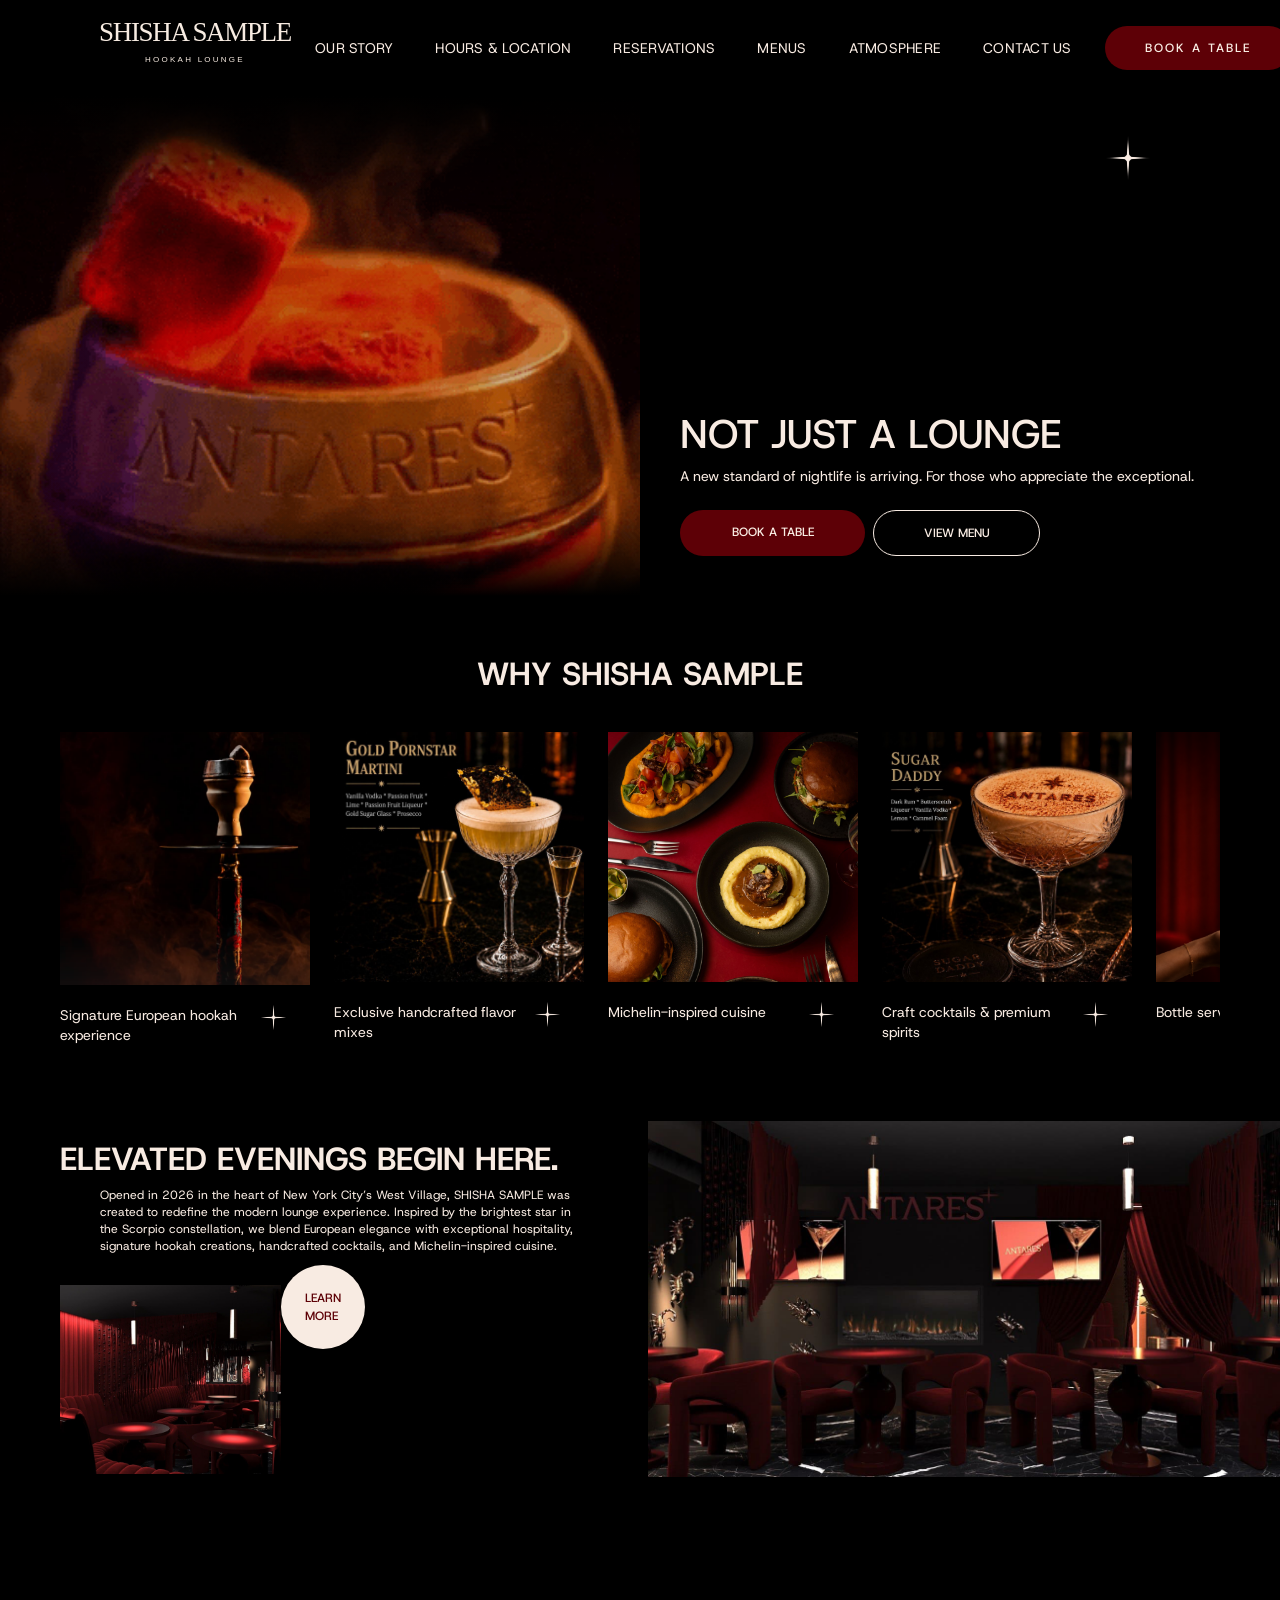
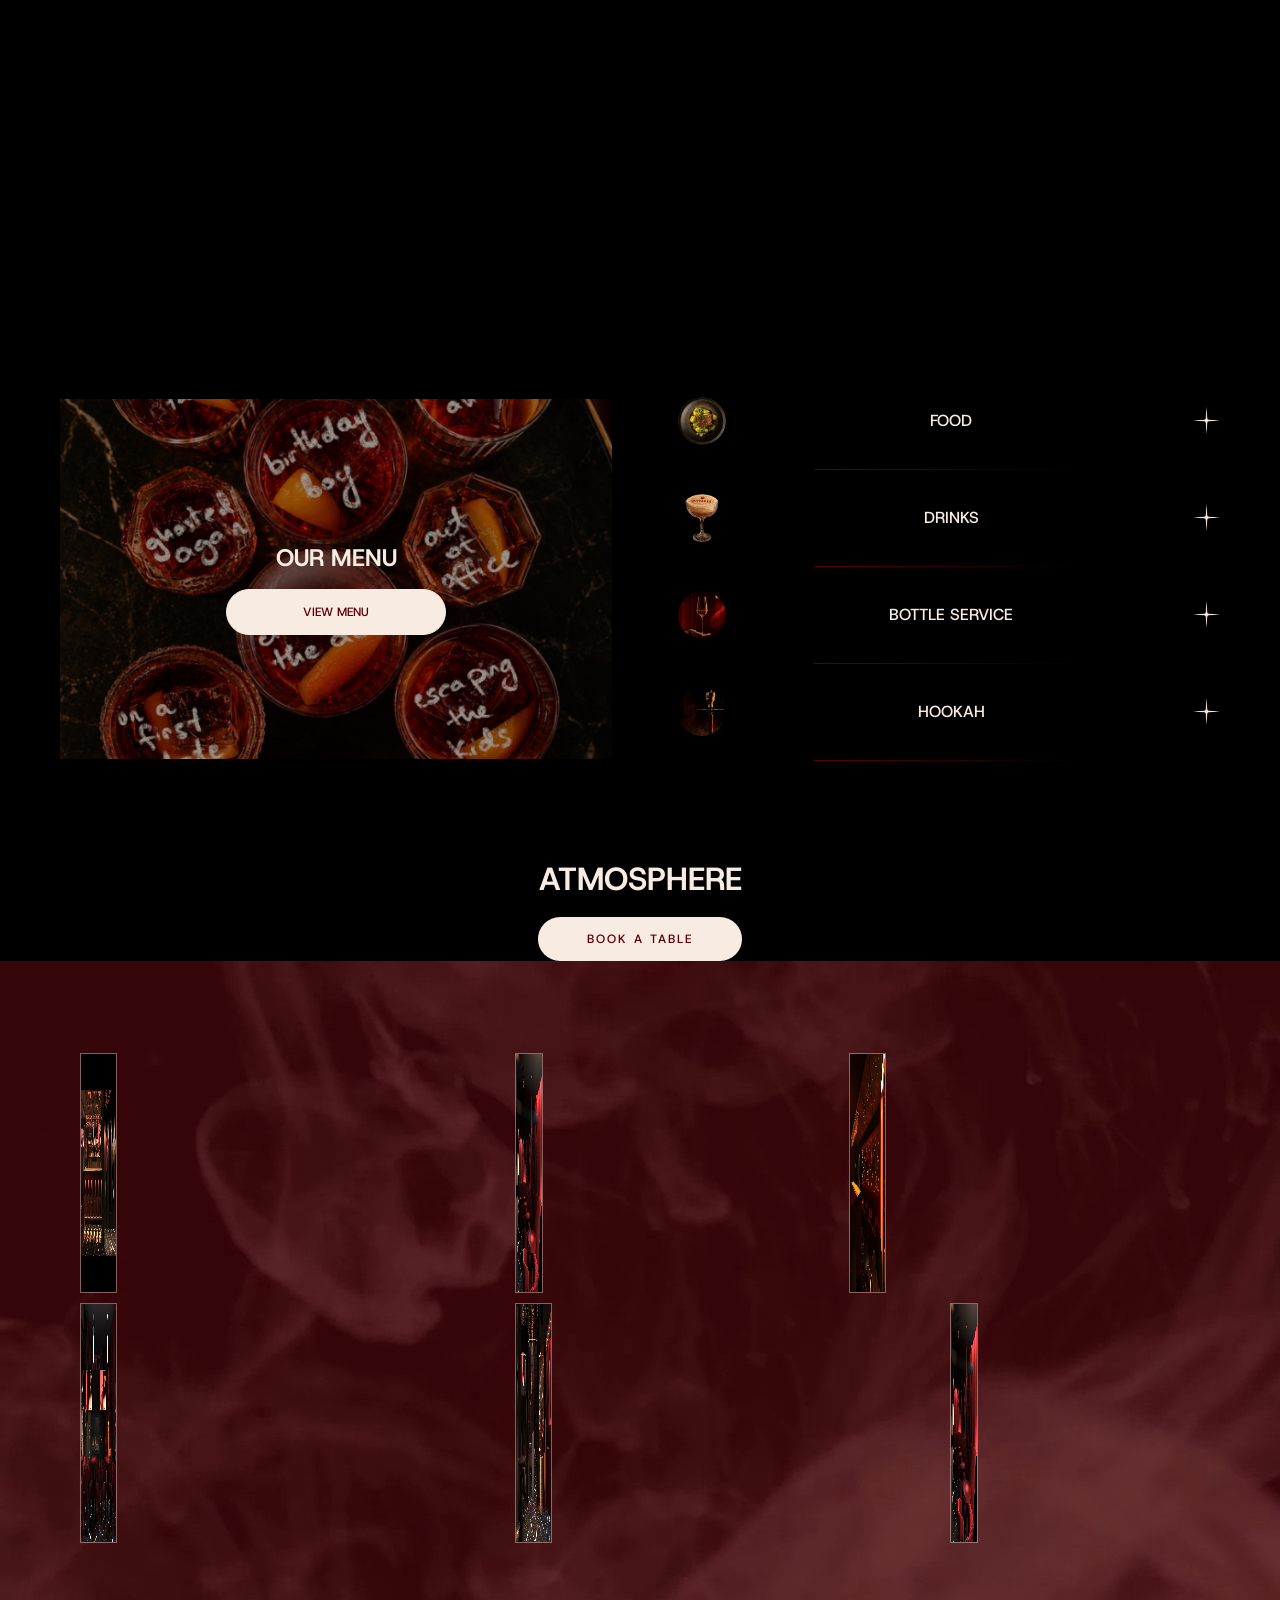
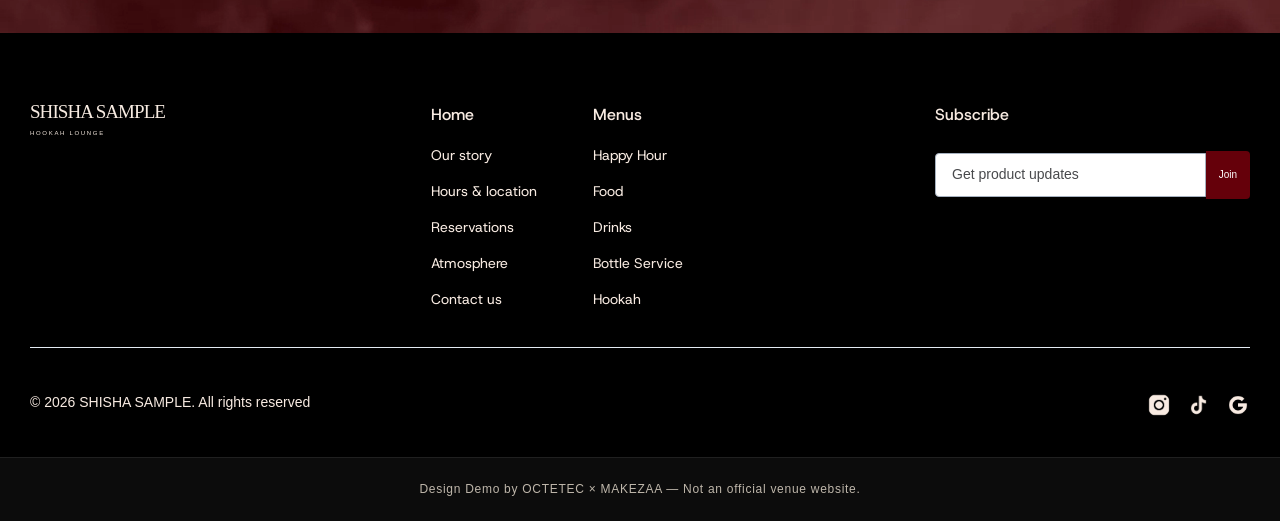
<file: index.html>
<!DOCTYPE html>
<html class=""><head><meta charset="utf-8"><title>SHISHA SAMPLE Lounge | Premium Hookah Lounge &amp; Cocktail Bar — Design Demo</title><meta content="Discover ANTARES Lounge — a premium hookah lounge with signature cocktails, curated menu, luxury atmosphere and unforgettable evenings. Book your table today." name="description"><meta content="ANTARES Lounge | Premium Hookah Lounge &amp; Cocktail Bar" name="twitter:title"><meta content="Discover ANTARES Lounge — a premium hookah lounge with signature cocktails, curated menu, luxury atmosphere and unforgettable evenings. Book your table today." name="twitter:description"><meta content="https://cdn.prod.website-files.com/6a50b91ccb858389987ef9f3/6a679e387210b2bc5e7c28f2_home.png" name="twitter:image"><meta content="width=device-width, initial-scale=1" name="viewport"><meta content="Webflow" name="generator"><link rel="stylesheet" href="css/reference-0.css"><link rel="stylesheet" href="css/index.css"><link rel="stylesheet" href="css/presentation.css"><script src="js/intro.js" data-design="antares"></script></head><body class="main-page-body" data-design="antares"><div class="demo-intro" aria-label="OCTETEC × MAKEZAA — A Premium Web Experience"><div class="intro-lockup"><div>OCTETEC <span>×</span> MAKEZAA</div><p>A Premium Web Experience</p><i></i></div></div><div class="navbar-section"><div data-animation="default" data-collapse="medium" data-duration="400" data-easing="ease" data-easing2="ease" role="banner" class="header w-nav"><div class="container-menu"><div class="navbar-wrapper"><a href="index.html" aria-current="page" class="logo w-nav-brand w--current"><span class="sample-wordmark img-logo" aria-label="SHISHA SAMPLE">SHISHA SAMPLE<span>HOOKAH LOUNGE</span></span></a><nav role="navigation" class="nav-menu-wrapper w-nav-menu"><ul role="list" class="nav-menu w-list-unstyled"><li class="list-item"><a href="our-story.html" class="nav-link">OUR STORY</a></li><li class="list-item"><a href="hours-location.html" class="nav-link">HOURS &amp; LOCATION </a></li><li class="list-item"><a href="booking-page.html" class="nav-link">RESERVATIONS</a></li><li class="list-item"><a href="menus.html" class="nav-link">MENUS</a></li><li class="list-item"><a href="atmosphere.html" class="nav-link">ATMOSPHERE </a></li><li class="list-item"><a href="contact-us.html" class="nav-link">CONTACT US </a></li></ul></nav><nav role="navigation" class="nav-menu-btn w-nav-menu"><ul role="list" class="nav-menu w-list-unstyled"><li class="mobile-margin-top-10"><div class="nav-button-wrapper"><a href="#demo-dialog" class="btn-nav w-button" data-demo-action="Reserve a table">BOOK A TABLE</a></div></li></ul></nav><button class="menu-btn-mob w-nav-button" type="button" aria-label="Open menu" aria-expanded="false"><span></span><span></span></button></div></div></div></div><section class="page-wrapper"><section class="main-screen"><div class="video-layout"></div><div class="container"><img src="assets/images/eee4448469-6a55294e084ce794260fced6_star-mokka.png" loading="lazy" alt="Decorative star color mokka" class="star-white"><div class="hero-wrapper-two"><h1 class="h1-hero">Not just a lounge</h1><p class="margin-bottom-24px">A new standard of nightlife is arriving. For those who appreciate the exceptional.</p><div class="bth-layout"><a href="#demo-dialog" class="btn-main w-button" data-demo-action="Reserve a table">Book a table</a><a href="menus.html" class="btn-secondary w-button">view menu</a></div></div></div></section><section class="why-us"><h2 class="h2 align-left center">WHY SHISHA SAMPLE</h2><div class="slider-why"><div class="why-content"><div class="group-2"><div class="w-layout-vflex v-why-us"><img src="assets/images/24cf686b44-6a60956e4df0819ae35e2d7e_______________2026-07-22_125737.png" loading="lazy" sizes="100vw" srcset="assets/images/a8c06fc222-6a60956e4df0819ae35e2d7e_______________2026-07-22_125737-p-500.png 500w, assets/images/24cf686b44-6a60956e4df0819ae35e2d7e_______________2026-07-22_125737.png 658w" alt="SHISHA SAMPLE lounge, food and drinks" class="image-why"><div class="why-us-item width-50"><h3 class="h3">Signature European hookah experience</h3><img src="assets/images/eee4448469-6a55294e084ce794260fced6_star-mokka.png" loading="lazy" alt="Decorative star color mokka" class="star-cherry"></div></div><div class="w-layout-vflex v-why-us"><img src="assets/images/5c709b9680-6a60969c4df0819ae35f1038_photo_2026-06-08_19-20-12.jpg" loading="lazy" sizes="100vw" srcset="assets/images/def9ba1426-6a60969c4df0819ae35f1038_photo_2026-06-08_19-20-12-p-500.jpg 500w, assets/images/8c09137461-6a60969c4df0819ae35f1038_photo_2026-06-08_19-20-12-p-800.jpg 800w, assets/images/5c709b9680-6a60969c4df0819ae35f1038_photo_2026-06-08_19-20-12.jpg 1024w" alt="SHISHA SAMPLE lounge, food and drinks" class="image-why"><div class="why-us-item width-50"><h3 class="h3">Exclusive handcrafted flavor mixes</h3><img src="assets/images/eee4448469-6a55294e084ce794260fced6_star-mokka.png" loading="lazy" alt="Decorative star color mokka" class="star-cherry"></div></div><div class="w-layout-vflex v-why-us"><img src="assets/images/26bbaa6c9d-6a6094db4df0819ae35dba06_food.jpg" loading="lazy" sizes="100vw" srcset="assets/images/b3b4589f13-6a6094db4df0819ae35dba06_food-p-500.jpg 500w, assets/images/ecab2f3a12-6a6094db4df0819ae35dba06_food-p-800.jpg 800w, assets/images/591ef679d6-6a6094db4df0819ae35dba06_food-p-1080.jpg 1080w, assets/images/b4f3a96f26-6a6094db4df0819ae35dba06_food-p-1600.jpg 1600w, assets/images/32c6c1d241-6a6094db4df0819ae35dba06_food-p-2000.jpg 2000w, assets/images/fceb78b054-6a6094db4df0819ae35dba06_food-p-2600.jpg 2600w, assets/images/2c1b6dfe7d-6a6094db4df0819ae35dba06_food-p-3200.jpg 3200w, assets/images/26bbaa6c9d-6a6094db4df0819ae35dba06_food.jpg 4000w" alt="SHISHA SAMPLE lounge, food and drinks" class="image-why"><div class="why-us-item width-50"><h3 class="h3">Michelin-inspired cuisine</h3><img src="assets/images/eee4448469-6a55294e084ce794260fced6_star-mokka.png" loading="lazy" alt="Decorative star color mokka" class="star-cherry"></div></div><div class="w-layout-vflex v-why-us"><img src="assets/images/5ed79c393d-6a609e17074fa9d4786a1811_photo_2026-06-08_19-20-10.jpg" loading="lazy" sizes="100vw" srcset="assets/images/83a278912d-6a609e17074fa9d4786a1811_photo_2026-06-08_19-20-10-p-500.jpg 500w, assets/images/2d1883ab2d-6a609e17074fa9d4786a1811_photo_2026-06-08_19-20-10-p-800.jpg 800w, assets/images/3caca6a0eb-6a609e17074fa9d4786a1811_photo_2026-06-08_19-20-10-p-1080.jpg 1080w, assets/images/5ed79c393d-6a609e17074fa9d4786a1811_photo_2026-06-08_19-20-10.jpg 1185w" alt="SHISHA SAMPLE lounge, food and drinks" class="image-why"><div class="why-us-item width-50"><h3 class="h3">Craft cocktails &amp; premium spirits</h3><img src="assets/images/eee4448469-6a55294e084ce794260fced6_star-mokka.png" loading="lazy" alt="Decorative star color mokka" class="star-cherry"></div></div><div class="w-layout-vflex v-why-us"><img src="assets/images/f43adcacb2-6a6096de80defad14868ae89_______________2026-07-22_130857.png" loading="lazy" sizes="100vw" srcset="assets/images/4a8ee62d22-6a6096de80defad14868ae89_______________2026-07-22_130857-p-500.png 500w, assets/images/f43adcacb2-6a6096de80defad14868ae89_______________2026-07-22_130857.png 765w" alt="SHISHA SAMPLE lounge, food and drinks" class="image-why"><div class="why-us-item width-50"><h3 class="h3">Bottle service</h3><img src="assets/images/eee4448469-6a55294e084ce794260fced6_star-mokka.png" loading="lazy" alt="Decorative star color mokka" class="star-cherry"></div></div><div class="w-layout-vflex v-why-us"><img src="assets/images/99ccf8bb4a-6a6097d16244770225d6cce3_photo_2026-05-20_11-14-21.jpg" loading="lazy" sizes="100vw" srcset="assets/images/15c888402a-6a6097d16244770225d6cce3_photo_2026-05-20_11-14-21-p-500.jpg 500w, assets/images/99ccf8bb4a-6a6097d16244770225d6cce3_photo_2026-05-20_11-14-21.jpg 720w" alt="SHISHA SAMPLE lounge, food and drinks" class="image-why"><div class="why-us-item width-50"><h3 class="h3">Elegant, intimate atmosphere</h3><img src="assets/images/eee4448469-6a55294e084ce794260fced6_star-mokka.png" loading="lazy" alt="Decorative star color mokka" class="star-cherry"></div></div><div class="w-layout-vflex v-why-us"><img src="assets/images/3254b0aa74-6a6096636244770225d59ed7_______________2026-07-22_125718.png" loading="lazy" sizes="100vw" srcset="assets/images/3740d02024-6a6096636244770225d59ed7_______________2026-07-22_125718-p-500.png 500w, assets/images/3254b0aa74-6a6096636244770225d59ed7_______________2026-07-22_125718.png 731w" alt="SHISHA SAMPLE lounge, food and drinks" class="image-why"><div class="why-us-item width-50"><h3 class="h3">Expert hookah specialists</h3><img src="assets/images/eee4448469-6a55294e084ce794260fced6_star-mokka.png" loading="lazy" alt="Decorative star color mokka" class="star-cherry"></div></div><div class="w-layout-vflex v-why-us"><img src="assets/images/2bf121a9a1-6a6097f33463e6574c55459f_photo_2026-05-23_10-18-21.jpg" loading="lazy" sizes="100vw" srcset="assets/images/f8a1e96868-6a6097f33463e6574c55459f_photo_2026-05-23_10-18-21-p-500.jpg 500w, assets/images/ad9fb54097-6a6097f33463e6574c55459f_photo_2026-05-23_10-18-21-p-800.jpg 800w, assets/images/2bf121a9a1-6a6097f33463e6574c55459f_photo_2026-05-23_10-18-21.jpg 1080w" alt="SHISHA SAMPLE lounge, food and drinks" class="image-why"><div class="why-us-item width-50"><h3 class="h3">Located in the heart of West Village, NYC</h3><img src="assets/images/eee4448469-6a55294e084ce794260fced6_star-mokka.png" loading="lazy" alt="Decorative star color mokka" class="star-cherry"></div></div></div><div class="group-2"><div class="w-layout-vflex v-why-us"><img src="assets/images/24cf686b44-6a60956e4df0819ae35e2d7e_______________2026-07-22_125737.png" loading="lazy" sizes="100vw" srcset="assets/images/a8c06fc222-6a60956e4df0819ae35e2d7e_______________2026-07-22_125737-p-500.png 500w, assets/images/24cf686b44-6a60956e4df0819ae35e2d7e_______________2026-07-22_125737.png 658w" alt="SHISHA SAMPLE lounge, food and drinks" class="image-why"><div class="why-us-item width-50"><h3 class="h3">Signature European hookah experience</h3><img src="assets/images/eee4448469-6a55294e084ce794260fced6_star-mokka.png" loading="lazy" alt="Decorative star color mokka" class="star-cherry"></div></div><div class="w-layout-vflex v-why-us"><img src="assets/images/5c709b9680-6a60969c4df0819ae35f1038_photo_2026-06-08_19-20-12.jpg" loading="lazy" sizes="100vw" srcset="assets/images/def9ba1426-6a60969c4df0819ae35f1038_photo_2026-06-08_19-20-12-p-500.jpg 500w, assets/images/8c09137461-6a60969c4df0819ae35f1038_photo_2026-06-08_19-20-12-p-800.jpg 800w, assets/images/5c709b9680-6a60969c4df0819ae35f1038_photo_2026-06-08_19-20-12.jpg 1024w" alt="SHISHA SAMPLE lounge, food and drinks" class="image-why"><div class="why-us-item width-50"><h3 class="h3">Exclusive handcrafted flavor mixes</h3><img src="assets/images/eee4448469-6a55294e084ce794260fced6_star-mokka.png" loading="lazy" alt="Decorative star color mokka" class="star-cherry"></div></div><div class="w-layout-vflex v-why-us"><img src="assets/images/26bbaa6c9d-6a6094db4df0819ae35dba06_food.jpg" loading="lazy" sizes="100vw" srcset="assets/images/b3b4589f13-6a6094db4df0819ae35dba06_food-p-500.jpg 500w, assets/images/ecab2f3a12-6a6094db4df0819ae35dba06_food-p-800.jpg 800w, assets/images/591ef679d6-6a6094db4df0819ae35dba06_food-p-1080.jpg 1080w, assets/images/b4f3a96f26-6a6094db4df0819ae35dba06_food-p-1600.jpg 1600w, assets/images/32c6c1d241-6a6094db4df0819ae35dba06_food-p-2000.jpg 2000w, assets/images/fceb78b054-6a6094db4df0819ae35dba06_food-p-2600.jpg 2600w, assets/images/2c1b6dfe7d-6a6094db4df0819ae35dba06_food-p-3200.jpg 3200w, assets/images/26bbaa6c9d-6a6094db4df0819ae35dba06_food.jpg 4000w" alt="SHISHA SAMPLE lounge, food and drinks" class="image-why"><div class="why-us-item width-50"><h3 class="h3">Michelin-inspired cuisine</h3><img src="assets/images/eee4448469-6a55294e084ce794260fced6_star-mokka.png" loading="lazy" alt="Decorative star color mokka" class="star-cherry"></div></div><div class="w-layout-vflex v-why-us"><img src="assets/images/5ed79c393d-6a609e17074fa9d4786a1811_photo_2026-06-08_19-20-10.jpg" loading="lazy" sizes="100vw" srcset="assets/images/83a278912d-6a609e17074fa9d4786a1811_photo_2026-06-08_19-20-10-p-500.jpg 500w, assets/images/2d1883ab2d-6a609e17074fa9d4786a1811_photo_2026-06-08_19-20-10-p-800.jpg 800w, assets/images/3caca6a0eb-6a609e17074fa9d4786a1811_photo_2026-06-08_19-20-10-p-1080.jpg 1080w, assets/images/5ed79c393d-6a609e17074fa9d4786a1811_photo_2026-06-08_19-20-10.jpg 1185w" alt="SHISHA SAMPLE lounge, food and drinks" class="image-why"><div class="why-us-item width-50"><h3 class="h3">Craft cocktails &amp; premium spirits</h3><img src="assets/images/eee4448469-6a55294e084ce794260fced6_star-mokka.png" loading="lazy" alt="Decorative star color mokka" class="star-cherry"></div></div><div class="w-layout-vflex v-why-us"><img src="assets/images/f43adcacb2-6a6096de80defad14868ae89_______________2026-07-22_130857.png" loading="lazy" sizes="100vw" srcset="assets/images/4a8ee62d22-6a6096de80defad14868ae89_______________2026-07-22_130857-p-500.png 500w, assets/images/f43adcacb2-6a6096de80defad14868ae89_______________2026-07-22_130857.png 765w" alt="SHISHA SAMPLE lounge, food and drinks" class="image-why"><div class="why-us-item width-50"><h3 class="h3">Bottle service</h3><img src="assets/images/eee4448469-6a55294e084ce794260fced6_star-mokka.png" loading="lazy" alt="Decorative star color mokka" class="star-cherry"></div></div><div class="w-layout-vflex v-why-us"><img src="assets/images/99ccf8bb4a-6a6097d16244770225d6cce3_photo_2026-05-20_11-14-21.jpg" loading="lazy" sizes="100vw" srcset="assets/images/15c888402a-6a6097d16244770225d6cce3_photo_2026-05-20_11-14-21-p-500.jpg 500w, assets/images/99ccf8bb4a-6a6097d16244770225d6cce3_photo_2026-05-20_11-14-21.jpg 720w" alt="SHISHA SAMPLE lounge, food and drinks" class="image-why"><div class="why-us-item width-50"><h3 class="h3">Elegant, intimate atmosphere</h3><img src="assets/images/eee4448469-6a55294e084ce794260fced6_star-mokka.png" loading="lazy" alt="Decorative star color mokka" class="star-cherry"></div></div><div class="w-layout-vflex v-why-us"><img src="assets/images/3254b0aa74-6a6096636244770225d59ed7_______________2026-07-22_125718.png" loading="lazy" sizes="100vw" srcset="assets/images/3740d02024-6a6096636244770225d59ed7_______________2026-07-22_125718-p-500.png 500w, assets/images/3254b0aa74-6a6096636244770225d59ed7_______________2026-07-22_125718.png 731w" alt="SHISHA SAMPLE lounge, food and drinks" class="image-why"><div class="why-us-item width-50"><h3 class="h3">Expert hookah specialists</h3><img src="assets/images/eee4448469-6a55294e084ce794260fced6_star-mokka.png" loading="lazy" alt="Decorative star color mokka" class="star-cherry"></div></div><div class="w-layout-vflex v-why-us"><img src="assets/images/2bf121a9a1-6a6097f33463e6574c55459f_photo_2026-05-23_10-18-21.jpg" loading="lazy" sizes="100vw" srcset="assets/images/f8a1e96868-6a6097f33463e6574c55459f_photo_2026-05-23_10-18-21-p-500.jpg 500w, assets/images/ad9fb54097-6a6097f33463e6574c55459f_photo_2026-05-23_10-18-21-p-800.jpg 800w, assets/images/2bf121a9a1-6a6097f33463e6574c55459f_photo_2026-05-23_10-18-21.jpg 1080w" alt="SHISHA SAMPLE lounge, food and drinks" class="image-why"><div class="why-us-item width-50"><h3 class="h3">Located in the heart of West Village, NYC</h3><img src="assets/images/eee4448469-6a55294e084ce794260fced6_star-mokka.png" loading="lazy" alt="Decorative star color mokka" class="star-cherry"></div></div></div></div><div class="embed-slider w-embed"></div></div></section><section class="about-us"><div class="about-layout"><h2 class="h2"><strong class="bold-style">Elevated Evenings Begin Here.</strong></h2><p class="paragraph-16px">Opened in 2026 in the heart of New York City’s West Village, SHISHA SAMPLE was created to redefine the modern lounge experience. Inspired by the brightest star in the Scorpio constellation, we blend European elegance with exceptional hospitality, signature hookah creations, handcrafted cocktails, and Michelin-inspired cuisine.</p><img src="assets/images/7dc2189011-6a5fcc3aa68246d53ae6a9de_IMG_2231.jpg" loading="lazy" sizes="100vw" srcset="assets/images/9b5bd038ef-6a5fcc3aa68246d53ae6a9de_IMG_2231-p-500.jpg 500w, assets/images/9f4cf10774-6a5fcc3aa68246d53ae6a9de_IMG_2231-p-800.jpg 800w, assets/images/fa8122d21b-6a5fcc3aa68246d53ae6a9de_IMG_2231-p-1080.jpg 1080w, assets/images/7dc2189011-6a5fcc3aa68246d53ae6a9de_IMG_2231.jpg 1263w" alt="Elegant lounge room with red lighting and comfortable seating at SHISHA SAMPLE Lounge" class="img-2"><a href="our-story.html" class="btn-learn-more w-button">LEARN <br>MORE</a></div><div id="w-node-_1ea8b0ae-b183-94ca-dd9b-9f57f5af9734-987efb35" class="imade-layout"><img src="assets/images/93bc14b7de-6a5fcc3a3751be0d5a3ba4d1_IMG_2229.jpg" loading="lazy" width="640" sizes="(max-width: 767px) 100vw, 640px" alt="Main lounge room with elegant seating and ambient lighting at SHISHA SAMPLE Lounge" srcset="assets/images/07289d3678-6a5fcc3a3751be0d5a3ba4d1_IMG_2229-p-500.jpg 500w, assets/images/a921747073-6a5fcc3a3751be0d5a3ba4d1_IMG_2229-p-800.jpg 800w, assets/images/d21838fb49-6a5fcc3a3751be0d5a3ba4d1_IMG_2229-p-1080.jpg 1080w, assets/images/93bc14b7de-6a5fcc3a3751be0d5a3ba4d1_IMG_2229.jpg 1280w" class="img-1"></div></section><section class="bg-image"><div data-poster-url="assets/images/d036505dd9-d8b83dd5bbb4c3907e0c_hf_20260721_131855_98129b67-59a1-4678-9f29-7153992d1dbf_poster.0000000.jpg" data-wf-ignore="true" class="background-video no-boder w-background-video w-background-video-atom"><video id="0be6424e-4a7c-5ec3-3a7f-e7f07a3f924a-video" autoplay="" loop="" style="background-image:url(&quot;assets/images/d036505dd9-d8b83dd5bbb4c3907e0c_hf_20260721_131855_98129b67-59a1-4678-9f29-7153992d1dbf_poster.0000000.jpg&quot;)" muted="" playsinline="" data-wf-ignore="true" data-object-fit="cover" poster="assets/images/d036505dd9-d8b83dd5bbb4c3907e0c_hf_20260721_131855_98129b67-59a1-4678-9f29-7153992d1dbf_poster.0000000.jpg" preload="metadata"><source src="assets/media/120586846f-6a5fd8b83dd5bbb4c3907e0c_hf_20260721_131855_98129b67-59a1-4678-9f29-7153992d1dbf_mp4.mp4" data-wf-ignore="true"><source src="assets/media/2da109f441-6a5fd8b83dd5bbb4c3907e0c_hf_20260721_131855_98129b67-59a1-4678-9f29-7153992d1dbf_webm.webm" data-wf-ignore="true"></video></div></section><section class="menu-main-page"><div class="category-wrapper"><div class="left-content-menu"><h3 class="heading-4">OUR MENU</h3><a href="menus.html" class="btn-secondary width-40 fill w-button">view menu</a></div><div class="category-list"><a href="menus.html#food" class="category-item w-inline-block"><div class="h-category"><div class="w-layout-hflex layout-text"><img src="assets/images/2b868baad6-6a5d0a193a372fa8a1e58b3c_food.png" loading="lazy" sizes="100vw" srcset="assets/images/f2b274689d-6a5d0a193a372fa8a1e58b3c_food-p-500.png 500w, assets/images/2b868baad6-6a5d0a193a372fa8a1e58b3c_food.png 540w" alt="" class="small-img-categoty"></div><p class="h3-menu">FOOD</p><img src="assets/images/eee4448469-6a55294e084ce794260fced6_star-mokka.png" loading="lazy" alt="Decorative star color mokka" class="star-cherry align-right"></div><div class="divider-red"></div></a><a href="menus.html#drinks" class="category-item w-inline-block"><div class="h-category"><div class="w-layout-hflex layout-text"><img src="assets/images/bccc6c1b10-6a5d09d1cf5561baa2f39dd4_SUGAR_DADDY.png" loading="lazy" sizes="100vw" srcset="assets/images/0cb600c7c6-6a5d09d1cf5561baa2f39dd4_SUGAR_DADDY-p-500.png 500w, assets/images/bccc6c1b10-6a5d09d1cf5561baa2f39dd4_SUGAR_DADDY.png 540w" alt="Sugar Daddy signature cocktail with vanilla, caramel and dark rum at SHISHA SAMPLE Lounge" class="small-img-categoty"></div><p class="h3-menu">DRINKS</p><img src="assets/images/eee4448469-6a55294e084ce794260fced6_star-mokka.png" loading="lazy" alt="Decorative star color mokka" class="star-cherry align-right"></div><div class="divider-red"></div></a><a href="menus.html#bottle" class="category-item w-inline-block"><div class="h-category"><img src="assets/images/f43adcacb2-6a6096de80defad14868ae89_______________2026-07-22_130857.png" loading="lazy" sizes="100vw" srcset="assets/images/4a8ee62d22-6a6096de80defad14868ae89_______________2026-07-22_130857-p-500.png 500w, assets/images/f43adcacb2-6a6096de80defad14868ae89_______________2026-07-22_130857.png 765w" alt="Bottle service
" class="small-img-categoty"><p class="h3-menu">BOTTLE SERVICE</p><img src="assets/images/eee4448469-6a55294e084ce794260fced6_star-mokka.png" loading="lazy" alt="Decorative star color mokka" class="star-cherry align-right"></div><div class="divider-red"></div></a><a href="menus.html#hookan" class="category-item w-inline-block"><div class="h-category"><img src="assets/images/24cf686b44-6a60956e4df0819ae35e2d7e_______________2026-07-22_125737.png" loading="lazy" sizes="100vw" srcset="assets/images/a8c06fc222-6a60956e4df0819ae35e2d7e_______________2026-07-22_125737-p-500.png 500w, assets/images/24cf686b44-6a60956e4df0819ae35e2d7e_______________2026-07-22_125737.png 658w" alt="Signature European hookah experience
" class="small-img-categoty"><p class="h3-menu">HOOKAH</p><img src="assets/images/eee4448469-6a55294e084ce794260fced6_star-mokka.png" loading="lazy" alt="Decorative star color mokka" class="star-cherry align-right"></div><div class="divider-red"></div></a></div></div></section><div class="wrapper"><h1 class="h2 align-center">ATMOSPHERE</h1><a href="#demo-dialog" class="btn-nav width-16 w-button" data-demo-action="Reserve a table">BOOK A TABLE</a></div><section class="atmosphere-block"><div class="slider-photo-stories margin-20"><div class="content-images"><div class="group-1"><a href="assets/images/69f6f29de6-6a5fcc3ab1c6d466fe90fcfe_IMG_2232.jpg" data-gallery="true" aria-label="View lounge photograph"><img src="assets/images/69f6f29de6-6a5fcc3ab1c6d466fe90fcfe_IMG_2232.jpg" loading="eager" sizes="100vw" srcset="assets/images/6b95246aae-6a5fcc3ab1c6d466fe90fcfe_IMG_2232-p-500.jpg 500w, assets/images/61a6e07f12-6a5fcc3ab1c6d466fe90fcfe_IMG_2232-p-800.jpg 800w, assets/images/bace4ce7e2-6a5fcc3ab1c6d466fe90fcfe_IMG_2232-p-1080.jpg 1080w, assets/images/69f6f29de6-6a5fcc3ab1c6d466fe90fcfe_IMG_2232.jpg 1280w" alt="SHISHA SAMPLE lounge interior" class="image-social-media"></a><a href="assets/images/79aba85329-6a5fcc3aec3b2d3ff968a1cf_IMG_2230.jpg" data-gallery="true" aria-label="View lounge photograph"><img src="assets/images/79aba85329-6a5fcc3aec3b2d3ff968a1cf_IMG_2230.jpg" loading="eager" sizes="100vw" srcset="assets/images/3aca0d7d83-6a5fcc3aec3b2d3ff968a1cf_IMG_2230-p-500.jpg 500w, assets/images/3b2fc473c7-6a5fcc3aec3b2d3ff968a1cf_IMG_2230-p-800.jpg 800w, assets/images/4700d5bd51-6a5fcc3aec3b2d3ff968a1cf_IMG_2230-p-1080.jpg 1080w, assets/images/79aba85329-6a5fcc3aec3b2d3ff968a1cf_IMG_2230.jpg 1280w" alt="SHISHA SAMPLE lounge interior" class="image-social-media"></a><a href="assets/images/f3b0d477ed-6a5fcc3ae46915ef7959a291_IMG_2235.jpg" data-gallery="true" aria-label="View lounge photograph"><img src="assets/images/f3b0d477ed-6a5fcc3ae46915ef7959a291_IMG_2235.jpg" loading="eager" sizes="100vw" srcset="assets/images/514c6bf93e-6a5fcc3ae46915ef7959a291_IMG_2235-p-500.jpg 500w, assets/images/5aebe3d37c-6a5fcc3ae46915ef7959a291_IMG_2235-p-800.jpg 800w, assets/images/ba3960a8e3-6a5fcc3ae46915ef7959a291_IMG_2235-p-1080.jpg 1080w, assets/images/f3b0d477ed-6a5fcc3ae46915ef7959a291_IMG_2235.jpg 1280w" alt="SHISHA SAMPLE lounge interior" class="image-social-media"></a><a href="assets/images/7dc2189011-6a5fcc3aa68246d53ae6a9de_IMG_2231.jpg" data-gallery="true" aria-label="View lounge photograph"><img src="assets/images/7dc2189011-6a5fcc3aa68246d53ae6a9de_IMG_2231.jpg" loading="eager" sizes="100vw" srcset="assets/images/9b5bd038ef-6a5fcc3aa68246d53ae6a9de_IMG_2231-p-500.jpg 500w, assets/images/9f4cf10774-6a5fcc3aa68246d53ae6a9de_IMG_2231-p-800.jpg 800w, assets/images/fa8122d21b-6a5fcc3aa68246d53ae6a9de_IMG_2231-p-1080.jpg 1080w, assets/images/7dc2189011-6a5fcc3aa68246d53ae6a9de_IMG_2231.jpg 1263w" alt="SHISHA SAMPLE lounge interior" class="image-social-media"></a><a href="assets/images/07166933c9-6a5fcc3a5d6fda5d29640fc5_IMG_2233.jpg" data-gallery="true" aria-label="View lounge photograph"><img src="assets/images/07166933c9-6a5fcc3a5d6fda5d29640fc5_IMG_2233.jpg" loading="eager" sizes="100vw" srcset="assets/images/71691e0926-6a5fcc3a5d6fda5d29640fc5_IMG_2233-p-500.jpg 500w, assets/images/0781888d75-6a5fcc3a5d6fda5d29640fc5_IMG_2233-p-800.jpg 800w, assets/images/e24c463837-6a5fcc3a5d6fda5d29640fc5_IMG_2233-p-1080.jpg 1080w, assets/images/07166933c9-6a5fcc3a5d6fda5d29640fc5_IMG_2233.jpg 1280w" alt="SHISHA SAMPLE lounge interior" class="image-social-media"></a><a href="assets/images/93bc14b7de-6a5fcc3a3751be0d5a3ba4d1_IMG_2229.jpg" data-gallery="true" aria-label="View lounge photograph"><img src="assets/images/93bc14b7de-6a5fcc3a3751be0d5a3ba4d1_IMG_2229.jpg" loading="eager" sizes="100vw" srcset="assets/images/07289d3678-6a5fcc3a3751be0d5a3ba4d1_IMG_2229-p-500.jpg 500w, assets/images/a921747073-6a5fcc3a3751be0d5a3ba4d1_IMG_2229-p-800.jpg 800w, assets/images/d21838fb49-6a5fcc3a3751be0d5a3ba4d1_IMG_2229-p-1080.jpg 1080w, assets/images/93bc14b7de-6a5fcc3a3751be0d5a3ba4d1_IMG_2229.jpg 1280w" alt="SHISHA SAMPLE lounge interior" class="image-social-media"></a><a href="assets/images/430b13f251-6a5fcc3add29249e0141a335_IMG_2236.jpg" data-gallery="true" aria-label="View lounge photograph"><img src="assets/images/430b13f251-6a5fcc3add29249e0141a335_IMG_2236.jpg" loading="eager" sizes="100vw" srcset="assets/images/bc2b565049-6a5fcc3add29249e0141a335_IMG_2236-p-500.jpg 500w, assets/images/dd6b69673b-6a5fcc3add29249e0141a335_IMG_2236-p-800.jpg 800w, assets/images/a632c64ace-6a5fcc3add29249e0141a335_IMG_2236-p-1080.jpg 1080w, assets/images/430b13f251-6a5fcc3add29249e0141a335_IMG_2236.jpg 1280w" alt="SHISHA SAMPLE lounge interior" class="image-social-media"></a><a href="assets/images/056d94b110-6a5fed1d38905372a2d4bd71_photo_2026-05-23_10-18-21.jpg" data-gallery="true" aria-label="View lounge photograph"><img src="assets/images/056d94b110-6a5fed1d38905372a2d4bd71_photo_2026-05-23_10-18-21.jpg" loading="eager" sizes="100vw" srcset="assets/images/53d6c90179-6a5fed1d38905372a2d4bd71_photo_2026-05-23_10-18-21-p-500.jpg 500w, assets/images/6a47044576-6a5fed1d38905372a2d4bd71_photo_2026-05-23_10-18-21-p-800.jpg 800w, assets/images/e936d06aca-6a5fed1d38905372a2d4bd71_photo_2026-05-23_10-18-21-p-1080.jpg 1080w, assets/images/056d94b110-6a5fed1d38905372a2d4bd71_photo_2026-05-23_10-18-21.jpg 1248w" alt="SHISHA SAMPLE lounge interior" class="image-social-media"></a><a href="assets/images/f1b754f516-6a5fed1dc56351e0c580ebd9_photo_2026-06-23_22-36-55.jpg" data-gallery="true" aria-label="View lounge photograph"><img src="assets/images/f1b754f516-6a5fed1dc56351e0c580ebd9_photo_2026-06-23_22-36-55.jpg" loading="eager" sizes="100vw" srcset="assets/images/ffb8df3d0a-6a5fed1dc56351e0c580ebd9_photo_2026-06-23_22-36-55-p-500.jpg 500w, assets/images/00abe039b0-6a5fed1dc56351e0c580ebd9_photo_2026-06-23_22-36-55-p-800.jpg 800w, assets/images/282a542ede-6a5fed1dc56351e0c580ebd9_photo_2026-06-23_22-36-55-p-1080.jpg 1080w, assets/images/f1b754f516-6a5fed1dc56351e0c580ebd9_photo_2026-06-23_22-36-55.jpg 1273w" alt="SHISHA SAMPLE lounge interior" class="image-social-media"></a><a href="assets/images/a5cfaa654a-6a5fed1df1882500d7364c17_photo_2026-05-20_11-14-21.jpg" data-gallery="true" aria-label="View lounge photograph"><img src="assets/images/a5cfaa654a-6a5fed1df1882500d7364c17_photo_2026-05-20_11-14-21.jpg" loading="eager" sizes="100vw" srcset="assets/images/8d2b4efa43-6a5fed1df1882500d7364c17_photo_2026-05-20_11-14-21-p-500.jpg 500w, assets/images/dcffec3192-6a5fed1df1882500d7364c17_photo_2026-05-20_11-14-21-p-800.jpg 800w, assets/images/93cf2648f9-6a5fed1df1882500d7364c17_photo_2026-05-20_11-14-21-p-1080.jpg 1080w, assets/images/a5cfaa654a-6a5fed1df1882500d7364c17_photo_2026-05-20_11-14-21.jpg 1280w" alt="SHISHA SAMPLE lounge interior" class="image-social-media"></a><a href="assets/images/6e96a451c6-6a5fed1da539131b55e1429c_photo_2026-06-26_21-01-35__2_.jpg" data-gallery="true" aria-label="View lounge photograph"><img src="assets/images/6e96a451c6-6a5fed1da539131b55e1429c_photo_2026-06-26_21-01-35__2_.jpg" loading="eager" sizes="100vw" srcset="assets/images/153928af46-6a5fed1da539131b55e1429c_photo_2026-06-26_21-01-35__2_-p-500.jpg 500w, assets/images/7908ca7318-6a5fed1da539131b55e1429c_photo_2026-06-26_21-01-35__2_-p-800.jpg 800w, assets/images/3fe690eb91-6a5fed1da539131b55e1429c_photo_2026-06-26_21-01-35__2_-p-1080.jpg 1080w, assets/images/6e96a451c6-6a5fed1da539131b55e1429c_photo_2026-06-26_21-01-35__2_.jpg 1280w" alt="SHISHA SAMPLE lounge interior" class="image-social-media"></a><a href="assets/images/8fab5759db-6a5fed1dcf534cb65fc5bc59_photo_2026-06-26_21-01-35.jpg" data-gallery="true" aria-label="View lounge photograph"><img src="assets/images/8fab5759db-6a5fed1dcf534cb65fc5bc59_photo_2026-06-26_21-01-35.jpg" loading="eager" sizes="100vw" srcset="assets/images/383f123944-6a5fed1dcf534cb65fc5bc59_photo_2026-06-26_21-01-35-p-500.jpg 500w, assets/images/d8b88d9fe6-6a5fed1dcf534cb65fc5bc59_photo_2026-06-26_21-01-35-p-800.jpg 800w, assets/images/f920161cc9-6a5fed1dcf534cb65fc5bc59_photo_2026-06-26_21-01-35-p-1080.jpg 1080w, assets/images/8fab5759db-6a5fed1dcf534cb65fc5bc59_photo_2026-06-26_21-01-35.jpg 1280w" alt="SHISHA SAMPLE lounge interior" class="image-social-media"></a><a href="assets/images/93bc14b7de-6a5fcc3a3751be0d5a3ba4d1_IMG_2229.jpg" data-gallery="true" aria-label="View lounge photograph"><img src="assets/images/93bc14b7de-6a5fcc3a3751be0d5a3ba4d1_IMG_2229.jpg" loading="eager" sizes="100vw" srcset="assets/images/07289d3678-6a5fcc3a3751be0d5a3ba4d1_IMG_2229-p-500.jpg 500w, assets/images/a921747073-6a5fcc3a3751be0d5a3ba4d1_IMG_2229-p-800.jpg 800w, assets/images/d21838fb49-6a5fcc3a3751be0d5a3ba4d1_IMG_2229-p-1080.jpg 1080w, assets/images/93bc14b7de-6a5fcc3a3751be0d5a3ba4d1_IMG_2229.jpg 1280w" alt="SHISHA SAMPLE lounge interior" class="image-social-media"></a></div></div><div class="embed-slider w-embed"></div></div><div class="slider-photo-stories-right"><div class="content-images right"><div class="group-1"><a href="assets/images/93bc14b7de-6a5fcc3a3751be0d5a3ba4d1_IMG_2229.jpg" data-gallery="true" aria-label="View lounge photograph"><img src="assets/images/93bc14b7de-6a5fcc3a3751be0d5a3ba4d1_IMG_2229.jpg" loading="eager" sizes="100vw" srcset="assets/images/07289d3678-6a5fcc3a3751be0d5a3ba4d1_IMG_2229-p-500.jpg 500w, assets/images/a921747073-6a5fcc3a3751be0d5a3ba4d1_IMG_2229-p-800.jpg 800w, assets/images/d21838fb49-6a5fcc3a3751be0d5a3ba4d1_IMG_2229-p-1080.jpg 1080w, assets/images/93bc14b7de-6a5fcc3a3751be0d5a3ba4d1_IMG_2229.jpg 1280w" alt="SHISHA SAMPLE lounge interior" class="image-social-media"></a><a href="assets/images/07166933c9-6a5fcc3a5d6fda5d29640fc5_IMG_2233.jpg" data-gallery="true" aria-label="View lounge photograph"><img src="assets/images/07166933c9-6a5fcc3a5d6fda5d29640fc5_IMG_2233.jpg" loading="eager" sizes="100vw" srcset="assets/images/71691e0926-6a5fcc3a5d6fda5d29640fc5_IMG_2233-p-500.jpg 500w, assets/images/0781888d75-6a5fcc3a5d6fda5d29640fc5_IMG_2233-p-800.jpg 800w, assets/images/e24c463837-6a5fcc3a5d6fda5d29640fc5_IMG_2233-p-1080.jpg 1080w, assets/images/07166933c9-6a5fcc3a5d6fda5d29640fc5_IMG_2233.jpg 1280w" alt="SHISHA SAMPLE lounge interior" class="image-social-media"></a><a href="assets/images/79aba85329-6a5fcc3aec3b2d3ff968a1cf_IMG_2230.jpg" data-gallery="true" aria-label="View lounge photograph"><img src="assets/images/79aba85329-6a5fcc3aec3b2d3ff968a1cf_IMG_2230.jpg" loading="eager" sizes="100vw" srcset="assets/images/3aca0d7d83-6a5fcc3aec3b2d3ff968a1cf_IMG_2230-p-500.jpg 500w, assets/images/3b2fc473c7-6a5fcc3aec3b2d3ff968a1cf_IMG_2230-p-800.jpg 800w, assets/images/4700d5bd51-6a5fcc3aec3b2d3ff968a1cf_IMG_2230-p-1080.jpg 1080w, assets/images/79aba85329-6a5fcc3aec3b2d3ff968a1cf_IMG_2230.jpg 1280w" alt="SHISHA SAMPLE lounge interior" class="image-social-media"></a><a href="assets/images/430b13f251-6a5fcc3add29249e0141a335_IMG_2236.jpg" data-gallery="true" aria-label="View lounge photograph"><img src="assets/images/430b13f251-6a5fcc3add29249e0141a335_IMG_2236.jpg" loading="eager" sizes="100vw" srcset="assets/images/bc2b565049-6a5fcc3add29249e0141a335_IMG_2236-p-500.jpg 500w, assets/images/dd6b69673b-6a5fcc3add29249e0141a335_IMG_2236-p-800.jpg 800w, assets/images/a632c64ace-6a5fcc3add29249e0141a335_IMG_2236-p-1080.jpg 1080w, assets/images/430b13f251-6a5fcc3add29249e0141a335_IMG_2236.jpg 1280w" alt="SHISHA SAMPLE lounge interior" class="image-social-media"></a><a href="assets/images/7dc2189011-6a5fcc3aa68246d53ae6a9de_IMG_2231.jpg" data-gallery="true" aria-label="View lounge photograph"><img src="assets/images/7dc2189011-6a5fcc3aa68246d53ae6a9de_IMG_2231.jpg" loading="eager" sizes="100vw" srcset="assets/images/9b5bd038ef-6a5fcc3aa68246d53ae6a9de_IMG_2231-p-500.jpg 500w, assets/images/9f4cf10774-6a5fcc3aa68246d53ae6a9de_IMG_2231-p-800.jpg 800w, assets/images/fa8122d21b-6a5fcc3aa68246d53ae6a9de_IMG_2231-p-1080.jpg 1080w, assets/images/7dc2189011-6a5fcc3aa68246d53ae6a9de_IMG_2231.jpg 1263w" alt="SHISHA SAMPLE lounge interior" class="image-social-media"></a><a href="assets/images/f3b0d477ed-6a5fcc3ae46915ef7959a291_IMG_2235.jpg" data-gallery="true" aria-label="View lounge photograph"><img src="assets/images/f3b0d477ed-6a5fcc3ae46915ef7959a291_IMG_2235.jpg" loading="eager" sizes="100vw" srcset="assets/images/514c6bf93e-6a5fcc3ae46915ef7959a291_IMG_2235-p-500.jpg 500w, assets/images/5aebe3d37c-6a5fcc3ae46915ef7959a291_IMG_2235-p-800.jpg 800w, assets/images/ba3960a8e3-6a5fcc3ae46915ef7959a291_IMG_2235-p-1080.jpg 1080w, assets/images/f3b0d477ed-6a5fcc3ae46915ef7959a291_IMG_2235.jpg 1280w" alt="SHISHA SAMPLE lounge interior" class="image-social-media"></a><a href="assets/images/69f6f29de6-6a5fcc3ab1c6d466fe90fcfe_IMG_2232.jpg" data-gallery="true" aria-label="View lounge photograph"><img src="assets/images/69f6f29de6-6a5fcc3ab1c6d466fe90fcfe_IMG_2232.jpg" loading="eager" sizes="100vw" srcset="assets/images/6b95246aae-6a5fcc3ab1c6d466fe90fcfe_IMG_2232-p-500.jpg 500w, assets/images/61a6e07f12-6a5fcc3ab1c6d466fe90fcfe_IMG_2232-p-800.jpg 800w, assets/images/bace4ce7e2-6a5fcc3ab1c6d466fe90fcfe_IMG_2232-p-1080.jpg 1080w, assets/images/69f6f29de6-6a5fcc3ab1c6d466fe90fcfe_IMG_2232.jpg 1280w" alt="SHISHA SAMPLE lounge interior" class="image-social-media"></a><a href="assets/images/6e96a451c6-6a5fed1da539131b55e1429c_photo_2026-06-26_21-01-35__2_.jpg" data-gallery="true" aria-label="View lounge photograph"><img src="assets/images/6e96a451c6-6a5fed1da539131b55e1429c_photo_2026-06-26_21-01-35__2_.jpg" loading="eager" sizes="100vw" srcset="assets/images/153928af46-6a5fed1da539131b55e1429c_photo_2026-06-26_21-01-35__2_-p-500.jpg 500w, assets/images/7908ca7318-6a5fed1da539131b55e1429c_photo_2026-06-26_21-01-35__2_-p-800.jpg 800w, assets/images/3fe690eb91-6a5fed1da539131b55e1429c_photo_2026-06-26_21-01-35__2_-p-1080.jpg 1080w, assets/images/6e96a451c6-6a5fed1da539131b55e1429c_photo_2026-06-26_21-01-35__2_.jpg 1280w" alt="SHISHA SAMPLE lounge interior" class="image-social-media"></a><a href="assets/images/8fab5759db-6a5fed1dcf534cb65fc5bc59_photo_2026-06-26_21-01-35.jpg" data-gallery="true" aria-label="View lounge photograph"><img src="assets/images/8fab5759db-6a5fed1dcf534cb65fc5bc59_photo_2026-06-26_21-01-35.jpg" loading="eager" sizes="100vw" srcset="assets/images/383f123944-6a5fed1dcf534cb65fc5bc59_photo_2026-06-26_21-01-35-p-500.jpg 500w, assets/images/d8b88d9fe6-6a5fed1dcf534cb65fc5bc59_photo_2026-06-26_21-01-35-p-800.jpg 800w, assets/images/f920161cc9-6a5fed1dcf534cb65fc5bc59_photo_2026-06-26_21-01-35-p-1080.jpg 1080w, assets/images/8fab5759db-6a5fed1dcf534cb65fc5bc59_photo_2026-06-26_21-01-35.jpg 1280w" alt="SHISHA SAMPLE lounge interior" class="image-social-media"></a><a href="assets/images/056d94b110-6a5fed1d38905372a2d4bd71_photo_2026-05-23_10-18-21.jpg" data-gallery="true" aria-label="View lounge photograph"><img src="assets/images/056d94b110-6a5fed1d38905372a2d4bd71_photo_2026-05-23_10-18-21.jpg" loading="eager" sizes="100vw" srcset="assets/images/53d6c90179-6a5fed1d38905372a2d4bd71_photo_2026-05-23_10-18-21-p-500.jpg 500w, assets/images/6a47044576-6a5fed1d38905372a2d4bd71_photo_2026-05-23_10-18-21-p-800.jpg 800w, assets/images/e936d06aca-6a5fed1d38905372a2d4bd71_photo_2026-05-23_10-18-21-p-1080.jpg 1080w, assets/images/056d94b110-6a5fed1d38905372a2d4bd71_photo_2026-05-23_10-18-21.jpg 1248w" alt="SHISHA SAMPLE lounge interior" class="image-social-media"></a><a href="assets/images/f1b754f516-6a5fed1dc56351e0c580ebd9_photo_2026-06-23_22-36-55.jpg" data-gallery="true" aria-label="View lounge photograph"><img src="assets/images/f1b754f516-6a5fed1dc56351e0c580ebd9_photo_2026-06-23_22-36-55.jpg" loading="eager" sizes="100vw" srcset="assets/images/ffb8df3d0a-6a5fed1dc56351e0c580ebd9_photo_2026-06-23_22-36-55-p-500.jpg 500w, assets/images/00abe039b0-6a5fed1dc56351e0c580ebd9_photo_2026-06-23_22-36-55-p-800.jpg 800w, assets/images/282a542ede-6a5fed1dc56351e0c580ebd9_photo_2026-06-23_22-36-55-p-1080.jpg 1080w, assets/images/f1b754f516-6a5fed1dc56351e0c580ebd9_photo_2026-06-23_22-36-55.jpg 1273w" alt="SHISHA SAMPLE lounge interior" class="image-social-media"></a><a href="assets/images/6e96a451c6-6a5fed1da539131b55e1429c_photo_2026-06-26_21-01-35__2_.jpg" data-gallery="true" aria-label="View lounge photograph"><img src="assets/images/6e96a451c6-6a5fed1da539131b55e1429c_photo_2026-06-26_21-01-35__2_.jpg" loading="eager" sizes="100vw" srcset="assets/images/153928af46-6a5fed1da539131b55e1429c_photo_2026-06-26_21-01-35__2_-p-500.jpg 500w, assets/images/7908ca7318-6a5fed1da539131b55e1429c_photo_2026-06-26_21-01-35__2_-p-800.jpg 800w, assets/images/3fe690eb91-6a5fed1da539131b55e1429c_photo_2026-06-26_21-01-35__2_-p-1080.jpg 1080w, assets/images/6e96a451c6-6a5fed1da539131b55e1429c_photo_2026-06-26_21-01-35__2_.jpg 1280w" alt="SHISHA SAMPLE lounge interior" class="image-social-media"></a><a href="assets/images/a5cfaa654a-6a5fed1df1882500d7364c17_photo_2026-05-20_11-14-21.jpg" data-gallery="true" aria-label="View lounge photograph"><img src="assets/images/a5cfaa654a-6a5fed1df1882500d7364c17_photo_2026-05-20_11-14-21.jpg" loading="eager" sizes="100vw" srcset="assets/images/8d2b4efa43-6a5fed1df1882500d7364c17_photo_2026-05-20_11-14-21-p-500.jpg 500w, assets/images/dcffec3192-6a5fed1df1882500d7364c17_photo_2026-05-20_11-14-21-p-800.jpg 800w, assets/images/93cf2648f9-6a5fed1df1882500d7364c17_photo_2026-05-20_11-14-21-p-1080.jpg 1080w, assets/images/a5cfaa654a-6a5fed1df1882500d7364c17_photo_2026-05-20_11-14-21.jpg 1280w" alt="SHISHA SAMPLE lounge interior" class="image-social-media"></a></div></div><div class="embed-slider w-embed">


</div></div><div data-poster-url="assets/images/ab13dd1e05-6a5fe20ffc2a9ae8e9d5753a_video__1__poster.0000000.jpg" data-wf-ignore="true" class="video-bg w-background-video w-background-video-atom"><video id="3b1fba03-761c-cf02-e039-71bafb02d1fe-video" autoplay="" loop="" style="background-image:url(&quot;assets/images/ab13dd1e05-6a5fe20ffc2a9ae8e9d5753a_video__1__poster.0000000.jpg&quot;)" muted="" playsinline="" data-wf-ignore="true" data-object-fit="cover" poster="assets/images/ab13dd1e05-6a5fe20ffc2a9ae8e9d5753a_video__1__poster.0000000.jpg" preload="metadata"><source src="assets/media/3ac81ca866-6a5fe20ffc2a9ae8e9d5753a_video__1__mp4.mp4" data-wf-ignore="true"><source src="assets/media/b939b23e0a-6a5fe20ffc2a9ae8e9d5753a_video__1__webm.webm" data-wf-ignore="true"></video></div></section><section class="footer section"><h1 class="heading-footer">SHISHA SAMPLE</h1><div class="footer-wrapper-two"><a href="#" class="footer-brand w-inline-block"><span class="sample-wordmark logo-footer" aria-label="SHISHA SAMPLE">SHISHA SAMPLE<span>HOOKAH LOUNGE</span></span></a><div class="w-layout-hflex h-block-footer"><div class="footer-block-two"><a href="index.html" aria-current="page" class="footer-title w--current">Home</a><a href="our-story.html" class="footer-link-two">Our story</a><a href="hours-location.html" class="footer-link-two">Hours &amp; location</a><a href="booking-page.html" class="footer-link-two">Reservations</a><a href="atmosphere.html" class="footer-link-two">Atmosphere</a><a href="contact-us.html" class="footer-link-two">Contact us</a></div><div class="footer-block-two"><a href="menus.html" class="footer-title">Menus</a><a href="menus.html#happy-hour" class="footer-link-two">Happy Hour</a><a href="menus.html#food" class="footer-link-two">Food</a><a href="menus.html#drinks" class="footer-link-two">Drinks</a><a href="menus.html#bottle" class="footer-link-two">Bottle Service</a><a href="menus.html#hookan" class="footer-link-two">Hookah</a></div></div><div class="footer-form w-form"><form id="wf-form-Footer-Form" name="wf-form-Footer-Form" method="get" class="footer-form-container" data-local-form="true"><div class="footer-title">Subscribe</div><div class="footer-form-block"><input class="footer-form-field w-input" maxlength="256" name="Footer-Email" data-name="Footer Email" aria-label="Get product updates" placeholder="Get product updates" type="email" id="Footer-Email" required=""><input type="submit" data-wait="Please wait..." class="footer-form-submit w-button" value="Join" aria-label="Join"></div></form><div class="w-form-done"><div>Thank you! Your submission has been received!</div></div><div class="w-form-fail"><div>Oops! Something went wrong while submitting the form.</div></div></div></div><div class="footer-divider-two"></div><div class="footer-bottom"><div class="footer-copyright">© 2026 SHISHA SAMPLE. All rights reserved</div><div class="footer-social-block-two"><div class="social-media"><a href="#demo-dialog" class="footer-social-link margin-10 w-inline-block" data-demo-action="Demo preview"><img loading="lazy" src="assets/images/e7c0025d89-6a60e9aa46db3e71b34908ea_griddy-icons_instagram-filled.png" alt="instagram-icon" class="inst"></a><a href="#demo-dialog" class="footer-social-link margin-10 w-inline-block" data-demo-action="Demo preview"><img loading="lazy" src="assets/images/2a7e508c67-6a60e8bd97876a5c0582ce95_ic_outline-tiktok.png" alt="tik-tok-icon" class="inst"></a><a href="#demo-dialog" class="footer-social-link margin-10 w-inline-block" data-demo-action="Demo preview"><img loading="lazy" src="assets/images/d21b394f37-6a60e96265b0c6cdeff39bb5_griddy-icons_google-filled.png" alt="google-icon" class="inst"></a></div></div></div></section></section>

<p class="demo-credit">Design Demo by OCTETEC × MAKEZAA — Not an official venue website.</p><dialog id="demo-dialog" class="demo-dialog" aria-labelledby="dialog-title"><button type="button" class="dialog-close" aria-label="Close dialog">×</button><div class="dialog-body"></div></dialog><dialog id="gallery-dialog" class="gallery-dialog" aria-label="Image gallery"><button type="button" class="gallery-close" aria-label="Close gallery">×</button><button type="button" class="gallery-prev" aria-label="Previous image">‹</button><figure><img alt=""><figcaption></figcaption></figure><button type="button" class="gallery-next" aria-label="Next image">›</button></dialog><script src="js/site.js" defer=""></script></body></html>
</file>
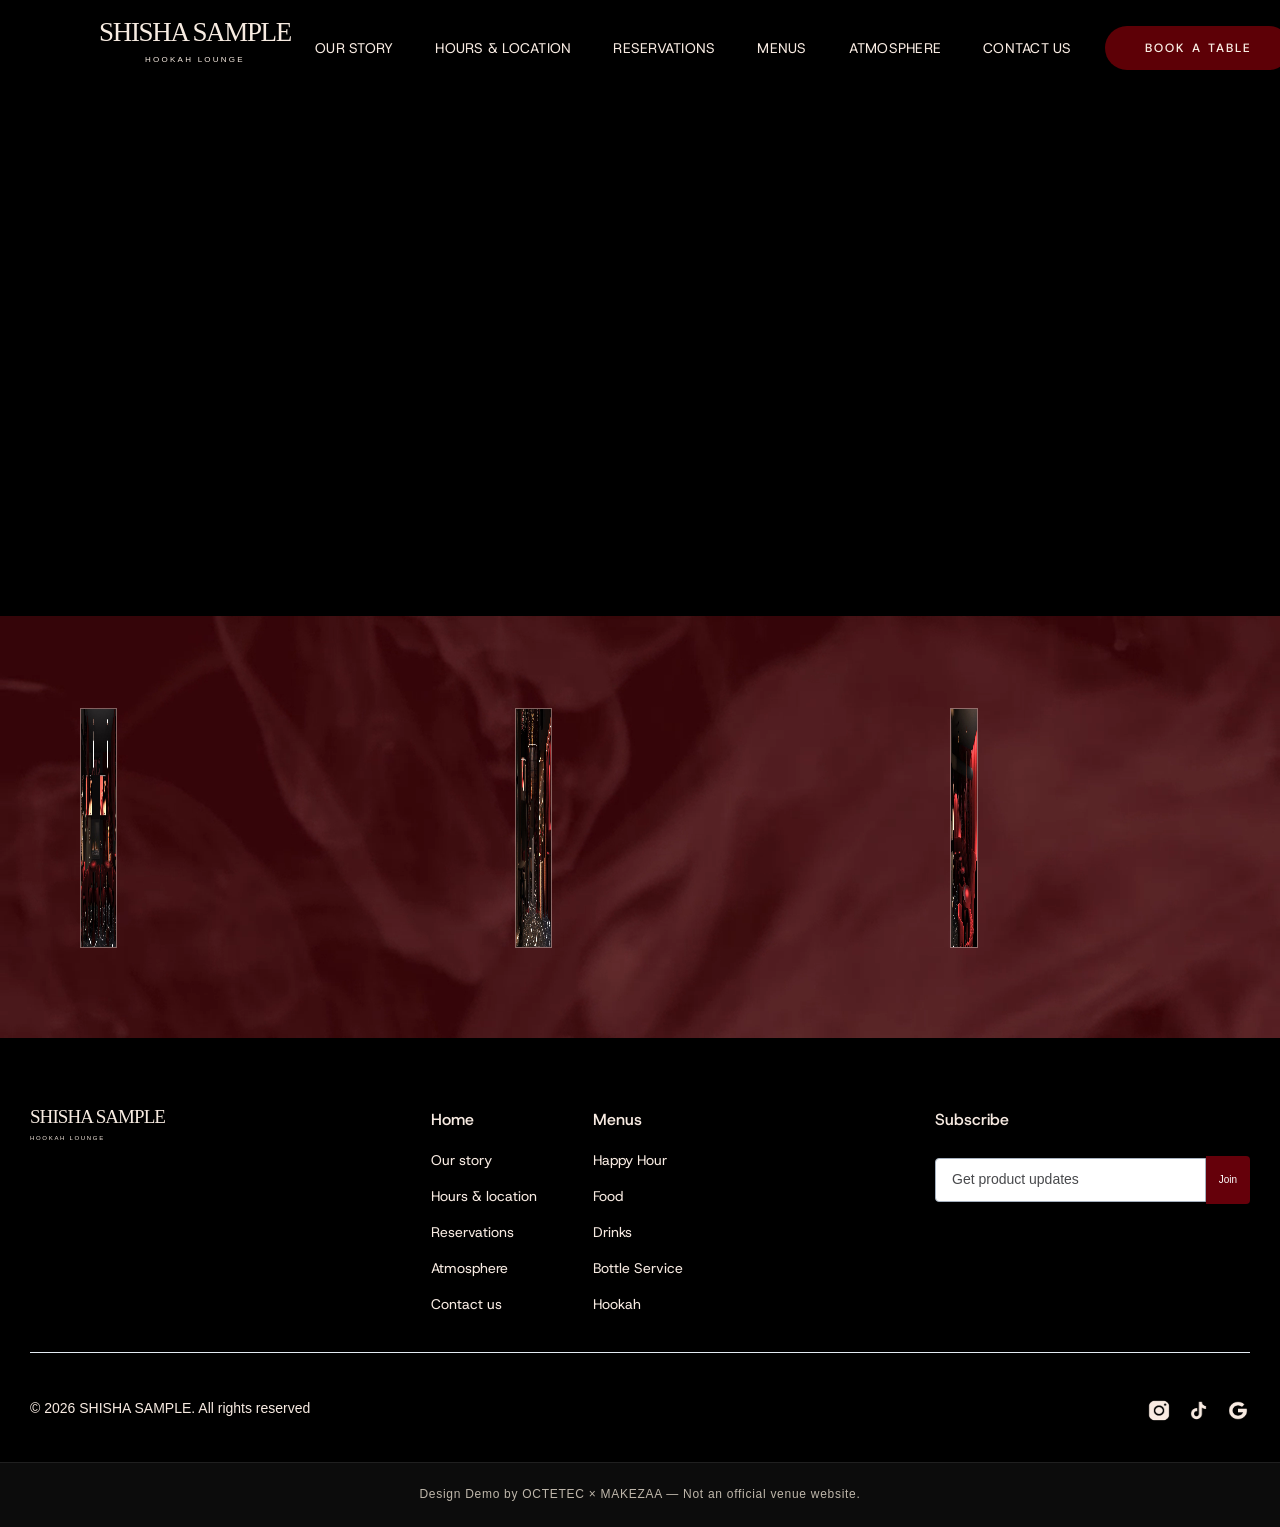
<file: atmosphere.html>
<!DOCTYPE html>
<html class=""><head><meta charset="utf-8"><title>Atmosphere &amp; Gallery | SHISHA SAMPLE Lounge Experience — Design Demo</title><meta content="Explore the atmosphere of ANTARES Lounge through our gallery featuring luxury interiors, hookah moments, cocktails and unforgettable evenings." name="description"><meta content="Atmosphere &amp; Gallery | ANTARES Lounge Experience" name="twitter:title"><meta content="Explore the atmosphere of ANTARES Lounge through our gallery featuring luxury interiors, hookah moments, cocktails and unforgettable evenings." name="twitter:description"><meta content="width=device-width, initial-scale=1" name="viewport"><meta content="Webflow" name="generator"><link rel="stylesheet" href="css/reference-0.css"><link rel="stylesheet" href="css/atmosphere.css"><link rel="stylesheet" href="css/presentation.css"><script src="js/intro.js" data-design="antares"></script></head><body class="atmosphere-page" data-design="antares"><div class="demo-intro" aria-label="OCTETEC × MAKEZAA — A Premium Web Experience"><div class="intro-lockup"><div>OCTETEC <span>×</span> MAKEZAA</div><p>A Premium Web Experience</p><i></i></div></div><div class="navbar-section"><div data-animation="default" data-collapse="medium" data-duration="400" data-easing="ease" data-easing2="ease" role="banner" class="header w-nav"><div class="container-menu"><div class="navbar-wrapper"><a href="index.html" class="logo w-nav-brand"><span class="sample-wordmark img-logo" aria-label="SHISHA SAMPLE">SHISHA SAMPLE<span>HOOKAH LOUNGE</span></span></a><nav role="navigation" class="nav-menu-wrapper w-nav-menu"><ul role="list" class="nav-menu w-list-unstyled"><li class="list-item"><a href="our-story.html" class="nav-link">OUR STORY</a></li><li class="list-item"><a href="hours-location.html" class="nav-link">HOURS &amp; LOCATION </a></li><li class="list-item"><a href="booking-page.html" class="nav-link">RESERVATIONS</a></li><li class="list-item"><a href="menus.html" class="nav-link">MENUS</a></li><li class="list-item"><a href="atmosphere.html" aria-current="page" class="nav-link w--current">ATMOSPHERE </a></li><li class="list-item"><a href="contact-us.html" class="nav-link">CONTACT US </a></li></ul></nav><nav role="navigation" class="nav-menu-btn w-nav-menu"><ul role="list" class="nav-menu w-list-unstyled"><li class="mobile-margin-top-10"><div class="nav-button-wrapper"><a href="#demo-dialog" class="btn-nav w-button" data-demo-action="Reserve a table">BOOK A TABLE</a></div></li></ul></nav><button class="menu-btn-mob w-nav-button" type="button" aria-label="Open menu" aria-expanded="false"><span></span><span></span></button></div></div></div></div><section class="page-wrapper"><section class="bg-image"><div data-poster-url="assets/images/d036505dd9-d8b83dd5bbb4c3907e0c_hf_20260721_131855_98129b67-59a1-4678-9f29-7153992d1dbf_poster.0000000.jpg" data-wf-ignore="true" class="background-video no-boder w-background-video w-background-video-atom"><video id="226e086e-ef9b-3416-c453-b68373724769-video" autoplay="" loop="" style="background-image:url(&quot;assets/images/d036505dd9-d8b83dd5bbb4c3907e0c_hf_20260721_131855_98129b67-59a1-4678-9f29-7153992d1dbf_poster.0000000.jpg&quot;)" muted="" playsinline="" data-wf-ignore="true" data-object-fit="cover" poster="assets/images/d036505dd9-d8b83dd5bbb4c3907e0c_hf_20260721_131855_98129b67-59a1-4678-9f29-7153992d1dbf_poster.0000000.jpg" preload="metadata"><source src="assets/media/120586846f-6a5fd8b83dd5bbb4c3907e0c_hf_20260721_131855_98129b67-59a1-4678-9f29-7153992d1dbf_mp4.mp4" data-wf-ignore="true"><source src="assets/media/2da109f441-6a5fd8b83dd5bbb4c3907e0c_hf_20260721_131855_98129b67-59a1-4678-9f29-7153992d1dbf_webm.webm" data-wf-ignore="true"></video></div></section><section class="map-section"><div class="inst-feed w-embed w-script"><!-- Elfsight Instagram Feed | ANTARES -->

<div class="elfsight-app-a85e407c-66f0-4e57-a7c7-48bace83b8be" data-elfsight-app-lazy=""></div></div></section><section class="atmosphere-block"><div class="slider-photo-stories margin-20"><div class="content-images"><div class="group-1"><a href="assets/images/93bc14b7de-6a5fcc3a3751be0d5a3ba4d1_IMG_2229.jpg" data-gallery="true" aria-label="View lounge photograph"><img src="assets/images/93bc14b7de-6a5fcc3a3751be0d5a3ba4d1_IMG_2229.jpg" loading="lazy" sizes="(max-width: 1279px) 100vw, 1280px" srcset="assets/images/07289d3678-6a5fcc3a3751be0d5a3ba4d1_IMG_2229-p-500.jpg 500w, assets/images/a921747073-6a5fcc3a3751be0d5a3ba4d1_IMG_2229-p-800.jpg 800w, assets/images/d21838fb49-6a5fcc3a3751be0d5a3ba4d1_IMG_2229-p-1080.jpg 1080w, assets/images/93bc14b7de-6a5fcc3a3751be0d5a3ba4d1_IMG_2229.jpg 1280w" alt="SHISHA SAMPLE lounge interior" class="image-social-media"></a><a href="assets/images/07166933c9-6a5fcc3a5d6fda5d29640fc5_IMG_2233.jpg" data-gallery="true" aria-label="View lounge photograph"><img src="assets/images/07166933c9-6a5fcc3a5d6fda5d29640fc5_IMG_2233.jpg" loading="lazy" sizes="(max-width: 1279px) 100vw, 1280px" srcset="assets/images/71691e0926-6a5fcc3a5d6fda5d29640fc5_IMG_2233-p-500.jpg 500w, assets/images/0781888d75-6a5fcc3a5d6fda5d29640fc5_IMG_2233-p-800.jpg 800w, assets/images/e24c463837-6a5fcc3a5d6fda5d29640fc5_IMG_2233-p-1080.jpg 1080w, assets/images/07166933c9-6a5fcc3a5d6fda5d29640fc5_IMG_2233.jpg 1280w" alt="SHISHA SAMPLE lounge interior" class="image-social-media"></a><a href="assets/images/79aba85329-6a5fcc3aec3b2d3ff968a1cf_IMG_2230.jpg" data-gallery="true" aria-label="View lounge photograph"><img src="assets/images/79aba85329-6a5fcc3aec3b2d3ff968a1cf_IMG_2230.jpg" loading="lazy" sizes="100vw" srcset="assets/images/3aca0d7d83-6a5fcc3aec3b2d3ff968a1cf_IMG_2230-p-500.jpg 500w, assets/images/3b2fc473c7-6a5fcc3aec3b2d3ff968a1cf_IMG_2230-p-800.jpg 800w, assets/images/4700d5bd51-6a5fcc3aec3b2d3ff968a1cf_IMG_2230-p-1080.jpg 1080w, assets/images/79aba85329-6a5fcc3aec3b2d3ff968a1cf_IMG_2230.jpg 1280w" alt="SHISHA SAMPLE lounge interior" class="image-social-media"></a><a href="assets/images/430b13f251-6a5fcc3add29249e0141a335_IMG_2236.jpg" data-gallery="true" aria-label="View lounge photograph"><img src="assets/images/430b13f251-6a5fcc3add29249e0141a335_IMG_2236.jpg" loading="lazy" sizes="(max-width: 1279px) 100vw, 1280px" srcset="assets/images/bc2b565049-6a5fcc3add29249e0141a335_IMG_2236-p-500.jpg 500w, assets/images/dd6b69673b-6a5fcc3add29249e0141a335_IMG_2236-p-800.jpg 800w, assets/images/a632c64ace-6a5fcc3add29249e0141a335_IMG_2236-p-1080.jpg 1080w, assets/images/430b13f251-6a5fcc3add29249e0141a335_IMG_2236.jpg 1280w" alt="SHISHA SAMPLE lounge interior" class="image-social-media"></a><a href="assets/images/7dc2189011-6a5fcc3aa68246d53ae6a9de_IMG_2231.jpg" data-gallery="true" aria-label="View lounge photograph"><img src="assets/images/7dc2189011-6a5fcc3aa68246d53ae6a9de_IMG_2231.jpg" loading="lazy" sizes="100vw" srcset="assets/images/9b5bd038ef-6a5fcc3aa68246d53ae6a9de_IMG_2231-p-500.jpg 500w, assets/images/9f4cf10774-6a5fcc3aa68246d53ae6a9de_IMG_2231-p-800.jpg 800w, assets/images/fa8122d21b-6a5fcc3aa68246d53ae6a9de_IMG_2231-p-1080.jpg 1080w, assets/images/7dc2189011-6a5fcc3aa68246d53ae6a9de_IMG_2231.jpg 1263w" alt="SHISHA SAMPLE lounge interior" class="image-social-media"></a><a href="assets/images/f3b0d477ed-6a5fcc3ae46915ef7959a291_IMG_2235.jpg" data-gallery="true" aria-label="View lounge photograph"><img src="assets/images/f3b0d477ed-6a5fcc3ae46915ef7959a291_IMG_2235.jpg" loading="lazy" sizes="(max-width: 1279px) 100vw, 1280px" srcset="assets/images/514c6bf93e-6a5fcc3ae46915ef7959a291_IMG_2235-p-500.jpg 500w, assets/images/5aebe3d37c-6a5fcc3ae46915ef7959a291_IMG_2235-p-800.jpg 800w, assets/images/ba3960a8e3-6a5fcc3ae46915ef7959a291_IMG_2235-p-1080.jpg 1080w, assets/images/f3b0d477ed-6a5fcc3ae46915ef7959a291_IMG_2235.jpg 1280w" alt="SHISHA SAMPLE lounge interior" class="image-social-media"></a><a href="assets/images/69f6f29de6-6a5fcc3ab1c6d466fe90fcfe_IMG_2232.jpg" data-gallery="true" aria-label="View lounge photograph"><img src="assets/images/69f6f29de6-6a5fcc3ab1c6d466fe90fcfe_IMG_2232.jpg" loading="lazy" sizes="(max-width: 1279px) 100vw, 1280px" srcset="assets/images/6b95246aae-6a5fcc3ab1c6d466fe90fcfe_IMG_2232-p-500.jpg 500w, assets/images/61a6e07f12-6a5fcc3ab1c6d466fe90fcfe_IMG_2232-p-800.jpg 800w, assets/images/bace4ce7e2-6a5fcc3ab1c6d466fe90fcfe_IMG_2232-p-1080.jpg 1080w, assets/images/69f6f29de6-6a5fcc3ab1c6d466fe90fcfe_IMG_2232.jpg 1280w" alt="SHISHA SAMPLE lounge interior" class="image-social-media"></a><a href="assets/images/6e96a451c6-6a5fed1da539131b55e1429c_photo_2026-06-26_21-01-35__2_.jpg" data-gallery="true" aria-label="View lounge photograph"><img src="assets/images/6e96a451c6-6a5fed1da539131b55e1429c_photo_2026-06-26_21-01-35__2_.jpg" loading="lazy" sizes="100vw" srcset="assets/images/153928af46-6a5fed1da539131b55e1429c_photo_2026-06-26_21-01-35__2_-p-500.jpg 500w, assets/images/7908ca7318-6a5fed1da539131b55e1429c_photo_2026-06-26_21-01-35__2_-p-800.jpg 800w, assets/images/3fe690eb91-6a5fed1da539131b55e1429c_photo_2026-06-26_21-01-35__2_-p-1080.jpg 1080w, assets/images/6e96a451c6-6a5fed1da539131b55e1429c_photo_2026-06-26_21-01-35__2_.jpg 1280w" alt="SHISHA SAMPLE lounge interior" class="image-social-media"></a><a href="assets/images/8fab5759db-6a5fed1dcf534cb65fc5bc59_photo_2026-06-26_21-01-35.jpg" data-gallery="true" aria-label="View lounge photograph"><img src="assets/images/8fab5759db-6a5fed1dcf534cb65fc5bc59_photo_2026-06-26_21-01-35.jpg" loading="lazy" sizes="(max-width: 1279px) 100vw, 1280px" srcset="assets/images/383f123944-6a5fed1dcf534cb65fc5bc59_photo_2026-06-26_21-01-35-p-500.jpg 500w, assets/images/d8b88d9fe6-6a5fed1dcf534cb65fc5bc59_photo_2026-06-26_21-01-35-p-800.jpg 800w, assets/images/f920161cc9-6a5fed1dcf534cb65fc5bc59_photo_2026-06-26_21-01-35-p-1080.jpg 1080w, assets/images/8fab5759db-6a5fed1dcf534cb65fc5bc59_photo_2026-06-26_21-01-35.jpg 1280w" alt="SHISHA SAMPLE lounge interior" class="image-social-media"></a><a href="assets/images/056d94b110-6a5fed1d38905372a2d4bd71_photo_2026-05-23_10-18-21.jpg" data-gallery="true" aria-label="View lounge photograph"><img src="assets/images/056d94b110-6a5fed1d38905372a2d4bd71_photo_2026-05-23_10-18-21.jpg" loading="lazy" sizes="100vw" srcset="assets/images/53d6c90179-6a5fed1d38905372a2d4bd71_photo_2026-05-23_10-18-21-p-500.jpg 500w, assets/images/6a47044576-6a5fed1d38905372a2d4bd71_photo_2026-05-23_10-18-21-p-800.jpg 800w, assets/images/e936d06aca-6a5fed1d38905372a2d4bd71_photo_2026-05-23_10-18-21-p-1080.jpg 1080w, assets/images/056d94b110-6a5fed1d38905372a2d4bd71_photo_2026-05-23_10-18-21.jpg 1248w" alt="SHISHA SAMPLE lounge interior" class="image-social-media"></a><a href="assets/images/f1b754f516-6a5fed1dc56351e0c580ebd9_photo_2026-06-23_22-36-55.jpg" data-gallery="true" aria-label="View lounge photograph"><img src="assets/images/f1b754f516-6a5fed1dc56351e0c580ebd9_photo_2026-06-23_22-36-55.jpg" loading="lazy" sizes="100vw" srcset="assets/images/ffb8df3d0a-6a5fed1dc56351e0c580ebd9_photo_2026-06-23_22-36-55-p-500.jpg 500w, assets/images/00abe039b0-6a5fed1dc56351e0c580ebd9_photo_2026-06-23_22-36-55-p-800.jpg 800w, assets/images/282a542ede-6a5fed1dc56351e0c580ebd9_photo_2026-06-23_22-36-55-p-1080.jpg 1080w, assets/images/f1b754f516-6a5fed1dc56351e0c580ebd9_photo_2026-06-23_22-36-55.jpg 1273w" alt="SHISHA SAMPLE lounge interior" class="image-social-media"></a><a href="assets/images/6e96a451c6-6a5fed1da539131b55e1429c_photo_2026-06-26_21-01-35__2_.jpg" data-gallery="true" aria-label="View lounge photograph"><img src="assets/images/6e96a451c6-6a5fed1da539131b55e1429c_photo_2026-06-26_21-01-35__2_.jpg" loading="lazy" sizes="100vw" srcset="assets/images/153928af46-6a5fed1da539131b55e1429c_photo_2026-06-26_21-01-35__2_-p-500.jpg 500w, assets/images/7908ca7318-6a5fed1da539131b55e1429c_photo_2026-06-26_21-01-35__2_-p-800.jpg 800w, assets/images/3fe690eb91-6a5fed1da539131b55e1429c_photo_2026-06-26_21-01-35__2_-p-1080.jpg 1080w, assets/images/6e96a451c6-6a5fed1da539131b55e1429c_photo_2026-06-26_21-01-35__2_.jpg 1280w" alt="SHISHA SAMPLE lounge interior" class="image-social-media"></a><a href="assets/images/a5cfaa654a-6a5fed1df1882500d7364c17_photo_2026-05-20_11-14-21.jpg" data-gallery="true" aria-label="View lounge photograph"><img src="assets/images/a5cfaa654a-6a5fed1df1882500d7364c17_photo_2026-05-20_11-14-21.jpg" loading="lazy" sizes="(max-width: 1279px) 100vw, 1280px" srcset="assets/images/8d2b4efa43-6a5fed1df1882500d7364c17_photo_2026-05-20_11-14-21-p-500.jpg 500w, assets/images/dcffec3192-6a5fed1df1882500d7364c17_photo_2026-05-20_11-14-21-p-800.jpg 800w, assets/images/93cf2648f9-6a5fed1df1882500d7364c17_photo_2026-05-20_11-14-21-p-1080.jpg 1080w, assets/images/a5cfaa654a-6a5fed1df1882500d7364c17_photo_2026-05-20_11-14-21.jpg 1280w" alt="SHISHA SAMPLE lounge interior" class="image-social-media"></a></div><div class="group-1"><a href="assets/images/69f6f29de6-6a5fcc3ab1c6d466fe90fcfe_IMG_2232.jpg" data-gallery="true" aria-label="View lounge photograph"><img src="assets/images/69f6f29de6-6a5fcc3ab1c6d466fe90fcfe_IMG_2232.jpg" loading="lazy" sizes="(max-width: 1279px) 100vw, 1280px" srcset="assets/images/6b95246aae-6a5fcc3ab1c6d466fe90fcfe_IMG_2232-p-500.jpg 500w, assets/images/61a6e07f12-6a5fcc3ab1c6d466fe90fcfe_IMG_2232-p-800.jpg 800w, assets/images/bace4ce7e2-6a5fcc3ab1c6d466fe90fcfe_IMG_2232-p-1080.jpg 1080w, assets/images/69f6f29de6-6a5fcc3ab1c6d466fe90fcfe_IMG_2232.jpg 1280w" alt="SHISHA SAMPLE lounge interior" class="image-social-media"></a><a href="assets/images/79aba85329-6a5fcc3aec3b2d3ff968a1cf_IMG_2230.jpg" data-gallery="true" aria-label="View lounge photograph"><img src="assets/images/79aba85329-6a5fcc3aec3b2d3ff968a1cf_IMG_2230.jpg" loading="lazy" sizes="100vw" srcset="assets/images/3aca0d7d83-6a5fcc3aec3b2d3ff968a1cf_IMG_2230-p-500.jpg 500w, assets/images/3b2fc473c7-6a5fcc3aec3b2d3ff968a1cf_IMG_2230-p-800.jpg 800w, assets/images/4700d5bd51-6a5fcc3aec3b2d3ff968a1cf_IMG_2230-p-1080.jpg 1080w, assets/images/79aba85329-6a5fcc3aec3b2d3ff968a1cf_IMG_2230.jpg 1280w" alt="SHISHA SAMPLE lounge interior" class="image-social-media"></a><a href="assets/images/f3b0d477ed-6a5fcc3ae46915ef7959a291_IMG_2235.jpg" data-gallery="true" aria-label="View lounge photograph"><img src="assets/images/f3b0d477ed-6a5fcc3ae46915ef7959a291_IMG_2235.jpg" loading="lazy" sizes="(max-width: 1279px) 100vw, 1280px" srcset="assets/images/514c6bf93e-6a5fcc3ae46915ef7959a291_IMG_2235-p-500.jpg 500w, assets/images/5aebe3d37c-6a5fcc3ae46915ef7959a291_IMG_2235-p-800.jpg 800w, assets/images/ba3960a8e3-6a5fcc3ae46915ef7959a291_IMG_2235-p-1080.jpg 1080w, assets/images/f3b0d477ed-6a5fcc3ae46915ef7959a291_IMG_2235.jpg 1280w" alt="SHISHA SAMPLE lounge interior" class="image-social-media"></a><a href="assets/images/7dc2189011-6a5fcc3aa68246d53ae6a9de_IMG_2231.jpg" data-gallery="true" aria-label="View lounge photograph"><img src="assets/images/7dc2189011-6a5fcc3aa68246d53ae6a9de_IMG_2231.jpg" loading="lazy" sizes="100vw" srcset="assets/images/9b5bd038ef-6a5fcc3aa68246d53ae6a9de_IMG_2231-p-500.jpg 500w, assets/images/9f4cf10774-6a5fcc3aa68246d53ae6a9de_IMG_2231-p-800.jpg 800w, assets/images/fa8122d21b-6a5fcc3aa68246d53ae6a9de_IMG_2231-p-1080.jpg 1080w, assets/images/7dc2189011-6a5fcc3aa68246d53ae6a9de_IMG_2231.jpg 1263w" alt="SHISHA SAMPLE lounge interior" class="image-social-media"></a><a href="assets/images/07166933c9-6a5fcc3a5d6fda5d29640fc5_IMG_2233.jpg" data-gallery="true" aria-label="View lounge photograph"><img src="assets/images/07166933c9-6a5fcc3a5d6fda5d29640fc5_IMG_2233.jpg" loading="lazy" sizes="(max-width: 1279px) 100vw, 1280px" srcset="assets/images/71691e0926-6a5fcc3a5d6fda5d29640fc5_IMG_2233-p-500.jpg 500w, assets/images/0781888d75-6a5fcc3a5d6fda5d29640fc5_IMG_2233-p-800.jpg 800w, assets/images/e24c463837-6a5fcc3a5d6fda5d29640fc5_IMG_2233-p-1080.jpg 1080w, assets/images/07166933c9-6a5fcc3a5d6fda5d29640fc5_IMG_2233.jpg 1280w" alt="SHISHA SAMPLE lounge interior" class="image-social-media"></a><a href="assets/images/93bc14b7de-6a5fcc3a3751be0d5a3ba4d1_IMG_2229.jpg" data-gallery="true" aria-label="View lounge photograph"><img src="assets/images/93bc14b7de-6a5fcc3a3751be0d5a3ba4d1_IMG_2229.jpg" loading="lazy" sizes="(max-width: 1279px) 100vw, 1280px" srcset="assets/images/07289d3678-6a5fcc3a3751be0d5a3ba4d1_IMG_2229-p-500.jpg 500w, assets/images/a921747073-6a5fcc3a3751be0d5a3ba4d1_IMG_2229-p-800.jpg 800w, assets/images/d21838fb49-6a5fcc3a3751be0d5a3ba4d1_IMG_2229-p-1080.jpg 1080w, assets/images/93bc14b7de-6a5fcc3a3751be0d5a3ba4d1_IMG_2229.jpg 1280w" alt="SHISHA SAMPLE lounge interior" class="image-social-media"></a><a href="assets/images/430b13f251-6a5fcc3add29249e0141a335_IMG_2236.jpg" data-gallery="true" aria-label="View lounge photograph"><img src="assets/images/430b13f251-6a5fcc3add29249e0141a335_IMG_2236.jpg" loading="lazy" sizes="(max-width: 1279px) 100vw, 1280px" srcset="assets/images/bc2b565049-6a5fcc3add29249e0141a335_IMG_2236-p-500.jpg 500w, assets/images/dd6b69673b-6a5fcc3add29249e0141a335_IMG_2236-p-800.jpg 800w, assets/images/a632c64ace-6a5fcc3add29249e0141a335_IMG_2236-p-1080.jpg 1080w, assets/images/430b13f251-6a5fcc3add29249e0141a335_IMG_2236.jpg 1280w" alt="SHISHA SAMPLE lounge interior" class="image-social-media"></a><a href="assets/images/056d94b110-6a5fed1d38905372a2d4bd71_photo_2026-05-23_10-18-21.jpg" data-gallery="true" aria-label="View lounge photograph"><img src="assets/images/056d94b110-6a5fed1d38905372a2d4bd71_photo_2026-05-23_10-18-21.jpg" loading="lazy" sizes="100vw" srcset="assets/images/53d6c90179-6a5fed1d38905372a2d4bd71_photo_2026-05-23_10-18-21-p-500.jpg 500w, assets/images/6a47044576-6a5fed1d38905372a2d4bd71_photo_2026-05-23_10-18-21-p-800.jpg 800w, assets/images/e936d06aca-6a5fed1d38905372a2d4bd71_photo_2026-05-23_10-18-21-p-1080.jpg 1080w, assets/images/056d94b110-6a5fed1d38905372a2d4bd71_photo_2026-05-23_10-18-21.jpg 1248w" alt="SHISHA SAMPLE lounge interior" class="image-social-media"></a><a href="assets/images/f1b754f516-6a5fed1dc56351e0c580ebd9_photo_2026-06-23_22-36-55.jpg" data-gallery="true" aria-label="View lounge photograph"><img src="assets/images/f1b754f516-6a5fed1dc56351e0c580ebd9_photo_2026-06-23_22-36-55.jpg" loading="lazy" sizes="100vw" srcset="assets/images/ffb8df3d0a-6a5fed1dc56351e0c580ebd9_photo_2026-06-23_22-36-55-p-500.jpg 500w, assets/images/00abe039b0-6a5fed1dc56351e0c580ebd9_photo_2026-06-23_22-36-55-p-800.jpg 800w, assets/images/282a542ede-6a5fed1dc56351e0c580ebd9_photo_2026-06-23_22-36-55-p-1080.jpg 1080w, assets/images/f1b754f516-6a5fed1dc56351e0c580ebd9_photo_2026-06-23_22-36-55.jpg 1273w" alt="SHISHA SAMPLE lounge interior" class="image-social-media"></a><a href="assets/images/a5cfaa654a-6a5fed1df1882500d7364c17_photo_2026-05-20_11-14-21.jpg" data-gallery="true" aria-label="View lounge photograph"><img src="assets/images/a5cfaa654a-6a5fed1df1882500d7364c17_photo_2026-05-20_11-14-21.jpg" loading="lazy" sizes="(max-width: 1279px) 100vw, 1280px" srcset="assets/images/8d2b4efa43-6a5fed1df1882500d7364c17_photo_2026-05-20_11-14-21-p-500.jpg 500w, assets/images/dcffec3192-6a5fed1df1882500d7364c17_photo_2026-05-20_11-14-21-p-800.jpg 800w, assets/images/93cf2648f9-6a5fed1df1882500d7364c17_photo_2026-05-20_11-14-21-p-1080.jpg 1080w, assets/images/a5cfaa654a-6a5fed1df1882500d7364c17_photo_2026-05-20_11-14-21.jpg 1280w" alt="SHISHA SAMPLE lounge interior" class="image-social-media"></a><a href="assets/images/6e96a451c6-6a5fed1da539131b55e1429c_photo_2026-06-26_21-01-35__2_.jpg" data-gallery="true" aria-label="View lounge photograph"><img src="assets/images/6e96a451c6-6a5fed1da539131b55e1429c_photo_2026-06-26_21-01-35__2_.jpg" loading="lazy" sizes="100vw" srcset="assets/images/153928af46-6a5fed1da539131b55e1429c_photo_2026-06-26_21-01-35__2_-p-500.jpg 500w, assets/images/7908ca7318-6a5fed1da539131b55e1429c_photo_2026-06-26_21-01-35__2_-p-800.jpg 800w, assets/images/3fe690eb91-6a5fed1da539131b55e1429c_photo_2026-06-26_21-01-35__2_-p-1080.jpg 1080w, assets/images/6e96a451c6-6a5fed1da539131b55e1429c_photo_2026-06-26_21-01-35__2_.jpg 1280w" alt="SHISHA SAMPLE lounge interior" class="image-social-media"></a><a href="assets/images/8fab5759db-6a5fed1dcf534cb65fc5bc59_photo_2026-06-26_21-01-35.jpg" data-gallery="true" aria-label="View lounge photograph"><img src="assets/images/8fab5759db-6a5fed1dcf534cb65fc5bc59_photo_2026-06-26_21-01-35.jpg" loading="lazy" sizes="(max-width: 1279px) 100vw, 1280px" srcset="assets/images/383f123944-6a5fed1dcf534cb65fc5bc59_photo_2026-06-26_21-01-35-p-500.jpg 500w, assets/images/d8b88d9fe6-6a5fed1dcf534cb65fc5bc59_photo_2026-06-26_21-01-35-p-800.jpg 800w, assets/images/f920161cc9-6a5fed1dcf534cb65fc5bc59_photo_2026-06-26_21-01-35-p-1080.jpg 1080w, assets/images/8fab5759db-6a5fed1dcf534cb65fc5bc59_photo_2026-06-26_21-01-35.jpg 1280w" alt="SHISHA SAMPLE lounge interior" class="image-social-media"></a><a href="assets/images/93bc14b7de-6a5fcc3a3751be0d5a3ba4d1_IMG_2229.jpg" data-gallery="true" aria-label="View lounge photograph"><img src="assets/images/93bc14b7de-6a5fcc3a3751be0d5a3ba4d1_IMG_2229.jpg" loading="lazy" sizes="(max-width: 1279px) 100vw, 1280px" srcset="assets/images/07289d3678-6a5fcc3a3751be0d5a3ba4d1_IMG_2229-p-500.jpg 500w, assets/images/a921747073-6a5fcc3a3751be0d5a3ba4d1_IMG_2229-p-800.jpg 800w, assets/images/d21838fb49-6a5fcc3a3751be0d5a3ba4d1_IMG_2229-p-1080.jpg 1080w, assets/images/93bc14b7de-6a5fcc3a3751be0d5a3ba4d1_IMG_2229.jpg 1280w" alt="SHISHA SAMPLE lounge interior" class="image-social-media"></a></div></div><div class="embed-slider w-embed"></div></div><div data-poster-url="assets/images/ab13dd1e05-6a5fe20ffc2a9ae8e9d5753a_video__1__poster.0000000.jpg" data-wf-ignore="true" class="video-bg w-background-video w-background-video-atom"><video id="e4ee762d-6702-c45f-8e8c-6093d036725c-video" autoplay="" loop="" style="background-image:url(&quot;assets/images/ab13dd1e05-6a5fe20ffc2a9ae8e9d5753a_video__1__poster.0000000.jpg&quot;)" muted="" playsinline="" data-wf-ignore="true" data-object-fit="cover" poster="assets/images/ab13dd1e05-6a5fe20ffc2a9ae8e9d5753a_video__1__poster.0000000.jpg" preload="metadata"><source src="assets/media/3ac81ca866-6a5fe20ffc2a9ae8e9d5753a_video__1__mp4.mp4" data-wf-ignore="true"><source src="assets/media/b939b23e0a-6a5fe20ffc2a9ae8e9d5753a_video__1__webm.webm" data-wf-ignore="true"></video></div></section></section><section class="footer section"><h1 class="heading-footer">SHISHA SAMPLE</h1><div class="footer-wrapper-two"><a href="#" class="footer-brand w-inline-block"><span class="sample-wordmark logo-footer" aria-label="SHISHA SAMPLE">SHISHA SAMPLE<span>HOOKAH LOUNGE</span></span></a><div class="w-layout-hflex h-block-footer"><div class="footer-block-two"><a href="index.html" class="footer-title">Home</a><a href="our-story.html" class="footer-link-two">Our story</a><a href="hours-location.html" class="footer-link-two">Hours &amp; location</a><a href="booking-page.html" class="footer-link-two">Reservations</a><a href="atmosphere.html" aria-current="page" class="footer-link-two w--current">Atmosphere</a><a href="contact-us.html" class="footer-link-two">Contact us</a></div><div class="footer-block-two"><a href="menus.html" class="footer-title">Menus</a><a href="menus.html#happy-hour" class="footer-link-two">Happy Hour</a><a href="menus.html#food" class="footer-link-two">Food</a><a href="menus.html#drinks" class="footer-link-two">Drinks</a><a href="menus.html#bottle" class="footer-link-two">Bottle Service</a><a href="menus.html#hookan" class="footer-link-two">Hookah</a></div></div><div class="footer-form w-form"><form id="wf-form-Footer-Form" name="wf-form-Footer-Form" method="get" class="footer-form-container" data-local-form="true"><div class="footer-title">Subscribe</div><div class="footer-form-block"><input class="footer-form-field w-input" maxlength="256" name="Footer-Email" data-name="Footer Email" aria-label="Get product updates" placeholder="Get product updates" type="email" id="Footer-Email" required=""><input type="submit" data-wait="Please wait..." class="footer-form-submit w-button" value="Join" aria-label="Join"></div></form><div class="w-form-done"><div>Thank you! Your submission has been received!</div></div><div class="w-form-fail"><div>Oops! Something went wrong while submitting the form.</div></div></div></div><div class="footer-divider-two"></div><div class="footer-bottom"><div class="footer-copyright">© 2026 SHISHA SAMPLE. All rights reserved</div><div class="footer-social-block-two"><div class="social-media"><a href="#demo-dialog" class="footer-social-link margin-10 w-inline-block" data-demo-action="Demo preview"><img loading="lazy" src="assets/images/e7c0025d89-6a60e9aa46db3e71b34908ea_griddy-icons_instagram-filled.png" alt="instagram-icon" class="inst"></a><a href="#demo-dialog" class="footer-social-link margin-10 w-inline-block" data-demo-action="Demo preview"><img loading="lazy" src="assets/images/2a7e508c67-6a60e8bd97876a5c0582ce95_ic_outline-tiktok.png" alt="tik-tok-icon" class="inst"></a><a href="#demo-dialog" class="footer-social-link margin-10 w-inline-block" data-demo-action="Demo preview"><img loading="lazy" src="assets/images/d21b394f37-6a60e96265b0c6cdeff39bb5_griddy-icons_google-filled.png" alt="google-icon" class="inst"></a></div></div></div></section>

<p class="demo-credit">Design Demo by OCTETEC × MAKEZAA — Not an official venue website.</p><dialog id="demo-dialog" class="demo-dialog" aria-labelledby="dialog-title"><button type="button" class="dialog-close" aria-label="Close dialog">×</button><div class="dialog-body"></div></dialog><dialog id="gallery-dialog" class="gallery-dialog" aria-label="Image gallery"><button type="button" class="gallery-close" aria-label="Close gallery">×</button><button type="button" class="gallery-prev" aria-label="Previous image">‹</button><figure><img alt=""><figcaption></figcaption></figure><button type="button" class="gallery-next" aria-label="Next image">›</button></dialog><script src="js/site.js" defer=""></script></body></html>
</file>
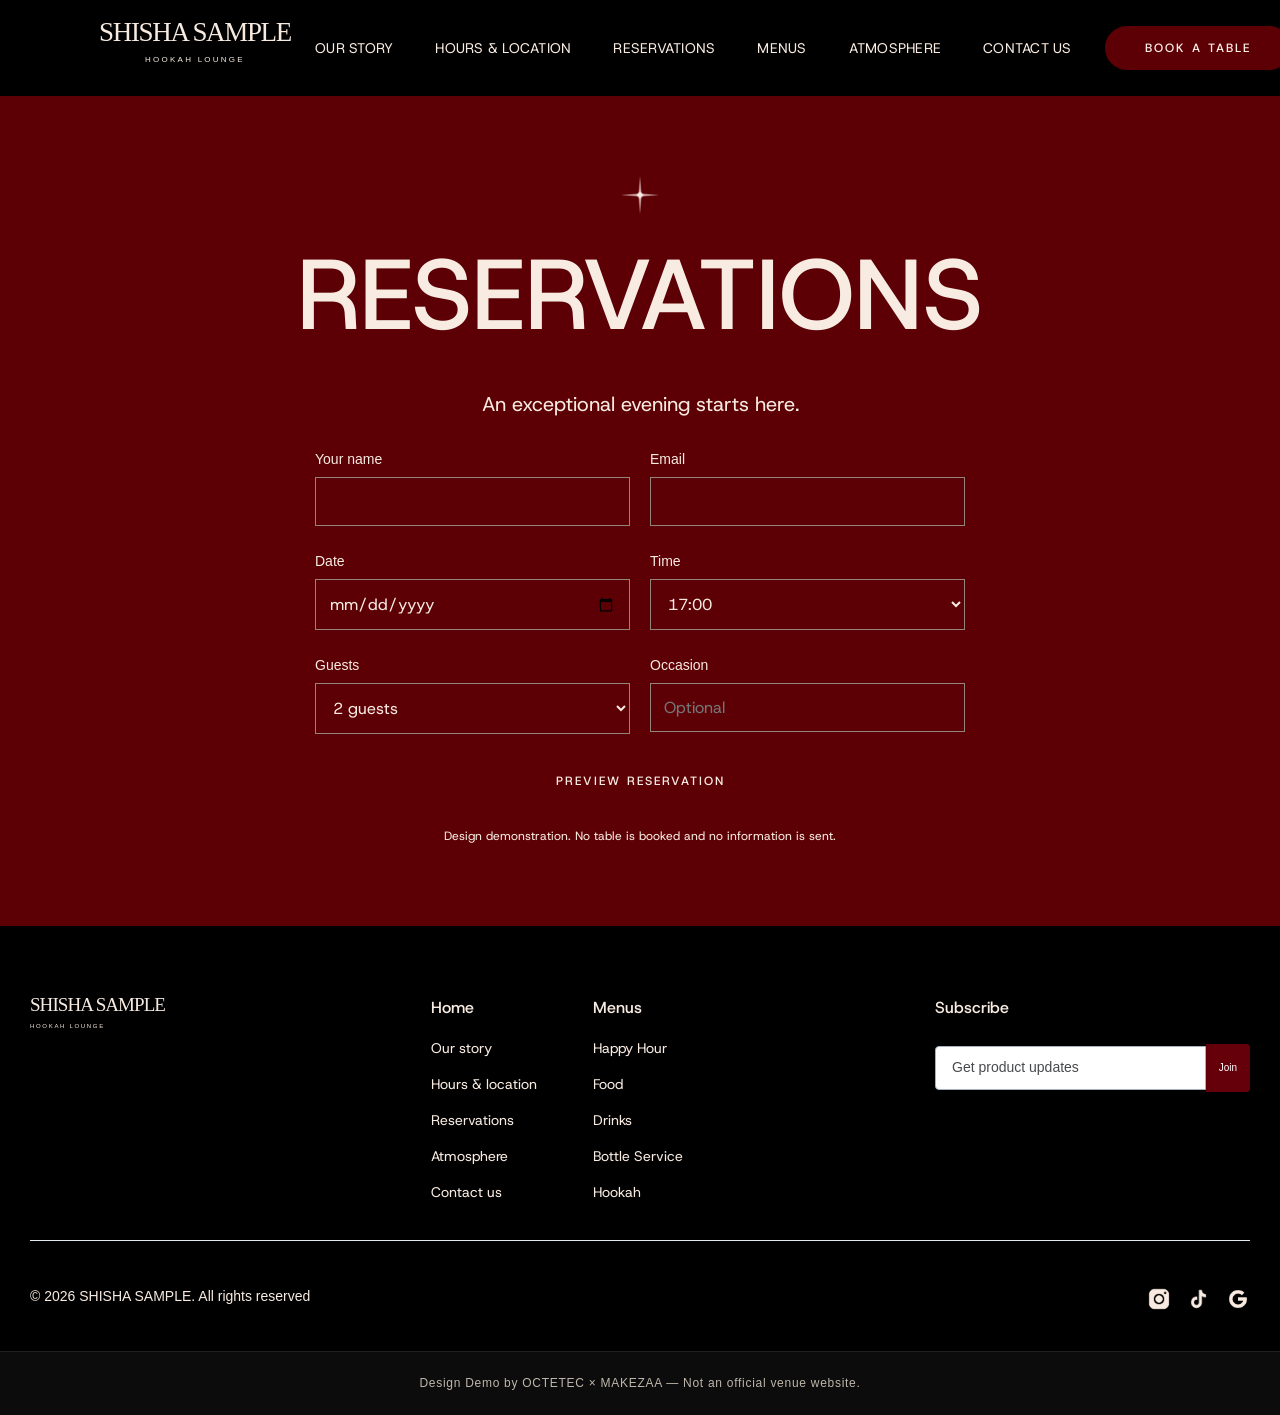
<file: booking-page.html>
<!DOCTYPE html>
<html class=""><head><meta charset="utf-8"><title>Coming soon — Design Demo</title><meta content="Exciting things are on the way at Antares. Stay tuned for updates on our restaurant, lounge, and bottle service. Subscribe to be the first to know." name="description"><meta content="Coming soon" name="twitter:title"><meta content="Exciting things are on the way at Antares. Stay tuned for updates on our restaurant, lounge, and bottle service. Subscribe to be the first to know." name="twitter:description"><meta content="width=device-width, initial-scale=1" name="viewport"><meta content="Webflow" name="generator"><link rel="stylesheet" href="css/reference-0.css"><link rel="stylesheet" href="css/presentation.css"><script src="js/intro.js" data-design="antares"></script></head><body class="coming-soon" data-design="antares"><div class="demo-intro" aria-label="OCTETEC × MAKEZAA — A Premium Web Experience"><div class="intro-lockup"><div>OCTETEC <span>×</span> MAKEZAA</div><p>A Premium Web Experience</p><i></i></div></div><div class="navbar-section"><div data-animation="default" data-collapse="medium" data-duration="400" data-easing="ease" data-easing2="ease" role="banner" class="header w-nav"><div class="container-menu"><div class="navbar-wrapper"><a href="index.html" class="logo w-nav-brand"><span class="sample-wordmark img-logo" aria-label="SHISHA SAMPLE">SHISHA SAMPLE<span>HOOKAH LOUNGE</span></span></a><nav role="navigation" class="nav-menu-wrapper w-nav-menu"><ul role="list" class="nav-menu w-list-unstyled"><li class="list-item"><a href="our-story.html" class="nav-link">OUR STORY</a></li><li class="list-item"><a href="hours-location.html" class="nav-link">HOURS &amp; LOCATION </a></li><li class="list-item"><a href="booking-page.html" aria-current="page" class="nav-link w--current">RESERVATIONS</a></li><li class="list-item"><a href="menus.html" class="nav-link">MENUS</a></li><li class="list-item"><a href="atmosphere.html" class="nav-link">ATMOSPHERE </a></li><li class="list-item"><a href="contact-us.html" class="nav-link">CONTACT US </a></li></ul></nav><nav role="navigation" class="nav-menu-btn w-nav-menu"><ul role="list" class="nav-menu w-list-unstyled"><li class="mobile-margin-top-10"><div class="nav-button-wrapper"><a href="#demo-dialog" class="btn-nav w-button" data-demo-action="Reserve a table">BOOK A TABLE</a></div></li></ul></nav><button class="menu-btn-mob w-nav-button" type="button" aria-label="Open menu" aria-expanded="false"><span></span><span></span></button></div></div></div></div><section class="hero-open-hours mokka-fill demo-form-hero"><img src="assets/images/eee4448469-6a55294e084ce794260fced6_star-mokka.png" loading="lazy" width="38" alt="Decorative star color mokka" class="star-other-pages"><div class="layout-hours"><h1 class="hero-head cherry-color">Reservations</h1></div><form class="venue-form" data-local-form=""><p>An exceptional evening starts here.</p><div class="form-grid"><label>Your name<input required="" name="name" autocomplete="name"></label><label>Email<input required="" type="email" name="email" autocomplete="email"></label><label>Date<input type="date" name="date" required=""></label><label>Time<select name="time"><option>17:00</option><option>18:00</option><option>19:00</option><option>20:00</option><option>21:00</option><option>22:00</option></select></label><label>Guests<select name="guests"><option>2 guests</option><option>3 guests</option><option>4 guests</option><option>5 guests</option><option>6 guests</option><option>Private event</option></select></label><label>Occasion<input name="occasion" placeholder="Optional"></label></div><button class="btn-nav" type="submit">Preview reservation</button><small>Design demonstration. No table is booked and no information is sent.</small></form></section><section class="footer section"><h1 class="heading-footer">SHISHA SAMPLE</h1><div class="footer-wrapper-two"><a href="#" class="footer-brand w-inline-block"><span class="sample-wordmark logo-footer" aria-label="SHISHA SAMPLE">SHISHA SAMPLE<span>HOOKAH LOUNGE</span></span></a><div class="w-layout-hflex h-block-footer"><div class="footer-block-two"><a href="index.html" class="footer-title">Home</a><a href="our-story.html" class="footer-link-two">Our story</a><a href="hours-location.html" class="footer-link-two">Hours &amp; location</a><a href="booking-page.html" aria-current="page" class="footer-link-two w--current">Reservations</a><a href="atmosphere.html" class="footer-link-two">Atmosphere</a><a href="contact-us.html" class="footer-link-two">Contact us</a></div><div class="footer-block-two"><a href="menus.html" class="footer-title">Menus</a><a href="menus.html#happy-hour" class="footer-link-two">Happy Hour</a><a href="menus.html#food" class="footer-link-two">Food</a><a href="menus.html#drinks" class="footer-link-two">Drinks</a><a href="menus.html#bottle" class="footer-link-two">Bottle Service</a><a href="menus.html#hookan" class="footer-link-two">Hookah</a></div></div><div class="footer-form w-form"><form id="wf-form-Footer-Form" name="wf-form-Footer-Form" method="get" class="footer-form-container" data-local-form="true"><div class="footer-title">Subscribe</div><div class="footer-form-block"><input class="footer-form-field w-input" maxlength="256" name="Footer-Email" data-name="Footer Email" aria-label="Get product updates" placeholder="Get product updates" type="email" id="Footer-Email" required=""><input type="submit" data-wait="Please wait..." class="footer-form-submit w-button" value="Join" aria-label="Join"></div></form><div class="w-form-done"><div>Thank you! Your submission has been received!</div></div><div class="w-form-fail"><div>Oops! Something went wrong while submitting the form.</div></div></div></div><div class="footer-divider-two"></div><div class="footer-bottom"><div class="footer-copyright">© 2026 SHISHA SAMPLE. All rights reserved</div><div class="footer-social-block-two"><div class="social-media"><a href="#demo-dialog" class="footer-social-link margin-10 w-inline-block" data-demo-action="Demo preview"><img loading="lazy" src="assets/images/e7c0025d89-6a60e9aa46db3e71b34908ea_griddy-icons_instagram-filled.png" alt="instagram-icon" class="inst"></a><a href="#demo-dialog" class="footer-social-link margin-10 w-inline-block" data-demo-action="Demo preview"><img loading="lazy" src="assets/images/2a7e508c67-6a60e8bd97876a5c0582ce95_ic_outline-tiktok.png" alt="tik-tok-icon" class="inst"></a><a href="#demo-dialog" class="footer-social-link margin-10 w-inline-block" data-demo-action="Demo preview"><img loading="lazy" src="assets/images/d21b394f37-6a60e96265b0c6cdeff39bb5_griddy-icons_google-filled.png" alt="google-icon" class="inst"></a></div></div></div></section>

<p class="demo-credit">Design Demo by OCTETEC × MAKEZAA — Not an official venue website.</p><dialog id="demo-dialog" class="demo-dialog" aria-labelledby="dialog-title"><button type="button" class="dialog-close" aria-label="Close dialog">×</button><div class="dialog-body"></div></dialog><dialog id="gallery-dialog" class="gallery-dialog" aria-label="Image gallery"><button type="button" class="gallery-close" aria-label="Close gallery">×</button><button type="button" class="gallery-prev" aria-label="Previous image">‹</button><figure><img alt=""><figcaption></figcaption></figure><button type="button" class="gallery-next" aria-label="Next image">›</button></dialog><script src="js/site.js" defer=""></script></body></html>
</file>
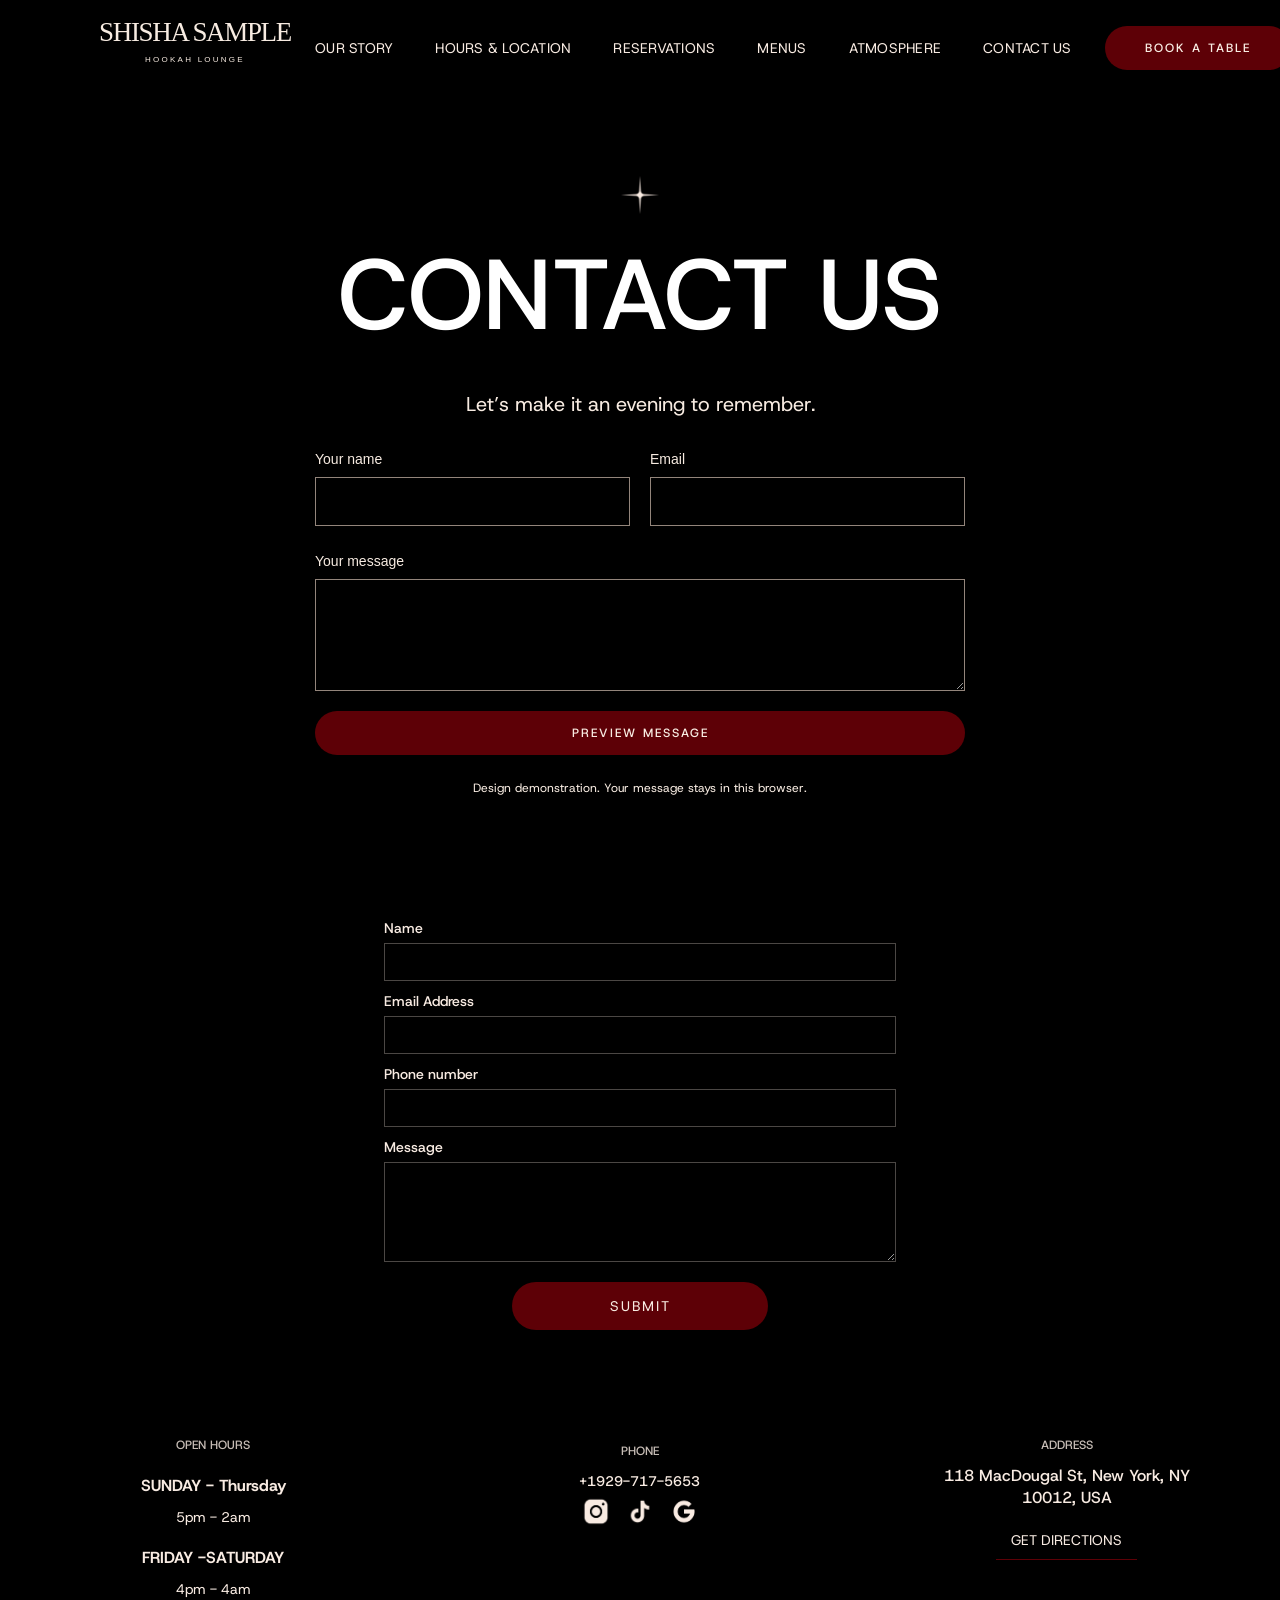
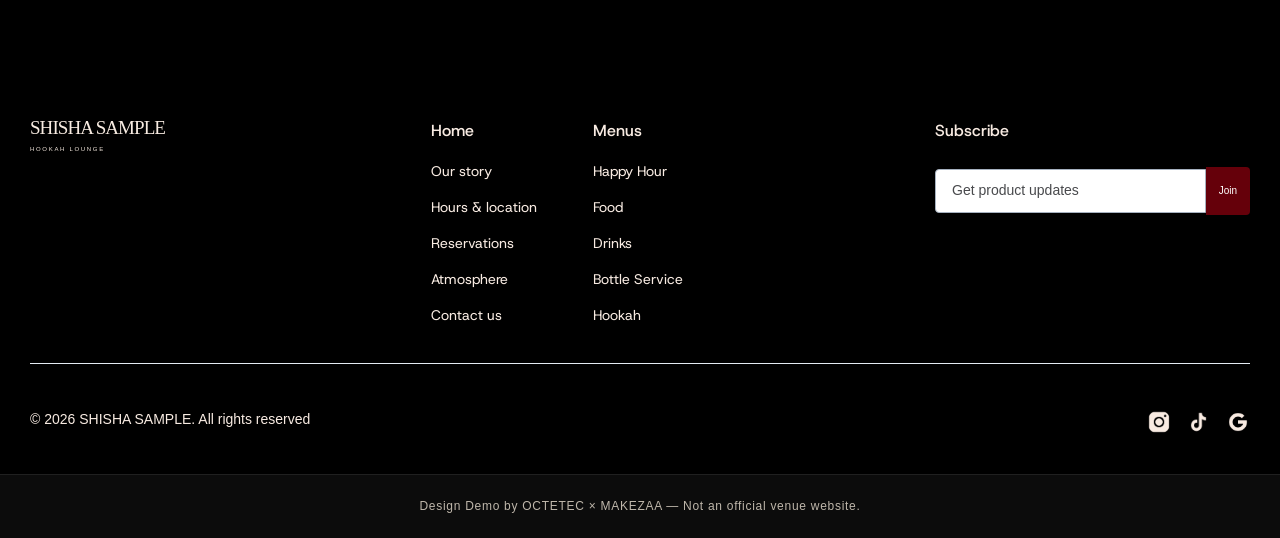
<file: contact-us.html>
<!DOCTYPE html>
<html class=""><head><meta charset="utf-8"><title>Contact SHISHA SAMPLE Lounge | Reservations &amp; Information — Design Demo</title><meta content="Contact ANTARES Lounge for reservations, questions and event inquiries. Find our phone, email, location and social media channels." name="description"><meta content="Contact ANTARES Lounge | Reservations &amp; Information" name="twitter:title"><meta content="Contact ANTARES Lounge for reservations, questions and event inquiries. Find our phone, email, location and social media channels." name="twitter:description"><meta content="width=device-width, initial-scale=1" name="viewport"><meta content="Webflow" name="generator"><link rel="stylesheet" href="css/reference-0.css"><link rel="stylesheet" href="css/presentation.css"><script src="js/intro.js" data-design="antares"></script></head><body class="hours-page" data-design="antares"><div class="demo-intro" aria-label="OCTETEC × MAKEZAA — A Premium Web Experience"><div class="intro-lockup"><div>OCTETEC <span>×</span> MAKEZAA</div><p>A Premium Web Experience</p><i></i></div></div><div class="navbar-section"><div data-animation="default" data-collapse="medium" data-duration="400" data-easing="ease" data-easing2="ease" role="banner" class="header w-nav"><div class="container-menu"><div class="navbar-wrapper"><a href="index.html" class="logo w-nav-brand"><span class="sample-wordmark img-logo" aria-label="SHISHA SAMPLE">SHISHA SAMPLE<span>HOOKAH LOUNGE</span></span></a><nav role="navigation" class="nav-menu-wrapper w-nav-menu"><ul role="list" class="nav-menu w-list-unstyled"><li class="list-item"><a href="our-story.html" class="nav-link">OUR STORY</a></li><li class="list-item"><a href="hours-location.html" class="nav-link">HOURS &amp; LOCATION </a></li><li class="list-item"><a href="booking-page.html" class="nav-link">RESERVATIONS</a></li><li class="list-item"><a href="menus.html" class="nav-link">MENUS</a></li><li class="list-item"><a href="atmosphere.html" class="nav-link">ATMOSPHERE </a></li><li class="list-item"><a href="contact-us.html" aria-current="page" class="nav-link w--current">CONTACT US </a></li></ul></nav><nav role="navigation" class="nav-menu-btn w-nav-menu"><ul role="list" class="nav-menu w-list-unstyled"><li class="mobile-margin-top-10"><div class="nav-button-wrapper"><a href="#demo-dialog" class="btn-nav w-button" data-demo-action="Reserve a table">BOOK A TABLE</a></div></li></ul></nav><button class="menu-btn-mob w-nav-button" type="button" aria-label="Open menu" aria-expanded="false"><span></span><span></span></button></div></div></div></div><section class="hero-open-hours demo-form-hero"><img src="assets/images/eee4448469-6a55294e084ce794260fced6_star-mokka.png" loading="lazy" width="38" alt="Decorative star color mokka" class="star-other-pages"><div class="layout-hours"><h1 class="hero-head">Contact us</h1></div><form class="venue-form" data-local-form=""><p>Let’s make it an evening to remember.</p><div class="form-grid"><label>Your name<input name="name" required="" autocomplete="name"></label><label>Email<input name="email" type="email" required="" autocomplete="email"></label></div><label>Your message<textarea name="message" rows="4" required=""></textarea></label><button class="btn-nav" type="submit">Preview message</button><small>Design demonstration. Your message stays in this browser.</small></form></section><section class="contact-section"><div id="Contact-us" class="form-block w-form"><form id="email-form" name="email-form" method="get" class="form" data-local-form="true"><label for="name" class="field-label">Name</label><input class="input-field w-input" maxlength="256" name="name" data-name="Name" placeholder="" type="text" id="name"><label for="email" class="field-label">Email Address</label><input class="input-field w-input" maxlength="256" name="email" data-name="Email" placeholder="" type="email" id="email" required=""><label for="Phone" class="field-label">Phone number</label><input class="input-field w-input" maxlength="256" name="Phone" data-name="Phone" placeholder="" type="tel" id="Phone" required=""><label for="Message" class="field-label">Message</label><textarea placeholder="" maxlength="5000" id="Message" name="Message" data-name="Message" class="input-field height-custom w-input"></textarea><input type="submit" data-wait="Please wait..." class="send-button w-button" value="Submit" aria-label="Submit"></form><div class="success-message w-form-done"><div class="text-block">Thank you! Your submission has been received!</div></div><div class="w-form-fail"><div>Oops! Something went wrong while submitting the form.</div></div></div></section><section class="hours-block"><div class="w-layout-hflex container-horizon"><div class="wrapper-hours"><h5 class="h5">OPEN HOURS</h5><div class="v-text"><h4 class="h4">SUNDAY - Thursday</h4><p class="text-18px">5pm - 2am</p></div><div class="v-text"><h4 class="h4">FRIDAY -SATURDAY</h4><p class="text-18px">4pm - 4am</p></div></div><div class="wrapper-hours width-28"><div class="v-text"><h5 class="h5 mardin-16">PHONE</h5><a href="#demo-dialog" class="text-18px margin-10" data-demo-action="Reserve a table">+1929-717-5653</a><div class="social-media center"><a href="#demo-dialog" class="footer-social-link margin-10 width-10 w-inline-block" data-demo-action="Demo preview"><img loading="lazy" src="assets/images/e7c0025d89-6a60e9aa46db3e71b34908ea_griddy-icons_instagram-filled.png" alt="instagram-icon" class="inst"></a><a href="#demo-dialog" class="footer-social-link margin-10 width-10 w-inline-block" data-demo-action="Demo preview"><img loading="lazy" src="assets/images/2a7e508c67-6a60e8bd97876a5c0582ce95_ic_outline-tiktok.png" alt="tik-tok-icon" class="inst"></a><a href="#demo-dialog" class="footer-social-link margin-10 width-10 w-inline-block" data-demo-action="Demo preview"><img loading="lazy" src="assets/images/d21b394f37-6a60e96265b0c6cdeff39bb5_griddy-icons_google-filled.png" alt="google-icon" class="inst"></a></div></div></div><div class="wrapper-hours"><div class="v-text"><h5 class="h5">ADDRESS</h5><a href="#demo-dialog" class="h4 size-18px" data-demo-action="118 MacDougal St, New York, NY 10012, USA">118 MacDougal St, New York, NY 10012, USA</a></div><a href="#demo-dialog" class="btn-direction width-20 w-button" data-demo-action="GET DIRECTIONS">GET DIRECTIONS</a></div></div></section><section class="map-section"><div class="code-embed w-embed"></div></section><section class="footer section"><h1 class="heading-footer">SHISHA SAMPLE</h1><div class="footer-wrapper-two"><a href="#" class="footer-brand w-inline-block"><span class="sample-wordmark logo-footer" aria-label="SHISHA SAMPLE">SHISHA SAMPLE<span>HOOKAH LOUNGE</span></span></a><div class="w-layout-hflex h-block-footer"><div class="footer-block-two"><a href="index.html" class="footer-title">Home</a><a href="our-story.html" class="footer-link-two">Our story</a><a href="hours-location.html" class="footer-link-two">Hours &amp; location</a><a href="booking-page.html" class="footer-link-two">Reservations</a><a href="atmosphere.html" class="footer-link-two">Atmosphere</a><a href="contact-us.html" aria-current="page" class="footer-link-two w--current">Contact us</a></div><div class="footer-block-two"><a href="menus.html" class="footer-title">Menus</a><a href="menus.html#happy-hour" class="footer-link-two">Happy Hour</a><a href="menus.html#food" class="footer-link-two">Food</a><a href="menus.html#drinks" class="footer-link-two">Drinks</a><a href="menus.html#bottle" class="footer-link-two">Bottle Service</a><a href="menus.html#hookan" class="footer-link-two">Hookah</a></div></div><div class="footer-form w-form"><form id="wf-form-Footer-Form" name="wf-form-Footer-Form" method="get" class="footer-form-container" data-local-form="true"><div class="footer-title">Subscribe</div><div class="footer-form-block"><input class="footer-form-field w-input" maxlength="256" name="Footer-Email" data-name="Footer Email" aria-label="Get product updates" placeholder="Get product updates" type="email" id="Footer-Email" required=""><input type="submit" data-wait="Please wait..." class="footer-form-submit w-button" value="Join" aria-label="Join"></div></form><div class="w-form-done"><div>Thank you! Your submission has been received!</div></div><div class="w-form-fail"><div>Oops! Something went wrong while submitting the form.</div></div></div></div><div class="footer-divider-two"></div><div class="footer-bottom"><div class="footer-copyright">© 2026 SHISHA SAMPLE. All rights reserved</div><div class="footer-social-block-two"><div class="social-media"><a href="#demo-dialog" class="footer-social-link margin-10 w-inline-block" data-demo-action="Demo preview"><img loading="lazy" src="assets/images/e7c0025d89-6a60e9aa46db3e71b34908ea_griddy-icons_instagram-filled.png" alt="instagram-icon" class="inst"></a><a href="#demo-dialog" class="footer-social-link margin-10 w-inline-block" data-demo-action="Demo preview"><img loading="lazy" src="assets/images/2a7e508c67-6a60e8bd97876a5c0582ce95_ic_outline-tiktok.png" alt="tik-tok-icon" class="inst"></a><a href="#demo-dialog" class="footer-social-link margin-10 w-inline-block" data-demo-action="Demo preview"><img loading="lazy" src="assets/images/d21b394f37-6a60e96265b0c6cdeff39bb5_griddy-icons_google-filled.png" alt="google-icon" class="inst"></a></div></div></div></section>

<p class="demo-credit">Design Demo by OCTETEC × MAKEZAA — Not an official venue website.</p><dialog id="demo-dialog" class="demo-dialog" aria-labelledby="dialog-title"><button type="button" class="dialog-close" aria-label="Close dialog">×</button><div class="dialog-body"></div></dialog><dialog id="gallery-dialog" class="gallery-dialog" aria-label="Image gallery"><button type="button" class="gallery-close" aria-label="Close gallery">×</button><button type="button" class="gallery-prev" aria-label="Previous image">‹</button><figure><img alt=""><figcaption></figcaption></figure><button type="button" class="gallery-next" aria-label="Next image">›</button></dialog><script src="js/site.js" defer=""></script></body></html>
</file>
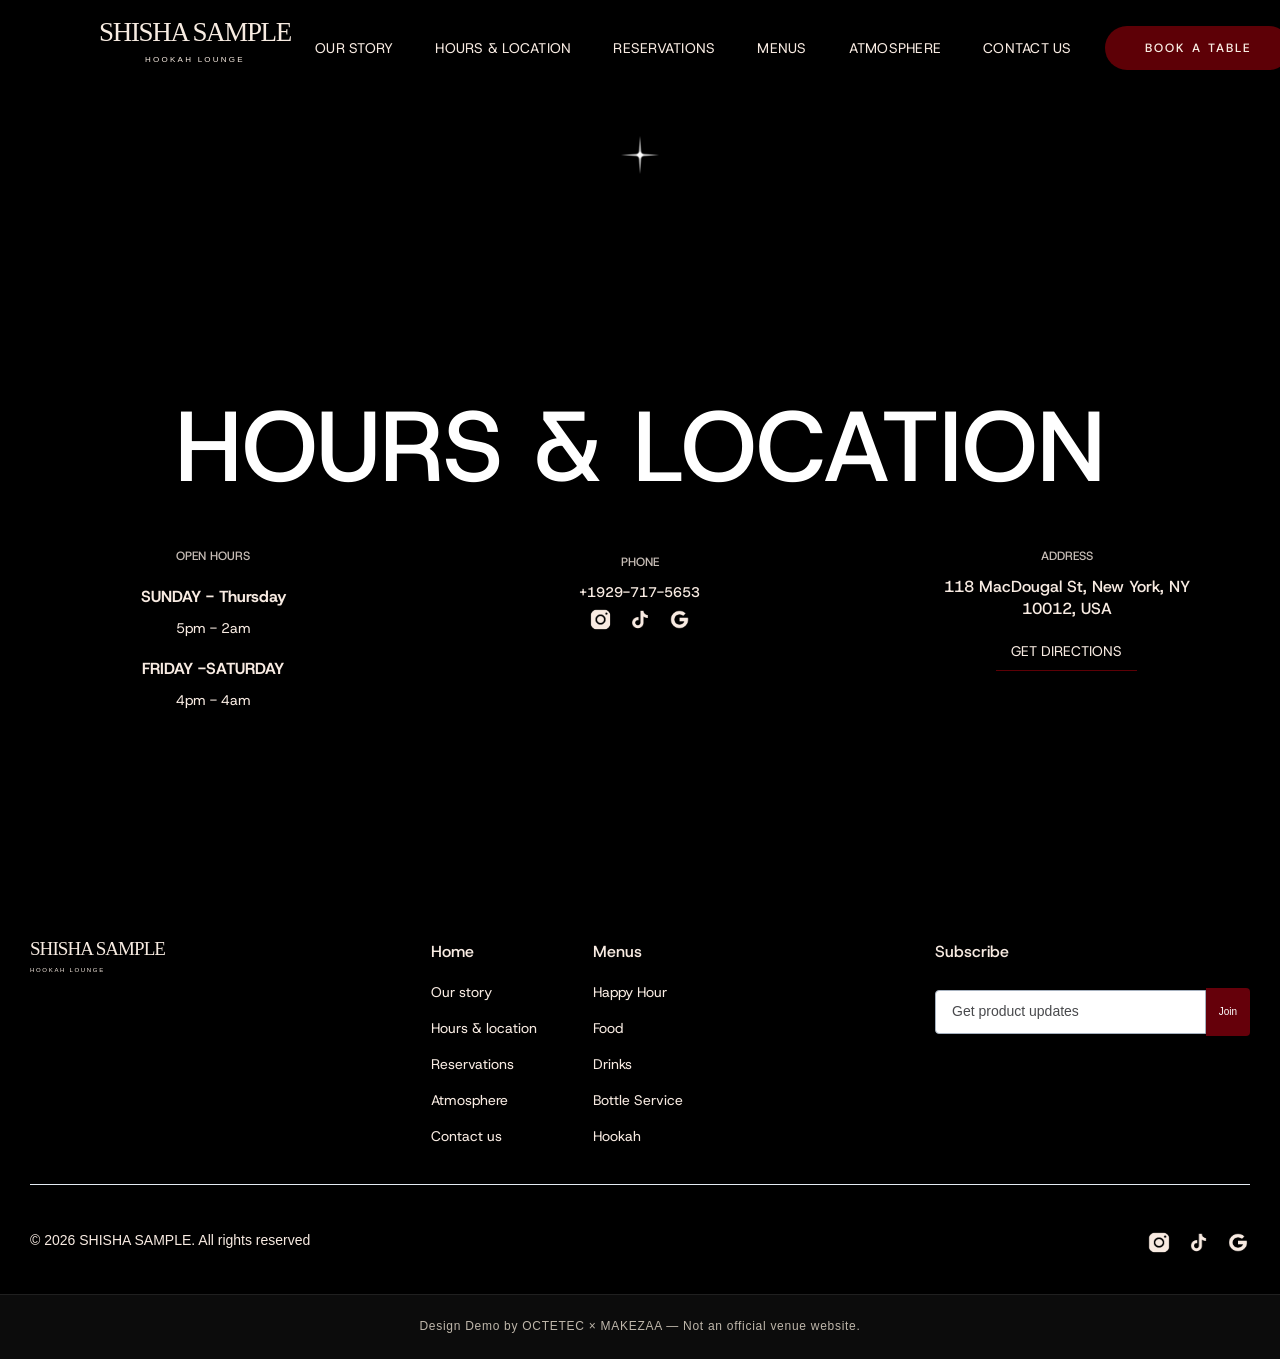
<file: hours-location.html>
<!DOCTYPE html>
<html class=""><head><meta charset="utf-8"><title>SHISHA SAMPLE Lounge Location &amp; Hours | Visit Our Lounge — Design Demo</title><meta content="Find ANTARES Lounge location, opening hours, contact details and directions. Plan your visit and enjoy premium hookah, drinks and dining experience." name="description"><meta content="ANTARES Lounge Location &amp; Hours | Visit Our Lounge" name="twitter:title"><meta content="Find ANTARES Lounge location, opening hours, contact details and directions. Plan your visit and enjoy premium hookah, drinks and dining experience." name="twitter:description"><meta content="width=device-width, initial-scale=1" name="viewport"><meta content="Webflow" name="generator"><link rel="stylesheet" href="css/reference-0.css"><link rel="stylesheet" href="css/presentation.css"><script src="js/intro.js" data-design="antares"></script></head><body class="hours-page" data-design="antares"><div class="demo-intro" aria-label="OCTETEC × MAKEZAA — A Premium Web Experience"><div class="intro-lockup"><div>OCTETEC <span>×</span> MAKEZAA</div><p>A Premium Web Experience</p><i></i></div></div><div class="navbar-section"><div data-animation="default" data-collapse="medium" data-duration="400" data-easing="ease" data-easing2="ease" role="banner" class="header w-nav"><div class="container-menu"><div class="navbar-wrapper"><a href="index.html" class="logo w-nav-brand"><span class="sample-wordmark img-logo" aria-label="SHISHA SAMPLE">SHISHA SAMPLE<span>HOOKAH LOUNGE</span></span></a><nav role="navigation" class="nav-menu-wrapper w-nav-menu"><ul role="list" class="nav-menu w-list-unstyled"><li class="list-item"><a href="our-story.html" class="nav-link">OUR STORY</a></li><li class="list-item"><a href="hours-location.html" aria-current="page" class="nav-link w--current">HOURS &amp; LOCATION </a></li><li class="list-item"><a href="booking-page.html" class="nav-link">RESERVATIONS</a></li><li class="list-item"><a href="menus.html" class="nav-link">MENUS</a></li><li class="list-item"><a href="atmosphere.html" class="nav-link">ATMOSPHERE </a></li><li class="list-item"><a href="contact-us.html" class="nav-link">CONTACT US </a></li></ul></nav><nav role="navigation" class="nav-menu-btn w-nav-menu"><ul role="list" class="nav-menu w-list-unstyled"><li class="mobile-margin-top-10"><div class="nav-button-wrapper"><a href="#demo-dialog" class="btn-nav w-button" data-demo-action="Reserve a table">BOOK A TABLE</a></div></li></ul></nav><button class="menu-btn-mob w-nav-button" type="button" aria-label="Open menu" aria-expanded="false"><span></span><span></span></button></div></div></div></div><section class="hero-open-hours"><img src="assets/images/2d31d41c28-6a50fabf2be03875c0c5bd28_star-white.png" loading="lazy" width="38" alt="Decorative star color white" class="star-other-pages"><div class="layout-hours"><h1 class="hero-head">hours &amp; location</h1></div></section><section class="hours-block"><div class="w-layout-hflex container-horizon vertical"><div class="wrapper-hours"><h5 class="h5">OPEN HOURS</h5><div class="v-text"><h4 class="h4">SUNDAY - Thursday</h4><p class="text-18px">5pm - 2am</p></div><div class="v-text"><h4 class="h4">FRIDAY -SATURDAY</h4><p class="text-18px margin-0">4pm - 4am</p></div></div><div class="wrapper-hours width-28"><div class="v-text"><h5 class="h5 mardin-16">PHONE</h5><a href="#demo-dialog" class="text-18px margin-10" data-demo-action="Reserve a table">+1929-717-5653</a><div class="social-media center"><a href="#demo-dialog" class="footer-social-link margin-10 width-12 w-inline-block" data-demo-action="Demo preview"><img loading="lazy" src="assets/images/e7c0025d89-6a60e9aa46db3e71b34908ea_griddy-icons_instagram-filled.png" alt="instagram-icon" class="inst"></a><a href="#demo-dialog" class="footer-social-link margin-10 width-12 w-inline-block" data-demo-action="Demo preview"><img loading="lazy" src="assets/images/2a7e508c67-6a60e8bd97876a5c0582ce95_ic_outline-tiktok.png" alt="tik-tok-icon" class="inst"></a><a href="#demo-dialog" class="footer-social-link margin-10 width-12 w-inline-block" data-demo-action="Demo preview"><img loading="lazy" src="assets/images/d21b394f37-6a60e96265b0c6cdeff39bb5_griddy-icons_google-filled.png" alt="google-icon" class="inst"></a></div></div></div><div class="wrapper-hours width-28"><div class="v-text"><h5 class="h5">ADDRESS</h5><a href="#demo-dialog" class="h4 size-18px" data-demo-action="118 MacDougal St, New York, NY 10012, USA">118 MacDougal St, New York, NY 10012, USA</a></div><a href="#demo-dialog" class="btn-direction width-20 w-button" data-demo-action="GET DIRECTIONS">GET DIRECTIONS</a></div></div></section><section class="map-section"><div class="code-embed w-embed"></div><div class="inst-feed w-embed w-script"><!-- Elfsight Instagram Feed | ANTARES -->

<div class="elfsight-app-a85e407c-66f0-4e57-a7c7-48bace83b8be" data-elfsight-app-lazy=""></div></div></section><section class="footer section"><h1 class="heading-footer">SHISHA SAMPLE</h1><div class="footer-wrapper-two"><a href="#" class="footer-brand w-inline-block"><span class="sample-wordmark logo-footer" aria-label="SHISHA SAMPLE">SHISHA SAMPLE<span>HOOKAH LOUNGE</span></span></a><div class="w-layout-hflex h-block-footer"><div class="footer-block-two"><a href="index.html" class="footer-title">Home</a><a href="our-story.html" class="footer-link-two">Our story</a><a href="hours-location.html" aria-current="page" class="footer-link-two w--current">Hours &amp; location</a><a href="booking-page.html" class="footer-link-two">Reservations</a><a href="atmosphere.html" class="footer-link-two">Atmosphere</a><a href="contact-us.html" class="footer-link-two">Contact us</a></div><div class="footer-block-two"><a href="menus.html" class="footer-title">Menus</a><a href="menus.html#happy-hour" class="footer-link-two">Happy Hour</a><a href="menus.html#food" class="footer-link-two">Food</a><a href="menus.html#drinks" class="footer-link-two">Drinks</a><a href="menus.html#bottle" class="footer-link-two">Bottle Service</a><a href="menus.html#hookan" class="footer-link-two">Hookah</a></div></div><div class="footer-form w-form"><form id="wf-form-Footer-Form" name="wf-form-Footer-Form" method="get" class="footer-form-container" data-local-form="true"><div class="footer-title">Subscribe</div><div class="footer-form-block"><input class="footer-form-field w-input" maxlength="256" name="Footer-Email" data-name="Footer Email" aria-label="Get product updates" placeholder="Get product updates" type="email" id="Footer-Email" required=""><input type="submit" data-wait="Please wait..." class="footer-form-submit w-button" value="Join" aria-label="Join"></div></form><div class="w-form-done"><div>Thank you! Your submission has been received!</div></div><div class="w-form-fail"><div>Oops! Something went wrong while submitting the form.</div></div></div></div><div class="footer-divider-two"></div><div class="footer-bottom"><div class="footer-copyright">© 2026 SHISHA SAMPLE. All rights reserved</div><div class="footer-social-block-two"><div class="social-media"><a href="#demo-dialog" class="footer-social-link margin-10 w-inline-block" data-demo-action="Demo preview"><img loading="lazy" src="assets/images/e7c0025d89-6a60e9aa46db3e71b34908ea_griddy-icons_instagram-filled.png" alt="instagram-icon" class="inst"></a><a href="#demo-dialog" class="footer-social-link margin-10 w-inline-block" data-demo-action="Demo preview"><img loading="lazy" src="assets/images/2a7e508c67-6a60e8bd97876a5c0582ce95_ic_outline-tiktok.png" alt="tik-tok-icon" class="inst"></a><a href="#demo-dialog" class="footer-social-link margin-10 w-inline-block" data-demo-action="Demo preview"><img loading="lazy" src="assets/images/d21b394f37-6a60e96265b0c6cdeff39bb5_griddy-icons_google-filled.png" alt="google-icon" class="inst"></a></div></div></div></section>

<p class="demo-credit">Design Demo by OCTETEC × MAKEZAA — Not an official venue website.</p><dialog id="demo-dialog" class="demo-dialog" aria-labelledby="dialog-title"><button type="button" class="dialog-close" aria-label="Close dialog">×</button><div class="dialog-body"></div></dialog><dialog id="gallery-dialog" class="gallery-dialog" aria-label="Image gallery"><button type="button" class="gallery-close" aria-label="Close gallery">×</button><button type="button" class="gallery-prev" aria-label="Previous image">‹</button><figure><img alt=""><figcaption></figcaption></figure><button type="button" class="gallery-next" aria-label="Next image">›</button></dialog><script src="js/site.js" defer=""></script></body></html>
</file>
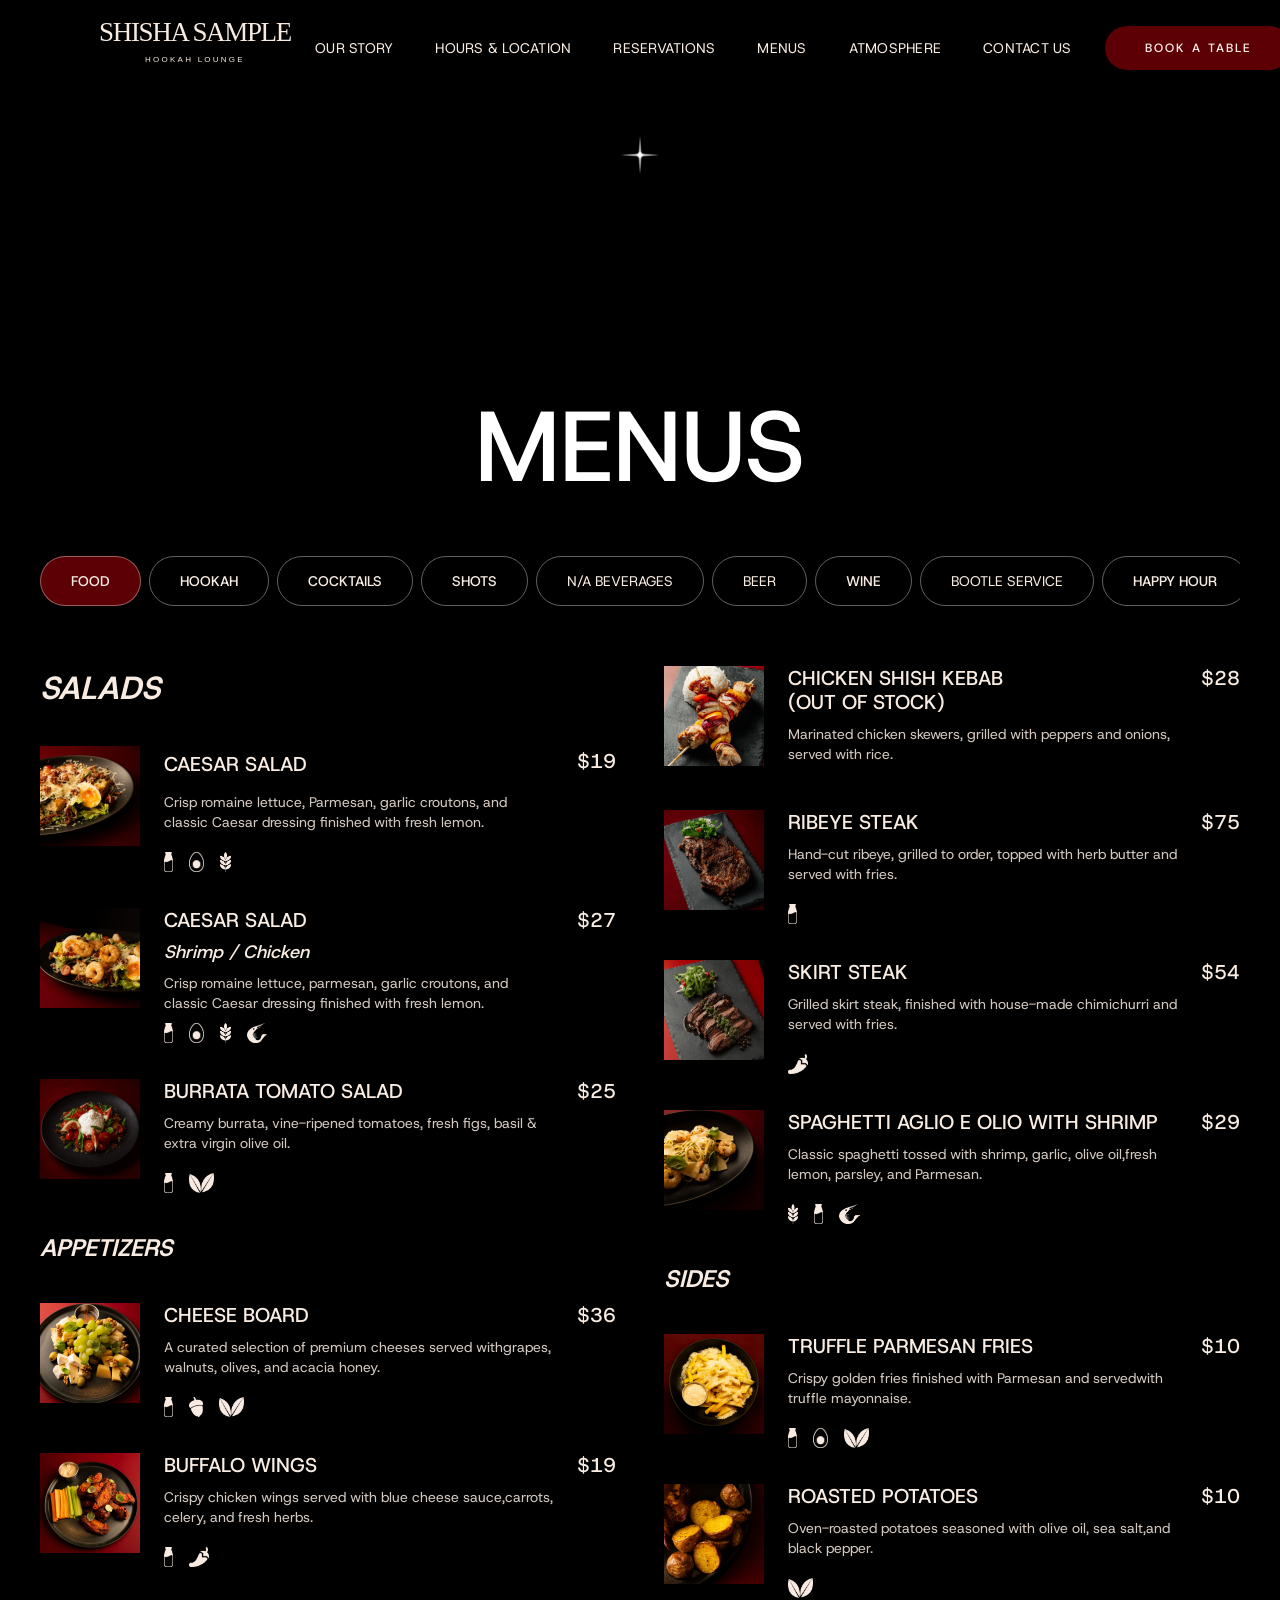
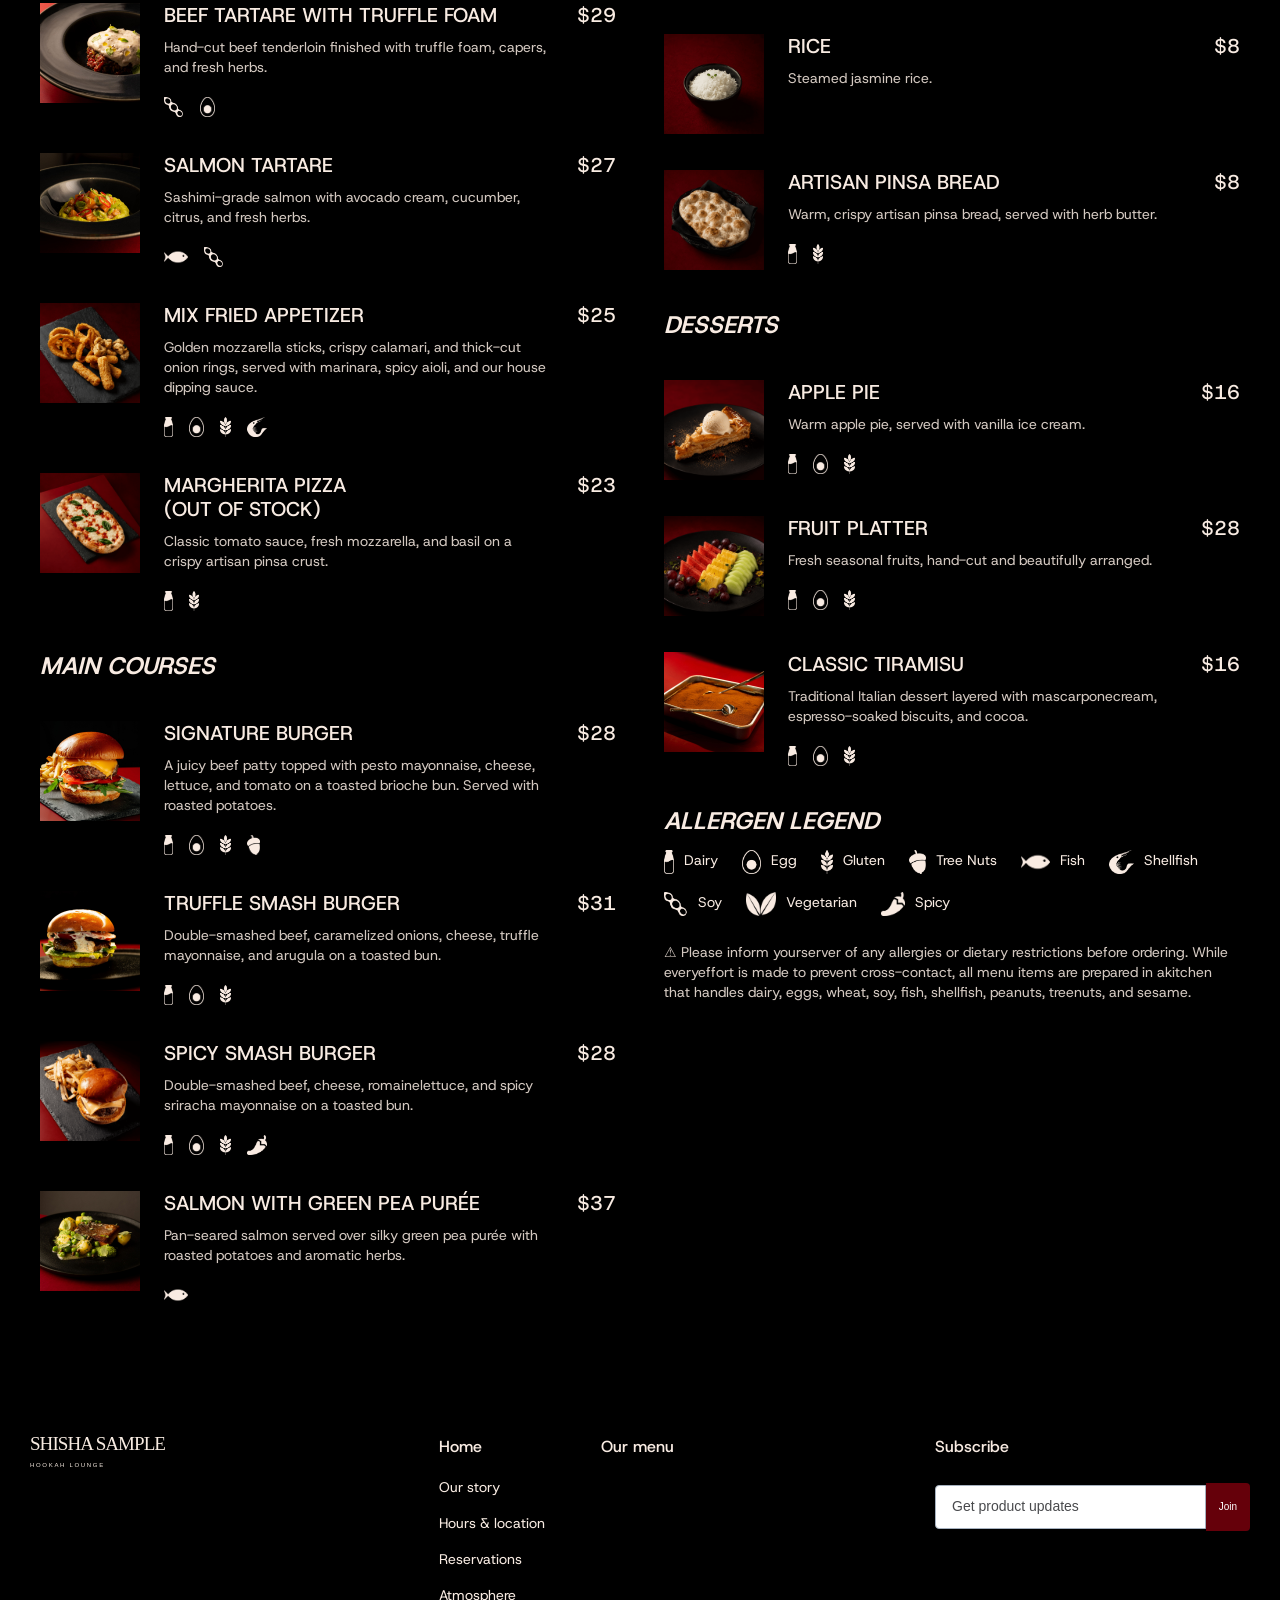
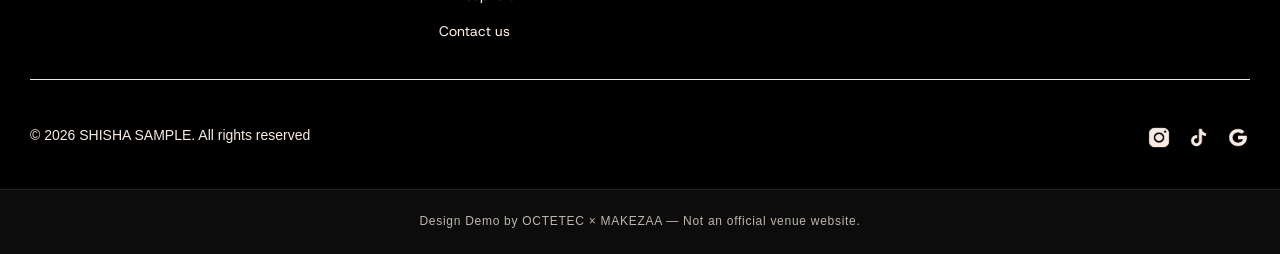
<file: menus.html>
<!DOCTYPE html>
<html class=""><head><meta charset="utf-8"><title>SHISHA SAMPLE Lounge Menu | Hookah, Drinks &amp; Food Selection — Design Demo</title><meta content="Explore the ANTARES Lounge menu featuring premium hookah, signature cocktails, food, bottle service and carefully selected options for every guest." name="description"><meta content="ANTARES Lounge Menu | Hookah, Drinks &amp; Food Selection" name="twitter:title"><meta content="Explore the ANTARES Lounge menu featuring premium hookah, signature cocktails, food, bottle service and carefully selected options for every guest." name="twitter:description"><meta content="width=device-width, initial-scale=1" name="viewport"><meta content="Webflow" name="generator"><link rel="stylesheet" href="css/reference-0.css"><link rel="stylesheet" href="css/menus.css"><link rel="stylesheet" href="css/presentation.css"><script src="js/intro.js" data-design="antares"></script></head><body class="menu-page" data-design="antares"><div class="demo-intro" aria-label="OCTETEC × MAKEZAA — A Premium Web Experience"><div class="intro-lockup"><div>OCTETEC <span>×</span> MAKEZAA</div><p>A Premium Web Experience</p><i></i></div></div><div class="navbar-section"><div data-animation="default" data-collapse="medium" data-duration="400" data-easing="ease" data-easing2="ease" role="banner" class="header w-nav"><div class="container-menu"><div class="navbar-wrapper"><a href="index.html" class="logo w-nav-brand"><span class="sample-wordmark img-logo" aria-label="SHISHA SAMPLE">SHISHA SAMPLE<span>HOOKAH LOUNGE</span></span></a><nav role="navigation" class="nav-menu-wrapper w-nav-menu"><ul role="list" class="nav-menu w-list-unstyled"><li class="list-item"><a href="our-story.html" class="nav-link">OUR STORY</a></li><li class="list-item"><a href="hours-location.html" class="nav-link">HOURS &amp; LOCATION </a></li><li class="list-item"><a href="booking-page.html" class="nav-link">RESERVATIONS</a></li><li class="list-item"><a href="menus.html" aria-current="page" class="nav-link w--current">MENUS</a></li><li class="list-item"><a href="atmosphere.html" class="nav-link">ATMOSPHERE </a></li><li class="list-item"><a href="contact-us.html" class="nav-link">CONTACT US </a></li></ul></nav><nav role="navigation" class="nav-menu-btn w-nav-menu"><ul role="list" class="nav-menu w-list-unstyled"><li class="mobile-margin-top-10"><div class="nav-button-wrapper"><a href="#demo-dialog" class="btn-nav w-button" data-demo-action="Reserve a table">BOOK A TABLE</a></div></li></ul></nav><button class="menu-btn-mob w-nav-button" type="button" aria-label="Open menu" aria-expanded="false"><span></span><span></span></button></div></div></div></div><section class="hero-open-hours"><img src="assets/images/2d31d41c28-6a50fabf2be03875c0c5bd28_star-white.png" loading="lazy" width="38" alt="Decorative star color white" class="star-other-pages"><div class="layout-hours"><h1 class="hero-head">menus</h1></div></section><section id="price-menu" class="price-menu"><div data-current="Tab 1" data-easing="ease" data-duration-in="300" data-duration-out="100" class="w-tabs"><div class="tabs-menu-2 w-tab-menu" role="tablist"><a data-w-tab="Tab 1" id="food-tab" data-tab="food" class="tab-food w-inline-block w-tab-link w--current" href="#food" role="tab" aria-selected="true"><div class="text-block-8">FOOD</div></a><a data-w-tab="Tab 2" id="hookan-tab" data-tab="hookan" class="tab-hookah w-inline-block w-tab-link" href="#hookan" role="tab" aria-selected="false"><div class="text-block-7">HOOKAH</div></a><a data-w-tab="Tab 3" id="drinks-tab" data-tab="drinks" class="tab-cocktails w-inline-block w-tab-link" href="#drinks" role="tab" aria-selected="false"><div class="text-block-4">COCKTAILS</div></a><a data-w-tab="Tab 4" id="shots-tab" class="tab-link-tab-4 w-inline-block w-tab-link" href="#shots-tab" role="tab" aria-selected="false"><div class="text-block-5">SHOTS</div></a><a data-w-tab="Tab 5" id="n-a-tab" class="tab-n-a w-inline-block w-tab-link" href="#n-a-tab" role="tab" aria-selected="false"><div class="text-block-10">N/A BEVERAGES</div></a><a data-w-tab="Tab 7" class="tab-n-a w-inline-block w-tab-link" href="#menu-5" role="tab" aria-selected="false"><div class="text-block-9">BEER</div></a><a data-w-tab="Tab 6" class="tab-wine w-inline-block w-tab-link" href="#menu-6" role="tab" aria-selected="false"><div class="text-block-6">WINE </div></a><a data-w-tab="Tab 8" id="bottle-tab" data-tab="bottle" class="tab-n-a w-inline-block w-tab-link" href="#bottle" role="tab" aria-selected="false"><div class="text-block-10">BOOTLE SERVICE</div></a><a data-w-tab="Happy hour" id="happy-hour-tab" data-tab="happy-hour" class="tab-happy-hour w-inline-block w-tab-link" href="#happy-hour" role="tab" aria-selected="false"><div class="text-block-8">HAPPY HOUR</div></a></div><div class="w-tab-content"><div data-w-tab="Tab 1" class="tab-pane-tab-4 w-tab-pane w--tab-active" role="tabpanel"><div class="w-layout-hflex menu-wrapper"><div class="w-layout-vflex v-block-menu"><div class="name-layout margin-0"><h2 class="name-wine-2"><strong class="bold-text-10">SALADS</strong></h2></div><div class="menu-item align-between"><a href="assets/images/5c45e57c81-6a5e55401b45398bd39f277b_CAESAR_SALAD_CHICKEN.jpg" class="lightbox-food w-inline-block w-lightbox" data-gallery="true"><img src="assets/images/5c45e57c81-6a5e55401b45398bd39f277b_CAESAR_SALAD_CHICKEN.jpg" loading="lazy" width="255" sizes="100vw" alt="Classic Caesar salad with chicken or shrimp, parmesan and romaine lettuce at SHISHA SAMPLE Lounge" srcset="assets/images/6b4ad9c229-6a5e55401b45398bd39f277b_CAESAR_SALAD_CHICKEN-p-500.jpg 500w, assets/images/ad87faee90-6a5e55401b45398bd39f277b_CAESAR_SALAD_CHICKEN-p-800.jpg 800w, assets/images/de7b5dc5a1-6a5e55401b45398bd39f277b_CAESAR_SALAD_CHICKEN-p-1080.jpg 1080w, assets/images/503b80f4e7-6a5e55401b45398bd39f277b_CAESAR_SALAD_CHICKEN-p-1600.jpg 1600w, assets/images/0f74fe2e5a-6a5e55401b45398bd39f277b_CAESAR_SALAD_CHICKEN-p-2000.jpg 2000w, assets/images/10b4a119cc-6a5e55401b45398bd39f277b_CAESAR_SALAD_CHICKEN-p-2600.jpg 2600w, assets/images/dc225a212f-6a5e55401b45398bd39f277b_CAESAR_SALAD_CHICKEN-p-3200.jpg 3200w, assets/images/5c45e57c81-6a5e55401b45398bd39f277b_CAESAR_SALAD_CHICKEN.jpg 4000w" class="img-food-menu"></a><div class="w-layout-vflex text-menu"><h2 class="h4-menu-4"><strong class="bold-text-9">CAESAR SALAD</strong></h2><div class="text-item"><p class="paragraph-menu-4">Crisp romaine lettuce, Parmesan, garlic croutons, and classic Caesar dressing finished with fresh lemon.</p></div><div class="allergic-items"><img src="assets/images/6719e4efd9-6a5fe6985e2fb5ea96012d2b_dairy-black.png" loading="lazy" alt="Dairy allergen icon indicating milk and dairy ingredients in SHISHA SAMPLE Lounge menu" class="img-allergen"><img src="assets/images/7168cbe17b-6a5fe747d217eb9963d139a3_egg-black.png" loading="lazy" alt="Egg allergen icon indicating dishes containing egg ingredients at SHISHA SAMPLE Lounge menu" class="img-allergen"><img src="assets/images/ab36335397-6a5f4ee7e3cf3db7555b9096_gluten.png" loading="lazy" alt="Gluten allergen icon indicating wheat and gluten ingredients in SHISHA SAMPLE Lounge menu" class="img-allergen"></div></div><div class="w-layout-vflex text-menu horizontal"><h3 class="h4-menu-4">$19</h3></div></div><div class="menu-item align-between"><a href="assets/images/d5bd41a171-6a5e5540a79c0429a204aee4_CAESAR_SALAD_SHRIMP.jpg" class="lightbox-food w-inline-block w-lightbox" data-gallery="true"><img src="assets/images/d5bd41a171-6a5e5540a79c0429a204aee4_CAESAR_SALAD_SHRIMP.jpg" loading="lazy" width="255" sizes="100vw" alt="Classic Caesar salad with chicken or shrimp, parmesan and romaine lettuce at SHISHA SAMPLE Lounge" srcset="assets/images/9a369f56f0-6a5e5540a79c0429a204aee4_CAESAR_SALAD_SHRIMP-p-500.jpg 500w, assets/images/fb3a70f656-6a5e5540a79c0429a204aee4_CAESAR_SALAD_SHRIMP-p-800.jpg 800w, assets/images/7e79bf3cd0-6a5e5540a79c0429a204aee4_CAESAR_SALAD_SHRIMP-p-1080.jpg 1080w, assets/images/a9a039311a-6a5e5540a79c0429a204aee4_CAESAR_SALAD_SHRIMP-p-1600.jpg 1600w, assets/images/11d71fa045-6a5e5540a79c0429a204aee4_CAESAR_SALAD_SHRIMP-p-2000.jpg 2000w, assets/images/415a920d78-6a5e5540a79c0429a204aee4_CAESAR_SALAD_SHRIMP-p-2600.jpg 2600w, assets/images/5ea169f910-6a5e5540a79c0429a204aee4_CAESAR_SALAD_SHRIMP-p-3200.jpg 3200w, assets/images/d5bd41a171-6a5e5540a79c0429a204aee4_CAESAR_SALAD_SHRIMP.jpg 4000w" class="img-food-menu"></a><div class="w-layout-vflex text-menu"><h4 class="h4-menu-4"><strong class="bold-text-9">CAESAR SALAD</strong></h4><div class="text-item"><p class="paragraph-menu-4"><em class="italic-text-8 size-14px">Shrimp / Chicken </em></p><p class="paragraph-menu-4">Crisp romaine lettuce, parmesan, garlic croutons, and classic Caesar dressing finished with fresh lemon.</p><div class="allergic-items"><img src="assets/images/6719e4efd9-6a5fe6985e2fb5ea96012d2b_dairy-black.png" loading="lazy" alt="Dairy allergen icon indicating milk and dairy ingredients in SHISHA SAMPLE Lounge menu" class="img-allergen"><img src="assets/images/7168cbe17b-6a5fe747d217eb9963d139a3_egg-black.png" loading="lazy" alt="Egg allergen icon indicating dishes containing egg ingredients at SHISHA SAMPLE Lounge menu" class="img-allergen"><img src="assets/images/ab36335397-6a5f4ee7e3cf3db7555b9096_gluten.png" loading="lazy" alt="Gluten allergen icon indicating wheat and gluten ingredients in SHISHA SAMPLE Lounge menu" class="img-allergen"><img src="assets/images/623251faa1-6a5fe87ffe9ff56ecefbff35_shrimp-black.png" loading="lazy" alt="Shellfish allergen icon indicating shrimp and shellfish ingredients in SHISHA SAMPLE Lounge menu" class="img-allergen"></div></div></div><div class="w-layout-vflex text-menu horizontal"><h4 class="h4-menu-4">$27</h4></div></div><div class="menu-item align-between"><a href="assets/images/b99b671282-6a67be6ea1a43a87f22ce1fe_BURRATA_TOMATO_SALAD.png" class="lightbox-food w-inline-block w-lightbox" data-gallery="true"><img src="assets/images/b99b671282-6a67be6ea1a43a87f22ce1fe_BURRATA_TOMATO_SALAD.png" loading="lazy" width="255" sizes="100vw" alt="Fresh salmon tartare with avocado and citrus at SHISHA SAMPLE Lounge" srcset="assets/images/b5c6ac4a7c-6a67be6ea1a43a87f22ce1fe_BURRATA_TOMATO_SALAD-p-500.png 500w, assets/images/b99b671282-6a67be6ea1a43a87f22ce1fe_BURRATA_TOMATO_SALAD.png 1023w" class="img-food-menu"></a><div class="w-layout-vflex text-menu"><h4 class="h4-menu-4"><strong class="bold-text-9">Burrata Tomato Salad</strong></h4><div class="text-item"><p class="paragraph-menu-4">Creamy burrata, vine-ripened tomatoes, fresh figs, basil &amp; extra virgin olive oil.</p></div><div class="allergic-items"><img src="assets/images/6719e4efd9-6a5fe6985e2fb5ea96012d2b_dairy-black.png" loading="lazy" alt="Dairy allergen icon indicating milk and dairy ingredients in SHISHA SAMPLE Lounge menu" class="img-allergen"><img src="assets/images/2d77156cab-6a5f4ee7da394e2bd1484116_veg.png" loading="lazy" alt="Vegetarian icon indicating vegetarian menu options at SHISHA SAMPLE Lounge" class="img-allergen"></div></div><div class="w-layout-vflex text-menu horizontal"><h4 class="h4-menu-4">$25</h4></div></div><div class="name-layout"><h3 class="name-wine-2"><strong>APPETIZERS</strong></h3></div><div class="menu-item align-between"><a href="assets/images/0e03c52e23-6a5e586d768a85bf9d0410b7_CHEESE_BOARD.jpg" class="lightbox-food w-inline-block w-lightbox" data-gallery="true"><img src="assets/images/0e03c52e23-6a5e586d768a85bf9d0410b7_CHEESE_BOARD.jpg" loading="lazy" width="255" sizes="100vw" alt="Premium cheese board with grapes, walnuts, olives and honey at SHISHA SAMPLE Lounge" srcset="assets/images/3f49289d59-6a5e586d768a85bf9d0410b7_CHEESE_BOARD-p-500.jpg 500w, assets/images/b8e1b261ef-6a5e586d768a85bf9d0410b7_CHEESE_BOARD-p-800.jpg 800w, assets/images/ae9c0aaa24-6a5e586d768a85bf9d0410b7_CHEESE_BOARD-p-1080.jpg 1080w, assets/images/d338a5db62-6a5e586d768a85bf9d0410b7_CHEESE_BOARD-p-1600.jpg 1600w, assets/images/7766ecde94-6a5e586d768a85bf9d0410b7_CHEESE_BOARD-p-2000.jpg 2000w, assets/images/58d91f7325-6a5e586d768a85bf9d0410b7_CHEESE_BOARD-p-2600.jpg 2600w, assets/images/c6a7f105fe-6a5e586d768a85bf9d0410b7_CHEESE_BOARD-p-3200.jpg 3200w, assets/images/0e03c52e23-6a5e586d768a85bf9d0410b7_CHEESE_BOARD.jpg 4000w" class="img-food-menu"></a><div class="w-layout-vflex text-menu"><h4 class="h4-menu-4"><strong class="bold-text-9">CHEESE BOARD</strong></h4><div class="text-item"><p class="paragraph-menu-4">A curated selection of premium cheeses served withgrapes, walnuts, olives, and acacia honey.</p></div><div class="allergic-items"><img src="assets/images/6719e4efd9-6a5fe6985e2fb5ea96012d2b_dairy-black.png" loading="lazy" alt="Dairy allergen icon indicating milk and dairy ingredients in SHISHA SAMPLE Lounge menu" class="img-allergen"><img src="assets/images/7f49c44e28-6a5f4ee7dd9ae4f91a4fa939_nuts.png" loading="lazy" alt="Tree nuts allergen icon indicating nut ingredients in SHISHA SAMPLE Lounge menu" class="img-allergen"><img src="assets/images/2d77156cab-6a5f4ee7da394e2bd1484116_veg.png" loading="lazy" alt="Vegetarian icon indicating vegetarian menu options at SHISHA SAMPLE Lounge" class="img-allergen"></div></div><div class="w-layout-vflex text-menu horizontal"><h4 class="h4-menu-4">$36</h4></div></div><div class="menu-item align-between"><a href="assets/images/900ff83414-6a5e59374a1433414b4fe3de_BUFFALO_WINGS.jpg" class="lightbox-food w-inline-block w-lightbox" data-gallery="true"><img src="assets/images/900ff83414-6a5e59374a1433414b4fe3de_BUFFALO_WINGS.jpg" loading="lazy" width="255" sizes="100vw" alt="Crispy buffalo chicken wings with blue cheese sauce at SHISHA SAMPLE Lounge" srcset="assets/images/7d481781b5-6a5e59374a1433414b4fe3de_BUFFALO_WINGS-p-500.jpg 500w, assets/images/40033611b2-6a5e59374a1433414b4fe3de_BUFFALO_WINGS-p-800.jpg 800w, assets/images/7ca2f34b51-6a5e59374a1433414b4fe3de_BUFFALO_WINGS-p-1080.jpg 1080w, assets/images/79eb5f711e-6a5e59374a1433414b4fe3de_BUFFALO_WINGS-p-1600.jpg 1600w, assets/images/ab5695143c-6a5e59374a1433414b4fe3de_BUFFALO_WINGS-p-2000.jpg 2000w, assets/images/b39036f876-6a5e59374a1433414b4fe3de_BUFFALO_WINGS-p-2600.jpg 2600w, assets/images/900ff83414-6a5e59374a1433414b4fe3de_BUFFALO_WINGS.jpg 3702w" class="img-food-menu"></a><div class="w-layout-vflex text-menu width-100"><h4 class="h4-menu-4"><strong class="bold-text-9">BUFFALO WINGS</strong></h4><div class="text-item"><p class="paragraph-menu-4">Crispy chicken wings served with blue cheese sauce,carrots, celery, and fresh herbs.</p></div><div class="allergic-items"><img src="assets/images/6719e4efd9-6a5fe6985e2fb5ea96012d2b_dairy-black.png" loading="lazy" alt="Dairy allergen icon indicating milk and dairy ingredients in SHISHA SAMPLE Lounge menu" class="img-allergen"><img src="assets/images/195ece7d3f-6a63640aa71615bc7454f5bb_fa-solid_pepper-hot.png" loading="lazy" alt="Spicy food icon indicating dishes with hot and spicy ingredients at SHISHA SAMPLE Lounge" class="img-allergen"></div></div><div class="w-layout-vflex text-menu horizontal"><h4 class="h4-menu-4">$19</h4></div></div><div class="menu-item align-between"><a href="assets/images/1ee1f60787-6a5e5a0ab1e7d6507d485f73_BEEF_TARTARE_WITH_TRUFFLE_FOAM.jpg" class="lightbox-food w-inline-block w-lightbox" data-gallery="true"><img src="assets/images/1ee1f60787-6a5e5a0ab1e7d6507d485f73_BEEF_TARTARE_WITH_TRUFFLE_FOAM.jpg" loading="lazy" width="255" sizes="100vw" alt="Beef tartare with truffle foam and herbs served at SHISHA SAMPLE Lounge" srcset="assets/images/f2be8f9ea8-6a5e5a0ab1e7d6507d485f73_BEEF_TARTARE_WITH_TRUFFLE_FOAM-p-500.jpg 500w, assets/images/0734926972-6a5e5a0ab1e7d6507d485f73_BEEF_TARTARE_WITH_TRUFFLE_FOAM-p-800.jpg 800w, assets/images/c2aa5ecf93-6a5e5a0ab1e7d6507d485f73_BEEF_TARTARE_WITH_TRUFFLE_FOAM-p-1080.jpg 1080w, assets/images/1e47786086-6a5e5a0ab1e7d6507d485f73_BEEF_TARTARE_WITH_TRUFFLE_FOAM-p-1600.jpg 1600w, assets/images/2d63d18670-6a5e5a0ab1e7d6507d485f73_BEEF_TARTARE_WITH_TRUFFLE_FOAM-p-2000.jpg 2000w, assets/images/69a2d7cce9-6a5e5a0ab1e7d6507d485f73_BEEF_TARTARE_WITH_TRUFFLE_FOAM-p-2600.jpg 2600w, assets/images/1ee1f60787-6a5e5a0ab1e7d6507d485f73_BEEF_TARTARE_WITH_TRUFFLE_FOAM.jpg 3690w" class="img-food-menu"></a><div class="w-layout-vflex text-menu width-100"><h4 class="h4-menu-4"><strong class="bold-text-9">BEEF TARTARE WITH TRUFFLE FOAM</strong></h4><div class="text-item"><p class="paragraph-menu-4">Hand-cut beef tenderloin finished with truffle foam, capers, and fresh herbs.</p></div><div class="allergic-items"><img src="assets/images/825f6f987b-6a5fe7f59b0a35c3296032d5_soy-black.png" loading="lazy" alt="Soy allergen icon indicating soy ingredients in SHISHA SAMPLE Lounge menu" class="img-allergen"><img src="assets/images/7168cbe17b-6a5fe747d217eb9963d139a3_egg-black.png" loading="lazy" alt="Egg allergen icon indicating dishes containing egg ingredients at SHISHA SAMPLE Lounge menu" class="img-allergen"></div></div><div class="w-layout-vflex text-menu horizontal"><h4 class="h4-menu-4">$29</h4></div></div><div class="menu-item align-between"><a href="assets/images/a7792a510b-6a5e5af1a0339e5e047fa903_SALMON_TARTARE.JPG" class="lightbox-food w-inline-block w-lightbox" data-gallery="true"><img src="assets/images/a7792a510b-6a5e5af1a0339e5e047fa903_SALMON_TARTARE.JPG" loading="lazy" width="255" sizes="100vw" alt="Fresh salmon tartare with avocado and citrus at SHISHA SAMPLE Lounge" srcset="assets/images/8b73ef4e78-6a5e5af1a0339e5e047fa903_SALMON_TARTARE-p-500.jpg 500w, assets/images/2bbf2c0cb9-6a5e5af1a0339e5e047fa903_SALMON_TARTARE-p-800.jpg 800w, assets/images/9ed13d014f-6a5e5af1a0339e5e047fa903_SALMON_TARTARE-p-1080.jpg 1080w, assets/images/abc4d9429c-6a5e5af1a0339e5e047fa903_SALMON_TARTARE-p-1600.jpg 1600w, assets/images/0716f9b1db-6a5e5af1a0339e5e047fa903_SALMON_TARTARE-p-2000.jpg 2000w, assets/images/e706f7b99e-6a5e5af1a0339e5e047fa903_SALMON_TARTARE-p-2600.jpg 2600w, assets/images/739861ff67-6a5e5af1a0339e5e047fa903_SALMON_TARTARE-p-3200.jpg 3200w, assets/images/a7792a510b-6a5e5af1a0339e5e047fa903_SALMON_TARTARE.JPG 4000w" class="img-food-menu"></a><div class="w-layout-vflex text-menu width-100"><h4 class="h4-menu-4"><strong class="bold-text-9">SALMON TARTARE</strong></h4><div class="text-item"><p class="paragraph-menu-4">Sashimi-grade salmon with avocado cream, cucumber, citrus, and fresh herbs.</p></div><div class="allergic-items"><img src="assets/images/f65dddf2e4-6a5fe854d1626931bff8a311_fish-black.png" loading="lazy" alt="Fish allergen icon indicating fish ingredients in SHISHA SAMPLE Lounge menu" class="img-allergen"><img src="assets/images/825f6f987b-6a5fe7f59b0a35c3296032d5_soy-black.png" loading="lazy" alt="Soy allergen icon indicating soy ingredients in SHISHA SAMPLE Lounge menu" class="img-allergen"></div></div><div class="w-layout-vflex text-menu horizontal"><h4 class="h4-menu-4">$27</h4></div></div><div class="menu-item align-between"><a href="assets/images/43c9e15059-6a67be6ef29026cd22788ae7_MIX_FRIED_APPETIZER.png" class="lightbox-food w-inline-block w-lightbox" data-gallery="true"><img src="assets/images/43c9e15059-6a67be6ef29026cd22788ae7_MIX_FRIED_APPETIZER.png" loading="lazy" width="255" sizes="100vw" alt="Fresh salmon tartare with avocado and citrus at SHISHA SAMPLE Lounge" srcset="assets/images/4bf40a575b-6a67be6ef29026cd22788ae7_MIX_FRIED_APPETIZER-p-500.png 500w, assets/images/43c9e15059-6a67be6ef29026cd22788ae7_MIX_FRIED_APPETIZER.png 1023w" class="img-food-menu"></a><div class="w-layout-vflex text-menu width-100"><h4 class="h4-menu-4"><strong class="bold-text-9">MIX FRIED APPETIZER</strong></h4><div class="text-item"><p class="paragraph-menu-4">Golden mozzarella sticks, crispy calamari, and thick-cut onion rings, served with marinara, spicy aioli, and our house dipping sauce.</p></div><div class="allergic-items"><img src="assets/images/6719e4efd9-6a5fe6985e2fb5ea96012d2b_dairy-black.png" loading="lazy" alt="Dairy allergen icon indicating milk and dairy ingredients in SHISHA SAMPLE Lounge menu" class="img-allergen"><img src="assets/images/7168cbe17b-6a5fe747d217eb9963d139a3_egg-black.png" loading="lazy" alt="Egg allergen icon indicating dishes containing egg ingredients at SHISHA SAMPLE Lounge menu" class="img-allergen"><img src="assets/images/ab36335397-6a5f4ee7e3cf3db7555b9096_gluten.png" loading="lazy" alt="Gluten allergen icon indicating wheat and gluten ingredients in SHISHA SAMPLE Lounge menu" class="img-allergen"><img src="assets/images/623251faa1-6a5fe87ffe9ff56ecefbff35_shrimp-black.png" loading="lazy" alt="Shellfish allergen icon indicating shrimp and shellfish ingredients in SHISHA SAMPLE Lounge menu" class="img-allergen"></div></div><div class="w-layout-vflex text-menu horizontal"><h4 class="h4-menu-4">$25</h4></div></div><div class="menu-item align-between"><a href="assets/images/07716d9fd5-6a67be6d7be6c92aa2495dac_MARGHERITA_PIZZA.png" class="lightbox-food w-inline-block w-lightbox" data-gallery="true"><img src="assets/images/07716d9fd5-6a67be6d7be6c92aa2495dac_MARGHERITA_PIZZA.png" loading="lazy" width="255" sizes="100vw" alt="Fresh salmon tartare with avocado and citrus at SHISHA SAMPLE Lounge" srcset="assets/images/624b9c8515-6a67be6d7be6c92aa2495dac_MARGHERITA_PIZZA-p-500.png 500w, assets/images/07716d9fd5-6a67be6d7be6c92aa2495dac_MARGHERITA_PIZZA.png 1023w" class="img-food-menu"></a><div class="w-layout-vflex text-menu width-100"><h4 class="h4-menu-4"><strong class="bold-text-9">MARGHERITA PIZZA<br>(OUT&nbsp;OF&nbsp;STOCK)</strong></h4><div class="text-item"><p class="paragraph-menu-4">Classic tomato sauce, fresh mozzarella, and basil on a crispy artisan pinsa crust.</p></div><div class="allergic-items"><img src="assets/images/6719e4efd9-6a5fe6985e2fb5ea96012d2b_dairy-black.png" loading="lazy" alt="Dairy allergen icon indicating milk and dairy ingredients in SHISHA SAMPLE Lounge menu" class="img-allergen"><img src="assets/images/ab36335397-6a5f4ee7e3cf3db7555b9096_gluten.png" loading="lazy" alt="Gluten allergen icon indicating wheat and gluten ingredients in SHISHA SAMPLE Lounge menu" class="img-allergen"></div></div><div class="w-layout-vflex text-menu horizontal"><h4 class="h4-menu-4">$23</h4></div></div><div class="name-layout"><h3 class="name-wine-2"><strong>MAIN COURSES</strong></h3></div><div class="menu-item align-between"><a href="assets/images/504db4c5e3-6a67c02a42b6ee7a857eee75_SIGNATURE_BURGER.jpeg" class="lightbox-food w-inline-block w-lightbox" data-gallery="true"><img src="assets/images/504db4c5e3-6a67c02a42b6ee7a857eee75_SIGNATURE_BURGER.jpeg" loading="lazy" width="255" sizes="100vw" alt="Signature beef burger with cheese, pesto mayonnaise and roasted potatoes at SHISHA SAMPLE Lounge" srcset="assets/images/56362005f9-6a67c02a42b6ee7a857eee75_SIGNATURE_BURGER-p-500.jpeg 500w, assets/images/e57344dacf-6a67c02a42b6ee7a857eee75_SIGNATURE_BURGER-p-800.jpeg 800w, assets/images/069362039b-6a67c02a42b6ee7a857eee75_SIGNATURE_BURGER-p-1080.jpeg 1080w, assets/images/6e0c8f3c98-6a67c02a42b6ee7a857eee75_SIGNATURE_BURGER-p-1600.jpeg 1600w, assets/images/51d0a25d39-6a67c02a42b6ee7a857eee75_SIGNATURE_BURGER-p-2000.jpeg 2000w, assets/images/54719992c2-6a67c02a42b6ee7a857eee75_SIGNATURE_BURGER-p-2600.jpeg 2600w, assets/images/7556d9a341-6a67c02a42b6ee7a857eee75_SIGNATURE_BURGER-p-3200.jpeg 3200w, assets/images/504db4c5e3-6a67c02a42b6ee7a857eee75_SIGNATURE_BURGER.jpeg 3913w" class="img-food-menu"></a><div class="w-layout-vflex text-menu"><h4 class="h4-menu-4"><strong class="bold-text-9">SIGNATURE BURGER</strong></h4><div class="text-item"><p class="paragraph-menu-4">A juicy beef patty topped with pesto mayonnaise, cheese, lettuce, and tomato on a toasted brioche bun. Served with roasted potatoes.</p></div><div class="allergic-items"><img src="assets/images/6719e4efd9-6a5fe6985e2fb5ea96012d2b_dairy-black.png" loading="lazy" alt="Dairy allergen icon indicating milk and dairy ingredients in SHISHA SAMPLE Lounge menu" class="img-allergen"><img src="assets/images/7168cbe17b-6a5fe747d217eb9963d139a3_egg-black.png" loading="lazy" alt="Egg allergen icon indicating dishes containing egg ingredients at SHISHA SAMPLE Lounge menu" class="img-allergen"><img src="assets/images/ab36335397-6a5f4ee7e3cf3db7555b9096_gluten.png" loading="lazy" alt="Gluten allergen icon indicating wheat and gluten ingredients in SHISHA SAMPLE Lounge menu" class="img-allergen"><img src="assets/images/7f49c44e28-6a5f4ee7dd9ae4f91a4fa939_nuts.png" loading="lazy" alt="Tree nuts allergen icon indicating nut ingredients in SHISHA SAMPLE Lounge menu" class="img-allergen"></div></div><div class="w-layout-vflex text-menu horizontal"><h4 class="h4-menu-4">$28</h4></div></div><div class="menu-item align-between"><a href="assets/images/55a31e8063-6a5e5c8439bdcf936db7e502_TRUFFLE_SMASH_BURGER.jpg" class="lightbox-food w-inline-block w-lightbox" data-gallery="true"><img src="assets/images/55a31e8063-6a5e5c8439bdcf936db7e502_TRUFFLE_SMASH_BURGER.jpg" loading="lazy" width="255" sizes="100vw" alt="Truffle smash burger with caramelized onions and truffle mayonnaise at SHISHA SAMPLE Lounge" srcset="assets/images/c1393c7f88-6a5e5c8439bdcf936db7e502_TRUFFLE_SMASH_BURGER-p-500.jpg 500w, assets/images/0b53a27545-6a5e5c8439bdcf936db7e502_TRUFFLE_SMASH_BURGER-p-800.jpg 800w, assets/images/aa2a35f071-6a5e5c8439bdcf936db7e502_TRUFFLE_SMASH_BURGER-p-1080.jpg 1080w, assets/images/8cdca30e4e-6a5e5c8439bdcf936db7e502_TRUFFLE_SMASH_BURGER-p-1600.jpg 1600w, assets/images/7b1f10b9aa-6a5e5c8439bdcf936db7e502_TRUFFLE_SMASH_BURGER-p-2000.jpg 2000w, assets/images/ccf4a35463-6a5e5c8439bdcf936db7e502_TRUFFLE_SMASH_BURGER-p-2600.jpg 2600w, assets/images/55a31e8063-6a5e5c8439bdcf936db7e502_TRUFFLE_SMASH_BURGER.jpg 3422w" class="img-food-menu"></a><div class="w-layout-vflex text-menu"><h4 class="h4-menu-4"><strong class="bold-text-9">TRUFFLE SMASH BURGER</strong></h4><div class="text-item"><p class="paragraph-menu-4">Double-smashed beef, caramelized onions, cheese, truffle mayonnaise, and arugula on a toasted bun.</p></div><div class="allergic-items"><img src="assets/images/6719e4efd9-6a5fe6985e2fb5ea96012d2b_dairy-black.png" loading="lazy" alt="Dairy allergen icon indicating milk and dairy ingredients in SHISHA SAMPLE Lounge menu" class="img-allergen"><img src="assets/images/7168cbe17b-6a5fe747d217eb9963d139a3_egg-black.png" loading="lazy" alt="Egg allergen icon indicating dishes containing egg ingredients at SHISHA SAMPLE Lounge menu" class="img-allergen"><img src="assets/images/ab36335397-6a5f4ee7e3cf3db7555b9096_gluten.png" loading="lazy" alt="Gluten allergen icon indicating wheat and gluten ingredients in SHISHA SAMPLE Lounge menu" class="img-allergen"></div></div><div class="w-layout-vflex text-menu horizontal"><h4 class="h4-menu-4">$31</h4></div></div><div class="menu-item align-between"><a href="assets/images/b1f9b0c7b1-6a67c029ce7dd371fc9d3578_SPICY_SMASH_BURGER.png" class="lightbox-food w-inline-block w-lightbox" data-gallery="true"><img src="assets/images/b1f9b0c7b1-6a67c029ce7dd371fc9d3578_SPICY_SMASH_BURGER.png" loading="lazy" width="255" sizes="100vw" alt="Spicy smash burger with bacon, cheese and sriracha mayonnaise at SHISHA SAMPLE Lounge" srcset="assets/images/0600c68a4b-6a67c029ce7dd371fc9d3578_SPICY_SMASH_BURGER-p-500.png 500w, assets/images/016cff7fa4-6a67c029ce7dd371fc9d3578_SPICY_SMASH_BURGER-p-800.png 800w, assets/images/b1f9b0c7b1-6a67c029ce7dd371fc9d3578_SPICY_SMASH_BURGER.png 1024w" class="img-food-menu"></a><div class="w-layout-vflex text-menu"><h4 class="h4-menu-4"><strong class="bold-text-9">SPICY SMASH BURGER</strong></h4><div class="text-item"><p class="paragraph-menu-4">Double-smashed beef, cheese, romainelettuce, and spicy sriracha mayonnaise on a toasted bun.</p></div><div class="allergic-items"><img src="assets/images/6719e4efd9-6a5fe6985e2fb5ea96012d2b_dairy-black.png" loading="lazy" alt="Dairy allergen icon indicating milk and dairy ingredients in SHISHA SAMPLE Lounge menu" class="img-allergen"><img src="assets/images/7168cbe17b-6a5fe747d217eb9963d139a3_egg-black.png" loading="lazy" alt="Egg allergen icon indicating dishes containing egg ingredients at SHISHA SAMPLE Lounge menu" class="img-allergen"><img src="assets/images/ab36335397-6a5f4ee7e3cf3db7555b9096_gluten.png" loading="lazy" alt="Gluten allergen icon indicating wheat and gluten ingredients in SHISHA SAMPLE Lounge menu" class="img-allergen"><img src="assets/images/195ece7d3f-6a63640aa71615bc7454f5bb_fa-solid_pepper-hot.png" loading="lazy" alt="Spicy food icon indicating dishes with hot and spicy ingredients at SHISHA SAMPLE Lounge" class="img-allergen"></div></div><div class="w-layout-vflex text-menu horizontal"><h4 class="h4-menu-4">$28</h4></div></div><div class="menu-item align-between"><a href="assets/images/97e1c3655e-6a5e62044e45d5a4c0768f5d_SALMON_WITH_GREEN_PEA_PUR_E.jpg" class="lightbox-food w-inline-block w-lightbox" data-gallery="true"><img src="assets/images/97e1c3655e-6a5e62044e45d5a4c0768f5d_SALMON_WITH_GREEN_PEA_PUR_E.jpg" loading="lazy" width="255" sizes="100vw" alt="Pan seared salmon with green pea puree and roasted potatoes at SHISHA SAMPLE Lounge" srcset="assets/images/92523bf2d9-6a5e62044e45d5a4c0768f5d_SALMON_WITH_GREEN_PEA_PUR_E-p-500.jpg 500w, assets/images/61b374dae9-6a5e62044e45d5a4c0768f5d_SALMON_WITH_GREEN_PEA_PUR_E-p-800.jpg 800w, assets/images/9f8e0e57dc-6a5e62044e45d5a4c0768f5d_SALMON_WITH_GREEN_PEA_PUR_E-p-1080.jpg 1080w, assets/images/baf7bc901b-6a5e62044e45d5a4c0768f5d_SALMON_WITH_GREEN_PEA_PUR_E-p-1600.jpg 1600w, assets/images/18ab045d6a-6a5e62044e45d5a4c0768f5d_SALMON_WITH_GREEN_PEA_PUR_E-p-2000.jpg 2000w, assets/images/b525db2574-6a5e62044e45d5a4c0768f5d_SALMON_WITH_GREEN_PEA_PUR_E-p-2600.jpg 2600w, assets/images/97e1c3655e-6a5e62044e45d5a4c0768f5d_SALMON_WITH_GREEN_PEA_PUR_E.jpg 3414w" class="img-food-menu"></a><div class="w-layout-vflex text-menu width-100"><h4 class="h4-menu-4"><strong class="bold-text-9">SALMON WITH GREEN PEA PURÉE</strong></h4><div class="text-item"><p class="paragraph-menu-4">Pan-seared salmon served over silky green pea purée with roasted potatoes and aromatic herbs.</p></div><div class="allergic-items"><img src="assets/images/f65dddf2e4-6a5fe854d1626931bff8a311_fish-black.png" loading="lazy" alt="Fish allergen icon indicating fish ingredients in SHISHA SAMPLE Lounge menu" class="img-allergen"></div></div><div class="w-layout-vflex text-menu horizontal"><h4 class="h4-menu-4">$37</h4></div></div></div><div class="w-layout-vflex v-block-menu"><div class="menu-item align-between"><a href="assets/images/bff04a4615-6a67be6fa1a43a87f22ce240_CHICKEN_SHISH_KEBAB.jpeg" class="lightbox-food w-inline-block w-lightbox" data-gallery="true"><img src="assets/images/bff04a4615-6a67be6fa1a43a87f22ce240_CHICKEN_SHISH_KEBAB.jpeg" loading="lazy" width="255" sizes="100vw" alt="Fresh salmon tartare with avocado and citrus at SHISHA SAMPLE Lounge" srcset="assets/images/5d37c485c2-6a67be6fa1a43a87f22ce240_CHICKEN_SHISH_KEBAB-p-500.jpeg 500w, assets/images/75a34c6001-6a67be6fa1a43a87f22ce240_CHICKEN_SHISH_KEBAB-p-800.jpeg 800w, assets/images/645d9b2c02-6a67be6fa1a43a87f22ce240_CHICKEN_SHISH_KEBAB-p-1080.jpeg 1080w, assets/images/7274ecf330-6a67be6fa1a43a87f22ce240_CHICKEN_SHISH_KEBAB-p-1600.jpeg 1600w, assets/images/73e66f78dc-6a67be6fa1a43a87f22ce240_CHICKEN_SHISH_KEBAB-p-2000.jpeg 2000w, assets/images/64e821a66c-6a67be6fa1a43a87f22ce240_CHICKEN_SHISH_KEBAB-p-2600.jpeg 2600w, assets/images/355b6e6354-6a67be6fa1a43a87f22ce240_CHICKEN_SHISH_KEBAB-p-3200.jpeg 3200w, assets/images/bff04a4615-6a67be6fa1a43a87f22ce240_CHICKEN_SHISH_KEBAB.jpeg 4000w" class="img-food-menu"></a><div class="w-layout-vflex text-menu width-100"><h4 class="h4-menu-4"><strong class="bold-text-9">CHICKEN SHISH KEBAB<br>(OUT OF STOCK)</strong></h4><div class="text-item"><p class="paragraph-menu-4">Marinated chicken skewers, grilled with peppers and onions, served with rice.</p></div></div><div class="w-layout-vflex text-menu horizontal"><h4 class="h4-menu-4">$28</h4></div></div><div class="menu-item align-between"><a href="assets/images/e0f1ed08bf-6a67be6ef84a8dd463af06f7_RIBEYE_STEAK.png" class="lightbox-food w-inline-block w-lightbox" data-gallery="true"><img src="assets/images/e0f1ed08bf-6a67be6ef84a8dd463af06f7_RIBEYE_STEAK.png" loading="lazy" width="255" sizes="100vw" alt="Fresh salmon tartare with avocado and citrus at SHISHA SAMPLE Lounge" srcset="assets/images/6d423825da-6a67be6ef84a8dd463af06f7_RIBEYE_STEAK-p-500.png 500w, assets/images/ea0bcac6a2-6a67be6ef84a8dd463af06f7_RIBEYE_STEAK-p-800.png 800w, assets/images/e0f1ed08bf-6a67be6ef84a8dd463af06f7_RIBEYE_STEAK.png 1023w" class="img-food-menu"></a><div class="w-layout-vflex text-menu width-100"><h4 class="h4-menu-4"><strong class="bold-text-9">RIBEYE STEAK</strong></h4><div class="text-item"><p class="paragraph-menu-4">Hand-cut ribeye, grilled to order, topped with herb butter and served with fries.</p></div><div class="allergic-items"><img src="assets/images/6719e4efd9-6a5fe6985e2fb5ea96012d2b_dairy-black.png" loading="lazy" alt="Dairy allergen icon indicating milk and dairy ingredients in SHISHA SAMPLE Lounge menu" class="img-allergen"></div></div><div class="w-layout-vflex text-menu horizontal"><h4 class="h4-menu-4">$75</h4></div></div><div class="menu-item align-between"><a href="assets/images/451ddd5bd7-6a67be6e158a38e817a6b976_SKIRT_STEAK.png" class="lightbox-food w-inline-block w-lightbox" data-gallery="true"><img src="assets/images/451ddd5bd7-6a67be6e158a38e817a6b976_SKIRT_STEAK.png" loading="lazy" width="255" sizes="100vw" alt="Fresh salmon tartare with avocado and citrus at SHISHA SAMPLE Lounge" srcset="assets/images/11ce0fc358-6a67be6e158a38e817a6b976_SKIRT_STEAK-p-500.png 500w, assets/images/b5f3849c7e-6a67be6e158a38e817a6b976_SKIRT_STEAK-p-800.png 800w, assets/images/451ddd5bd7-6a67be6e158a38e817a6b976_SKIRT_STEAK.png 1023w" class="img-food-menu"></a><div class="w-layout-vflex text-menu width-100"><h4 class="h4-menu-4"><strong class="bold-text-9">SKIRT STEAK</strong></h4><div class="text-item"><p class="paragraph-menu-4">Grilled skirt steak, finished with house-made chimichurri and served with fries.</p></div><div class="allergic-items"><img src="assets/images/195ece7d3f-6a63640aa71615bc7454f5bb_fa-solid_pepper-hot.png" loading="lazy" alt="Spicy food icon indicating dishes with hot and spicy ingredients at SHISHA SAMPLE Lounge" class="img-allergen"></div></div><div class="w-layout-vflex text-menu horizontal"><h4 class="h4-menu-4">$54</h4></div></div><div class="menu-item align-between"><a href="assets/images/a4d0119617-6a5e6325fefb48b98ae83b27_SPAGHETTI_AGLIO_E_OLIO_WITH_SHRIMP.jpg" class="lightbox-food w-inline-block w-lightbox" data-gallery="true"><img src="assets/images/a4d0119617-6a5e6325fefb48b98ae83b27_SPAGHETTI_AGLIO_E_OLIO_WITH_SHRIMP.jpg" loading="lazy" width="255" sizes="100vw" alt="Spaghetti aglio e olio with shrimp, garlic and parmesan at SHISHA SAMPLE Lounge" srcset="assets/images/0e143e9465-6a5e6325fefb48b98ae83b27_SPAGHETTI_AGLIO_E_OLIO_WITH_SHRIMP-p-500.jpg 500w, assets/images/9d53f8c0d1-6a5e6325fefb48b98ae83b27_SPAGHETTI_AGLIO_E_OLIO_WITH_SHRIMP-p-800.jpg 800w, assets/images/68d06dbaab-6a5e6325fefb48b98ae83b27_SPAGHETTI_AGLIO_E_OLIO_WITH_SHRIMP-p-1080.jpg 1080w, assets/images/5b36e3744c-6a5e6325fefb48b98ae83b27_SPAGHETTI_AGLIO_E_OLIO_WITH_SHRIMP-p-1600.jpg 1600w, assets/images/98d4697721-6a5e6325fefb48b98ae83b27_SPAGHETTI_AGLIO_E_OLIO_WITH_SHRIMP-p-2000.jpg 2000w, assets/images/584c36bd9d-6a5e6325fefb48b98ae83b27_SPAGHETTI_AGLIO_E_OLIO_WITH_SHRIMP-p-2600.jpg 2600w, assets/images/e75e174bc4-6a5e6325fefb48b98ae83b27_SPAGHETTI_AGLIO_E_OLIO_WITH_SHRIMP-p-3200.jpg 3200w, assets/images/a4d0119617-6a5e6325fefb48b98ae83b27_SPAGHETTI_AGLIO_E_OLIO_WITH_SHRIMP.jpg 3927w" class="img-food-menu"></a><div class="w-layout-vflex text-menu"><h4 class="h4-menu-4"><strong class="bold-text-9">SPAGHETTI AGLIO E OLIO WITH SHRIMP</strong></h4><div class="text-item"><p class="paragraph-menu-4">Classic spaghetti tossed with shrimp, garlic, olive oil,fresh lemon, parsley, and Parmesan.</p></div><div class="allergic-items"><img src="assets/images/ab36335397-6a5f4ee7e3cf3db7555b9096_gluten.png" loading="lazy" alt="Gluten allergen icon indicating wheat and gluten ingredients in SHISHA SAMPLE Lounge menu" class="img-allergen"><img src="assets/images/6719e4efd9-6a5fe6985e2fb5ea96012d2b_dairy-black.png" loading="lazy" alt="Dairy allergen icon indicating milk and dairy ingredients in SHISHA SAMPLE Lounge menu" class="img-allergen"><img src="assets/images/623251faa1-6a5fe87ffe9ff56ecefbff35_shrimp-black.png" loading="lazy" alt="Shellfish allergen icon indicating shrimp and shellfish ingredients in SHISHA SAMPLE Lounge menu" class="img-allergen"></div></div><div class="w-layout-vflex text-menu horizontal"><h4 class="h4-menu-4">$29</h4></div></div><div class="name-layout"><h3 class="name-wine-2"><strong>SIDES</strong></h3></div><div class="menu-item align-between"><a href="assets/images/65b24148c7-6a5e6281fefb48b98ae7c1be_TRUFFLE_PARMESAN_FRIES.jpg" class="lightbox-food w-inline-block w-lightbox" data-gallery="true"><img src="assets/images/65b24148c7-6a5e6281fefb48b98ae7c1be_TRUFFLE_PARMESAN_FRIES.jpg" loading="lazy" width="255" sizes="100vw" alt="Truffle parmesan fries with truffle mayonnaise at SHISHA SAMPLE Lounge" srcset="assets/images/24f5d950bd-6a5e6281fefb48b98ae7c1be_TRUFFLE_PARMESAN_FRIES-p-500.jpg 500w, assets/images/7e2f6f04d3-6a5e6281fefb48b98ae7c1be_TRUFFLE_PARMESAN_FRIES-p-800.jpg 800w, assets/images/055a0c1fd8-6a5e6281fefb48b98ae7c1be_TRUFFLE_PARMESAN_FRIES-p-1080.jpg 1080w, assets/images/8163fde53f-6a5e6281fefb48b98ae7c1be_TRUFFLE_PARMESAN_FRIES-p-1600.jpg 1600w, assets/images/010455056e-6a5e6281fefb48b98ae7c1be_TRUFFLE_PARMESAN_FRIES-p-2000.jpg 2000w, assets/images/c075e1f584-6a5e6281fefb48b98ae7c1be_TRUFFLE_PARMESAN_FRIES-p-2600.jpg 2600w, assets/images/65b24148c7-6a5e6281fefb48b98ae7c1be_TRUFFLE_PARMESAN_FRIES.jpg 3473w" class="img-food-menu"></a><div class="w-layout-vflex text-menu width-100"><h4 class="h4-menu-4"><strong class="bold-text-9">TRUFFLE PARMESAN FRIES</strong></h4><div class="text-item"><p class="paragraph-menu-4">Crispy golden fries finished with Parmesan and servedwith truffle mayonnaise.</p></div><div class="allergic-items"><img src="assets/images/6719e4efd9-6a5fe6985e2fb5ea96012d2b_dairy-black.png" loading="lazy" alt="Dairy allergen icon indicating milk and dairy ingredients in SHISHA SAMPLE Lounge menu" class="img-allergen"><img src="assets/images/7168cbe17b-6a5fe747d217eb9963d139a3_egg-black.png" loading="lazy" alt="Egg allergen icon indicating dishes containing egg ingredients at SHISHA SAMPLE Lounge menu" class="img-allergen"><img src="assets/images/2d77156cab-6a5f4ee7da394e2bd1484116_veg.png" loading="lazy" alt="Vegetarian icon indicating vegetarian menu options at SHISHA SAMPLE Lounge" class="img-allergen"></div></div><div class="w-layout-vflex text-menu horizontal"><h4 class="h4-menu-4">$10</h4></div></div><div class="menu-item align-between"><a href="assets/images/e8963dc063-6a5e65275b89da4dc043c303_ROASTED_POTATOES.jpg" class="lightbox-food w-inline-block w-lightbox" data-gallery="true"><img src="assets/images/e8963dc063-6a5e65275b89da4dc043c303_ROASTED_POTATOES.jpg" loading="lazy" width="255" sizes="100vw" alt="Roasted potatoes with herbs and olive oil at SHISHA SAMPLE Lounge" srcset="assets/images/c416aee0a9-6a5e65275b89da4dc043c303_ROASTED_POTATOES-p-500.jpg 500w, assets/images/e338822826-6a5e65275b89da4dc043c303_ROASTED_POTATOES-p-800.jpg 800w, assets/images/318ef3d40a-6a5e65275b89da4dc043c303_ROASTED_POTATOES-p-1080.jpg 1080w, assets/images/fef2ab1c24-6a5e65275b89da4dc043c303_ROASTED_POTATOES-p-1600.jpg 1600w, assets/images/e8963dc063-6a5e65275b89da4dc043c303_ROASTED_POTATOES.jpg 2169w" class="img-food-menu"></a><div class="w-layout-vflex text-menu width-100"><h4 class="h4-menu-4"><strong class="bold-text-9">ROASTED POTATOES</strong></h4><div class="text-item"><p class="paragraph-menu-4">Oven-roasted potatoes seasoned with olive oil, sea salt,and black pepper.</p></div><div class="allergic-items"><img src="assets/images/2d77156cab-6a5f4ee7da394e2bd1484116_veg.png" loading="lazy" alt="Vegetarian icon indicating vegetarian menu options at SHISHA SAMPLE Lounge" class="img-allergen"></div></div><div class="w-layout-vflex text-menu horizontal"><h4 class="h4-menu-4">$10</h4></div></div><div class="menu-item align-between margin--10px"><a href="assets/images/1c44030892-6a67be6df959ee33a42fa52f_RICE.png" class="lightbox-food w-inline-block w-lightbox" data-gallery="true"><img src="assets/images/1c44030892-6a67be6df959ee33a42fa52f_RICE.png" loading="lazy" width="255" sizes="100vw" alt="Fresh salmon tartare with avocado and citrus at SHISHA SAMPLE Lounge" srcset="assets/images/75ab4ab05b-6a67be6df959ee33a42fa52f_RICE-p-500.png 500w, assets/images/1c44030892-6a67be6df959ee33a42fa52f_RICE.png 1023w" class="img-food-menu"></a><div class="w-layout-vflex text-menu width-100"><h4 class="h4-menu-4"><strong class="bold-text-9">RICE</strong></h4><div class="text-item"><p class="paragraph-menu-4">Steamed jasmine rice. </p></div></div><div class="w-layout-vflex text-menu horizontal"><h4 class="h4-menu-4">$8</h4></div></div><div class="menu-item align-between"><a href="assets/images/b60bfb9e95-6a67be6d6b7db7f6de51e849_ARTISAN_PINSA_BREAD.png" class="lightbox-food w-inline-block w-lightbox" data-gallery="true"><img src="assets/images/b60bfb9e95-6a67be6d6b7db7f6de51e849_ARTISAN_PINSA_BREAD.png" loading="lazy" width="255" sizes="100vw" alt="Fresh salmon tartare with avocado and citrus at SHISHA SAMPLE Lounge" srcset="assets/images/56d58831dd-6a67be6d6b7db7f6de51e849_ARTISAN_PINSA_BREAD-p-500.png 500w, assets/images/b60bfb9e95-6a67be6d6b7db7f6de51e849_ARTISAN_PINSA_BREAD.png 1023w" class="img-food-menu"></a><div class="w-layout-vflex text-menu width-100"><h4 class="h4-menu-4"><strong class="bold-text-9">ARTISAN PINSA BREAD</strong></h4><div class="text-item"><p class="paragraph-menu-4">Warm, crispy artisan pinsa bread, served with herb butter.</p></div><div class="allergic-items"><img src="assets/images/6719e4efd9-6a5fe6985e2fb5ea96012d2b_dairy-black.png" loading="lazy" alt="Dairy allergen icon indicating milk and dairy ingredients in SHISHA SAMPLE Lounge menu" class="img-allergen"><img src="assets/images/ab36335397-6a5f4ee7e3cf3db7555b9096_gluten.png" loading="lazy" alt="Gluten allergen icon indicating wheat and gluten ingredients in SHISHA SAMPLE Lounge menu" class="img-allergen"></div></div><div class="w-layout-vflex text-menu horizontal"><h4 class="h4-menu-4">$8</h4></div></div><div class="name-layout"><h3 class="name-wine-2"><strong>DESSERTS</strong></h3></div><div class="menu-item align-between"><a href="assets/images/60d4b206e5-6a67be6e7de76e4c213325dd_APPLE_PIE.png" class="lightbox-food w-inline-block w-lightbox" data-gallery="true"><img src="assets/images/60d4b206e5-6a67be6e7de76e4c213325dd_APPLE_PIE.png" loading="lazy" width="255" sizes="100vw" alt="French apple tarte tatin dessert with caramel and vanilla ice cream at SHISHA SAMPLE Lounge" srcset="assets/images/e89f97acb5-6a67be6e7de76e4c213325dd_APPLE_PIE-p-500.png 500w, assets/images/60d4b206e5-6a67be6e7de76e4c213325dd_APPLE_PIE.png 1055w" class="img-food-menu"></a><div class="w-layout-vflex text-menu width-100"><h4 class="h4-menu-4"><strong class="bold-text-9">APPLE PIE</strong></h4><div class="text-item"><p class="paragraph-menu-4">Warm apple pie, served with vanilla ice cream.</p></div><div class="allergic-items"><img src="assets/images/6719e4efd9-6a5fe6985e2fb5ea96012d2b_dairy-black.png" loading="lazy" alt="Dairy allergen icon indicating milk and dairy ingredients in SHISHA SAMPLE Lounge menu" class="img-allergen"><img src="assets/images/7168cbe17b-6a5fe747d217eb9963d139a3_egg-black.png" loading="lazy" alt="Egg allergen icon indicating dishes containing egg ingredients at SHISHA SAMPLE Lounge menu" class="img-allergen"><img src="assets/images/ab36335397-6a5f4ee7e3cf3db7555b9096_gluten.png" loading="lazy" alt="Gluten allergen icon indicating wheat and gluten ingredients in SHISHA SAMPLE Lounge menu" class="img-allergen"></div></div><div class="w-layout-vflex text-menu horizontal"><h4 class="h4-menu-4">$16</h4></div></div><div class="menu-item align-between"><a href="assets/images/3adeef0e21-6a67be6e225777ef79dad799_FRUIT_PLATTER_.png" class="lightbox-food w-inline-block w-lightbox" data-gallery="true"><img src="assets/images/3adeef0e21-6a67be6e225777ef79dad799_FRUIT_PLATTER_.png" loading="lazy" width="255" sizes="100vw" alt="French apple tarte tatin dessert with caramel and vanilla ice cream at SHISHA SAMPLE Lounge" srcset="assets/images/aaf5ee2c3e-6a67be6e225777ef79dad799_FRUIT_PLATTER_-p-500.png 500w, assets/images/3e492863d7-6a67be6e225777ef79dad799_FRUIT_PLATTER_-p-800.png 800w, assets/images/3adeef0e21-6a67be6e225777ef79dad799_FRUIT_PLATTER_.png 1055w" class="img-food-menu"></a><div class="w-layout-vflex text-menu width-100"><h4 class="h4-menu-4"><strong class="bold-text-9">FRUIT PLATTER</strong></h4><div class="text-item"><p class="paragraph-menu-4">Fresh seasonal fruits, hand-cut and beautifully arranged.</p></div><div class="allergic-items"><img src="assets/images/6719e4efd9-6a5fe6985e2fb5ea96012d2b_dairy-black.png" loading="lazy" alt="Dairy allergen icon indicating milk and dairy ingredients in SHISHA SAMPLE Lounge menu" class="img-allergen"><img src="assets/images/7168cbe17b-6a5fe747d217eb9963d139a3_egg-black.png" loading="lazy" alt="Egg allergen icon indicating dishes containing egg ingredients at SHISHA SAMPLE Lounge menu" class="img-allergen"><img src="assets/images/ab36335397-6a5f4ee7e3cf3db7555b9096_gluten.png" loading="lazy" alt="Gluten allergen icon indicating wheat and gluten ingredients in SHISHA SAMPLE Lounge menu" class="img-allergen"></div></div><div class="w-layout-vflex text-menu horizontal"><h4 class="h4-menu-4">$28</h4></div></div><div class="menu-item align-between"><a href="assets/images/5ca13a05dd-6a5e5f5b4e45d5a4c074a2bd_CLASSIC_TIRAMISU.jpg" class="lightbox-food w-inline-block w-lightbox" data-gallery="true"><img src="assets/images/5ca13a05dd-6a5e5f5b4e45d5a4c074a2bd_CLASSIC_TIRAMISU.jpg" loading="lazy" width="255" sizes="100vw" alt="Classic Italian tiramisu with mascarpone, espresso and cocoa at SHISHA SAMPLE Lounge" srcset="assets/images/7df351495c-6a5e5f5b4e45d5a4c074a2bd_CLASSIC_TIRAMISU-p-500.jpg 500w, assets/images/0fe725a0bd-6a5e5f5b4e45d5a4c074a2bd_CLASSIC_TIRAMISU-p-800.jpg 800w, assets/images/2e1502929e-6a5e5f5b4e45d5a4c074a2bd_CLASSIC_TIRAMISU-p-1080.jpg 1080w, assets/images/f4b76c3b0d-6a5e5f5b4e45d5a4c074a2bd_CLASSIC_TIRAMISU-p-1600.jpg 1600w, assets/images/bef94ad5ca-6a5e5f5b4e45d5a4c074a2bd_CLASSIC_TIRAMISU-p-2000.jpg 2000w, assets/images/ec5282099c-6a5e5f5b4e45d5a4c074a2bd_CLASSIC_TIRAMISU-p-2600.jpg 2600w, assets/images/36e135588d-6a5e5f5b4e45d5a4c074a2bd_CLASSIC_TIRAMISU-p-3200.jpg 3200w, assets/images/5ca13a05dd-6a5e5f5b4e45d5a4c074a2bd_CLASSIC_TIRAMISU.jpg 4000w" class="img-food-menu"></a><div class="w-layout-vflex text-menu"><h4 class="h4-menu-4"><strong class="bold-text-9">CLASSIC TIRAMISU</strong></h4><div class="text-item"><p class="paragraph-menu-4">Traditional Italian dessert layered with mascarponecream, espresso-soaked biscuits, and cocoa.</p></div><div class="allergic-items"><img src="assets/images/6719e4efd9-6a5fe6985e2fb5ea96012d2b_dairy-black.png" loading="lazy" alt="Dairy allergen icon indicating milk and dairy ingredients in SHISHA SAMPLE Lounge menu" class="img-allergen"><img src="assets/images/7168cbe17b-6a5fe747d217eb9963d139a3_egg-black.png" loading="lazy" alt="Egg allergen icon indicating dishes containing egg ingredients at SHISHA SAMPLE Lounge menu" class="img-allergen"><img src="assets/images/ab36335397-6a5f4ee7e3cf3db7555b9096_gluten.png" loading="lazy" alt="Gluten allergen icon indicating wheat and gluten ingredients in SHISHA SAMPLE Lounge menu" class="img-allergen"></div></div><div class="w-layout-vflex text-menu horizontal"><h4 class="h4-menu-4">$16</h4></div></div><div class="menu-item align-between margin-20px"><div class="w-layout-vflex text-menu width-100 margin-10"><h3 class="name-wine-2"><strong>ALLERGEN LEGEND</strong></h3><div class="allergic-items gap-24px"><div class="w-layout-hflex h-block-allergen"><img src="assets/images/6719e4efd9-6a5fe6985e2fb5ea96012d2b_dairy-black.png" loading="lazy" alt="Dairy allergen icon indicating milk and dairy ingredients in SHISHA SAMPLE Lounge menu" class="allergen-img"><p class="text-22px">Dairy</p></div><div class="w-layout-hflex h-block-allergen"><img src="assets/images/7168cbe17b-6a5fe747d217eb9963d139a3_egg-black.png" loading="lazy" alt="Egg allergen icon indicating dishes containing egg ingredients at SHISHA SAMPLE Lounge menu" class="allergen-img"><p class="text-22px">Egg</p></div><div class="w-layout-hflex h-block-allergen"><img src="assets/images/ab36335397-6a5f4ee7e3cf3db7555b9096_gluten.png" loading="lazy" alt="Gluten allergen icon indicating wheat and gluten ingredients in SHISHA SAMPLE Lounge menu" class="allergen-img"><p class="text-22px">Gluten</p></div><div class="w-layout-hflex h-block-allergen"><img src="assets/images/7f49c44e28-6a5f4ee7dd9ae4f91a4fa939_nuts.png" loading="lazy" alt="Tree nuts allergen icon indicating nut ingredients in SHISHA SAMPLE Lounge menu" class="allergen-img"><p class="text-22px">Tree Nuts</p></div><div class="w-layout-hflex h-block-allergen"><img src="assets/images/f65dddf2e4-6a5fe854d1626931bff8a311_fish-black.png" loading="lazy" alt="Fish allergen icon indicating fish ingredients in SHISHA SAMPLE Lounge menu" class="allergen-img"><p class="text-22px">Fish</p></div><div class="w-layout-hflex h-block-allergen"><img src="assets/images/623251faa1-6a5fe87ffe9ff56ecefbff35_shrimp-black.png" loading="lazy" alt="Shellfish allergen icon indicating shrimp and shellfish ingredients in SHISHA SAMPLE Lounge menu" class="allergen-img"><p class="text-22px">Shellfish </p></div><div class="w-layout-hflex h-block-allergen"><img src="assets/images/825f6f987b-6a5fe7f59b0a35c3296032d5_soy-black.png" loading="lazy" alt="Soy allergen icon indicating soy ingredients in SHISHA SAMPLE Lounge menu" class="allergen-img"><p class="text-22px">Soy</p></div><div class="w-layout-hflex h-block-allergen"><img src="assets/images/2d77156cab-6a5f4ee7da394e2bd1484116_veg.png" loading="lazy" alt="Vegetarian icon indicating vegetarian menu options at SHISHA SAMPLE Lounge" class="allergen-img"><p class="text-22px">Vegetarian</p></div><div class="w-layout-hflex h-block-allergen"><img src="assets/images/195ece7d3f-6a63640aa71615bc7454f5bb_fa-solid_pepper-hot.png" loading="lazy" alt="Spicy food icon indicating dishes with hot and spicy ingredients at SHISHA SAMPLE Lounge" class="allergen-img"><p class="text-22px">Spicy</p></div></div><div class="text-item"><p class="paragraph-menu-4">⚠ Please inform yourserver of any allergies or dietary restrictions before ordering. While everyeffort is made to prevent cross-contact, all menu items are prepared in akitchen that handles dairy, eggs, wheat, soy, fish, shellfish, peanuts, treenuts, and sesame.</p></div></div></div></div></div></div><div data-w-tab="Tab 2" class="w-tab-pane" role="tabpanel"><div class="w-layout-hflex menu-wrapper"><div class="w-layout-vflex v-block-menu"><div class="name-layout align-center"><h2 class="name-wine-2"><strong class="bold-text-10">CHEF'S SIGNATURE COLLECTION</strong></h2><h2 class="h4-menu-4 bottom-10px"><strong class="bold-text-9">$125</strong></h2></div><p class="paragraph-menu-4 size-16px gap--10px gap--20px"><em class="italic-text-8 size-14px">Five exclusive creations, handcrafted withpremium blends and signature presentations.</em></p><div class="menu-item align-between align-left"><a href="assets/images/c13fe087af-6a686f5908e061caa77b9104_Emerald_forest.png" class="lightbox-food w-inline-block w-lightbox" data-gallery="true"><img src="assets/images/c13fe087af-6a686f5908e061caa77b9104_Emerald_forest.png" loading="lazy" width="255" sizes="100vw" alt="Emerald Forest hookah with kiwi, green apple, and mint flavor profile at SHISHA SAMPLE Lounge" srcset="assets/images/5d165d5db7-6a686f5908e061caa77b9104_Emerald_forest-p-500.png 500w, assets/images/b15c5a6805-6a686f5908e061caa77b9104_Emerald_forest-p-800.png 800w, assets/images/c13fe087af-6a686f5908e061caa77b9104_Emerald_forest.png 1024w" class="img-food-menu size-128px"></a><div class="w-layout-vflex text-menu auto"><h2 class="h4-menu-4"><strong class="bold-text-9">EMERALD FOREST</strong></h2><div class="text-item"><p class="paragraph-menu-4">Flavor Profile: Kiwi • Green Apple • Mint</p></div></div></div><div class="menu-item align-between align-left"><a href="assets/images/ded27c0518-6a6870aa565ad8d3777a4aab_Sweet_poison.png" class="lightbox-food w-inline-block w-lightbox" data-gallery="true"><img src="assets/images/ded27c0518-6a6870aa565ad8d3777a4aab_Sweet_poison.png" loading="lazy" width="255" sizes="100vw" alt="Sweet Poison hookah with blackberry, raspberry, and vanilla flavor profile at SHISHA SAMPLE Lounge" srcset="assets/images/46989d3931-6a6870aa565ad8d3777a4aab_Sweet_poison-p-500.png 500w, assets/images/2696b44298-6a6870aa565ad8d3777a4aab_Sweet_poison-p-800.png 800w, assets/images/ded27c0518-6a6870aa565ad8d3777a4aab_Sweet_poison.png 1086w" class="img-food-menu size-128px"></a><div class="w-layout-vflex text-menu auto"><h2 class="h4-menu-4"><strong class="bold-text-9">SWEET POISON</strong></h2><div class="text-item"><p class="paragraph-menu-4">Flavor Profile: Blackberry • Raspberry • Vanilla</p></div></div></div><div class="menu-item align-between align-left"><a href="assets/images/e0fc3a39cf-6a686f58e6bcfcd23e6e3a7c_Scorpio_heart.png" class="lightbox-food w-inline-block w-lightbox" data-gallery="true"><img src="assets/images/e0fc3a39cf-6a686f58e6bcfcd23e6e3a7c_Scorpio_heart.png" loading="lazy" width="255" sizes="100vw" alt="Scorpio Heart hookah with lychee, mixed berries, and rose flavor profile at SHISHA SAMPLE Lounge" srcset="assets/images/31238ecf11-6a686f58e6bcfcd23e6e3a7c_Scorpio_heart-p-500.png 500w, assets/images/017cd0a08d-6a686f58e6bcfcd23e6e3a7c_Scorpio_heart-p-800.png 800w, assets/images/e0fc3a39cf-6a686f58e6bcfcd23e6e3a7c_Scorpio_heart.png 1254w" class="img-food-menu size-128px"></a><div class="w-layout-vflex text-menu auto"><h2 class="h4-menu-4"><strong class="bold-text-9">SCORPIO HEART</strong></h2><div class="text-item"><p class="paragraph-menu-4">Flavor Profile: Lychee • Mixed Berries • Rose</p></div></div></div><div class="menu-item align-between align-left"><a href="assets/images/d453e4127b-6a686f57c817dcef83b7cbc7_Iceberg.png" class="lightbox-food w-inline-block w-lightbox" data-gallery="true"><img src="assets/images/d453e4127b-6a686f57c817dcef83b7cbc7_Iceberg.png" loading="lazy" width="255" sizes="100vw" alt="Iceberg hookah with double mint, lime, and ice flavor profile at SHISHA SAMPLE Lounge" srcset="assets/images/31374963bd-6a686f57c817dcef83b7cbc7_Iceberg-p-500.png 500w, assets/images/b5b5829d77-6a686f57c817dcef83b7cbc7_Iceberg-p-800.png 800w, assets/images/d453e4127b-6a686f57c817dcef83b7cbc7_Iceberg.png 1024w" class="img-food-menu size-128px"></a><div class="w-layout-vflex text-menu auto"><h2 class="h4-menu-4"><strong class="bold-text-9">ICEBERG</strong></h2><div class="text-item"><p class="paragraph-menu-4">Flavor Profile: Double Mint • Lime • Ice</p></div></div></div><div class="menu-item align-between align-left"><a href="assets/images/75fa27bdc8-6a6870f33270751311c51d40_Berry_crush.png" class="lightbox-food w-inline-block w-lightbox" data-gallery="true"><img src="assets/images/75fa27bdc8-6a6870f33270751311c51d40_Berry_crush.png" loading="lazy" width="255" sizes="100vw" alt="Berry Crush hookah with strawberry, blueberry, and grape flavor profile at SHISHA SAMPLE Lounge" srcset="assets/images/66f8e75bd9-6a6870f33270751311c51d40_Berry_crush-p-500.png 500w, assets/images/ce06aa001f-6a6870f33270751311c51d40_Berry_crush-p-800.png 800w, assets/images/75fa27bdc8-6a6870f33270751311c51d40_Berry_crush.png 1086w" class="img-food-menu size-128px"></a><div class="w-layout-vflex text-menu auto"><h2 class="h4-menu-4"><strong class="bold-text-9">BERRY CRUSH</strong></h2><div class="text-item"><p class="paragraph-menu-4">Flavor Profile: Strawberry • Blueberry • Grape</p></div></div></div><div class="menu-item align-between align-left"><div class="w-layout-vflex text-menu auto"><h2 class="h4-menu-4"><strong class="bold-text-9">Signature Presentation</strong></h2><div class="text-item"><p class="paragraph-menu-4">Each Signature Hookah is served with apremium fruit bowl and a custom-designed decorative base featuring freshfruits, herbs, botanicals, or seasonal garnishes, making every presentationunique.</p><p class="paragraph-menu-4"><strong>A 20% gratuity will be automatically added to all hookah checks.</strong></p></div></div></div></div><div class="w-layout-vflex v-block-menu gap-32px"><div class="name-layout"><h3 class="name-wine-2"><strong>1 · CHOOSE YOUR HEAD STYLE</strong></h3></div><div class="menu-item align-between"><div class="w-layout-vflex text-menu"><h4 class="h4-menu-4 size-18px"><strong class="bold-text-9">Electric HEAD</strong></h4></div><div class="w-layout-vflex text-menu horizontal"><h4 class="h4-menu-4">$65</h4></div></div><div class="menu-item align-between"><div class="w-layout-vflex text-menu"><h4 class="h4-menu-4 size-18px"><strong class="bold-text-9">Classic HEAD</strong></h4></div><div class="w-layout-vflex text-menu horizontal"><h4 class="h4-menu-4">$65</h4></div></div><div class="menu-item align-between"><div class="w-layout-vflex text-menu"><h4 class="h4-menu-4 size-18px"><strong class="bold-text-9">Grapefruit HEAD</strong></h4></div><div class="w-layout-vflex text-menu horizontal"><h4 class="h4-menu-4">$70</h4></div></div><div class="menu-item align-between"><div class="w-layout-vflex text-menu"><h4 class="h4-menu-4 size-18px"><strong class="bold-text-9">Pomegranate HEAD</strong></h4></div><div class="w-layout-vflex text-menu horizontal"><h4 class="h4-menu-4">$75</h4></div></div><div class="menu-item align-between"><div class="w-layout-vflex text-menu"><h4 class="h4-menu-4 size-18px"><strong class="bold-text-9">Pineapple HEAD</strong></h4></div><div class="w-layout-vflex text-menu horizontal"><h4 class="h4-menu-4">$80</h4></div></div><div class="menu-item align-between"><div class="w-layout-vflex text-menu"><h4 class="h4-menu-4 size-18px"><strong class="bold-text-9">Watermelon HEAD</strong></h4></div><div class="w-layout-vflex text-menu horizontal"><h4 class="h4-menu-4">$90</h4></div></div><div class="name-layout"><h3 class="name-wine-2"><strong>2 · CHOOSE YOUR BASE (Optional)</strong></h3></div><div class="menu-item align-between"><div class="w-layout-vflex text-menu"><h4 class="h4-menu-4 size-18px"><strong class="bold-text-9">Water</strong></h4></div><div class="w-layout-vflex text-menu horizontal"><h4 class="h4-menu-4"><strong class="bold-text-9"> Included</strong></h4></div></div><div class="menu-item align-between"><div class="w-layout-vflex text-menu"><h4 class="h4-menu-4 size-18px"><strong class="bold-text-9">Milk</strong></h4></div><div class="w-layout-vflex text-menu horizontal"><h4 class="h4-menu-4">+$10</h4></div></div><div class="menu-item align-between"><div class="w-layout-vflex text-menu"><h4 class="h4-menu-4 size-18px"><strong class="bold-text-9">Orange Juice</strong></h4></div><div class="w-layout-vflex text-menu horizontal"><h4 class="h4-menu-4">+$10</h4></div></div><div class="menu-item align-between"><div class="w-layout-vflex text-menu"><h4 class="h4-menu-4 size-18px"><strong class="bold-text-9">Pineapple Juice</strong></h4></div><div class="w-layout-vflex text-menu horizontal"><h4 class="h4-menu-4">+$12</h4></div></div><div class="menu-item align-between"><div class="w-layout-vflex text-menu"><h4 class="h4-menu-4 size-18px"><strong class="bold-text-9">Mixed Fruits</strong></h4></div><div class="w-layout-vflex text-menu horizontal"><h4 class="h4-menu-4">+$15</h4></div></div><div class="name-layout"><h3 class="name-wine-2"><strong>3 · CHOOSE YOUR FLAVOR PROFILE</strong></h3></div><p class="paragraph-menu-4 size-16px gap--10px"><em class="italic-text-8">LIGHT</em></p><div class="menu-item align-between"><div class="w-layout-vflex text-menu width-60"><h4 class="h4-menu-4"><strong class="bold-text-9">Creamy Berry Dream</strong></h4><p class="paragraph-menu-4">50% Strawberry Milkshake • 50% Ice Banana Strawberry</p></div><div class="w-layout-vflex text-menu horizontal"><h4 class="h4-menu-4 none">350$</h4></div></div><div class="menu-item align-between"><div class="w-layout-vflex text-menu width-60"><h4 class="h4-menu-4"><strong class="bold-text-9">Crisp Green Apple Chill</strong></h4><p class="paragraph-menu-4">60% Green Mix • 40% Ice Green Apple</p></div><div class="w-layout-vflex text-menu horizontal"><h4 class="h4-menu-4 none">350$</h4></div></div><div class="menu-item align-between"><div class="w-layout-vflex text-menu width-60"><h4 class="h4-menu-4"><strong class="bold-text-9">Spiced Citrus Tart</strong></h4><p class="paragraph-menu-4">50% Ice Grapefruit • 50% Lime Spice Peach</p></div><div class="w-layout-vflex text-menu horizontal"><h4 class="h4-menu-4 none">350$</h4></div></div><div class="menu-item align-between"><div class="w-layout-vflex text-menu width-60"><h4 class="h4-menu-4"><strong class="bold-text-9">Tropical Exotic Breeze</strong></h4><p class="paragraph-menu-4">55% Brooklyn Style • 45% Ice Citrus Mango</p></div><div class="w-layout-vflex text-menu horizontal"><h4 class="h4-menu-4 none">350$</h4></div></div><p class="paragraph-menu-4 size-16px gap--10px"><em class="italic-text-8">MEDIUM</em></p><div class="menu-item align-between"><div class="w-layout-vflex text-menu width-60"><h4 class="h4-menu-4"><strong class="bold-text-9">Tropical Coconut Rum</strong></h4><p class="paragraph-menu-4">50% Coconut Shake • 50% Caribbean Rum</p></div><div class="w-layout-vflex text-menu horizontal"><h4 class="h4-menu-4 none">350$</h4></div></div><div class="menu-item align-between"><div class="w-layout-vflex text-menu width-60"><h4 class="h4-menu-4"><strong class="bold-text-9">Pink Citrus Edge</strong></h4><p class="paragraph-menu-4">55% Secret Pink Blend • 45% Lemon-Lime</p></div><div class="w-layout-vflex text-menu horizontal"><h4 class="h4-menu-4 none">350$</h4></div></div><div class="menu-item align-between"><div class="w-layout-vflex text-menu width-60"><h4 class="h4-menu-4"><strong class="bold-text-9">Cola Cherry Pop</strong></h4><p class="paragraph-menu-4">60% Cherry Cola • 40% Pinkman</p></div><div class="w-layout-vflex text-menu horizontal"><h4 class="h4-menu-4 none">350$</h4></div></div><p class="paragraph-menu-4 size-16px gap--10px"><em class="italic-text-8">STRONG</em></p><div class="menu-item align-between"><div class="w-layout-vflex text-menu width-60"><h4 class="h4-menu-4"><strong class="bold-text-9">Berry Candy Explosion</strong></h4><p class="paragraph-menu-4">50% Skeetle Street • 50% Fruittality</p></div><div class="w-layout-vflex text-menu horizontal"><h4 class="h4-menu-4 none">350$</h4></div></div><div class="menu-item align-between"><div class="w-layout-vflex text-menu width-60"><h4 class="h4-menu-4"><strong class="bold-text-9">Mojito Ice Tea</strong></h4><p class="paragraph-menu-4">55% Mohito Yota • 45% Glitch Ice Tea</p></div><div class="w-layout-vflex text-menu horizontal"><h4 class="h4-menu-4 none">350$</h4></div></div><div class="menu-item align-between"><div class="w-layout-vflex text-menu width-60"><h4 class="h4-menu-4"><strong class="bold-text-9">Lemon Sour</strong></h4><p class="paragraph-menu-4">50% Berry • 50% Lemon</p></div><div class="w-layout-vflex text-menu horizontal"><h4 class="h4-menu-4 none">350$</h4></div></div><div class="menu-item align-between"><div class="w-layout-vflex text-menu width-60"><h4 class="h4-menu-4"><strong class="bold-text-9">Wild Cola Berry</strong></h4><p class="paragraph-menu-4">40% Wild Forest • 40% Vandal Cola • 20% RedAlert</p></div><div class="w-layout-vflex text-menu horizontal"><h4 class="h4-menu-4 none">350$</h4></div></div></div></div></div><div data-w-tab="Tab 3" id="tab-drinks" class="w-tab-pane" role="tabpanel"><div class="w-layout-hflex menu-wrapper"><div class="w-layout-vflex v-block-menu"><div class="menu-item"><a href="assets/images/998b492a06-6a5d2d032b54e51608ab43ec_KYOTO_BLANC.png" class="lightbox-cocktails w-inline-block w-lightbox" data-gallery="true"><img src="assets/images/998b492a06-6a5d2d032b54e51608ab43ec_KYOTO_BLANC.png" loading="lazy" width="Auto" alt="Kyoto Blanc signature cocktail with gin, yuzu, citrus and floral notes at SHISHA SAMPLE Lounge" class="img-cocktails"></a><div class="w-layout-vflex text-menu"><h3 class="h4-menu-2">KYOTO BLANC</h3><p class="paragraph-menu-2"><em class="italic-text-5">Gin • Lillet Blanc • Yuzu • Fresh Lemon Juice • Orange Bitters</em></p></div><div class="w-layout-vflex text-menu horizontal"><div class="line-2"></div><h4 class="h4-menu-2">$21</h4></div></div><div class="menu-item"><a href="assets/images/5d9f914c3c-6aefc13e0a4faf98366665d9_16D928A5-6E23-45BE-B570-8B41829B3CFD.jpg" class="lightbox-cocktails w-inline-block w-lightbox" data-gallery="true"><img src="assets/images/5d9f914c3c-6aefc13e0a4faf98366665d9_16D928A5-6E23-45BE-B570-8B41829B3CFD.jpg" loading="lazy" sizes="100vw" height="840" alt="" srcset="assets/images/d96fc2c02f-6aefc13e0a4faf98366665d9_16D928A5-6E23-45BE-B570-8B41829B3CFD-p-500.jpg 500w, assets/images/5d9f914c3c-6aefc13e0a4faf98366665d9_16D928A5-6E23-45BE-B570-8B41829B3CFD.jpg 716w" class="img-cocktails"></a><div class="w-layout-vflex text-menu"><h4 class="h4-menu-2">SCORPIO VENOM</h4><p class="paragraph-menu-2"><em class="italic-text-5">Gin • Elderflower Liqueur • Cranberry Juice • Lemon Juice</em></p></div><div class="w-layout-vflex text-menu horizontal"><div class="line-2"></div><h4 class="h4-menu-2">$25</h4></div></div><div class="menu-item"><a href="assets/images/a8c13b72a9-6a5d2d23ebaaeddbec9c6bca_SMOKED_NEGRONI.png" class="lightbox-cocktails w-inline-block w-lightbox" data-gallery="true"><img src="assets/images/a8c13b72a9-6a5d2d23ebaaeddbec9c6bca_SMOKED_NEGRONI.png" loading="lazy" width="Auto" alt="Smoked Negroni cocktail with gin, Campari and orange aroma at SHISHA SAMPLE Lounge" class="img-cocktails"></a><div class="w-layout-vflex text-menu"><h4 class="h4-menu-2">SMOKED NEGRONI</h4><p class="paragraph-menu-2"><em class="italic-text-5">Campari • Gin • Sweet Vermouth • Smoke • Orange Bubble</em></p></div><div class="w-layout-vflex text-menu horizontal"><div class="line-2"></div><h4 class="h4-menu-2">$21</h4></div></div><div class="menu-item"><a href="assets/images/e891fe10bd-6a5d2dd9d17f7237760c8981_SUGAR_DADDY.png" class="lightbox-cocktails w-inline-block w-lightbox" data-gallery="true"><img src="assets/images/e891fe10bd-6a5d2dd9d17f7237760c8981_SUGAR_DADDY.png" loading="lazy" width="Auto" alt="Sugar Daddy signature cocktail with vanilla, caramel and dark rum at SHISHA SAMPLE Lounge" class="img-cocktails"></a><div class="w-layout-vflex text-menu"><h4 class="h4-menu-2">SUGAR DADDY</h4><p class="paragraph-menu-2"><em class="italic-text-5">Dark Rum • Butterscotch Liqueur • Vanilla Vodka • Fresh Lemon Juice • Caramel Foam</em></p></div><div class="w-layout-vflex text-menu horizontal"><div class="line-2"></div><h4 class="h4-menu-2">$21</h4></div></div><div class="menu-item"><a href="assets/images/6f96351bc6-6a5d2e35e2fc5acdc5ec8437_BLUE_BLOOM_SOUR.png" class="lightbox-cocktails w-inline-block w-lightbox" data-gallery="true"><img src="assets/images/6f96351bc6-6a5d2e35e2fc5acdc5ec8437_BLUE_BLOOM_SOUR.png" loading="lazy" width="Auto" alt="Blue Bloom Sour cocktail with blueberry, lavender and citrus at SHISHA SAMPLE Lounge" class="img-cocktails"></a><div class="w-layout-vflex text-menu"><h4 class="h4-menu-2">BLUE BLOOM SOUR</h4><p class="paragraph-menu-2"><em class="italic-text-5">Gin • Blueberry • Fresh Lime Juice • Lavender Cordial • Edible Flowers • Foam</em></p></div><div class="w-layout-vflex text-menu horizontal"><div class="line-2"></div><h4 class="h4-menu-2">$20</h4></div></div><div class="menu-item"><a href="assets/images/6955ab5ed2-6a5d2eea65f790f9c1f0b1fa_LAVENDER_GIN___TONIC.png" class="lightbox-cocktails w-inline-block w-lightbox" data-gallery="true"><img src="assets/images/6955ab5ed2-6a5d2eea65f790f9c1f0b1fa_LAVENDER_GIN___TONIC.png" loading="lazy" width="Auto" alt="Lavender Gin and Tonic cocktail with floral garnish at SHISHA SAMPLE Lounge" class="img-cocktails"></a><div class="w-layout-vflex text-menu"><h4 class="h4-menu-2">LAVENDER GIN &amp; TONIC</h4><p class="paragraph-menu-2"><em class="italic-text-5">Gin • Lavender Cordial • Fresh Lime Juice • Tonic Water</em></p></div><div class="w-layout-vflex text-menu horizontal"><div class="line-2"></div><h4 class="h4-menu-2">$19</h4></div></div><div class="menu-item"><a href="assets/images/88ad832b28-6a5d2f302b54e51608ab8681_MOONLIGHT_PEAR.png" class="lightbox-cocktails w-inline-block w-lightbox" data-gallery="true"><img src="assets/images/88ad832b28-6a5d2f302b54e51608ab8681_MOONLIGHT_PEAR.png" loading="lazy" width="Auto" alt="Moonlight Pear cocktail with cognac, pear and elderflower flavors at SHISHA SAMPLE Lounge" class="img-cocktails"></a><div class="w-layout-vflex text-menu"><h4 class="h4-menu-2">MOONLIGHT PEAR</h4><p class="paragraph-menu-2"><em class="italic-text-5">Hennessy VS Cognac • Pear &amp; Elderflower Liqueur • Honey Syrup • Fresh Lemon Juice</em></p></div><div class="w-layout-vflex text-menu horizontal"><div class="line-2"></div><h4 class="h4-menu-2">$21</h4></div></div><div class="menu-item"><a href="assets/images/9dca433c4c-6a5d2fbc277c6a6e009d54cb_GUAVA_VOLCANO.png" class="lightbox-cocktails w-inline-block w-lightbox" data-gallery="true"><img src="assets/images/9dca433c4c-6a5d2fbc277c6a6e009d54cb_GUAVA_VOLCANO.png" loading="lazy" width="Auto" alt="Guava Volcano tropical rum cocktail with guava and passion fruit at SHISHA SAMPLE Lounge" class="img-cocktails"></a><div class="w-layout-vflex text-menu"><h4 class="h4-menu-2">GUAVA VOLCANO</h4><p class="paragraph-menu-2"><em class="italic-text-5">Dark Rum • Overproof Rum • Guava Nectar • Passion Fruit Purée • Fresh Lime Juice • Falernum</em></p></div><div class="w-layout-vflex text-menu horizontal"><div class="line-2"></div><h4 class="h4-menu-2">$22</h4></div></div></div><div class="w-layout-vflex v-block-menu"><div class="menu-item"><a href="assets/images/e8f21b3e33-6a5d3087c0a6a42dbf1bcc69_DIABLO_ROSA.png" class="lightbox-cocktails w-inline-block w-lightbox" data-gallery="true"><img src="assets/images/e8f21b3e33-6a5d3087c0a6a42dbf1bcc69_DIABLO_ROSA.png" loading="lazy" width="Auto" alt="Diablo Rosa tequila cocktail with tropical fruit and smoky mezcal at SHISHA SAMPLE Lounge" class="img-cocktails"></a><div class="w-layout-vflex text-menu"><h4 class="h4-menu-2">DIABLO ROSA</h4><p class="paragraph-menu-2"><em class="italic-text-5">Olmeca Silver Tequila • Ojo deTigre Mezcal • Prickly Pear Purée • Spicy Mango Syrup • Fresh Lime Juice • Cointreau</em></p></div><div class="w-layout-vflex text-menu horizontal"><div class="line-2"></div><h4 class="h4-menu-2">$22</h4></div></div><div class="menu-item"><a href="assets/images/92262ab59b-6a5d30fd277c6a6e009d7941_PI_A_PAINKILLER.png" class="lightbox-cocktails w-inline-block w-lightbox" data-gallery="true"><img src="assets/images/92262ab59b-6a5d30fd277c6a6e009d7941_PI_A_PAINKILLER.png" loading="lazy" width="Auto" alt="Pina Painkiller tropical cocktail with pineapple, coconut and rum at SHISHA SAMPLE Lounge" class="img-cocktails"></a><div class="w-layout-vflex text-menu"><h4 class="h4-menu-2">PIÑA PAINKILLER</h4><p class="paragraph-menu-2"><em class="italic-text-5">Dark Rum • Gold Rum • Pineapple Juice • Orange Juice • Coconut Cream • Fresh Lime Juice</em></p></div><div class="w-layout-vflex text-menu horizontal"><div class="line-2"></div><h4 class="h4-menu-2">$23</h4></div></div><div class="menu-item"><a href="assets/images/626eca446f-6a5d315fc0a6a42dbf1c0134_BLACK_FOREST_SOUR.png" class="lightbox-cocktails w-inline-block w-lightbox" data-gallery="true"><img src="assets/images/626eca446f-6a5d315fc0a6a42dbf1c0134_BLACK_FOREST_SOUR.png" loading="lazy" width="Auto" alt="Black Forest Sour cocktail with cherry flavors and herbal notes at SHISHA SAMPLE Lounge" class="img-cocktails"></a><div class="w-layout-vflex text-menu"><h4 class="h4-menu-2">BLACK FOREST SOUR</h4><p class="paragraph-menu-2"><em class="italic-text-5">Jägermeister • Vana Tallinn Liqueur • Cherry Cordial • Fresh Lemon Juice • Pine Cone Jam • Foam</em></p></div><div class="w-layout-vflex text-menu horizontal"><div class="line-2"></div><h4 class="h4-menu-2">$21</h4></div></div><div class="menu-item"><a href="assets/images/c4dc471dfa-6a5d31bd495c001d05a98c6a_POPCORN_WHISKEY_SOUR.png" class="lightbox-cocktails w-inline-block w-lightbox" data-gallery="true"><img src="assets/images/c4dc471dfa-6a5d31bd495c001d05a98c6a_POPCORN_WHISKEY_SOUR.png" loading="lazy" width="Auto" alt="Popcorn Whiskey Sour cocktail with Jack Daniel’s whiskey and smoked garnish at SHISHA SAMPLE Lounge" class="img-cocktails"></a><div class="w-layout-vflex text-menu"><h4 class="h4-menu-2">POPCORN WHISKEY SOUR</h4><p class="paragraph-menu-2"><em class="italic-text-5">Jack Daniel’s Tennessee Whiskey • Fresh Lemon Juice • Popcorn Syrup • Foam • Smoke</em></p></div><div class="w-layout-vflex text-menu horizontal"><div class="line-2"></div><h4 class="h4-menu-2">$23</h4></div></div><div class="menu-item"><a href="assets/images/466550190a-6a5d321ac665c6e549800477_GOLD_PORNSTAR_MARTINI.png" class="lightbox-cocktails w-inline-block w-lightbox" data-gallery="true"><img src="assets/images/466550190a-6a5d321ac665c6e549800477_GOLD_PORNSTAR_MARTINI.png" loading="lazy" width="Auto" alt="Gold Pornstar Martini with passion fruit, vanilla vodka and Prosecco at SHISHA SAMPLE Lounge" class="img-cocktails"></a><div class="w-layout-vflex text-menu"><h4 class="h4-menu-2">GOLD PORNSTAR&nbsp;MARTINI</h4><p class="italic-text-5"><em>Vanilla Vodka • Passion Fruit Purée • Fresh Lime Juice • Passion Fruit Liqueur • Gold Sugar Rim • Prosecco</em></p></div><div class="w-layout-vflex text-menu horizontal"><div class="line-2"></div><h4 class="h4-menu-2">$22</h4></div></div><div class="menu-item"><a href="assets/images/23efd55933-6a5d327b4dbbbca082bb7503_CHOCO-ORANGE_ESPRESSO_MARTINI.png" class="lightbox-cocktails w-inline-block w-lightbox" data-gallery="true"><img src="assets/images/23efd55933-6a5d327b4dbbbca082bb7503_CHOCO-ORANGE_ESPRESSO_MARTINI.png" loading="lazy" width="Auto" alt="Chocolate Espresso Martini with coffee, dark chocolate and orange liqueur at SHISHA SAMPLE Lounge" class="img-cocktails"></a><div class="w-layout-vflex text-menu"><h4 class="h4-menu-2">CHOCO-ORANGE ESPRESSO MARTINI</h4><p class="paragraph-menu-2"><em class="italic-text-5">Vanilla Vodka • Espresso • Kahlúa Coffee Liqueur • Cocoa Liqueur • Cointreau • Dark Chocolate</em></p></div><div class="w-layout-vflex text-menu horizontal"><div class="line-2"></div><h4 class="h4-menu-2">$22</h4></div></div><div class="menu-item"><a href="assets/images/9564e50291-6a5d32d33a687202f28f4659_BLOODY_PICKLE.png" class="lightbox-cocktails w-inline-block w-lightbox" data-gallery="true"><img src="assets/images/9564e50291-6a5d32d33a687202f28f4659_BLOODY_PICKLE.png" loading="lazy" width="Auto" alt="Bloody Pickle vodka cocktail with spicy tomato and pickle flavors at SHISHA SAMPLE Lounge" class="img-cocktails"></a><div class="w-layout-vflex text-menu"><h4 class="h4-menu-2">BLOODY PICKLE</h4><p class="paragraph-menu-2"><em class="italic-text-5">Tito’s Handmade Vodka • Linie Aquavit • Horseradish Cordial • Pickle Brine • Tomato Juice • Worcestershire Sauce • Tabasco</em></p></div><div class="w-layout-vflex text-menu horizontal"><div class="line-2"></div><h4 class="h4-menu-2">$19</h4></div></div></div></div></div><div data-w-tab="Tab 4" class="w-tab-pane" role="tabpanel"><div class="w-layout-hflex menu-wrapper"><div class="w-layout-vflex v-block-menu"><div class="menu-item"><a href="assets/images/58b5a378d7-6a5d40c6a5db3796b30621c1_B-52_SHOT.png" class="lightbox-cocktails w-inline-block w-lightbox" data-gallery="true"><img src="assets/images/58b5a378d7-6a5d40c6a5db3796b30621c1_B-52_SHOT.png" loading="lazy" width="Auto" sizes="100vw" alt="B-52 layered shot with coffee, cream and orange liqueur at SHISHA SAMPLE Lounge" srcset="assets/images/59905cecc5-6a5d40c6a5db3796b30621c1_B-52_SHOT-p-500.png 500w, assets/images/58b5a378d7-6a5d40c6a5db3796b30621c1_B-52_SHOT.png 540w" class="img-cocktails"></a><div class="w-layout-vflex text-menu"><h4 class="h4-menu-3"><strong class="bold-text-8">B-52 </strong></h4><p class="paragraph-menu-3"><em class="italic-text-7">Kahlúa Coffee Liqueur • BaileysIrish Cream • Cointreau</em></p></div><div class="w-layout-vflex text-menu horizontal"><div class="line-3"></div><h4 class="h4-menu-3">$10</h4></div></div><div class="menu-item"><a href="assets/images/1a383ae113-6a5d4115e3ebb7d5873d6461_MINI_DIABLO.png" class="lightbox-cocktails w-inline-block w-lightbox" data-gallery="true"><img src="assets/images/1a383ae113-6a5d4115e3ebb7d5873d6461_MINI_DIABLO.png" loading="lazy" width="Auto" sizes="100vw" alt="Mini Diablo tequila shot with tropical fruit and spicy flavors at SHISHA SAMPLE Lounge" srcset="assets/images/75ec539da6-6a5d4115e3ebb7d5873d6461_MINI_DIABLO-p-500.png 500w, assets/images/1a383ae113-6a5d4115e3ebb7d5873d6461_MINI_DIABLO.png 540w" class="img-cocktails"></a><div class="w-layout-vflex text-menu"><h4 class="h4-menu-3">MINI DIABLO</h4><p class="paragraph-menu-3"><em class="italic-text-7">Olmeca Silver Tequila • Ojo de Tigre Mezcal • Prickly Pear Purée • Spicy Mango Syrup • Fresh Lime Juice</em></p></div><div class="w-layout-vflex text-menu horizontal"><div class="line-3"></div><h4 class="h4-menu-3">$10</h4></div></div><div class="menu-item"><a href="assets/images/ba4919f70f-6a5d414d62117e57604779aa_MINI_BLACK_FOREST.png" class="lightbox-cocktails w-inline-block w-lightbox" data-gallery="true"><img src="assets/images/ba4919f70f-6a5d414d62117e57604779aa_MINI_BLACK_FOREST.png" loading="lazy" width="Auto" sizes="100vw" alt="Mini Black Forest shot with cherry, cream and herbal flavors at SHISHA SAMPLE Lounge" srcset="assets/images/8b359c45db-6a5d414d62117e57604779aa_MINI_BLACK_FOREST-p-500.png 500w, assets/images/ba4919f70f-6a5d414d62117e57604779aa_MINI_BLACK_FOREST.png 540w" class="img-cocktails"></a><div class="w-layout-vflex text-menu"><h4 class="h4-menu-3">MINI BLACKFOREST</h4><p class="paragraph-menu-3"><em class="italic-text-7">Cherry Cordial • Baileys Irish Cream • Vana Tallinn Liqueur • Jägermeister • Candied Pine Cone</em></p></div><div class="w-layout-vflex text-menu horizontal"><div class="line-3"></div><h4 class="h4-menu-3">$11</h4></div></div></div><div class="w-layout-vflex v-block-menu"><div class="menu-item"><a href="assets/images/66b9764ee3-6a5d417b0e72bcb440ae8b06_GREEN_TEA.png" class="lightbox-cocktails w-inline-block w-lightbox" data-gallery="true"><img src="assets/images/66b9764ee3-6a5d417b0e72bcb440ae8b06_GREEN_TEA.png" loading="lazy" width="Auto" sizes="100vw" alt="Green Tea whiskey shot with peach and citrus flavors at SHISHA SAMPLE Lounge" srcset="assets/images/ecaf6dfcfc-6a5d417b0e72bcb440ae8b06_GREEN_TEA-p-500.png 500w, assets/images/66b9764ee3-6a5d417b0e72bcb440ae8b06_GREEN_TEA.png 540w" class="img-cocktails"></a><div class="w-layout-vflex text-menu"><h4 class="h4-menu-3">GREEN TEA</h4><p class="paragraph-menu-3"><em class="italic-text-7">Jameson Irish Whiskey • Peachtree Liqueur • Fresh Lemon Juice • Honey Syrup</em></p></div><div class="w-layout-vflex text-menu horizontal"><div class="line-3"></div><h4 class="h4-menu-3">$9</h4></div></div><div class="menu-item"><a href="assets/images/7226feab48-6a5d41b486cf13ef3e687f24_PICKLEBACK.png" class="lightbox-cocktails w-inline-block w-lightbox" data-gallery="true"><img src="assets/images/7226feab48-6a5d41b486cf13ef3e687f24_PICKLEBACK.png" loading="lazy" width="Auto" sizes="100vw" alt="Pickleback vodka shot with pickle brine and savory flavors at SHISHA SAMPLE Lounge" srcset="assets/images/90f149077e-6a5d41b486cf13ef3e687f24_PICKLEBACK-p-500.png 500w, assets/images/7226feab48-6a5d41b486cf13ef3e687f24_PICKLEBACK.png 540w" class="img-cocktails"></a><div class="w-layout-vflex text-menu"><h4 class="h4-menu-3">PICKLEBACK</h4><p class="paragraph-menu-3"><em class="italic-text-7">Tito’s Handmade Vodka • Linie Aquavit • Pickle Brine • Horseradish Cordial • Cornichon</em></p></div><div class="w-layout-vflex text-menu horizontal"><div class="line-3"></div><h4 class="h4-menu-3">$9</h4></div></div><div class="menu-item"><a href="assets/images/97a3b16cf5-6a5d41db089f1016a7eeefb3_PASSION_FRUIT.png" class="lightbox-cocktails w-inline-block w-lightbox" data-gallery="true"><img src="assets/images/97a3b16cf5-6a5d41db089f1016a7eeefb3_PASSION_FRUIT.png" loading="lazy" width="Auto" sizes="100vw" alt="Passion Fruit shot with vanilla vodka and tropical flavors at SHISHA SAMPLE Lounge" srcset="assets/images/eb3f2ade25-6a5d41db089f1016a7eeefb3_PASSION_FRUIT-p-500.png 500w, assets/images/97a3b16cf5-6a5d41db089f1016a7eeefb3_PASSION_FRUIT.png 540w" class="img-cocktails"></a><div class="w-layout-vflex text-menu"><h4 class="h4-menu-3">PASSION FRUIT</h4><p class="paragraph-menu-3"><em class="italic-text-7">Absolut Vanilia • Passion Fruit Liqueur • Cointreau • Passion Fruit Purée • Fresh Lime Juice • Candied Mango</em></p></div><div class="w-layout-vflex text-menu horizontal"><div class="line-3"></div><h4 class="h4-menu-3">$10</h4></div></div></div></div></div><div data-w-tab="Tab 5" class="w-tab-pane" role="tabpanel"><div class="w-layout-hflex menu-wrapper"><div class="w-layout-vflex v-block-menu gap-32px"><div class="menu-item width-70"><div class="w-layout-vflex text-menu"><h4 class="h4-menu-2">Coffee Americano</h4></div><div class="w-layout-vflex text-menu horizontal gap-12px"><h4 class="h4-menu-2">$7</h4></div></div><div class="menu-item width-70"><div class="w-layout-vflex text-menu"><h4 class="h4-menu-2">Tea Pot</h4><div class="text-item"><p class="paragraph-menu-4">(Green, Black, Mint, Berry)</p></div></div><div class="w-layout-vflex text-menu horizontal"><h4 class="h4-menu-2">$18</h4></div></div><div class="menu-item width-70"><div class="w-layout-vflex text-menu"><h4 class="h4-menu-2">Lemonade</h4><div class="text-item"><p class="paragraph-menu-4">(Watermelon, Blueberry, Yuzu, Raspberry)</p></div></div><div class="w-layout-vflex text-menu horizontal"><h4 class="h4-menu-2">$15</h4></div></div><div class="menu-item width-70"><div class="w-layout-vflex text-menu"><h4 class="h4-menu-2">N/A Mojito</h4></div><div class="w-layout-vflex text-menu horizontal"><h4 class="h4-menu-2">$15</h4></div></div><div class="menu-item width-70"><div class="w-layout-vflex text-menu"><h4 class="h4-menu-2">Red Bull</h4></div><div class="w-layout-vflex text-menu horizontal"><h4 class="h4-menu-2">$10</h4></div></div></div><div class="w-layout-vflex v-block-menu gap-32px"><div class="menu-item width-70"><div class="w-layout-vflex text-menu"><h4 class="h4-menu-2">Sparkling Water</h4></div><div class="w-layout-vflex text-menu horizontal"><h4 class="h4-menu-2">$8</h4></div></div><div class="menu-item width-70"><div class="w-layout-vflex text-menu"><h4 class="h4-menu-2">Still Water</h4></div><div class="w-layout-vflex text-menu horizontal"><h4 class="h4-menu-2">$8</h4></div></div><div class="menu-item width-70"><div class="w-layout-vflex text-menu"><h4 class="h4-menu-2">Spirits</h4><div class="text-item"><p class="paragraph-menu-4">(Coke, Diet Coke, Sprite, Ginger Ale)</p></div></div><div class="w-layout-vflex text-menu horizontal"><h4 class="h4-menu-2">$5</h4></div></div><div class="menu-item width-70"><div class="w-layout-vflex text-menu"><h4 class="h4-menu-2">Juice</h4><div class="text-item"><p class="paragraph-menu-4">(Orange, Pineapple, Cranberry)</p></div></div><div class="w-layout-vflex text-menu horizontal"><h4 class="h4-menu-2">$5</h4></div></div></div></div></div><div data-w-tab="Tab 7" class="w-tab-pane" role="tabpanel"><div class="w-layout-hflex menu-wrapper"><div class="w-layout-vflex v-block-menu gap-32px"><div class="menu-item width-70"><div class="w-layout-vflex text-menu"><h4 class="h4-menu-2">Corona Extra</h4></div><div class="w-layout-vflex text-menu horizontal gap-12px"><h4 class="h4-menu-2">$12</h4></div></div></div><div class="w-layout-vflex v-block-menu gap-32px"><div class="menu-item width-70"><div class="w-layout-vflex text-menu"><h4 class="h4-menu-2">Stella Artois</h4></div><div class="w-layout-vflex text-menu horizontal gap-12px"><h4 class="h4-menu-2">$12</h4></div></div><div class="menu-item width-70"><div class="w-layout-vflex text-menu"><h4 class="h4-menu-2">Blue Moon Belgian White</h4></div><div class="w-layout-vflex text-menu horizontal"><h4 class="h4-menu-2">$12</h4></div></div></div></div></div><div data-w-tab="Tab 6" class="tab-pane-tab-3 w-tab-pane" role="tabpanel"><div class="w-layout-hflex menu-wrapper"><div class="w-layout-vflex v-block-menu"><div class="name-layout"><h3 class="name-wine-2">Sparkling</h3><div class="glass-bottle"><p class="h6-2">Glass</p><div class="divider-2"></div><p class="h6-2">Bottle</p></div></div><div class="menu-item align-between"><div class="w-layout-vflex text-menu"><h4 class="h4-menu-4"><strong class="bold-text-9">PROSECCO</strong></h4><div class="text-item"><p class="paragraph-menu-4"><em class="italic-text-8">La Marca • Veneto, Italy</em></p><p class="paragraph-menu-4">Crisp, Citrus, Green Apple, Peach</p></div></div><div class="w-layout-vflex text-menu horizontal"><h4 class="h4-menu-4">$16</h4><div class="divider-2"></div><h4 class="h4-menu-4">$64</h4></div></div><div class="menu-item align-between"><div class="w-layout-vflex text-menu"><h4 class="h4-menu-4"><strong class="bold-text-9">ROSÉ CAVA</strong></h4><div class="text-item"><p class="paragraph-menu-4"><em class="italic-text-8">CVNE Cune • Spain</em></p><p class="paragraph-menu-4">Strawberry, Raspberry, Floral, Fresh</p></div></div><div class="w-layout-vflex text-menu horizontal"><h4 class="h4-menu-4">$17</h4><div class="divider-2"></div><h4 class="h4-menu-4">$68</h4></div></div><div class="name-layout"><h3 class="name-wine-2">White Wines</h3><div class="glass-bottle"><p class="h6-2">Glass</p><div class="divider-2"></div><p class="h6-2">Bottle</p></div></div><div class="menu-item align-between"><div class="w-layout-vflex text-menu"><h4 class="h4-menu-4"><strong class="bold-text-9">PINOT GRIGIO</strong></h4><div class="text-item"><p class="paragraph-menu-4"><em class="italic-text-8">Bollini • Trentino, Italy</em></p><p class="paragraph-menu-4">Pear, Apple, Floral, Crisp</p></div></div><div class="w-layout-vflex text-menu horizontal"><h4 class="h4-menu-4">$17</h4><div class="divider-2"></div><h4 class="h4-menu-4">$64</h4></div></div><div class="menu-item align-between"><div class="w-layout-vflex text-menu"><h4 class="h4-menu-4"><strong class="bold-text-9">SAUVIGNON BLANC</strong></h4><div class="text-item"><p class="paragraph-menu-4"><em class="italic-text-8">Kim Crawford • Marlborough, New Zealand</em></p><p class="paragraph-menu-4">Citrus, Tropical, Herbal, Bright</p></div></div><div class="w-layout-vflex text-menu horizontal"><h4 class="h4-menu-4">$18</h4><div class="divider-2"></div><h4 class="h4-menu-4">$68</h4></div></div><div class="menu-item align-between"><div class="w-layout-vflex text-menu"><h4 class="h4-menu-4"><strong class="bold-text-9">CHARDONNAY</strong></h4><div class="text-item"><p class="paragraph-menu-4"><em class="italic-text-8">Louis Jadot • Burgundy, France</em></p><p class="paragraph-menu-4">Apple, Citrus, Mineral, Smooth</p></div></div><div class="w-layout-vflex text-menu horizontal"><h4 class="h4-menu-4">$19</h4><div class="divider-2"></div><h4 class="h4-menu-4">$74</h4></div></div><div class="menu-item align-between"><div class="w-layout-vflex text-menu"><h4 class="h4-menu-4"><strong class="bold-text-9">MOSCATO</strong></h4><div class="text-item"><p class="paragraph-menu-4"><em class="italic-text-8">Michele Chiarlo • Piedmont, Italy</em></p><p class="paragraph-menu-4">Peach, Apricot, Blossom, Sweet</p></div></div><div class="w-layout-vflex text-menu horizontal"><h4 class="h4-menu-4">$17</h4><div class="divider-2"></div><h4 class="h4-menu-4">$64</h4></div></div><div class="menu-item align-between"><div class="w-layout-vflex text-menu"><h4 class="h4-menu-4"><strong class="bold-text-9">RIESLING</strong></h4><div class="text-item"><p class="paragraph-menu-4"><em class="italic-text-8">Fritz Willi • Mosel, Germany</em></p><p class="paragraph-menu-4">Stone Fruit, Citrus, Fresh, Bright</p></div></div><div class="w-layout-vflex text-menu horizontal"><h4 class="h4-menu-4">$17</h4><div class="divider-2"></div><h4 class="h4-menu-4">$66</h4></div></div><div class="name-layout"><h3 class="name-wine-2">Rosé</h3><div class="glass-bottle"><p class="h6-2">Glass</p><div class="divider-2"></div><p class="h6-2">Bottle</p></div></div><div class="menu-item align-between"><div class="w-layout-vflex text-menu"><h4 class="h4-menu-4"><strong class="bold-text-9">ROSÉ</strong></h4><div class="text-item"><p class="paragraph-menu-4"><em class="italic-text-8">Whispering Angel • Provence, France</em></p><p class="paragraph-menu-4">Strawberry, Peach, Citrus, Floral</p></div></div><div class="w-layout-vflex text-menu horizontal"><h4 class="h4-menu-4">$19</h4><div class="divider-2"></div><h4 class="h4-menu-4">$74</h4></div></div></div><div class="w-layout-vflex v-block-menu"><div class="name-layout"><h3 class="name-wine-2">Red Wines</h3><div class="glass-bottle"><p class="h6-2">Glass</p><div class="divider-2"></div><p class="h6-2">Bottle</p></div></div><div class="menu-item align-between"><div class="w-layout-vflex text-menu"><h4 class="h4-menu-4"><strong class="bold-text-9">MALBEC</strong></h4><div class="text-item"><p class="paragraph-menu-4"><em class="italic-text-8">Alamos • Mendoza, Argentina</em></p><p class="paragraph-menu-4">Blackberry, Plum, Spice, Velvety</p></div></div><div class="w-layout-vflex text-menu horizontal"><h4 class="h4-menu-4">$17</h4><div class="divider-2"></div><h4 class="h4-menu-4">$66</h4></div></div><div class="menu-item align-between"><div class="w-layout-vflex text-menu"><h4 class="h4-menu-4"><strong class="bold-text-9">CABERNET SAUVIGNON</strong></h4><div class="text-item"><p class="paragraph-menu-4"><em class="italic-text-8">Josh Cellars • California, USA</em></p><p class="paragraph-menu-4 size-18px">Cherry, Blackberry, Vanilla, Oak</p></div></div><div class="w-layout-vflex text-menu horizontal"><h4 class="h4-menu-4">$18</h4><div class="divider-2"></div><h4 class="h4-menu-4">$72</h4></div></div><div class="menu-item align-between"><div class="w-layout-vflex text-menu"><h4 class="h4-menu-4"><strong class="bold-text-9">PINOT NOIR</strong></h4><div class="text-item"><p class="paragraph-menu-4"><em class="italic-text-8">Meiomi • California, USA</em></p><p class="paragraph-menu-4">Berries, Mocha, Vanilla, Silky</p></div></div><div class="w-layout-vflex text-menu horizontal"><h4 class="h4-menu-4">$20</h4><div class="divider-2"></div><h4 class="h4-menu-4">$78</h4></div></div><div class="menu-item align-between"><div class="w-layout-vflex text-menu"><h4 class="h4-menu-4"><strong class="bold-text-9">ZINFANDEL</strong></h4><div class="text-item"><p class="paragraph-menu-4"><em class="italic-text-8">1000 Stories • California, USA</em></p><p class="paragraph-menu-4">Blackberry, Plum, Pepper, Bold</p></div></div><div class="w-layout-vflex text-menu horizontal"><h4 class="h4-menu-4">$18</h4><div class="divider-2"></div><h4 class="h4-menu-4">$72</h4></div></div><div class="menu-item align-between"><div class="w-layout-vflex text-menu"><h4 class="h4-menu-4"><strong class="bold-text-9">TEMPRANILLO</strong></h4><div class="text-item"><p class="paragraph-menu-4"><em class="italic-text-8">CVNE • Rioja, Spain</em></p><p class="paragraph-menu-4">Red Berries, Vanilla, Spice, Smooth</p></div></div><div class="w-layout-vflex text-menu horizontal"><h4 class="h4-menu-4">$18</h4><div class="divider-2"></div><h4 class="h4-menu-4">$72</h4></div></div><div class="name-layout"><h3 class="name-wine-2">Champagne</h3><div class="glass-bottle"><p class="h6-2">Glass</p><div class="divider-2"></div><p class="h6-2">Bottle</p></div></div><div class="menu-item align-between"><div class="w-layout-vflex text-menu"><h4 class="h4-menu-4"><strong class="bold-text-9">BRUT IMPÉRIAL</strong></h4><div class="text-item"><p class="paragraph-menu-4"><em class="italic-text-8">Moët &amp; Chandon • Champagne, France</em></p><p class="paragraph-menu-4">Apple, Citrus, Brioche, Elegant</p></div></div><div class="w-layout-vflex text-menu horizontal"><h4 class="h4-menu-4 none black">0$</h4><div class="divider-2 none black"></div><h4 class="h4-menu-4">$325</h4></div></div><div class="menu-item align-between"><div class="w-layout-vflex text-menu"><h4 class="h4-menu-4"><strong class="bold-text-9">YELLOW LABEL BRUT</strong></h4><div class="text-item"><p class="paragraph-menu-4"><em class="italic-text-8">Veuve Clicquot • Champagne, France</em></p><p class="paragraph-menu-4">Ripe Fruit, Vanilla, Brioche, Rich</p></div></div><div class="w-layout-vflex text-menu horizontal"><h4 class="h4-menu-4 none black">0$</h4><div class="divider-2 none black"></div><h4 class="h4-menu-4">$350</h4></div></div></div></div></div><div data-w-tab="Tab 8" class="w-tab-pane" role="tabpanel"><div class="w-layout-hflex menu-wrapper"><div class="w-layout-vflex v-block-menu gap-32px"><div class="name-layout"><h3 class="name-wine-2"><strong>Whiskey</strong></h3></div><div class="menu-item align-between"><div class="w-layout-vflex text-menu"><h4 class="h4-menu-4 size-18px"><strong class="bold-text-9">Jameson Irish Whiskey</strong></h4></div><div class="w-layout-vflex text-menu horizontal"><h4 class="h4-menu-4">$325</h4></div></div><div class="menu-item align-between"><div class="w-layout-vflex text-menu"><h4 class="h4-menu-4 size-18px"><strong class="bold-text-9">Jack Daniel’s Old No. 7</strong></h4></div><div class="w-layout-vflex text-menu horizontal"><h4 class="h4-menu-4">$300</h4></div></div><div class="menu-item align-between"><div class="w-layout-vflex text-menu"><h4 class="h4-menu-4 size-18px"><strong class="bold-text-9">Jack Daniel’s Single Barrel</strong></h4></div><div class="w-layout-vflex text-menu horizontal"><h4 class="h4-menu-4">$375</h4></div></div><div class="menu-item align-between"><div class="w-layout-vflex text-menu"><h4 class="h4-menu-4 size-18px"><strong class="bold-text-9">Maker’s Mark</strong></h4></div><div class="w-layout-vflex text-menu horizontal"><h4 class="h4-menu-4">$350</h4></div></div><div class="menu-item align-between"><div class="w-layout-vflex text-menu"><h4 class="h4-menu-4 size-18px"><strong class="bold-text-9">Bulleit Rye</strong></h4></div><div class="w-layout-vflex text-menu horizontal"><h4 class="h4-menu-4">$350</h4></div></div><div class="menu-item align-between"><div class="w-layout-vflex text-menu"><h4 class="h4-menu-4 size-18px"><strong class="bold-text-9">Glenfiddich 12 Year Old</strong></h4></div><div class="w-layout-vflex text-menu horizontal"><h4 class="h4-menu-4">$375</h4></div></div><div class="name-layout"><h3 class="name-wine-2"><strong>Scotch</strong></h3></div><div class="menu-item align-between"><div class="w-layout-vflex text-menu"><h4 class="h4-menu-4 size-18px"><strong class="bold-text-9">Johnnie Walker Black Label 12 Year</strong></h4></div><div class="w-layout-vflex text-menu horizontal"><h4 class="h4-menu-4">$350</h4></div></div><div class="menu-item align-between"><div class="w-layout-vflex text-menu"><h4 class="h4-menu-4 size-18px"><strong class="bold-text-9">Johnnie Walker Blue Label</strong></h4></div><div class="w-layout-vflex text-menu horizontal"><h4 class="h4-menu-4">$650</h4></div></div><div class="menu-item align-between"><div class="w-layout-vflex text-menu"><h4 class="h4-menu-4 size-18px"><strong class="bold-text-9">Chivas Regal 12 Year</strong></h4></div><div class="w-layout-vflex text-menu horizontal"><h4 class="h4-menu-4">$330</h4></div></div><div class="menu-item align-between"><div class="w-layout-vflex text-menu"><h4 class="h4-menu-4 size-18px"><strong class="bold-text-9">The Macallan 12 Year</strong></h4></div><div class="w-layout-vflex text-menu horizontal"><h4 class="h4-menu-4">$400</h4></div></div><div class="name-layout"><h3 class="name-wine-2"><strong>Cognac</strong></h3></div><div class="menu-item align-between"><div class="w-layout-vflex text-menu"><h4 class="h4-menu-4 size-18px"><strong class="bold-text-9">Hennessy VS</strong></h4></div><div class="w-layout-vflex text-menu horizontal"><h4 class="h4-menu-4">$350</h4></div></div><div class="menu-item align-between"><div class="w-layout-vflex text-menu"><h4 class="h4-menu-4 size-18px"><strong class="bold-text-9">Hennessy VSOP</strong></h4></div><div class="w-layout-vflex text-menu horizontal"><h4 class="h4-menu-4">$400</h4></div></div><div class="menu-item align-between"><div class="w-layout-vflex text-menu"><h4 class="h4-menu-4 size-18px"><strong class="bold-text-9">Courvoisier VSOP</strong></h4></div><div class="w-layout-vflex text-menu horizontal"><h4 class="h4-menu-4">$400</h4></div></div><div class="menu-item align-between"><div class="w-layout-vflex text-menu"><h4 class="h4-menu-4 size-18px"><strong class="bold-text-9">Hennessy XO</strong></h4></div><div class="w-layout-vflex text-menu horizontal"><h4 class="h4-menu-4">$475</h4></div></div><div class="menu-item align-between"><div class="w-layout-vflex text-menu"><h4 class="h4-menu-4 size-18px"><strong class="bold-text-9">Rémy Martin VSOP</strong></h4></div><div class="w-layout-vflex text-menu horizontal"><h4 class="h4-menu-4">$375</h4></div></div><div class="menu-item align-between"><div class="w-layout-vflex text-menu"><h4 class="h4-menu-4 size-18px"><strong class="bold-text-9">Rémy Martin 1738 Accord Royal</strong></h4></div><div class="w-layout-vflex text-menu horizontal"><h4 class="h4-menu-4">$400</h4></div></div><div class="name-layout"><h3 class="name-wine-2"><strong>RUM</strong></h3></div><div class="menu-item align-between"><div class="w-layout-vflex text-menu"><h4 class="h4-menu-4 size-18px"><strong class="bold-text-9">Bacardi Spiced Rum</strong></h4></div><div class="w-layout-vflex text-menu horizontal"><h4 class="h4-menu-4">$275</h4></div></div><div class="menu-item align-between"><div class="w-layout-vflex text-menu"><h4 class="h4-menu-4 size-18px"><strong class="bold-text-9">Captain Morgan Original Spiced Rum</strong></h4></div><div class="w-layout-vflex text-menu horizontal"><h4 class="h4-menu-4">$250</h4></div></div><div class="name-layout"><h3 class="name-wine-2"><strong>Gin</strong></h3></div><div class="menu-item align-between"><div class="w-layout-vflex text-menu"><h4 class="h4-menu-4 size-18px"><strong class="bold-text-9">Tanqueray</strong></h4></div><div class="w-layout-vflex text-menu horizontal"><h4 class="h4-menu-4">$330</h4></div></div><div class="menu-item align-between"><div class="w-layout-vflex text-menu"><h4 class="h4-menu-4 size-18px"><strong class="bold-text-9">Hendrick’s</strong></h4></div><div class="w-layout-vflex text-menu horizontal"><h4 class="h4-menu-4">$330</h4></div></div><div class="menu-item align-between"><div class="w-layout-vflex text-menu"><h4 class="h4-menu-4 size-18px"><strong class="bold-text-9">Monkey 47</strong></h4></div><div class="w-layout-vflex text-menu horizontal"><h4 class="h4-menu-4">$375</h4></div></div><div class="name-layout"><h3 class="name-wine-2"><strong>Vodka</strong></h3></div><div class="menu-item align-between"><div class="w-layout-vflex text-menu"><h4 class="h4-menu-4 size-18px"><strong class="bold-text-9">Belvedere</strong></h4></div><div class="w-layout-vflex text-menu horizontal"><h4 class="h4-menu-4">$375</h4></div></div><div class="menu-item align-between"><div class="w-layout-vflex text-menu"><h4 class="h4-menu-4 size-18px"><strong class="bold-text-9">Grey Goos</strong></h4></div><div class="w-layout-vflex text-menu horizontal"><h4 class="h4-menu-4">$375</h4></div></div><div class="menu-item align-between"><div class="w-layout-vflex text-menu"><h4 class="h4-menu-4 size-18px"><strong class="bold-text-9">Ketel One</strong></h4></div><div class="w-layout-vflex text-menu horizontal"><h4 class="h4-menu-4">$350</h4></div></div><div class="menu-item align-between"><div class="w-layout-vflex text-menu"><h4 class="h4-menu-4 size-18px"><strong class="bold-text-9">Tito’s Handmade Vodka</strong></h4></div><div class="w-layout-vflex text-menu horizontal"><h4 class="h4-menu-4">$350</h4></div></div></div><div class="w-layout-vflex v-block-menu gap-32px"><div class="name-layout"><h3 class="name-wine-2"><strong>Tequila</strong></h3></div><div class="menu-item align-between"><div class="w-layout-vflex text-menu"><h4 class="h4-menu-4 size-18px"><strong class="bold-text-9">Patrón Silver</strong></h4></div><div class="w-layout-vflex text-menu horizontal"><h4 class="h4-menu-4">$350</h4></div></div><div class="menu-item align-between"><div class="w-layout-vflex text-menu"><h4 class="h4-menu-4 size-18px"><strong class="bold-text-9">Patrón Reposado</strong></h4></div><div class="w-layout-vflex text-menu horizontal"><h4 class="h4-menu-4">$400</h4></div></div><div class="menu-item align-between"><div class="w-layout-vflex text-menu"><h4 class="h4-menu-4 size-18px"><strong class="bold-text-9">Patrón Añejo</strong></h4></div><div class="w-layout-vflex text-menu horizontal"><h4 class="h4-menu-4">$425</h4></div></div><div class="menu-item align-between"><div class="w-layout-vflex text-menu"><h4 class="h4-menu-4 size-18px"><strong class="bold-text-9">Don Julio Blanco</strong></h4></div><div class="w-layout-vflex text-menu horizontal"><h4 class="h4-menu-4">$400</h4></div></div><div class="menu-item align-between"><div class="w-layout-vflex text-menu"><h4 class="h4-menu-4 size-18px"><strong class="bold-text-9">Don Julio Reposado</strong></h4></div><div class="w-layout-vflex text-menu horizontal"><h4 class="h4-menu-4">$425</h4></div></div><div class="menu-item align-between"><div class="w-layout-vflex text-menu"><h4 class="h4-menu-4 size-18px"><strong class="bold-text-9">Don Julio Añejo</strong></h4></div><div class="w-layout-vflex text-menu horizontal"><h4 class="h4-menu-4">$450</h4></div></div><div class="menu-item align-between"><div class="w-layout-vflex text-menu"><h4 class="h4-menu-4 size-18px"><strong class="bold-text-9">Don Julio 70 Cristalino</strong></h4></div><div class="w-layout-vflex text-menu horizontal"><h4 class="h4-menu-4">$550</h4></div></div><div class="menu-item align-between"><div class="w-layout-vflex text-menu"><h4 class="h4-menu-4 size-18px"><strong class="bold-text-9">Don Julio 1942</strong></h4></div><div class="w-layout-vflex text-menu horizontal"><h4 class="h4-menu-4">$750</h4></div></div><div class="menu-item align-between"><div class="w-layout-vflex text-menu"><h4 class="h4-menu-4 size-18px"><strong class="bold-text-9">Casamigos Reposado</strong></h4></div><div class="w-layout-vflex text-menu horizontal"><h4 class="h4-menu-4">$450</h4></div></div><div class="menu-item align-between"><div class="w-layout-vflex text-menu"><h4 class="h4-menu-4 size-18px"><strong class="bold-text-9">Casamigos Blanco</strong></h4></div><div class="w-layout-vflex text-menu horizontal"><h4 class="h4-menu-4">$425</h4></div></div><div class="menu-item align-between"><div class="w-layout-vflex text-menu"><h4 class="h4-menu-4 size-18px"><strong class="bold-text-9">Casamigos Añejo</strong></h4></div><div class="w-layout-vflex text-menu horizontal"><h4 class="h4-menu-4">$450</h4></div></div><div class="menu-item align-between"><div class="w-layout-vflex text-menu"><h4 class="h4-menu-4 size-18px"><strong class="bold-text-9">Clase Azul Plata</strong></h4></div><div class="w-layout-vflex text-menu horizontal"><h4 class="h4-menu-4">$550</h4></div></div><div class="menu-item align-between"><div class="w-layout-vflex text-menu"><h4 class="h4-menu-4 size-18px"><strong class="bold-text-9">Clase Azul Reposado</strong></h4></div><div class="w-layout-vflex text-menu horizontal"><h4 class="h4-menu-4">$750</h4></div></div><div class="name-layout"><h3 class="name-wine-2"><strong>Mezcal</strong></h3></div><div class="menu-item align-between"><div class="w-layout-vflex text-menu"><h4 class="h4-menu-4 size-18px"><strong class="bold-text-9">Ilegal Joven</strong></h4></div><div class="w-layout-vflex text-menu horizontal"><h4 class="h4-menu-4">$325</h4></div></div><div class="menu-item align-between"><div class="w-layout-vflex text-menu"><h4 class="h4-menu-4 size-18px"><strong class="bold-text-9">Ilegal Reposado</strong></h4></div><div class="w-layout-vflex text-menu horizontal"><h4 class="h4-menu-4">$385</h4></div></div><div class="menu-item align-between"><div class="w-layout-vflex text-menu"><h4 class="h4-menu-4 size-18px"><strong class="bold-text-9">Ojo de Tigre Mezcal</strong></h4></div><div class="w-layout-vflex text-menu horizontal"><h4 class="h4-menu-4">$300</h4></div></div><div class="menu-item align-between"><div class="w-layout-vflex text-menu"><h4 class="h4-menu-4 size-18px"><strong class="bold-text-9">Clase Azul Durango</strong></h4></div><div class="w-layout-vflex text-menu horizontal"><h4 class="h4-menu-4">$900</h4></div></div><div class="name-layout padding-4"><h3 class="name-wine-2"><strong>Champagne &amp; Sparkling</strong></h3></div><div class="menu-item align-between"><div class="w-layout-vflex text-menu"><h4 class="h4-menu-4 size-18px"><strong class="bold-text-9">Moët &amp; Chandon Impérial Brut</strong></h4></div><div class="w-layout-vflex text-menu horizontal"><h4 class="h4-menu-4">$325</h4></div></div><div class="menu-item align-between"><div class="w-layout-vflex text-menu"><h4 class="h4-menu-4 size-18px"><strong class="bold-text-9">Moët &amp; Chandon Rosé Impérial</strong></h4></div><div class="w-layout-vflex text-menu horizontal"><h4 class="h4-menu-4">$325</h4></div></div><div class="menu-item align-between"><div class="w-layout-vflex text-menu"><h4 class="h4-menu-4 size-18px">Dom Pérignon</h4></div><div class="w-layout-vflex text-menu horizontal"><h4 class="h4-menu-4">$750</h4></div></div><div class="menu-item align-between"><div class="w-layout-vflex text-menu"><h4 class="h4-menu-4 size-18px"><strong class="bold-text-9">Veuve Clicquot Yellow Label Brut</strong></h4></div><div class="w-layout-vflex text-menu horizontal"><h4 class="h4-menu-4">$350</h4></div></div><div class="menu-item align-between"><div class="w-layout-vflex text-menu"><h4 class="h4-menu-4 size-18px"><strong class="bold-text-9">Veuve Clicquot Rosé</strong></h4></div><div class="w-layout-vflex text-menu horizontal"><h4 class="h4-menu-4">$375</h4></div></div><div class="menu-item align-between"><div class="w-layout-vflex text-menu"><h4 class="h4-menu-4 size-18px"><strong class="bold-text-9">Armand de Brignac “Ace of Spades” Gold Brut</strong></h4></div><div class="w-layout-vflex text-menu horizontal"><h4 class="h4-menu-4">$850</h4></div></div><div class="menu-item align-between"><div class="w-layout-vflex text-menu"><h4 class="h4-menu-4 size-18px"><strong class="bold-text-9">Armand de Brignac “Ace of Spades” Rosé</strong></h4></div><div class="w-layout-vflex text-menu horizontal"><h4 class="h4-menu-4">$990</h4></div></div></div></div></div><div data-w-tab="Happy hour" class="tab-pane-tab-4 w-tab-pane" role="tabpanel"><div class="w-layout-hflex menu-wrapper"><div class="w-layout-vflex v-block-menu"><div class="name-layout margin-0"><h2 class="name-wine-2 fire-bg"><strong class="bold-text-10">Happy Hour</strong></h2></div><div class="w-layout-vflex text-menu auto margin-minus"><div class="text-item"><p class="paragraph-menu-4 _18px"><strong class="bold-text-11">Monday - Thursday&nbsp;<br>5pm- 8pm</strong></p></div></div><div class="name-layout"><h3 class="name-wine-2"><strong>Hookah</strong></h3></div><div class="menu-item align-between margin-minus"><div class="w-layout-vflex text-menu"><h4 class="h4-menu-4"><strong class="bold-text-9">Classic hookah</strong></h4><div class="text-item"><p class="paragraph-menu-4">(Classic Head, Water Base, Choose Any Flavor)</p></div></div><div class="w-layout-vflex text-menu horizontal"><h4 class="h4-menu-4 fire-color">$50</h4></div></div><div class="name-layout margin-10"><h3 class="name-wine-2"><strong>Food</strong></h3></div><div class="menu-item align-between"><div class="w-layout-vflex text-menu width-100"><h4 class="h4-menu-4"><strong class="bold-text-9">TRUFFLE PARMESAN FRIES</strong></h4><div class="text-item"><p class="paragraph-menu-4">Crispy golden fries finished with Parmesan and servedwith truffle mayonnaise.</p></div><div class="allergic-items"><img loading="lazy" src="assets/images/6719e4efd9-6a5fe6985e2fb5ea96012d2b_dairy-black.png" alt="Dairy allergen icon indicating milk and dairy ingredients in SHISHA SAMPLE Lounge menu" class="img-allergen"><img loading="lazy" src="assets/images/7168cbe17b-6a5fe747d217eb9963d139a3_egg-black.png" alt="Egg allergen icon indicating dishes containing egg ingredients at SHISHA SAMPLE Lounge menu" class="img-allergen"><img loading="lazy" src="assets/images/2d77156cab-6a5f4ee7da394e2bd1484116_veg.png" alt="Vegetarian icon indicating vegetarian menu options at SHISHA SAMPLE Lounge" class="img-allergen"></div></div><div class="w-layout-vflex text-menu horizontal"><h4 class="h4-menu-4 fire-color">$6</h4></div></div><div class="menu-item align-between"><div class="w-layout-vflex text-menu width-100"><h4 class="h4-menu-4"><strong class="bold-text-9">BUFFALO WINGS</strong></h4><div class="text-item"><p class="paragraph-menu-4">Crispy chicken wings served with blue cheese sauce,carrots, celery, and fresh herbs.</p></div><div class="allergic-items"><img loading="lazy" src="assets/images/6719e4efd9-6a5fe6985e2fb5ea96012d2b_dairy-black.png" alt="Dairy allergen icon indicating milk and dairy ingredients in SHISHA SAMPLE Lounge menu" class="img-allergen"><img loading="lazy" src="assets/images/195ece7d3f-6a63640aa71615bc7454f5bb_fa-solid_pepper-hot.png" alt="Spicy food icon indicating dishes with hot and spicy ingredients at SHISHA SAMPLE Lounge" class="img-allergen"></div></div><div class="w-layout-vflex text-menu horizontal"><h4 class="h4-menu-4 fire-color">$10</h4></div></div><div class="menu-item align-between"><div class="w-layout-vflex text-menu width-100"><h4 class="h4-menu-4"><strong class="bold-text-9">MIX FRIED APPETIZER</strong></h4><div class="text-item"><p class="paragraph-menu-4">Golden mozzarella sticks, crispy calamari, and thick-cut onion rings, served with marinara, spicy aioli, and our house dipping sauce.</p></div><div class="allergic-items"><img loading="lazy" src="assets/images/6719e4efd9-6a5fe6985e2fb5ea96012d2b_dairy-black.png" alt="Dairy allergen icon indicating milk and dairy ingredients in SHISHA SAMPLE Lounge menu" class="img-allergen"><img loading="lazy" src="assets/images/7168cbe17b-6a5fe747d217eb9963d139a3_egg-black.png" alt="Egg allergen icon indicating dishes containing egg ingredients at SHISHA SAMPLE Lounge menu" class="img-allergen"><img loading="lazy" src="assets/images/ab36335397-6a5f4ee7e3cf3db7555b9096_gluten.png" alt="Gluten allergen icon indicating wheat and gluten ingredients in SHISHA SAMPLE Lounge menu" class="img-allergen"><img loading="lazy" src="assets/images/623251faa1-6a5fe87ffe9ff56ecefbff35_shrimp-black.png" alt="Shellfish allergen icon indicating shrimp and shellfish ingredients in SHISHA SAMPLE Lounge menu" class="img-allergen"></div></div><div class="w-layout-vflex text-menu horizontal"><h4 class="h4-menu-4 fire-color">$12</h4></div></div><div class="menu-item align-between"><div class="w-layout-vflex text-menu"><h4 class="h4-menu-4"><strong class="bold-text-9">SIGNATURE BURGER</strong></h4><div class="text-item"><p class="paragraph-menu-4">A juicy beef patty topped with pesto mayonnaise, cheese, lettuce, and tomato on a toasted brioche bun. Served with roasted potatoes.</p></div><div class="allergic-items"><img loading="lazy" src="assets/images/6719e4efd9-6a5fe6985e2fb5ea96012d2b_dairy-black.png" alt="Dairy allergen icon indicating milk and dairy ingredients in SHISHA SAMPLE Lounge menu" class="img-allergen"><img loading="lazy" src="assets/images/7168cbe17b-6a5fe747d217eb9963d139a3_egg-black.png" alt="Egg allergen icon indicating dishes containing egg ingredients at SHISHA SAMPLE Lounge menu" class="img-allergen"><img loading="lazy" src="assets/images/ab36335397-6a5f4ee7e3cf3db7555b9096_gluten.png" alt="Gluten allergen icon indicating wheat and gluten ingredients in SHISHA SAMPLE Lounge menu" class="img-allergen"><img loading="lazy" src="assets/images/7f49c44e28-6a5f4ee7dd9ae4f91a4fa939_nuts.png" alt="Tree nuts allergen icon indicating nut ingredients in SHISHA SAMPLE Lounge menu" class="img-allergen"></div></div><div class="w-layout-vflex text-menu horizontal"><h4 class="h4-menu-4 fire-color">$15</h4></div></div><div class="menu-item align-between"><div class="w-layout-vflex text-menu"><h4 class="h4-menu-4"><strong class="bold-text-9">TRUFFLE SMASH BURGER</strong></h4><div class="text-item"><p class="paragraph-menu-4">Double-smashed beef, caramelized onions, cheese, truffle mayonnaise, and arugula on a toasted bun.</p></div><div class="allergic-items"><img loading="lazy" src="assets/images/6719e4efd9-6a5fe6985e2fb5ea96012d2b_dairy-black.png" alt="Dairy allergen icon indicating milk and dairy ingredients in SHISHA SAMPLE Lounge menu" class="img-allergen"><img loading="lazy" src="assets/images/7168cbe17b-6a5fe747d217eb9963d139a3_egg-black.png" alt="Egg allergen icon indicating dishes containing egg ingredients at SHISHA SAMPLE Lounge menu" class="img-allergen"><img loading="lazy" src="assets/images/ab36335397-6a5f4ee7e3cf3db7555b9096_gluten.png" alt="Gluten allergen icon indicating wheat and gluten ingredients in SHISHA SAMPLE Lounge menu" class="img-allergen"></div></div><div class="w-layout-vflex text-menu horizontal"><h4 class="h4-menu-4 fire-color">$15</h4></div></div><div class="menu-item align-between"><div class="w-layout-vflex text-menu"><h4 class="h4-menu-4"><strong class="bold-text-9">SPICY SMASH BURGER</strong></h4><div class="text-item"><p class="paragraph-menu-4">Double-smashed beef, cheese, romainelettuce, and spicy sriracha mayonnaise on a toasted bun.</p></div><div class="allergic-items"><img loading="lazy" src="assets/images/6719e4efd9-6a5fe6985e2fb5ea96012d2b_dairy-black.png" alt="Dairy allergen icon indicating milk and dairy ingredients in SHISHA SAMPLE Lounge menu" class="img-allergen"><img loading="lazy" src="assets/images/7168cbe17b-6a5fe747d217eb9963d139a3_egg-black.png" alt="Egg allergen icon indicating dishes containing egg ingredients at SHISHA SAMPLE Lounge menu" class="img-allergen"><img loading="lazy" src="assets/images/ab36335397-6a5f4ee7e3cf3db7555b9096_gluten.png" alt="Gluten allergen icon indicating wheat and gluten ingredients in SHISHA SAMPLE Lounge menu" class="img-allergen"><img loading="lazy" src="assets/images/195ece7d3f-6a63640aa71615bc7454f5bb_fa-solid_pepper-hot.png" alt="Spicy food icon indicating dishes with hot and spicy ingredients at SHISHA SAMPLE Lounge" class="img-allergen"></div></div><div class="w-layout-vflex text-menu horizontal"><h4 class="h4-menu-4 fire-color">$15</h4></div></div><div class="menu-item align-between"><div class="w-layout-vflex text-menu width-100"><h4 class="h4-menu-4"><strong class="bold-text-9">APPLE PIE</strong></h4><div class="text-item"><p class="paragraph-menu-4">Warm apple pie, served with vanilla ice cream.</p></div><div class="allergic-items"><img loading="lazy" src="assets/images/6719e4efd9-6a5fe6985e2fb5ea96012d2b_dairy-black.png" alt="Dairy allergen icon indicating milk and dairy ingredients in SHISHA SAMPLE Lounge menu" class="img-allergen"><img loading="lazy" src="assets/images/7168cbe17b-6a5fe747d217eb9963d139a3_egg-black.png" alt="Egg allergen icon indicating dishes containing egg ingredients at SHISHA SAMPLE Lounge menu" class="img-allergen"><img loading="lazy" src="assets/images/ab36335397-6a5f4ee7e3cf3db7555b9096_gluten.png" alt="Gluten allergen icon indicating wheat and gluten ingredients in SHISHA SAMPLE Lounge menu" class="img-allergen"></div></div><div class="w-layout-vflex text-menu horizontal"><h4 class="h4-menu-4 fire-color">$9</h4></div></div></div><div class="w-layout-vflex v-block-menu"><div class="name-layout margin-10"><h3 class="name-wine-2"><strong>Drinks</strong></h3></div><div class="menu-item align-between"><div class="w-layout-vflex text-menu"><h4 class="h4-menu-2"><strong class="bold-text-9 _18-px">APEROL SPRITZ</strong></h4></div><div class="w-layout-vflex text-menu horizontal"><h4 class="h4-menu-4 fire-color">$12</h4></div></div><div class="menu-item align-between"><div class="w-layout-vflex text-menu"><h4 class="h4-menu-2"><strong class="bold-text-9 _18-px">Cosmopolitan</strong></h4></div><div class="w-layout-vflex text-menu horizontal"><h4 class="h4-menu-4 fire-color">$12</h4></div></div><div class="menu-item align-between"><div class="w-layout-vflex text-menu"><h4 class="h4-menu-2"><strong class="bold-text-9 _18-px">Old Fashioned</strong></h4></div><div class="w-layout-vflex text-menu horizontal"><h4 class="h4-menu-4 fire-color">$12</h4></div></div><div class="menu-item align-between"><div class="w-layout-vflex text-menu"><h4 class="h4-menu-2"><strong class="bold-text-9 _18-px">Margarita</strong></h4></div><div class="w-layout-vflex text-menu horizontal"><h4 class="h4-menu-4 fire-color">$12</h4></div></div><div class="menu-item align-between"><div class="w-layout-vflex text-menu"><h4 class="h4-menu-2"><strong class="bold-text-9 _18-px">Moscow Mule</strong></h4></div><div class="w-layout-vflex text-menu horizontal"><h4 class="h4-menu-4 fire-color">$12</h4></div></div><div class="name-layout margin-10"><h3 class="name-wine-2"><strong>4 Shots</strong></h3></div><div class="menu-item"><div class="w-layout-vflex text-menu"><h4 class="h4-menu-3 _18px">GREEN TEA</h4><p class="paragraph-menu-3"><em class="italic-text-7">Jameson Irish Whiskey • Peachtree Liqueur • Fresh Lemon Juice • Honey Syrup</em></p></div><div class="w-layout-vflex text-menu horizontal"><div class="line-3 without-color"></div><h4 class="h4-menu-3 fire-color">$20</h4></div></div><div class="menu-item"><div class="w-layout-vflex text-menu"><h4 class="h4-menu-3 _18px">PASSION FRUIT</h4><p class="paragraph-menu-3"><em class="italic-text-7">Absolut Vanilia • Passion Fruit Liqueur • Cointreau • Passion Fruit Purée • Fresh Lime Juice • Candied Mango</em></p></div><div class="w-layout-vflex text-menu horizontal"><div class="line-3 without-color"></div><h4 class="h4-menu-3 fire-color">$20</h4></div></div></div></div></div></div></div></section><section class="footer section"><h1 class="heading-footer">SHISHA SAMPLE</h1><div class="footer-wrapper-two"><a href="#" class="footer-brand w-inline-block"><span class="sample-wordmark logo-footer" aria-label="SHISHA SAMPLE">SHISHA SAMPLE<span>HOOKAH LOUNGE</span></span></a><div class="w-layout-hflex h-block-footer"><div class="footer-block-two"><a href="index.html" class="footer-title">Home</a><a href="our-story.html" class="footer-link-two">Our story</a><a href="hours-location.html" class="footer-link-two">Hours &amp; location</a><a href="booking-page.html" class="footer-link-two">Reservations</a><a href="atmosphere.html" class="footer-link-two">Atmosphere</a><a href="contact-us.html" class="footer-link-two">Contact us</a></div><div class="footer-block-two"><a href="menus.html" aria-current="page" class="footer-title w--current">Our menu</a></div></div><div class="footer-form w-form"><form id="wf-form-Footer-Form" name="wf-form-Footer-Form" method="get" class="footer-form-container" data-local-form="true"><div class="footer-title">Subscribe</div><div class="footer-form-block"><input class="footer-form-field w-input" maxlength="256" name="Footer-Email" data-name="Footer Email" aria-label="Get product updates" placeholder="Get product updates" type="email" id="Footer-Email" required=""><input type="submit" data-wait="Please wait..." class="footer-form-submit w-button" value="Join" aria-label="Join"></div></form><div class="w-form-done"><div>Thank you! Your submission has been received!</div></div><div class="w-form-fail"><div>Oops! Something went wrong while submitting the form.</div></div></div></div><div class="footer-divider-two"></div><div class="footer-bottom"><div class="footer-copyright">© 2026 SHISHA SAMPLE. All rights reserved</div><div class="footer-social-block-two"><div class="social-media"><a href="#demo-dialog" class="footer-social-link margin-10 w-inline-block" data-demo-action="Demo preview"><img loading="lazy" src="assets/images/e7c0025d89-6a60e9aa46db3e71b34908ea_griddy-icons_instagram-filled.png" alt="instagram-icon" class="inst"></a><a href="#demo-dialog" class="footer-social-link margin-10 w-inline-block" data-demo-action="Demo preview"><img loading="lazy" src="assets/images/2a7e508c67-6a60e8bd97876a5c0582ce95_ic_outline-tiktok.png" alt="tik-tok-icon" class="inst"></a><a href="#demo-dialog" class="footer-social-link margin-10 w-inline-block" data-demo-action="Demo preview"><img loading="lazy" src="assets/images/d21b394f37-6a60e96265b0c6cdeff39bb5_griddy-icons_google-filled.png" alt="google-icon" class="inst"></a></div></div></div></section>

<p class="demo-credit">Design Demo by OCTETEC × MAKEZAA — Not an official venue website.</p><dialog id="demo-dialog" class="demo-dialog" aria-labelledby="dialog-title"><button type="button" class="dialog-close" aria-label="Close dialog">×</button><div class="dialog-body"></div></dialog><dialog id="gallery-dialog" class="gallery-dialog" aria-label="Image gallery"><button type="button" class="gallery-close" aria-label="Close gallery">×</button><button type="button" class="gallery-prev" aria-label="Previous image">‹</button><figure><img alt=""><figcaption></figcaption></figure><button type="button" class="gallery-next" aria-label="Next image">›</button></dialog><script src="js/site.js" defer=""></script></body></html>
</file>
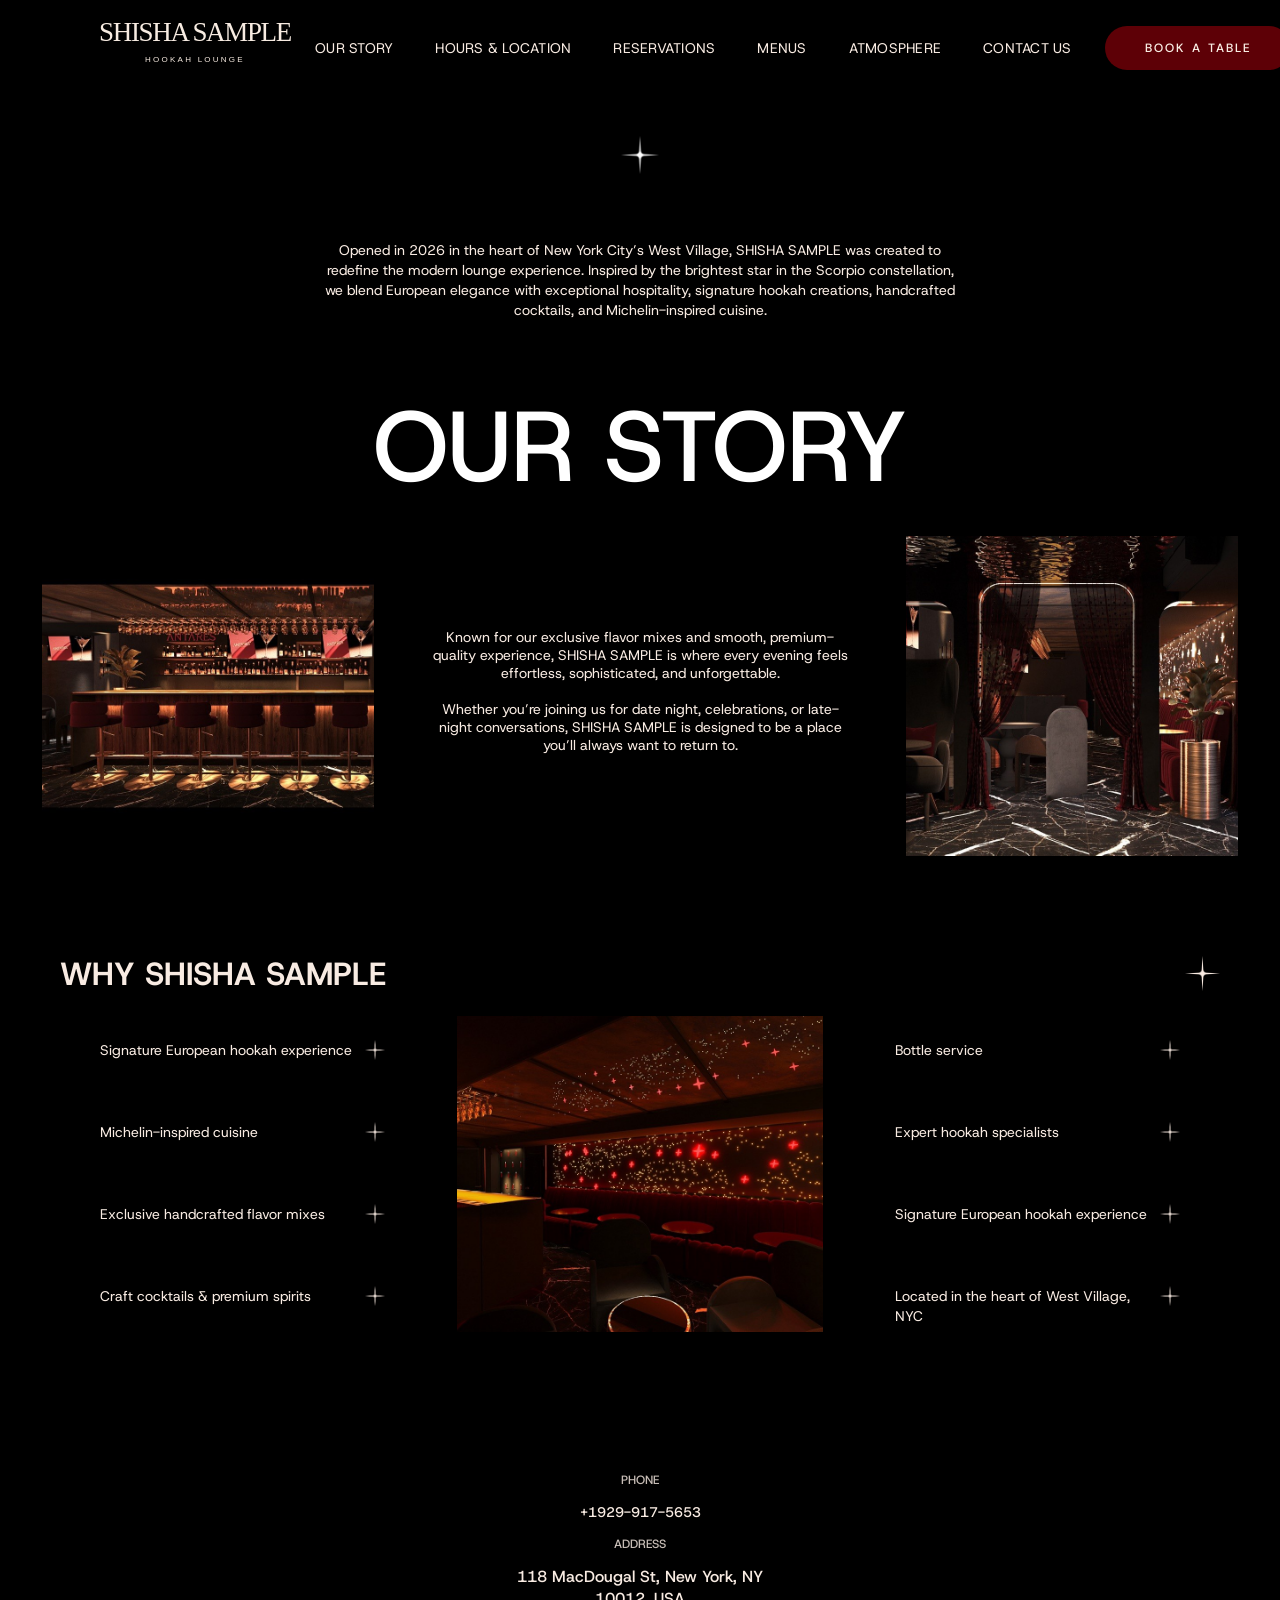
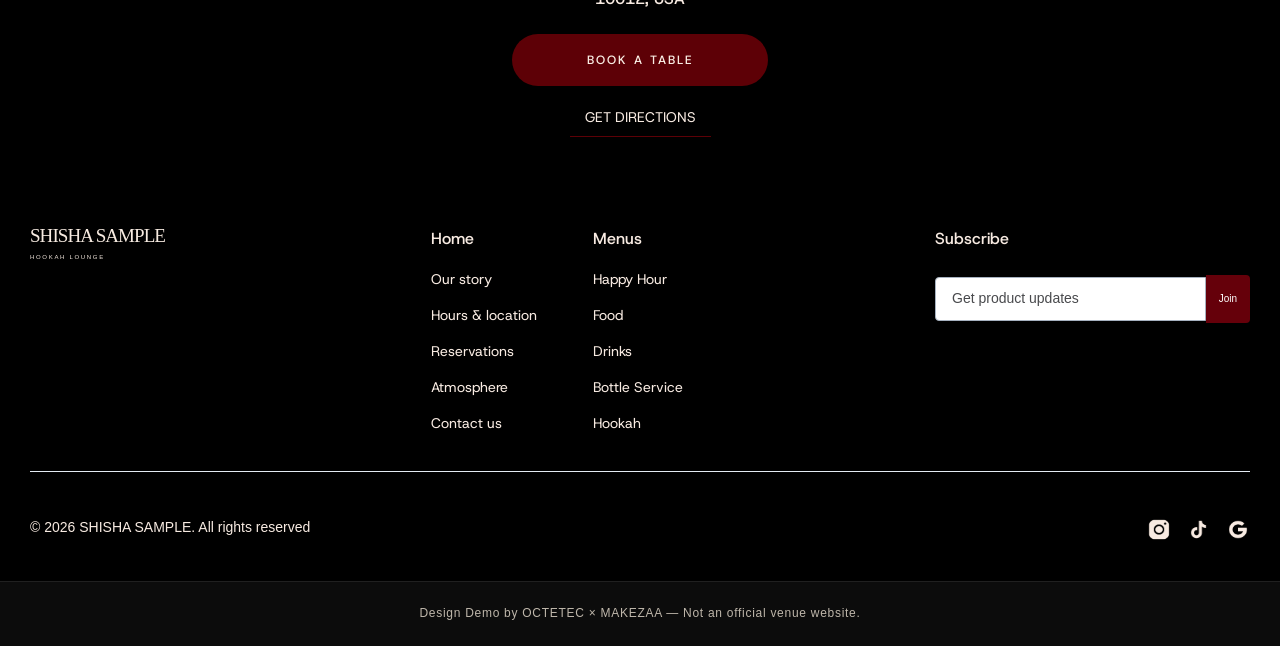
<file: our-story.html>
<!DOCTYPE html>
<html class=""><head><meta charset="utf-8"><title>Our Story | SHISHA SAMPLE Lounge Premium Hookah Experience — Design Demo</title><meta content="Learn the story behind ANTARES Lounge — our concept, passion for premium hookah, signature blends, handcrafted cocktails and exceptional guest experience." name="description"><meta content="Our Story | ANTARES Lounge Premium Hookah Experience" name="twitter:title"><meta content="Learn the story behind ANTARES Lounge — our concept, passion for premium hookah, signature blends, handcrafted cocktails and exceptional guest experience." name="twitter:description"><meta content="width=device-width, initial-scale=1" name="viewport"><meta content="Webflow" name="generator"><link rel="stylesheet" href="css/reference-0.css"><link rel="stylesheet" href="css/our-story.css"><link rel="stylesheet" href="css/presentation.css"><script src="js/intro.js" data-design="antares"></script></head><body class="our-story-page" data-design="antares"><div class="demo-intro" aria-label="OCTETEC × MAKEZAA — A Premium Web Experience"><div class="intro-lockup"><div>OCTETEC <span>×</span> MAKEZAA</div><p>A Premium Web Experience</p><i></i></div></div><div class="navbar-section"><div data-animation="default" data-collapse="medium" data-duration="400" data-easing="ease" data-easing2="ease" role="banner" class="header w-nav"><div class="container-menu"><div class="navbar-wrapper"><a href="index.html" class="logo w-nav-brand"><span class="sample-wordmark img-logo" aria-label="SHISHA SAMPLE">SHISHA SAMPLE<span>HOOKAH LOUNGE</span></span></a><nav role="navigation" class="nav-menu-wrapper w-nav-menu"><ul role="list" class="nav-menu w-list-unstyled"><li class="list-item"><a href="our-story.html" aria-current="page" class="nav-link w--current">OUR STORY</a></li><li class="list-item"><a href="hours-location.html" class="nav-link">HOURS &amp; LOCATION </a></li><li class="list-item"><a href="booking-page.html" class="nav-link">RESERVATIONS</a></li><li class="list-item"><a href="menus.html" class="nav-link">MENUS</a></li><li class="list-item"><a href="atmosphere.html" class="nav-link">ATMOSPHERE </a></li><li class="list-item"><a href="contact-us.html" class="nav-link">CONTACT US </a></li></ul></nav><nav role="navigation" class="nav-menu-btn w-nav-menu"><ul role="list" class="nav-menu w-list-unstyled"><li class="mobile-margin-top-10"><div class="nav-button-wrapper"><a href="#demo-dialog" class="btn-nav w-button" data-demo-action="Reserve a table">BOOK A TABLE</a></div></li></ul></nav><button class="menu-btn-mob w-nav-button" type="button" aria-label="Open menu" aria-expanded="false"><span></span><span></span></button></div></div></div></div><section class="hero-open-hours"><img src="assets/images/2d31d41c28-6a50fabf2be03875c0c5bd28_star-white.png" loading="lazy" width="38" alt="Decorative star color white" class="star-other-pages"><p class="paragragh">Opened in 2026 in the heart of New York City’s West Village, SHISHA SAMPLE was created to redefine the modern lounge experience. Inspired by the brightest star in the Scorpio constellation, we blend European elegance with exceptional hospitality, signature hookah creations, handcrafted cocktails, and Michelin-inspired cuisine.</p><div class="layout-hours"><h1 class="hero-head">our story</h1></div></section><section class="full-story"><div id="w-node-_5b16548b-7f7a-9c65-fe86-6fb8f470b0e9-889b0fbe" class="left-img"></div><div id="w-node-_50cb1c87-fb18-a9fc-500d-da85fce0d8d5-889b0fbe" class="text-center"><p class="text-center-story">Known for our exclusive flavor mixes and smooth, premium-quality experience, SHISHA SAMPLE is where every evening feels effortless, sophisticated, and unforgettable.<br><br>Whether you’re joining us for date night, celebrations, or late-night conversations, SHISHA SAMPLE is designed to be a place you’ll always want to return to.</p></div><div id="w-node-a5a0e64c-2a82-b0a0-fe81-8d33787d7963-889b0fbe" class="right-img"></div></section><section class="why-us"><div class="w-layout-hflex h-block-heading"><h2 class="h2 align-left">WHY SHISHA SAMPLE</h2><img src="assets/images/eee4448469-6a55294e084ce794260fced6_star-mokka.png" loading="lazy" alt="Decorative star color mokka" class="star-cherry head"></div><div class="why-us-layout"><div id="w-node-_6d0b8299-c7af-74c5-e92b-45ca4a8f46d5-889b0fbe" class="w-layout-hflex h-layout gap-0"><div class="w-layout-vflex v-block width-100"><div class="why-us-item width-60"><h3 class="h3">Signature European hookah experience</h3><img src="assets/images/eee4448469-6a55294e084ce794260fced6_star-mokka.png" loading="lazy" alt="Decorative star color mokka" class="star-cherry width-5"></div><div class="why-us-item width-60"><h3 class="h3">Michelin-inspired cuisine</h3><img src="assets/images/eee4448469-6a55294e084ce794260fced6_star-mokka.png" loading="lazy" alt="Decorative star color mokka" class="star-cherry width-5"></div></div><div class="w-layout-vflex v-block width-100"><div class="why-us-item width-60"><h3 class="h3">Exclusive handcrafted flavor mixes</h3><img src="assets/images/eee4448469-6a55294e084ce794260fced6_star-mokka.png" loading="lazy" alt="Decorative star color mokka" class="star-cherry width-5"></div><div class="why-us-item width-60"><h3 class="h3">Craft cocktails &amp; premium spirits</h3><img src="assets/images/eee4448469-6a55294e084ce794260fced6_star-mokka.png" loading="lazy" alt="Decorative star color mokka" class="star-cherry width-5"></div></div></div><div id="w-node-e7b20d52-c442-87b4-0b05-0729a1486cfe-889b0fbe" class="img-why"></div><div class="w-layout-hflex h-layout gap-0"><div class="w-layout-vflex v-block width-100"><div class="why-us-item width-60"><h3 class="h3">Bottle service</h3><img src="assets/images/eee4448469-6a55294e084ce794260fced6_star-mokka.png" loading="lazy" alt="Decorative star color mokka" class="star-cherry width-5"></div><div class="why-us-item width-60"><h3 class="h3">Expert hookah specialists</h3><img src="assets/images/eee4448469-6a55294e084ce794260fced6_star-mokka.png" loading="lazy" alt="Decorative star color mokka" class="star-cherry width-5"></div></div><div class="w-layout-vflex v-block width-100"><div class="why-us-item width-60"><h3 class="h3">Signature European hookah experience</h3><img src="assets/images/eee4448469-6a55294e084ce794260fced6_star-mokka.png" loading="lazy" alt="Decorative star color mokka" class="star-cherry width-5"></div><div class="why-us-item width-60"><h3 class="h3">Located in the heart of West Village, NYC</h3><img src="assets/images/eee4448469-6a55294e084ce794260fced6_star-mokka.png" loading="lazy" alt="Decorative star color mokka" class="star-cherry width-5"></div></div></div></div><div class="why-us-layout mob-version"><div id="w-node-f59e9196-e4bf-7fd5-b5b1-8107cf440645-889b0fbe" class="img-why"></div><div class="w-layout-vflex v-block-mob"><div class="w-layout-hflex h-layout gap-0"><div class="w-layout-vflex v-block width-100"><div class="why-us-item width-60"><h3 class="h3">Signature European hookah experience</h3><img src="assets/images/eee4448469-6a55294e084ce794260fced6_star-mokka.png" loading="lazy" alt="Decorative star color mokka" class="star-cherry width-5"></div><div class="why-us-item width-60"><h3 class="h3">Michelin-inspired cuisine</h3><img src="assets/images/eee4448469-6a55294e084ce794260fced6_star-mokka.png" loading="lazy" alt="Decorative star color mokka" class="star-cherry width-5"></div></div><div class="w-layout-vflex v-block width-100"><div class="why-us-item width-60"><h3 class="h3">Exclusive handcrafted flavor mixes</h3><img src="assets/images/eee4448469-6a55294e084ce794260fced6_star-mokka.png" loading="lazy" alt="Decorative star color mokka" class="star-cherry width-5"></div><div class="why-us-item width-60"><h3 class="h3">Craft cocktails &amp; premium spirits</h3><img src="assets/images/eee4448469-6a55294e084ce794260fced6_star-mokka.png" loading="lazy" alt="Decorative star color mokka" class="star-cherry width-5"></div></div></div><div class="w-layout-hflex h-layout gap-0"><div class="w-layout-vflex v-block width-100"><div class="why-us-item width-60"><h3 class="h3">Bottle service</h3><img src="assets/images/eee4448469-6a55294e084ce794260fced6_star-mokka.png" loading="lazy" alt="Decorative star color mokka" class="star-cherry width-5"></div><div class="why-us-item width-60"><h3 class="h3">Expert hookah specialists</h3><img src="assets/images/eee4448469-6a55294e084ce794260fced6_star-mokka.png" loading="lazy" alt="Decorative star color mokka" class="star-cherry width-5"></div></div><div class="w-layout-vflex v-block width-100"><div class="why-us-item width-60"><h3 class="h3">Signature European hookah experience</h3><img src="assets/images/eee4448469-6a55294e084ce794260fced6_star-mokka.png" loading="lazy" alt="Decorative star color mokka" class="star-cherry width-5"></div><div class="why-us-item width-60"><h3 class="h3">Located in the heart of West Village, NYC</h3><img src="assets/images/eee4448469-6a55294e084ce794260fced6_star-mokka.png" loading="lazy" alt="Decorative star color mokka" class="star-cherry width-5"></div></div></div></div></div></section><section class="map-section"><div class="wrapper-hours margin-24px width-20"><div class="v-text"><h4 class="h5 mardin-16">PHONE</h4><a href="#demo-dialog" class="text-18px margin-10" data-demo-action="Reserve a table">+1929-917-5653</a></div><div class="v-text margin-10"><h4 class="h5 margin-4">ADDRESS</h4><a href="#demo-dialog" class="h4 size-18px bottom-10px" data-demo-action="118 MacDougal St, New York, NY 10012, USA">118 MacDougal St, New York, NY 10012, USA</a></div><a href="#demo-dialog" class="btn-nav margin-20 margin-0 w-button" data-demo-action="Reserve a table">BOOK A TABLE</a><a href="#demo-dialog" class="btn-direction w-button" data-demo-action="GET DIRECTIONS">GET DIRECTIONS</a></div><div class="code-embed w-embed"></div></section><section class="footer section"><h1 class="heading-footer">SHISHA SAMPLE</h1><div class="footer-wrapper-two"><a href="#" class="footer-brand w-inline-block"><span class="sample-wordmark logo-footer" aria-label="SHISHA SAMPLE">SHISHA SAMPLE<span>HOOKAH LOUNGE</span></span></a><div class="w-layout-hflex h-block-footer"><div class="footer-block-two"><a href="index.html" class="footer-title">Home</a><a href="our-story.html" aria-current="page" class="footer-link-two w--current">Our story</a><a href="hours-location.html" class="footer-link-two">Hours &amp; location</a><a href="booking-page.html" class="footer-link-two">Reservations</a><a href="atmosphere.html" class="footer-link-two">Atmosphere</a><a href="contact-us.html" class="footer-link-two">Contact us</a></div><div class="footer-block-two"><a href="menus.html" class="footer-title">Menus</a><a href="menus.html#happy-hour" class="footer-link-two">Happy Hour</a><a href="menus.html#food" class="footer-link-two">Food</a><a href="menus.html#drinks" class="footer-link-two">Drinks</a><a href="menus.html#bottle" class="footer-link-two">Bottle Service</a><a href="menus.html#hookan" class="footer-link-two">Hookah</a></div></div><div class="footer-form w-form"><form id="wf-form-Footer-Form" name="wf-form-Footer-Form" method="get" class="footer-form-container" data-local-form="true"><div class="footer-title">Subscribe</div><div class="footer-form-block"><input class="footer-form-field w-input" maxlength="256" name="Footer-Email" data-name="Footer Email" aria-label="Get product updates" placeholder="Get product updates" type="email" id="Footer-Email" required=""><input type="submit" data-wait="Please wait..." class="footer-form-submit w-button" value="Join" aria-label="Join"></div></form><div class="w-form-done"><div>Thank you! Your submission has been received!</div></div><div class="w-form-fail"><div>Oops! Something went wrong while submitting the form.</div></div></div></div><div class="footer-divider-two"></div><div class="footer-bottom"><div class="footer-copyright">© 2026 SHISHA SAMPLE. All rights reserved</div><div class="footer-social-block-two"><div class="social-media"><a href="#demo-dialog" class="footer-social-link margin-10 w-inline-block" data-demo-action="Demo preview"><img loading="lazy" src="assets/images/e7c0025d89-6a60e9aa46db3e71b34908ea_griddy-icons_instagram-filled.png" alt="instagram-icon" class="inst"></a><a href="#demo-dialog" class="footer-social-link margin-10 w-inline-block" data-demo-action="Demo preview"><img loading="lazy" src="assets/images/2a7e508c67-6a60e8bd97876a5c0582ce95_ic_outline-tiktok.png" alt="tik-tok-icon" class="inst"></a><a href="#demo-dialog" class="footer-social-link margin-10 w-inline-block" data-demo-action="Demo preview"><img loading="lazy" src="assets/images/d21b394f37-6a60e96265b0c6cdeff39bb5_griddy-icons_google-filled.png" alt="google-icon" class="inst"></a></div></div></div></section>

<p class="demo-credit">Design Demo by OCTETEC × MAKEZAA — Not an official venue website.</p><dialog id="demo-dialog" class="demo-dialog" aria-labelledby="dialog-title"><button type="button" class="dialog-close" aria-label="Close dialog">×</button><div class="dialog-body"></div></dialog><dialog id="gallery-dialog" class="gallery-dialog" aria-label="Image gallery"><button type="button" class="gallery-close" aria-label="Close gallery">×</button><button type="button" class="gallery-prev" aria-label="Previous image">‹</button><figure><img alt=""><figcaption></figcaption></figure><button type="button" class="gallery-next" aria-label="Next image">›</button></dialog><script src="js/site.js" defer=""></script></body></html>
</file>
<file: css/reference-0.css>
html {
  -webkit-text-size-adjust: 100%;
  -ms-text-size-adjust: 100%;
  font-family: sans-serif;
}

body {
  margin: 0;
}

article, aside, details, figcaption, figure, footer, header, hgroup, main, menu, nav, section, summary {
  display: block;
}

audio, canvas, progress, video {
  vertical-align: baseline;
  display: inline-block;
}

audio:not([controls]) {
  height: 0;
  display: none;
}

[hidden], template {
  display: none;
}

a {
  background-color: #0000;
}

a:active, a:hover {
  outline: 0;
}

abbr[title] {
  border-bottom: 1px dotted;
}

b, strong {
  font-weight: bold;
}

dfn {
  font-style: italic;
}

h1 {
  margin: .67em 0;
  font-size: 2em;
}

mark {
  color: #000;
  background: #ff0;
}

small {
  font-size: 80%;
}

sub, sup {
  vertical-align: baseline;
  font-size: 75%;
  line-height: 0;
  position: relative;
}

sup {
  top: -.5em;
}

sub {
  bottom: -.25em;
}

img {
  border: 0;
}

svg:not(:root) {
  overflow: hidden;
}

hr {
  box-sizing: content-box;
  height: 0;
}

pre {
  overflow: auto;
}

code, kbd, pre, samp {
  font-family: monospace;
  font-size: 1em;
}

button, input, optgroup, select, textarea {
  color: inherit;
  font: inherit;
  margin: 0;
}

button {
  overflow: visible;
}

button, select {
  text-transform: none;
}

button, html input[type="button"], input[type="reset"] {
  -webkit-appearance: button;
  cursor: pointer;
}

button[disabled], html input[disabled] {
  cursor: default;
}

button::-moz-focus-inner, input::-moz-focus-inner {
  border: 0;
  padding: 0;
}

input {
  line-height: normal;
}

input[type="checkbox"], input[type="radio"] {
  box-sizing: border-box;
  padding: 0;
}

input[type="number"]::-webkit-inner-spin-button, input[type="number"]::-webkit-outer-spin-button {
  height: auto;
}

input[type="search"] {
  -webkit-appearance: none;
}

input[type="search"]::-webkit-search-cancel-button, input[type="search"]::-webkit-search-decoration {
  -webkit-appearance: none;
}

legend {
  border: 0;
  padding: 0;
}

textarea {
  overflow: auto;
}

optgroup {
  font-weight: bold;
}

table {
  border-collapse: collapse;
  border-spacing: 0;
}

td, th {
  padding: 0;
}

@font-face {
  font-family: webflow-icons;
  src: url("[data-uri]") format("truetype");
  font-weight: normal;
  font-style: normal;
}

[class^="w-icon-"], [class*=" w-icon-"] {
  speak: none;
  font-variant: normal;
  text-transform: none;
  -webkit-font-smoothing: antialiased;
  -moz-osx-font-smoothing: grayscale;
  font-style: normal;
  font-weight: normal;
  line-height: 1;
  font-family: webflow-icons !important;
}

.w-icon-slider-right:before {
  content: "";
}

.w-icon-slider-left:before {
  content: "";
}

.w-icon-nav-menu:before {
  content: "";
}

.w-icon-arrow-down:before, .w-icon-dropdown-toggle:before {
  content: "";
}

.w-icon-file-upload-remove:before {
  content: "";
}

.w-icon-file-upload-icon:before {
  content: "";
}

* {
  box-sizing: border-box;
}

html {
  height: 100%;
}

body {
  color: #333;
  background-color: #fff;
  min-height: 100%;
  margin: 0;
  font-family: Arial, sans-serif;
  font-size: 14px;
  line-height: 20px;
}

img {
  vertical-align: middle;
  max-width: 100%;
  display: inline-block;
}

html.w-mod-touch * {
  background-attachment: scroll !important;
}

.w-block {
  display: block;
}

.w-inline-block {
  max-width: 100%;
  display: inline-block;
}

.w-clearfix:before, .w-clearfix:after {
  content: " ";
  grid-area: 1 / 1 / 2 / 2;
  display: table;
}

.w-clearfix:after {
  clear: both;
}

.w-hidden {
  display: none;
}

.w-button {
  color: #fff;
  line-height: inherit;
  cursor: pointer;
  background-color: #3898ec;
  border: 0;
  border-radius: 0;
  padding: 9px 15px;
  text-decoration: none;
  display: inline-block;
}

input.w-button {
  -webkit-appearance: button;
}

:where(button.w-popover-trigger), :where(button.w-modal-trigger) {
  color: inherit;
  cursor: pointer;
  font: inherit;
  line-height: inherit;
  text-align: inherit;
  -webkit-text-decoration: inherit;
  text-decoration: inherit;
  background-color: #0000;
  border: 0;
  margin: 0;
  padding: 0;
}

:where(.w-popover) {
  position-anchor: auto;
  position-area: top;
}

:where(.w-popover[data-w-popover-backdrop-animated], .w-modal[data-w-popover-backdrop-animated])::backdrop {
  animation: var(--w-backdrop-animation, none);
}

:where(.w-popover, .w-modal) {
  --w-backdrop-animation: initial;
}

.w-popover-mask {
  opacity: 0 !important;
  clip-path: none !important;
  pointer-events: auto !important;
  border: 0 !important;
  width: auto !important;
  max-width: none !important;
  height: auto !important;
  max-height: none !important;
  margin: 0 !important;
  padding: 0 !important;
  position: fixed !important;
  inset: 0 !important;
  transform: none !important;
}

.w-popover-mask[popover] {
  translate: none !important;
  rotate: none !important;
  scale: none !important;
}

.w-popover-mask::backdrop {
  display: none !important;
}

.w-popover-mask:not(:popover-open) {
  display: none !important;
}

@supports not selector(:popover-open) {
  .w-popover-mask {
    display: none !important;
  }
}

.w-popover[popover]:not(:popover-open) {
  display: none;
}

.w-modal:not([open]):not([popover]) {
  display: none;
}

.w-modal[popover]:not(:popover-open) {
  display: none;
}

:where(.w-modal[data-w-modal-lock-scroll]) {
  overscroll-behavior: contain;
}

html[data-w-dynpage] [data-w-cloak] {
  color: #0000 !important;
}

.w-code-block {
  margin: unset;
}

pre.w-code-block code {
  all: inherit;
}

pre.w-code-block code > span {
  display: block !important;
}

.w-optimization {
  display: contents;
}

.w-webflow-badge, .w-webflow-badge > img {
  box-sizing: unset;
  width: unset;
  height: unset;
  max-height: unset;
  max-width: unset;
  min-height: unset;
  min-width: unset;
  margin: unset;
  padding: unset;
  float: unset;
  clear: unset;
  border: unset;
  border-radius: unset;
  background: unset;
  background-image: unset;
  background-position: unset;
  background-size: unset;
  background-repeat: unset;
  background-origin: unset;
  background-clip: unset;
  background-attachment: unset;
  background-color: unset;
  box-shadow: unset;
  transform: unset;
  direction: unset;
  font-family: unset;
  font-weight: unset;
  color: unset;
  font-size: unset;
  line-height: unset;
  font-style: unset;
  font-variant: unset;
  text-align: unset;
  letter-spacing: unset;
  -webkit-text-decoration: unset;
  text-decoration: unset;
  text-indent: unset;
  text-transform: unset;
  list-style-type: unset;
  text-shadow: unset;
  vertical-align: unset;
  cursor: unset;
  white-space: unset;
  word-break: unset;
  word-spacing: unset;
  word-wrap: unset;
  transition: unset;
}

.w-webflow-badge {
  white-space: nowrap;
  cursor: pointer;
  box-shadow: 0 0 0 1px #0000001a, 0 1px 3px #0000001a;
  visibility: visible !important;
  opacity: 1 !important;
  z-index: 2147483647 !important;
  color: #aaadb0 !important;
  width: auto !important;
  height: auto !important;
  overflow: unset !important;
  background-color: #fff !important;
  border-radius: 3px !important;
  margin: 0 !important;
  padding: 6px !important;
  font-size: 12px !important;
  line-height: 14px !important;
  text-decoration: none !important;
  display: inline-block !important;
  position: fixed !important;
  inset: auto 12px 12px auto !important;
  transform: none !important;
}

.w-webflow-badge > img {
  position: unset;
  visibility: unset !important;
  opacity: 1 !important;
  vertical-align: middle !important;
  display: inline-block !important;
}

h1, h2, h3, h4, h5, h6 {
  margin-bottom: 10px;
  font-weight: bold;
}

h1 {
  margin-top: 20px;
  font-size: 38px;
  line-height: 44px;
}

h2 {
  margin-top: 20px;
  font-size: 32px;
  line-height: 36px;
}

h3 {
  margin-top: 20px;
  font-size: 24px;
  line-height: 30px;
}

h4 {
  margin-top: 10px;
  font-size: 18px;
  line-height: 24px;
}

h5 {
  margin-top: 10px;
  font-size: 14px;
  line-height: 20px;
}

h6 {
  margin-top: 10px;
  font-size: 12px;
  line-height: 18px;
}

p {
  margin-top: 0;
  margin-bottom: 10px;
}

blockquote {
  border-left: 5px solid #e2e2e2;
  margin: 0 0 10px;
  padding: 10px 20px;
  font-size: 18px;
  line-height: 22px;
}

figure {
  margin: 0 0 10px;
}

figcaption {
  text-align: center;
  margin-top: 5px;
}

ul, ol {
  margin-top: 0;
  margin-bottom: 10px;
  padding-left: 40px;
}

.w-list-unstyled {
  padding-left: 0;
  list-style: none;
}

.w-embed:before, .w-embed:after {
  content: " ";
  grid-area: 1 / 1 / 2 / 2;
  display: table;
}

.w-embed:after {
  clear: both;
}

.w-video {
  width: 100%;
  padding: 0;
  position: relative;
}

.w-video iframe, .w-video object, .w-video embed {
  border: none;
  width: 100%;
  height: 100%;
  position: absolute;
  top: 0;
  left: 0;
}

fieldset {
  border: 0;
  margin: 0;
  padding: 0;
}

button, [type="button"], [type="reset"] {
  cursor: pointer;
  -webkit-appearance: button;
  border: 0;
}

.w-form {
  margin: 0 0 15px;
}

.w-form-done {
  text-align: center;
  background-color: #ddd;
  padding: 20px;
  display: none;
}

.w-form-fail {
  background-color: #ffdede;
  margin-top: 10px;
  padding: 10px;
  display: none;
}

label {
  margin-bottom: 5px;
  font-weight: bold;
  display: block;
}

.w-input, .w-select {
  color: #333;
  vertical-align: middle;
  background-color: #fff;
  border: 1px solid #ccc;
  width: 100%;
  height: 38px;
  margin-bottom: 10px;
  padding: 8px 12px;
  font-size: 14px;
  line-height: 1.42857;
  display: block;
}

.w-input::placeholder, .w-select::placeholder {
  color: #999;
}

.w-input:focus, .w-select:focus {
  border-color: #3898ec;
  outline: 0;
}

.w-input[disabled], .w-select[disabled], .w-input[readonly], .w-select[readonly], fieldset[disabled] .w-input, fieldset[disabled] .w-select {
  cursor: not-allowed;
}

.w-input[disabled]:not(.w-input-disabled), .w-select[disabled]:not(.w-input-disabled), .w-input[readonly], .w-select[readonly], fieldset[disabled]:not(.w-input-disabled) .w-input, fieldset[disabled]:not(.w-input-disabled) .w-select {
  background-color: #eee;
}

textarea.w-input, textarea.w-select {
  height: auto;
}

.w-select {
  background-color: #f3f3f3;
}

.w-select[multiple] {
  height: auto;
}

.w-form-label {
  cursor: pointer;
  margin-bottom: 0;
  font-weight: normal;
  display: inline-block;
}

.w-radio {
  margin-bottom: 5px;
  padding-left: 20px;
  display: block;
}

.w-radio:before, .w-radio:after {
  content: " ";
  grid-area: 1 / 1 / 2 / 2;
  display: table;
}

.w-radio:after {
  clear: both;
}

.w-radio-input {
  float: left;
  margin: 3px 0 0 -20px;
  line-height: normal;
}

.w-file-upload {
  margin-bottom: 10px;
  display: block;
}

.w-file-upload-input {
  opacity: 0;
  z-index: -100;
  width: .1px;
  height: .1px;
  position: absolute;
  overflow: hidden;
}

.w-file-upload-default, .w-file-upload-uploading, .w-file-upload-success {
  color: #333;
  display: inline-block;
}

.w-file-upload-error {
  margin-top: 10px;
  display: block;
}

.w-file-upload-default.w-hidden, .w-file-upload-uploading.w-hidden, .w-file-upload-error.w-hidden, .w-file-upload-success.w-hidden {
  display: none;
}

.w-file-upload-uploading-btn {
  cursor: pointer;
  background-color: #fafafa;
  border: 1px solid #ccc;
  margin: 0;
  padding: 8px 12px;
  font-size: 14px;
  font-weight: normal;
  display: flex;
}

.w-file-upload-file {
  background-color: #fafafa;
  border: 1px solid #ccc;
  flex-grow: 1;
  justify-content: space-between;
  margin: 0;
  padding: 8px 9px 8px 11px;
  display: flex;
}

.w-file-upload-file-name {
  font-size: 14px;
  font-weight: normal;
  display: block;
}

.w-file-remove-link {
  cursor: pointer;
  width: auto;
  height: auto;
  margin-top: 3px;
  margin-left: 10px;
  padding: 3px;
  display: block;
}

.w-icon-file-upload-remove {
  margin: auto;
  font-size: 10px;
}

.w-file-upload-error-msg {
  color: #ea384c;
  padding: 2px 0;
  display: inline-block;
}

.w-file-upload-info {
  padding: 0 12px;
  line-height: 38px;
  display: inline-block;
}

.w-file-upload-label {
  cursor: pointer;
  background-color: #fafafa;
  border: 1px solid #ccc;
  margin: 0;
  padding: 8px 12px;
  font-size: 14px;
  font-weight: normal;
  display: inline-block;
}

.w-icon-file-upload-icon, .w-icon-file-upload-uploading {
  width: 20px;
  margin-right: 8px;
  display: inline-block;
}

.w-icon-file-upload-uploading {
  height: 20px;
}

.w-container {
  max-width: 940px;
  margin-left: auto;
  margin-right: auto;
}

.w-container:before, .w-container:after {
  content: " ";
  grid-area: 1 / 1 / 2 / 2;
  display: table;
}

.w-container:after {
  clear: both;
}

.w-container .w-row {
  margin-left: -10px;
  margin-right: -10px;
}

.w-row:before, .w-row:after {
  content: " ";
  grid-area: 1 / 1 / 2 / 2;
  display: table;
}

.w-row:after {
  clear: both;
}

.w-row .w-row {
  margin-left: 0;
  margin-right: 0;
}

.w-col {
  float: left;
  width: 100%;
  min-height: 1px;
  padding-left: 10px;
  padding-right: 10px;
  position: relative;
}

.w-col .w-col {
  padding-left: 0;
  padding-right: 0;
}

.w-col-1 {
  width: 8.33333%;
}

.w-col-2 {
  width: 16.6667%;
}

.w-col-3 {
  width: 25%;
}

.w-col-4 {
  width: 33.3333%;
}

.w-col-5 {
  width: 41.6667%;
}

.w-col-6 {
  width: 50%;
}

.w-col-7 {
  width: 58.3333%;
}

.w-col-8 {
  width: 66.6667%;
}

.w-col-9 {
  width: 75%;
}

.w-col-10 {
  width: 83.3333%;
}

.w-col-11 {
  width: 91.6667%;
}

.w-col-12 {
  width: 100%;
}

.w-hidden-main {
  display: none !important;
}

@media screen and (max-width: 991px) {
  .w-container {
    max-width: 728px;
  }

  .w-hidden-main {
    display: inherit !important;
  }

  .w-hidden-medium {
    display: none !important;
  }

  .w-col-medium-1 {
    width: 8.33333%;
  }

  .w-col-medium-2 {
    width: 16.6667%;
  }

  .w-col-medium-3 {
    width: 25%;
  }

  .w-col-medium-4 {
    width: 33.3333%;
  }

  .w-col-medium-5 {
    width: 41.6667%;
  }

  .w-col-medium-6 {
    width: 50%;
  }

  .w-col-medium-7 {
    width: 58.3333%;
  }

  .w-col-medium-8 {
    width: 66.6667%;
  }

  .w-col-medium-9 {
    width: 75%;
  }

  .w-col-medium-10 {
    width: 83.3333%;
  }

  .w-col-medium-11 {
    width: 91.6667%;
  }

  .w-col-medium-12 {
    width: 100%;
  }

  .w-col-stack {
    width: 100%;
    left: auto;
    right: auto;
  }
}

@media screen and (max-width: 767px) {
  .w-hidden-main, .w-hidden-medium {
    display: inherit !important;
  }

  .w-hidden-small {
    display: none !important;
  }

  .w-row, .w-container .w-row {
    margin-left: 0;
    margin-right: 0;
  }

  .w-col {
    width: 100%;
    left: auto;
    right: auto;
  }

  .w-col-small-1 {
    width: 8.33333%;
  }

  .w-col-small-2 {
    width: 16.6667%;
  }

  .w-col-small-3 {
    width: 25%;
  }

  .w-col-small-4 {
    width: 33.3333%;
  }

  .w-col-small-5 {
    width: 41.6667%;
  }

  .w-col-small-6 {
    width: 50%;
  }

  .w-col-small-7 {
    width: 58.3333%;
  }

  .w-col-small-8 {
    width: 66.6667%;
  }

  .w-col-small-9 {
    width: 75%;
  }

  .w-col-small-10 {
    width: 83.3333%;
  }

  .w-col-small-11 {
    width: 91.6667%;
  }

  .w-col-small-12 {
    width: 100%;
  }
}

@media screen and (max-width: 479px) {
  .w-container {
    max-width: none;
  }

  .w-hidden-main, .w-hidden-medium, .w-hidden-small {
    display: inherit !important;
  }

  .w-hidden-tiny {
    display: none !important;
  }

  .w-col {
    width: 100%;
  }

  .w-col-tiny-1 {
    width: 8.33333%;
  }

  .w-col-tiny-2 {
    width: 16.6667%;
  }

  .w-col-tiny-3 {
    width: 25%;
  }

  .w-col-tiny-4 {
    width: 33.3333%;
  }

  .w-col-tiny-5 {
    width: 41.6667%;
  }

  .w-col-tiny-6 {
    width: 50%;
  }

  .w-col-tiny-7 {
    width: 58.3333%;
  }

  .w-col-tiny-8 {
    width: 66.6667%;
  }

  .w-col-tiny-9 {
    width: 75%;
  }

  .w-col-tiny-10 {
    width: 83.3333%;
  }

  .w-col-tiny-11 {
    width: 91.6667%;
  }

  .w-col-tiny-12 {
    width: 100%;
  }
}

.w-widget {
  position: relative;
}

.w-widget-map {
  width: 100%;
  height: 400px;
}

.w-widget-map label {
  width: auto;
  display: inline;
}

.w-widget-map img {
  max-width: inherit;
}

.w-widget-map .gm-style-iw {
  text-align: center;
}

.w-widget-map .gm-style-iw > button {
  display: none !important;
}

.w-widget-twitter {
  overflow: hidden;
}

.w-widget-twitter-count-shim {
  vertical-align: top;
  text-align: center;
  background: #fff;
  border: 1px solid #758696;
  border-radius: 3px;
  width: 28px;
  height: 20px;
  display: inline-block;
  position: relative;
}

.w-widget-twitter-count-shim * {
  pointer-events: none;
  -webkit-user-select: none;
  user-select: none;
}

.w-widget-twitter-count-shim .w-widget-twitter-count-inner {
  text-align: center;
  color: #999;
  font-family: serif;
  font-size: 15px;
  line-height: 12px;
  position: relative;
}

.w-widget-twitter-count-shim .w-widget-twitter-count-clear {
  display: block;
  position: relative;
}

.w-widget-twitter-count-shim.w--large {
  width: 36px;
  height: 28px;
}

.w-widget-twitter-count-shim.w--large .w-widget-twitter-count-inner {
  font-size: 18px;
  line-height: 18px;
}

.w-widget-twitter-count-shim:not(.w--vertical) {
  margin-left: 5px;
  margin-right: 8px;
}

.w-widget-twitter-count-shim:not(.w--vertical).w--large {
  margin-left: 6px;
}

.w-widget-twitter-count-shim:not(.w--vertical):before, .w-widget-twitter-count-shim:not(.w--vertical):after {
  content: " ";
  pointer-events: none;
  border: solid #0000;
  width: 0;
  height: 0;
  position: absolute;
  top: 50%;
  left: 0;
}

.w-widget-twitter-count-shim:not(.w--vertical):before {
  border-width: 4px;
  border-color: #75869600 #5d6c7b #75869600 #75869600;
  margin-top: -4px;
  margin-left: -9px;
}

.w-widget-twitter-count-shim:not(.w--vertical).w--large:before {
  border-width: 5px;
  margin-top: -5px;
  margin-left: -10px;
}

.w-widget-twitter-count-shim:not(.w--vertical):after {
  border-width: 4px;
  border-color: #fff0 #fff #fff0 #fff0;
  margin-top: -4px;
  margin-left: -8px;
}

.w-widget-twitter-count-shim:not(.w--vertical).w--large:after {
  border-width: 5px;
  margin-top: -5px;
  margin-left: -9px;
}

.w-widget-twitter-count-shim.w--vertical {
  width: 61px;
  height: 33px;
  margin-bottom: 8px;
}

.w-widget-twitter-count-shim.w--vertical:before, .w-widget-twitter-count-shim.w--vertical:after {
  content: " ";
  pointer-events: none;
  border: solid #0000;
  width: 0;
  height: 0;
  position: absolute;
  top: 100%;
  left: 50%;
}

.w-widget-twitter-count-shim.w--vertical:before {
  border-width: 5px;
  border-color: #5d6c7b #75869600 #75869600;
  margin-left: -5px;
}

.w-widget-twitter-count-shim.w--vertical:after {
  border-width: 4px;
  border-color: #fff #fff0 #fff0;
  margin-left: -4px;
}

.w-widget-twitter-count-shim.w--vertical .w-widget-twitter-count-inner {
  font-size: 18px;
  line-height: 22px;
}

.w-widget-twitter-count-shim.w--vertical.w--large {
  width: 76px;
}

.w-background-video {
  color: #fff;
  height: 500px;
  position: relative;
  overflow: hidden;
}

.w-background-video > video {
  object-fit: cover;
  z-index: -100;
  background-position: 50%;
  background-size: cover;
  width: 100%;
  height: 100%;
  margin: auto;
  position: absolute;
  inset: -100%;
}

.w-background-video > video::-webkit-media-controls-start-playback-button {
  -webkit-appearance: none;
  display: none !important;
}

.w-background-video--control {
  background-color: #0000;
  padding: 0;
  position: absolute;
  bottom: 1em;
  right: 1em;
}

.w-background-video--control > [hidden] {
  display: none !important;
}

.w-slider {
  text-align: center;
  clear: both;
  -webkit-tap-highlight-color: #0000;
  tap-highlight-color: #0000;
  background: #ddd;
  height: 300px;
  position: relative;
}

.w-slider-mask {
  z-index: 1;
  white-space: nowrap;
  height: 100%;
  display: block;
  position: relative;
  left: 0;
  right: 0;
  overflow: hidden;
}

.w-slide {
  vertical-align: top;
  white-space: normal;
  text-align: left;
  width: 100%;
  height: 100%;
  display: inline-block;
  position: relative;
}

.w-slider-nav {
  z-index: 2;
  text-align: center;
  -webkit-tap-highlight-color: #0000;
  tap-highlight-color: #0000;
  height: 40px;
  margin: auto;
  padding-top: 10px;
  position: absolute;
  inset: auto 0 0;
}

.w-slider-nav.w-round > div {
  border-radius: 100%;
}

.w-slider-nav.w-num > div {
  width: auto;
  height: auto;
  font-size: inherit;
  line-height: inherit;
  padding: .2em .5em;
}

.w-slider-nav.w-shadow > div {
  box-shadow: 0 0 3px #3336;
}

.w-slider-nav-invert {
  color: #fff;
}

.w-slider-nav-invert > div {
  background-color: #2226;
}

.w-slider-nav-invert > div.w-active {
  background-color: #222;
}

.w-slider-dot {
  cursor: pointer;
  background-color: #fff6;
  width: 1em;
  height: 1em;
  margin: 0 3px .5em;
  transition: background-color .1s, color .1s;
  display: inline-block;
  position: relative;
}

.w-slider-dot.w-active {
  background-color: #fff;
}

.w-slider-dot:focus {
  outline: none;
  box-shadow: 0 0 0 2px #fff;
}

.w-slider-dot:focus.w-active {
  box-shadow: none;
}

.w-slider-arrow-left, .w-slider-arrow-right {
  cursor: pointer;
  color: #fff;
  -webkit-tap-highlight-color: #0000;
  tap-highlight-color: #0000;
  -webkit-user-select: none;
  user-select: none;
  width: 80px;
  margin: auto;
  font-size: 40px;
  position: absolute;
  inset: 0;
  overflow: hidden;
}

.w-slider-arrow-left [class^="w-icon-"], .w-slider-arrow-right [class^="w-icon-"], .w-slider-arrow-left [class*=" w-icon-"], .w-slider-arrow-right [class*=" w-icon-"] {
  position: absolute;
}

.w-slider-arrow-left:focus, .w-slider-arrow-right:focus {
  outline: 0;
}

.w-slider-arrow-left {
  z-index: 3;
  right: auto;
}

.w-slider-arrow-right {
  z-index: 4;
  left: auto;
}

.w-icon-slider-left, .w-icon-slider-right {
  width: 1em;
  height: 1em;
  margin: auto;
  inset: 0;
}

.w-slider-aria-label {
  clip: rect(0 0 0 0);
  border: 0;
  width: 1px;
  height: 1px;
  margin: -1px;
  padding: 0;
  position: absolute;
  overflow: hidden;
}

.w-slider-force-show {
  display: block !important;
}

.w-dropdown {
  text-align: left;
  z-index: 900;
  margin-left: auto;
  margin-right: auto;
  display: inline-block;
  position: relative;
}

.w-dropdown-btn, .w-dropdown-toggle, .w-dropdown-link {
  vertical-align: top;
  color: #222;
  text-align: left;
  white-space: nowrap;
  margin-left: auto;
  margin-right: auto;
  padding: 20px;
  text-decoration: none;
  position: relative;
}

.w-dropdown-toggle {
  -webkit-user-select: none;
  user-select: none;
  cursor: pointer;
  padding-right: 40px;
  display: inline-block;
}

.w-dropdown-toggle:focus {
  outline: 0;
}

.w-icon-dropdown-toggle {
  width: 1em;
  height: 1em;
  margin: auto 20px auto auto;
  position: absolute;
  top: 0;
  bottom: 0;
  right: 0;
}

.w-dropdown-list {
  background: #ddd;
  min-width: 100%;
  display: none;
  position: absolute;
}

.w-dropdown-list.w--open {
  display: block;
}

.w-dropdown-link {
  color: #222;
  padding: 10px 20px;
  display: block;
}

.w-dropdown-link.w--current {
  color: #0082f3;
}

.w-dropdown-link:focus {
  outline: 0;
}

.w-lightbox-backdrop {
  cursor: auto;
  letter-spacing: normal;
  text-indent: 0;
  text-shadow: none;
  text-transform: none;
  visibility: visible;
  white-space: normal;
  word-break: normal;
  word-spacing: normal;
  word-wrap: normal;
  color: #fff;
  text-align: center;
  z-index: 2000;
  opacity: 0;
  -webkit-user-select: none;
  -moz-user-select: none;
  -webkit-tap-highlight-color: transparent;
  background: #000000e6;
  outline: 0;
  font-family: Helvetica Neue, Helvetica, Ubuntu, Segoe UI, Verdana, sans-serif;
  font-size: 17px;
  font-style: normal;
  font-weight: 300;
  line-height: 1.2;
  list-style: disc;
  position: fixed;
  inset: 0;
  -webkit-transform: translate(0);
}

.w-lightbox-backdrop, .w-lightbox-container {
  -webkit-overflow-scrolling: touch;
  height: 100%;
  overflow: auto;
}

.w-lightbox-content {
  height: 100vh;
  position: relative;
  overflow: hidden;
}

.w-lightbox-view {
  opacity: 0;
  width: 100vw;
  height: 100vh;
  position: absolute;
}

.w-lightbox-view:before {
  content: "";
  height: 100vh;
}

.w-lightbox-group, .w-lightbox-group .w-lightbox-view, .w-lightbox-group .w-lightbox-view:before {
  height: 86vh;
}

.w-lightbox-frame, .w-lightbox-view:before {
  vertical-align: middle;
  display: inline-block;
}

.w-lightbox-figure {
  margin: 0;
  position: relative;
}

.w-lightbox-group .w-lightbox-figure {
  cursor: pointer;
}

.w-lightbox-img {
  width: auto;
  max-width: none;
  height: auto;
}

.w-lightbox-image {
  float: none;
  max-width: 100vw;
  max-height: 100vh;
  display: block;
}

.w-lightbox-group .w-lightbox-image {
  max-height: 86vh;
}

.w-lightbox-caption {
  text-align: left;
  text-overflow: ellipsis;
  white-space: nowrap;
  background: #0006;
  padding: .5em 1em;
  position: absolute;
  bottom: 0;
  left: 0;
  right: 0;
  overflow: hidden;
}

.w-lightbox-embed {
  width: 100%;
  height: 100%;
  position: absolute;
  inset: 0;
}

.w-lightbox-control {
  cursor: pointer;
  background-position: center;
  background-repeat: no-repeat;
  background-size: 24px;
  width: 4em;
  transition: all .3s;
  position: absolute;
  top: 0;
}

.w-lightbox-left {
  background-image: url("[data-uri]");
  display: none;
  bottom: 0;
  left: 0;
}

.w-lightbox-right {
  background-image: url("[data-uri]");
  display: none;
  bottom: 0;
  right: 0;
}

.w-lightbox-close {
  background-image: url("[data-uri]");
  background-size: 18px;
  height: 2.6em;
  right: 0;
}

.w-lightbox-strip {
  white-space: nowrap;
  padding: 0 1vh;
  line-height: 0;
  position: absolute;
  bottom: 0;
  left: 0;
  right: 0;
  overflow: auto hidden;
}

.w-lightbox-item {
  box-sizing: content-box;
  cursor: pointer;
  width: 10vh;
  padding: 2vh 1vh;
  display: inline-block;
  -webkit-transform: translate3d(0, 0, 0);
}

.w-lightbox-active {
  opacity: .3;
}

.w-lightbox-thumbnail {
  background: #222;
  height: 10vh;
  position: relative;
  overflow: hidden;
}

.w-lightbox-thumbnail-image {
  position: absolute;
  top: 0;
  left: 0;
}

.w-lightbox-thumbnail .w-lightbox-tall {
  width: 100%;
  top: 50%;
  transform: translate(0, -50%);
}

.w-lightbox-thumbnail .w-lightbox-wide {
  height: 100%;
  left: 50%;
  transform: translate(-50%);
}

.w-lightbox-spinner {
  box-sizing: border-box;
  border: 5px solid #0006;
  border-radius: 50%;
  width: 40px;
  height: 40px;
  margin-top: -20px;
  margin-left: -20px;
  animation: .8s linear infinite spin;
  position: absolute;
  top: 50%;
  left: 50%;
}

.w-lightbox-spinner:after {
  content: "";
  border: 3px solid #0000;
  border-bottom-color: #fff;
  border-radius: 50%;
  position: absolute;
  inset: -4px;
}

.w-lightbox-hide {
  display: none;
}

.w-lightbox-noscroll {
  overflow: hidden;
}

@media (min-width: 768px) {
  .w-lightbox-content {
    height: 96vh;
    margin-top: 2vh;
  }

  .w-lightbox-view, .w-lightbox-view:before {
    height: 96vh;
  }

  .w-lightbox-group, .w-lightbox-group .w-lightbox-view, .w-lightbox-group .w-lightbox-view:before {
    height: 84vh;
  }

  .w-lightbox-image {
    max-width: 96vw;
    max-height: 96vh;
  }

  .w-lightbox-group .w-lightbox-image {
    max-width: 82.3vw;
    max-height: 84vh;
  }

  .w-lightbox-left, .w-lightbox-right {
    opacity: .5;
    display: block;
  }

  .w-lightbox-close {
    opacity: .8;
  }

  .w-lightbox-control:hover {
    opacity: 1;
  }
}

.w-lightbox-inactive, .w-lightbox-inactive:hover {
  opacity: 0;
}

.w-richtext:before, .w-richtext:after {
  content: " ";
  grid-area: 1 / 1 / 2 / 2;
  display: table;
}

.w-richtext:after {
  clear: both;
}

.w-richtext[contenteditable="true"]:before, .w-richtext[contenteditable="true"]:after {
  white-space: initial;
}

.w-richtext ol, .w-richtext ul {
  overflow: hidden;
}

.w-richtext .w-richtext-figure-selected.w-richtext-figure-type-video div:after, .w-richtext .w-richtext-figure-selected[data-rt-type="video"] div:after, .w-richtext .w-richtext-figure-selected.w-richtext-figure-type-image div, .w-richtext .w-richtext-figure-selected[data-rt-type="image"] div {
  outline: 2px solid #2895f7;
}

.w-richtext figure.w-richtext-figure-type-video > div:after, .w-richtext figure[data-rt-type="video"] > div:after {
  content: "";
  display: none;
  position: absolute;
  inset: 0;
}

.w-richtext figure {
  max-width: 60%;
  position: relative;
}

.w-richtext figure > div:before {
  cursor: default !important;
}

.w-richtext figure img {
  width: 100%;
}

.w-richtext figure figcaption.w-richtext-figcaption-placeholder {
  opacity: .6;
}

.w-richtext figure div {
  color: #0000;
  font-size: 0;
}

.w-richtext figure.w-richtext-figure-type-image, .w-richtext figure[data-rt-type="image"] {
  display: table;
}

.w-richtext figure.w-richtext-figure-type-image > div, .w-richtext figure[data-rt-type="image"] > div {
  display: inline-block;
}

.w-richtext figure.w-richtext-figure-type-image > figcaption, .w-richtext figure[data-rt-type="image"] > figcaption {
  caption-side: bottom;
  display: table-caption;
}

.w-richtext figure.w-richtext-figure-type-video, .w-richtext figure[data-rt-type="video"] {
  width: 60%;
  height: 0;
}

.w-richtext figure.w-richtext-figure-type-video iframe, .w-richtext figure[data-rt-type="video"] iframe {
  width: 100%;
  height: 100%;
  position: absolute;
  top: 0;
  left: 0;
}

.w-richtext figure.w-richtext-figure-type-video > div, .w-richtext figure[data-rt-type="video"] > div {
  width: 100%;
}

.w-richtext figure.w-richtext-align-center {
  clear: both;
  margin-left: auto;
  margin-right: auto;
}

.w-richtext figure.w-richtext-align-center.w-richtext-figure-type-image > div, .w-richtext figure.w-richtext-align-center[data-rt-type="image"] > div {
  max-width: 100%;
}

.w-richtext figure.w-richtext-align-normal {
  clear: both;
}

.w-richtext figure.w-richtext-align-fullwidth {
  text-align: center;
  clear: both;
  width: 100%;
  max-width: 100%;
  margin-left: auto;
  margin-right: auto;
  display: block;
}

.w-richtext figure.w-richtext-align-fullwidth > div {
  padding-bottom: inherit;
  display: inline-block;
}

.w-richtext figure.w-richtext-align-fullwidth > figcaption {
  display: block;
}

.w-richtext figure.w-richtext-align-floatleft {
  float: left;
  clear: none;
  margin-right: 15px;
}

.w-richtext figure.w-richtext-align-floatright {
  float: right;
  clear: none;
  margin-left: 15px;
}

.w-nav {
  z-index: 1000;
  background: #ddd;
  position: relative;
}

.w-nav:before, .w-nav:after {
  content: " ";
  grid-area: 1 / 1 / 2 / 2;
  display: table;
}

.w-nav:after {
  clear: both;
}

.w-nav-brand {
  float: left;
  color: #333;
  text-decoration: none;
  position: relative;
}

.w-nav-link {
  vertical-align: top;
  color: #222;
  text-align: left;
  margin-left: auto;
  margin-right: auto;
  padding: 20px;
  text-decoration: none;
  display: inline-block;
  position: relative;
}

.w-nav-link.w--current {
  color: #0082f3;
}

.w-nav-menu {
  float: right;
  position: relative;
}

[data-nav-menu-open] {
  text-align: center;
  background: #c8c8c8;
  min-width: 200px;
  position: absolute;
  top: 100%;
  left: 0;
  right: 0;
  overflow: visible;
  display: block !important;
}

.w--nav-link-open {
  display: block;
  position: relative;
}

.w-nav-overlay {
  width: 100%;
  display: none;
  position: absolute;
  top: 100%;
  left: 0;
  right: 0;
  overflow: hidden;
}

.w-nav-overlay [data-nav-menu-open] {
  top: 0;
}

.w-nav[data-animation="over-left"] .w-nav-overlay {
  width: auto;
}

.w-nav[data-animation="over-left"] .w-nav-overlay, .w-nav[data-animation="over-left"] [data-nav-menu-open] {
  z-index: 1;
  top: 0;
  right: auto;
}

.w-nav[data-animation="over-right"] .w-nav-overlay {
  width: auto;
}

.w-nav[data-animation="over-right"] .w-nav-overlay, .w-nav[data-animation="over-right"] [data-nav-menu-open] {
  z-index: 1;
  top: 0;
  left: auto;
}

.w-nav-button {
  float: right;
  cursor: pointer;
  -webkit-tap-highlight-color: #0000;
  tap-highlight-color: #0000;
  -webkit-user-select: none;
  user-select: none;
  padding: 18px;
  font-size: 24px;
  display: none;
  position: relative;
}

.w-nav-button:focus {
  outline: 0;
}

.w-nav-button.w--open {
  color: #fff;
  background-color: #c8c8c8;
}

.w-nav[data-collapse="all"] .w-nav-menu {
  display: none;
}

.w-nav[data-collapse="all"] .w-nav-button, .w--nav-dropdown-open, .w--nav-dropdown-toggle-open {
  display: block;
}

.w--nav-dropdown-list-open {
  position: static;
}

@media screen and (max-width: 991px) {
  .w-nav[data-collapse="medium"] .w-nav-menu {
    display: none;
  }

  .w-nav[data-collapse="medium"] .w-nav-button {
    display: block;
  }
}

@media screen and (max-width: 767px) {
  .w-nav[data-collapse="small"] .w-nav-menu {
    display: none;
  }

  .w-nav[data-collapse="small"] .w-nav-button {
    display: block;
  }

  .w-nav-brand {
    padding-left: 10px;
  }
}

@media screen and (max-width: 479px) {
  .w-nav[data-collapse="tiny"] .w-nav-menu {
    display: none;
  }

  .w-nav[data-collapse="tiny"] .w-nav-button {
    display: block;
  }
}

.w-tabs {
  position: relative;
}

.w-tabs:before, .w-tabs:after {
  content: " ";
  grid-area: 1 / 1 / 2 / 2;
  display: table;
}

.w-tabs:after {
  clear: both;
}

.w-tab-menu {
  position: relative;
}

.w-tab-link {
  vertical-align: top;
  text-align: left;
  cursor: pointer;
  color: #222;
  background-color: #ddd;
  padding: 9px 30px;
  text-decoration: none;
  display: inline-block;
  position: relative;
}

.w-tab-link.w--current {
  background-color: #c8c8c8;
}

.w-tab-link:focus {
  outline: 0;
}

.w-tab-content {
  display: block;
  position: relative;
  overflow: hidden;
}

.w-tab-pane {
  display: none;
  position: relative;
}

.w--tab-active {
  display: block;
}

@media screen and (max-width: 479px) {
  .w-tab-link {
    display: block;
  }
}

.w-ix-emptyfix:after {
  content: "";
}

@keyframes spin {
  0% {
    transform: rotate(0);
  }

  100% {
    transform: rotate(360deg);
  }
}

.w-dyn-empty {
  background-color: #ddd;
  padding: 10px;
}

.w-dyn-hide, .w-dyn-bind-empty, .w-condition-invisible {
  display: none !important;
}

.wf-layout-layout {
  display: grid;
}

.w-layout-grid {
  grid-row-gap: 16px;
  grid-column-gap: 16px;
  grid-template-rows: auto auto;
  grid-template-columns: 1fr 1fr;
  grid-auto-columns: 1fr;
  display: grid;
}

@font-face {
  font-family: Hostgrotesk ;
  src: url("../assets/fonts/edd927bb3c-6a50d225a6553bcb76c63896_HostGrotesk-Bold.ttf") format("truetype");
  font-weight: 700;
  font-style: normal;
  font-display: swap;
}

@font-face {
  font-family: Hostgrotesk;
  src: url("../assets/fonts/23c549b6c4-6a50d25e6288d448d97e60e7_HostGrotesk-Medium.ttf") format("truetype");
  font-weight: 500;
  font-style: normal;
  font-display: swap;
}

@font-face {
  font-family: Hostgrotesk;
  src: url("../assets/fonts/e781633b25-6a50d270338911c177e622c7_HostGrotesk-Regular.ttf") format("truetype");
  font-weight: 400;
  font-style: normal;
  font-display: swap;
}

:root {
  --black: #000;
  --font-family: Hostgrotesk, Arial, sans-serif;
  --black-cherry: #5d0006;
  --mokka: #f8ebe2;
  --fire: #8e0006;
}

.w-layout-vflex {
  flex-direction: column;
  align-items: flex-start;
  display: flex;
}

.w-layout-hflex {
  flex-direction: row;
  align-items: flex-start;
  display: flex;
}

.navbar-section {
  background-color: var(--black);
  border: 1px #f8ebe24d;
}

.header {
  z-index: 5;
  background-color: #f8ebe200;
  justify-content: center;
  align-items: center;
  width: 100%;
  max-width: 1140px;
  margin-left: auto;
  margin-right: auto;
  padding: 20px;
  display: flex;
}

.container-menu {
  flex: 1;
  justify-content: space-between;
  align-items: center;
  width: 100%;
  max-width: none;
  min-height: 30px;
  margin-left: auto;
  margin-right: auto;
  display: flex;
}

.navbar-wrapper {
  grid-column-gap: 0px;
  grid-row-gap: 0px;
  flex: 1;
  justify-content: space-between;
  align-items: center;
  display: flex;
}

.logo {
  flex: none;
  width: 16%;
}

.nav-menu {
  grid-column-gap: 0px;
  grid-row-gap: 0px;
  justify-content: space-between;
  align-items: center;
  width: auto;
  margin-bottom: 0;
  margin-left: 0;
  padding-bottom: 0;
  padding-left: 0;
  display: flex;
}

.nav-link {
  font-family: var(--font-family);
  color: var(--mokka);
  letter-spacing: .25px;
  margin-left: 5px;
  margin-right: 5px;
  padding: 5px 10px;
  font-size: 14px;
  line-height: 20px;
  text-decoration: none;
}

.nav-link:hover {
  color: var(--mokka);
}

.nav-link:focus-visible, .nav-link[data-wf-focus-visible] {
  outline-offset: 0px;
  color: #0050bd;
  border-radius: 4px;
  outline: 2px solid #0050bd;
}

.mobile-margin-top-10 {
  flex: 0 auto;
  display: block;
}

.nav-button-wrapper {
  justify-content: center;
  align-items: center;
  width: 100%;
  margin-left: 0;
  display: flex;
}

.btn-nav {
  background-color: var(--black-cherry);
  width: 100%;
  font-family: var(--font-family);
  color: var(--mokka);
  letter-spacing: 2px;
  text-transform: uppercase;
  border-radius: 100px;
  flex: 0 auto;
  justify-content: center;
  align-items: center;
  margin-top: 0;
  padding: 12px 40px;
  font-size: 12px;
  font-weight: 500;
  line-height: 20px;
  transition: all .2s;
  display: flex;
}

.btn-nav:hover {
  background-color: var(--fire);
  color: #fff;
}

.btn-nav:active {
  background-color: #43464d;
}

.btn-nav.margin-20 {
  margin-top: 24px;
  padding-top: 16px;
  padding-bottom: 16px;
}

.btn-nav.width-16 {
  background-color: var(--mokka);
  width: 18%;
  color: var(--black-cherry);
  margin-top: 10px;
  font-weight: 500;
}

.page-wrapper {
  background-color: #5d000600;
}

.main-screen {
  grid-column-gap: 0px;
  grid-row-gap: 0px;
  background-color: #f5f7fa00;
  border-bottom: 1px #e4ebf3;
  grid-template-rows: auto;
  grid-template-columns: 1fr 1fr;
  grid-auto-columns: 1fr;
  height: 500px;
  padding: 0;
  display: grid;
  position: relative;
  overflow: hidden;
}

.container {
  box-sizing: content-box;
  background-color: var(--black);
  flex-flow: column;
  justify-content: space-between;
  align-items: flex-end;
  width: 100%;
  max-width: none;
  height: auto;
  margin-left: 0;
  margin-right: 0;
  padding-top: 40px;
  padding-bottom: 40px;
  padding-left: 40px;
  display: flex;
  overflow: visible;
}

.hero-wrapper-two {
  text-align: center;
  flex-direction: column;
  justify-content: flex-end;
  align-items: flex-start;
  max-width: none;
  height: auto;
  margin-left: 0;
  margin-right: auto;
  display: flex;
}

.margin-bottom-24px {
  font-family: var(--font-family);
  color: var(--mokka);
  text-align: left;
  margin-bottom: 24px;
}

.btn-main {
  background-color: var(--black-cherry);
  width: 100%;
  height: 100%;
  font-family: var(--font-family);
  color: var(--mokka);
  letter-spacing: normal;
  text-transform: uppercase;
  border-radius: 100px;
  padding: 12px 32px;
  font-size: 12px;
  font-weight: 500;
  line-height: 20px;
  transition: all .2s;
}

.btn-main:hover {
  color: var(--black-cherry);
  background-color: #fff;
}

.btn-main:active {
  background-color: #43464d;
}

.h1-hero {
  font-family: var(--font-family);
  color: var(--mokka);
  text-transform: uppercase;
  font-size: 40px;
  font-weight: 500;
}

.video-layout {
  background-image: linear-gradient(0deg, #000, #fff0 16%), linear-gradient(#000, #fff0 25%), linear-gradient(#0003, #0003), url("../assets/images/95ddde8833-6a50eb3b70c788dcbc60d06b_main-video.gif");
  background-position: 0 0, 0 0, 0 0, 50% 25%;
  background-size: auto, auto, auto, cover;
  height: auto;
}

.bth-layout {
  grid-column-gap: 8px;
  grid-row-gap: 8px;
  justify-content: flex-start;
  align-items: center;
  width: 70%;
  display: flex;
}

.star-white {
  flex: none;
  max-width: none;
  height: 48px;
  margin-top: 0;
  margin-right: 80px;
}

.img-logo {
  width: 100%;
  max-width: 100%;
  padding-bottom: 10px;
}

.utility-page-wrap {
  justify-content: center;
  align-items: center;
  width: 100vw;
  max-width: 100%;
  height: 100vh;
  max-height: 100%;
  display: flex;
}

.utility-page-content {
  text-align: center;
  flex-direction: column;
  width: 260px;
  display: flex;
}

.utility-page-form {
  flex-direction: column;
  align-items: stretch;
  display: flex;
}

.btn-secondary {
  border: .5px solid var(--mokka);
  width: 100%;
  height: 100%;
  font-family: var(--font-family);
  color: var(--mokka);
  text-transform: uppercase;
  background-color: #3898ec00;
  border-radius: 100px;
  padding-top: 12px;
  padding-bottom: 12px;
  font-size: 12px;
  font-weight: 500;
}

.btn-secondary.width-40.fill {
  background-color: var(--mokka);
  width: 40%;
  height: auto;
  color: var(--black-cherry);
  text-align: center;
}

.list-item {
  flex: none;
}

.about-us {
  grid-column-gap: 16px;
  grid-row-gap: 16px;
  grid-template-rows: auto;
  grid-template-columns: 1fr 1fr;
  grid-auto-columns: 1fr;
  margin-top: 40px;
  margin-bottom: 40px;
  display: grid;
}

.h2 {
  font-family: var(--font-family);
  color: var(--black-cherry);
  text-transform: uppercase;
  margin-top: 20px;
  margin-left: 60px;
  margin-right: 60px;
  font-size: 32px;
  line-height: 36px;
}

.h2.align-left {
  color: var(--mokka);
  text-align: center;
  align-self: flex-start;
  margin-top: 0;
  margin-bottom: 24px;
  margin-left: 0;
}

.h2.align-left.center {
  width: 100%;
  color: var(--mokka);
  margin-bottom: 40px;
}

.h2.align-center {
  color: var(--mokka);
  margin-left: 0;
  margin-right: 0;
}

.bold-style {
  color: var(--mokka);
}

.paragraph-16px {
  font-family: var(--font-family);
  color: var(--mokka);
  margin-left: 100px;
  margin-right: 40px;
  padding-right: 0;
  font-size: 12px;
  line-height: 17px;
}

.img-2 {
  max-width: 35%;
  margin-top: 20px;
  margin-left: 60px;
}

.img-1 {
  width: 100%;
}

.btn-learn-more {
  background-color: var(--mokka);
  font-family: var(--font-family);
  color: var(--black-cherry);
  border-radius: 1000px;
  padding: 24px;
  font-size: 12px;
  font-weight: 500;
  line-height: 18px;
  position: absolute;
}

.why-us {
  margin: 60px;
}

.v-block {
  justify-content: space-between;
  width: 100%;
}

.v-block.width-100 {
  grid-column-gap: 12px;
  grid-row-gap: 12px;
}

.h3 {
  font-family: var(--font-family);
  color: var(--mokka);
  margin-top: 0;
  margin-bottom: 0;
  font-size: 14px;
  font-weight: 400;
  line-height: 20px;
}

.why-us-item {
  grid-column-gap: 12px;
  grid-row-gap: 12px;
  width: auto;
  height: 80px;
  font-family: var(--font-family);
  color: var(--black-cherry);
  border: 1px #f8ebe266;
  border-radius: 100px;
  justify-content: space-between;
  align-items: flex-start;
  margin-top: 6px;
  margin-bottom: 12px;
  padding: 24px 40px;
  display: flex;
}

.why-us-item.width-60 {
  margin-top: 0;
  margin-bottom: 0;
}

.why-us-item.width-50 {
  width: 100%;
  height: auto;
  margin-top: 0;
  margin-bottom: 0;
  padding-left: 0;
  padding-right: 24px;
}

.star-cherry {
  align-self: flex-start;
  width: 12%;
  max-width: 12%;
}

.star-cherry.align-right {
  align-self: center;
  width: 5%;
  max-width: 5%;
  margin-left: 16px;
}

.star-cherry.width-5 {
  width: 7%;
  max-width: 8%;
}

.star-cherry.head {
  width: 3%;
  max-width: 3%;
}

.h-layout {
  grid-column-gap: 0px;
  grid-row-gap: 0px;
  flex-flow: column;
  justify-content: center;
  align-items: flex-start;
}

.h-layout.gap-0 {
  grid-column-gap: 12px;
  grid-row-gap: 12px;
}

.menu-main-page {
  background-color: #f8ebe200;
  border-bottom: 1px #e4ebf3;
  margin-left: 60px;
  margin-right: 60px;
  padding: 80px 0;
  position: relative;
}

.hero-open-hours {
  background-color: #5d000600;
  border-bottom: 1px #e4ebf3;
  flex-flow: column;
  justify-content: space-between;
  align-items: flex-end;
  height: 400px;
  padding: 0;
  display: flex;
  position: relative;
}

.hero-open-hours.mokka-fill {
  background-color: var(--black-cherry);
  display: flex;
}

.layout-hours {
  text-align: center;
  flex-direction: column;
  justify-content: flex-start;
  align-items: center;
  width: 100%;
  max-width: none;
  margin-left: 0;
  margin-right: 0;
  display: flex;
}

.hero-head {
  font-family: var(--font-family);
  color: #fff;
  text-transform: uppercase;
  font-size: 6.2rem;
  font-weight: 500;
  line-height: 5rem;
}

.hero-head.cherry-color {
  color: var(--mokka);
}

.hours-block {
  background-color: #f5f7fa00;
  border-bottom: 1px #e4ebf3;
  flex-flow: column;
  padding: 40px 0;
  display: flex;
  position: relative;
}

.wrapper-hours {
  text-align: center;
  flex-direction: column;
  justify-content: flex-start;
  align-items: center;
  width: 20%;
  max-width: none;
  margin-left: auto;
  margin-right: auto;
  display: flex;
}

.wrapper-hours.margin-24px {
  margin-bottom: 24px;
}

.star-other-pages {
  align-self: center;
  max-width: 3%;
  margin-top: 40px;
  margin-right: 0;
}

.h4 {
  font-family: var(--font-family);
  color: var(--mokka);
  font-size: 16px;
  line-height: 22px;
}

.h4.size-18px {
  font-size: 16px;
  font-weight: 500;
  line-height: 22px;
  text-decoration: none;
}

.v-text {
  flex-flow: column;
  justify-content: center;
  align-items: center;
  display: flex;
}

.text-18px {
  font-family: var(--font-family);
  color: var(--mokka);
}

.text-18px.margin-10 {
  margin-top: 0;
  font-weight: 500;
  text-decoration: none;
}

.text-18px.margin-0 {
  margin-bottom: 0;
}

.footer-divider-two {
  background-color: #e4ebf3;
  width: 100%;
  height: .5px;
  margin-top: 40px;
  margin-bottom: 40px;
}

.footer-bottom {
  justify-content: space-between;
  align-items: center;
  display: flex;
}

.footer-copyright {
  color: var(--mokka);
}

.footer-brand {
  display: block;
}

.footer-social-link {
  justify-content: flex-end;
  align-items: center;
  width: 6%;
  margin-left: 0;
  display: flex;
}

.footer-social-link.margin-10 {
  width: 3%;
}

.footer-social-link.margin-10.width-12, .footer-social-link.margin-10.width-10 {
  width: 12%;
}

.category-wrapper {
  grid-column-gap: 56px;
  grid-row-gap: 56px;
  justify-content: space-between;
  align-items: center;
  display: flex;
}

.left-content-menu {
  background-image: linear-gradient(#0006, #0006), url("../assets/images/f18872953b-6a5916645cff7873b10cfefe_______________2026-07-13_194802.png");
  background-position: 0 0, 50%;
  background-size: auto, cover;
  border: 1px #f8ebe266;
  flex-direction: column;
  justify-content: center;
  align-items: center;
  width: 50%;
  max-width: none;
  height: 360px;
  display: flex;
}

.small-img-categoty {
  object-fit: cover;
  border-radius: 100px;
  width: 48px;
  height: 48px;
  margin-right: 0;
}

.footer {
  background-color: var(--black-cherry);
  border-bottom: 1px solid #e4ebf3;
  padding: 40px 30px;
  position: relative;
}

.footer-wrapper-two {
  justify-content: space-between;
  align-items: flex-start;
  margin-top: 30px;
  display: flex;
}

.footer-block-two {
  grid-column-gap: 0px;
  grid-row-gap: 0px;
  flex-direction: column;
  justify-content: flex-start;
  align-items: flex-start;
  margin-right: 32px;
  display: flex;
}

.footer-title {
  font-family: var(--font-family);
  color: var(--mokka);
  font-size: 16px;
  font-weight: 500;
  line-height: 24px;
  text-decoration: none;
}

.footer-link-two {
  font-family: var(--font-family);
  color: var(--mokka);
  margin-top: 20px;
  line-height: 16px;
  text-decoration: none;
}

.footer-link-two:hover {
  color: var(--mokka);
}

.footer-form {
  width: 315px;
  max-width: 100%;
  margin-bottom: 0;
}

.footer-form-block {
  justify-content: center;
  align-items: center;
  margin-top: 24px;
  display: flex;
}

.footer-form-field {
  border: 1px solid #a6b1bf;
  border-top-left-radius: 4px;
  border-bottom-left-radius: 4px;
  height: 44px;
  margin-bottom: 0;
  padding: 12px 16px;
  font-size: 12px;
  line-height: 22px;
  transition: all .2s;
}

.footer-form-field:hover, .footer-form-field:focus {
  border-color: #76879d;
}

.footer-form-field::placeholder {
  color: #1a1b1fcc;
  font-size: 14px;
  line-height: 22px;
}

.footer-form-submit {
  background-color: var(--black-cherry);
  background-image: url("../assets/images/8a63582300-6a5fc919f8e68f2676bca634_cil_arrow-right.png");
  background-position: 50%;
  background-repeat: no-repeat;
  background-size: 90%;
  border-top-right-radius: 4px;
  border-bottom-right-radius: 4px;
  width: 50px;
  height: 48px;
  transition: all .2s;
}

.footer-form-submit:hover {
  background-color: var(--fire);
}

.footer-social-block-two {
  justify-content: flex-end;
  align-items: center;
  margin-top: 0;
  margin-left: 0;
  display: flex;
}

.logo-footer {
  max-width: 12%;
}

.main-page-body {
  background-color: var(--black);
}

.inst {
  margin-top: 6px;
}

.h3-menu {
  font-family: var(--font-family);
  color: var(--mokka);
  margin-bottom: 0;
  font-size: 16px;
  font-weight: 500;
  text-decoration: none;
}

.h3-menu:hover {
  text-decoration: none;
}

.heading-4 {
  font-family: var(--font-family);
  color: var(--mokka);
  margin-bottom: 16px;
}

.paragragh {
  width: 50%;
  font-family: var(--font-family);
  color: var(--mokka);
  text-align: center;
  justify-content: center;
  align-self: center;
  align-items: center;
  margin-bottom: 0;
  display: flex;
}

.our-story-page {
  background-color: var(--black);
}

.full-story {
  grid-column-gap: 16px;
  grid-row-gap: 16px;
  grid-template-rows: auto;
  grid-template-columns: 1fr 1fr 1fr;
  grid-auto-columns: 1fr;
  height: 400px;
  display: grid;
}

.left-img {
  background-image: url("../assets/images/951dd06fb7-6a5945e9079d37de49443a2f_IMG_2232.JPG");
  background-position: 0 0;
  background-size: cover;
  width: 80%;
  height: 80%;
}

.right-img {
  background-image: url("../assets/images/1eb5a36832-6a594682e0267561cdaea797_IMG_2233.JPG");
  background-position: 50%;
  background-size: cover;
  justify-content: center;
  align-items: center;
  width: 80%;
  height: 80%;
  display: flex;
}

.text-center {
  justify-content: center;
  align-items: center;
  width: 100%;
  display: flex;
}

.text-center-story {
  font-family: var(--font-family);
  color: var(--mokka);
  text-align: center;
  line-height: 18px;
}

.atmosphere-block {
  background-color: #f5f7fa00;
  border-bottom: 1px #f8ebe266;
  padding: 60px 30px 80px;
  position: relative;
}

.wrapper {
  text-align: center;
  flex-direction: column;
  justify-content: flex-start;
  align-items: center;
  max-width: none;
  margin-left: 0;
  margin-right: 0;
  display: flex;
}

.hours-page {
  background-color: var(--black);
}

.h5 {
  font-family: var(--font-family);
  color: #f8ebe2cc;
  font-size: 12px;
  font-weight: 500;
}

.contact-section {
  justify-content: center;
  align-items: center;
  margin-top: 40px;
  margin-bottom: 40px;
  display: flex;
}

.form-block {
  width: 40%;
}

.field-label {
  font-family: var(--font-family);
  color: var(--mokka);
  font-weight: 500;
}

.input-field {
  color: var(--mokka);
  background-color: #fff0;
  border: 1px solid #f8ebe24d;
  border-radius: 0;
}

.input-field:active {
  color: var(--mokka);
}

.input-field.height-custom {
  height: 100px;
  color: var(--mokka);
  background-color: #fff0;
  border-color: #f8ebe24d;
}

.send-button {
  background-color: var(--black-cherry);
  width: 50%;
  font-family: var(--font-family);
  color: var(--mokka);
  letter-spacing: 2px;
  text-transform: uppercase;
  border-radius: 100px;
  align-self: center;
  margin-top: 10px;
  padding-top: 14px;
  padding-bottom: 14px;
}

.form {
  flex-flow: column;
  display: flex;
}

.heading-footer {
  font-family: var(--font-family);
  color: var(--mokka);
  text-align: center;
  margin-top: 0;
  font-size: 18em;
  font-weight: 500;
  line-height: 1em;
  display: none;
}

.section {
  background-color: var(--black);
  border-bottom-style: none;
}

.why-us-layout {
  grid-column-gap: 32px;
  grid-row-gap: 32px;
  grid-template-rows: auto;
  grid-template-columns: 1fr 1fr 1fr;
  grid-auto-columns: 1fr;
  margin-bottom: 60px;
  display: grid;
}

.why-us-layout.mob-version {
  display: none;
}

.img-why {
  background-image: url("../assets/images/a3314c16f8-6a5cb55eb0c76d8699c19a3c_IMG_2235.JPG");
  background-position: 50%;
  background-size: cover;
  width: auto;
  height: 100%;
}

.h-block-heading {
  justify-content: space-between;
}

.menu-page {
  background-color: var(--black);
}

.text-block {
  font-family: var(--font-family);
  color: var(--mokka);
}

.success-message {
  background-color: var(--black-cherry);
}

.atmosphere-page {
  background-color: var(--black);
}

.submit-button {
  background-color: var(--black-cherry);
  font-family: var(--font-family);
  letter-spacing: 2px;
  text-transform: uppercase;
  border-radius: 100px;
  padding-top: 12px;
  padding-bottom: 12px;
}

.heading-5, .field-label-2, .text-field {
  font-family: var(--font-family);
}

.heading-6, .text-block-2 {
  font-family: var(--font-family);
  color: var(--fire);
}

.image {
  background-color: var(--fire);
}

.price-menu {
  margin: 60px 50px;
}

.menu-wrapper {
  grid-column-gap: 48px;
  grid-row-gap: 48px;
  margin-top: 60px;
}

.v-block-menu {
  grid-column-gap: 36px;
  grid-row-gap: 36px;
  flex: 0 auto;
  width: 48%;
}

.v-block-menu.gap-32px {
  grid-column-gap: 28px;
  grid-row-gap: 28px;
}

.menu-item {
  grid-column-gap: 24px;
  grid-row-gap: 24px;
  display: flex;
}

.menu-item.align-between {
  justify-content: space-between;
  width: 100%;
}

.menu-item.align-between.align-left {
  justify-content: flex-start;
}

.menu-item.align-between.margin--10px {
  width: 100%;
}

.menu-item.width-70 {
  justify-content: space-between;
  width: 70%;
}

.text-menu {
  grid-column-gap: 10px;
  grid-row-gap: 10px;
  justify-content: center;
  align-items: flex-start;
  width: auto;
}

.text-menu.horizontal {
  grid-column-gap: 26px;
  grid-row-gap: 26px;
  background-color: #0000;
  flex-flow: row;
  justify-content: space-between;
  align-self: flex-start;
  align-items: center;
}

.text-menu.width-100 {
  justify-content: flex-start;
  align-items: flex-start;
  width: 100%;
}

.text-menu.auto.margin-minus {
  margin-top: -32px;
  margin-bottom: 10px;
}

.name-layout {
  justify-content: space-between;
  width: 100%;
  display: flex;
}

.glass-bottle {
  grid-column-gap: 24px;
  grid-row-gap: 24px;
  align-self: center;
  display: flex;
}

.tab-cocktails {
  font-family: var(--font-family);
  color: var(--mokka);
  background-color: #5d000600;
  border: 1px solid #f8ebe266;
  border-radius: 100px;
  padding-top: 14px;
  padding-bottom: 14px;
}

.tab-cocktails.w--current {
  background-color: var(--black-cherry);
  color: var(--mokka);
}

.tab-link-tab-4 {
  font-family: var(--font-family);
  color: var(--mokka);
  background-color: #5d000600;
  border: 1px solid #f8ebe266;
  border-radius: 100px;
  align-self: center;
  padding-top: 14px;
  padding-bottom: 14px;
}

.tab-link-tab-4.w--current {
  background-color: var(--black-cherry);
  font-family: var(--font-family);
  color: var(--mokka);
  border: 1px solid #f8ebe266;
  border-radius: 100px;
  align-self: center;
  padding-top: 14px;
  padding-bottom: 14px;
  font-weight: 500;
}

.tabs-menu-2 {
  box-sizing: content-box;
  grid-column-gap: 8px;
  grid-row-gap: 8px;
  justify-content: flex-start;
  align-items: center;
  display: flex;
}

.tab-wine {
  font-family: var(--font-family);
  color: var(--mokka);
  background-color: #5d000600;
  border: 1px solid #f8ebe266;
  border-radius: 100px;
  align-self: center;
  padding-top: 14px;
  padding-bottom: 14px;
}

.tab-wine.w--current {
  background-color: var(--black-cherry);
  font-family: var(--font-family);
  color: var(--mokka);
  border: 1px solid #f8ebe266;
  border-radius: 100px;
  align-self: center;
  padding-top: 14px;
  padding-bottom: 14px;
}

.tab-happy-hour {
  font-family: var(--font-family);
  color: var(--mokka);
  background-color: #5d000600;
  border: 1px solid #f8ebe266;
  border-radius: 100px;
  flex: none;
  padding-top: 14px;
  padding-bottom: 14px;
}

.tab-happy-hour.w--current {
  background-color: var(--black-cherry);
  font-family: var(--font-family);
  color: var(--mokka);
  border: 1px solid #f8ebe266;
  border-radius: 100px;
  flex: none;
  align-self: center;
  padding-top: 14px;
  padding-bottom: 14px;
}

.text-block-4 {
  font-weight: 500;
}

.tab-hookah {
  font-family: var(--font-family);
  color: var(--mokka);
  background-color: #5d000600;
  border: 1px solid #f8ebe266;
  border-radius: 100px;
  align-self: center;
  padding-top: 14px;
  padding-bottom: 14px;
}

.tab-hookah.w--current {
  background-color: var(--black-cherry);
  font-family: var(--font-family);
  color: var(--mokka);
  border: 1px solid #f8ebe266;
  border-radius: 100px;
  align-self: center;
  padding-top: 14px;
  padding-bottom: 14px;
}

.line-2 {
  background-color: #f8ebe266;
  align-self: flex-end;
  width: 100px;
  height: .5px;
}

.line-2.without-color {
  background-color: #f8ebe200;
}

.italic-text-5 {
  color: var(--mokka);
}

.italic-text-5.transparent {
  color: #f8ebe200;
}

.paragraph-menu-2 {
  color: #5d0006;
  font-family: Hostgrotesk, Arial, sans-serif;
}

.paragraph-menu-2.margin-0 {
  margin-bottom: 0;
}

.h4-menu-2 {
  color: var(--mokka);
  align-self: auto;
  margin-top: 0;
  margin-bottom: 0;
  font-family: Hostgrotesk, Arial, sans-serif;
  font-weight: 500;
}

.h4-menu-2.fire-color {
  background-color: var(--black-cherry);
  color: var(--mokka);
  padding: 6px 10px;
}

.line-3 {
  background-color: #f8ebe266;
  align-self: flex-end;
  width: 100px;
  height: .5px;
}

.line-3.without-color {
  background-color: #f8ebe200;
}

.bold-text-8 {
  font-weight: 500;
}

.paragraph-menu-3 {
  color: #5d0006;
  font-family: Hostgrotesk, Arial, sans-serif;
}

.h4-menu-3 {
  color: var(--mokka);
  margin-top: 0;
  margin-bottom: 0;
  font-family: Hostgrotesk, Arial, sans-serif;
  font-weight: 500;
}

.h4-menu-3.fire-color {
  color: var(--mokka);
  background-color: #5d000600;
  padding: 6px 10px;
}

.italic-text-7 {
  color: var(--mokka);
  font-family: Hostgrotesk, Arial, sans-serif;
}

.divider-2 {
  background-color: #f8ebe266;
  width: .5px;
  height: 24px;
}

.divider-2.none {
  display: none;
}

.bold-text-9 {
  color: var(--mokka);
  text-transform: uppercase;
  font-size: 20px;
  font-weight: 500;
}

.bold-text-9._18-px {
  font-size: 18px;
}

.h6-2 {
  color: var(--mokka);
  align-self: center;
  margin-bottom: 0;
  font-family: Hostgrotesk, Arial, sans-serif;
  font-weight: 500;
}

.paragraph-menu-4 {
  color: #f8ebe2d9;
  font-family: Hostgrotesk, Arial, sans-serif;
}

.paragraph-menu-4.size-16px.gap--10px {
  margin-bottom: 0;
}

.h4-menu-4 {
  color: var(--mokka);
  margin-top: 0;
  margin-bottom: 0;
  font-family: Hostgrotesk, Arial, sans-serif;
  font-size: 20px;
  font-weight: 500;
}

.h4-menu-4.none {
  display: none;
}

.h4-menu-4.fire-color {
  color: var(--mokka);
  background-color: #5d000600;
  padding: 6px 10px;
}

.name-wine-2 {
  color: var(--mokka);
  text-transform: uppercase;
  margin-top: 4px;
  margin-bottom: 4px;
  font-family: Hostgrotesk, Arial, sans-serif;
  font-style: italic;
}

.name-wine-2.fire-bg {
  background-color: var(--black-cherry);
  flex: none;
  justify-content: center;
  align-items: center;
  padding: 4px 12px 4px 10px;
  display: block;
}

.italic-text-8 {
  color: var(--mokka);
  font-family: Hostgrotesk, Arial, sans-serif;
  font-size: 18px;
  font-weight: 500;
}

.tab-pane-tab-3 {
  font-family: var(--font-family);
}

.text-block-5, .text-block-6 {
  font-weight: 500;
}

.allergic-items {
  grid-column-gap: 16px;
  grid-row-gap: 16px;
  display: flex;
}

.allergic-items.gap-24px {
  grid-column-gap: 24px;
  grid-row-gap: 12px;
  flex-flow: wrap;
  margin-bottom: 10px;
}

.text-22px {
  font-family: var(--font-family);
  color: var(--mokka);
}

.lightbox-food {
  width: 100px;
}

.img-cocktails {
  width: auto;
  max-width: none;
  height: 100%;
}

.lightbox-cocktails {
  width: 120px;
  height: 100px;
}

.img-food-menu {
  width: 100px;
  max-width: none;
}

.img-food-menu.size-128px {
  width: 64px;
}

.text-block-7 {
  font-weight: 500;
}

.text-block-8 {
  text-align: center;
  font-weight: 500;
}

.category-list {
  grid-column-gap: 24px;
  grid-row-gap: 24px;
  flex-flow: column;
  width: 50%;
  display: flex;
}

.category-item {
  grid-column-gap: 24px;
  grid-row-gap: 24px;
  border-top: 1px #000;
  border-bottom: 1px #f8ebe266;
  flex-flow: column;
  justify-content: flex-start;
  align-items: center;
  padding-top: 0;
  padding-bottom: 0;
  padding-left: 10px;
  text-decoration: none;
  display: flex;
}

.img-allergen {
  width: auto;
  max-width: none;
  height: 20px;
}

.h-block-allergen {
  grid-column-gap: 10px;
  grid-row-gap: 10px;
}

.allergen-img {
  height: 24px;
}

.slider-photo-stories.margin-20 {
  grid-column-gap: 10px;
  grid-row-gap: 10px;
  flex-flow: column;
  margin-top: 32px;
  display: flex;
}

.content-images {
  grid-column-gap: 12px;
  grid-row-gap: 12px;
  flex-flow: column;
  justify-content: space-around;
  align-items: center;
  width: auto;
  height: auto;
  margin-top: 0;
  display: flex;
  overflow: hidden;
}

.group-1 {
  grid-column-gap: 12px;
  grid-row-gap: 12px;
}

.image-social-media {
  border: 1px solid #f8ebe266;
  width: auto;
  max-width: none;
  height: 200px;
  margin-left: 0;
  margin-right: 0;
}

.background-video {
  -webkit-text-fill-color: inherit;
  background-clip: border-box;
  height: 400px;
  overflow: visible;
}

.background-video.no-boder {
  background-image: linear-gradient(0deg, #000, #fff0 57%), linear-gradient(#000, #fff0 36%);
}

.btn-direction {
  border-bottom: 1.5px solid var(--black-cherry);
  font-family: var(--font-family);
  background-color: #3898ec00;
  margin-top: 10px;
}

.btn-direction.width-20 {
  align-self: center;
}

.video-bg {
  background-image: linear-gradient(0deg, #000, #fff0 16%), linear-gradient(#000, #fff0 11%);
  width: 100%;
  height: auto;
  position: absolute;
  inset: 0;
}

.v-why-us {
  width: 200px;
}

.group-2 {
  grid-column-gap: 24px;
  grid-row-gap: 24px;
  display: flex;
}

.why-content {
  grid-column-gap: 24px;
  grid-row-gap: 24px;
}

.h-category {
  justify-content: space-between;
  align-items: center;
  display: flex;
}

.divider-red {
  background-image: linear-gradient(270deg, black, var(--black-cherry));
  width: 50%;
  height: 1px;
}

.social-media {
  grid-column-gap: 16px;
  grid-row-gap: 16px;
  justify-content: flex-end;
  align-items: center;
  display: flex;
}

.social-media.center {
  justify-content: center;
  align-items: center;
}

.tab-n-a {
  font-family: var(--font-family);
  color: var(--mokka);
  background-color: #ddd0;
  border: 1px solid #f8ebe266;
  border-radius: 100px;
  flex: none;
  justify-content: center;
  align-self: center;
  align-items: center;
  padding-top: 14px;
  padding-bottom: 14px;
  display: flex;
}

.tab-n-a.w--current {
  background-color: var(--black-cherry);
  font-family: var(--font-family);
  color: var(--mokka);
  border: 1px solid #f8ebe266;
  border-radius: 100px;
  align-self: center;
  padding-top: 14px;
  padding-bottom: 14px;
}

.inst-feed {
  margin-top: 60px;
  margin-left: 100px;
  margin-right: 100px;
  padding-bottom: 60px;
}

.additional-layout {
  grid-column-gap: 24px;
  grid-row-gap: 24px;
  display: flex;
}

.text-block-10 {
  text-align: center;
}

.bold-text-11 {
  font-weight: 500;
  line-height: 22px;
}

.tab-food {
  font-family: var(--font-family);
  color: var(--mokka);
  background-color: #ddd0;
  border: 1px solid #f8ebe266;
  border-radius: 100px;
  padding-top: 14px;
  padding-bottom: 14px;
  font-size: 14px;
}

.tab-food.w--current {
  background-color: var(--black-cherry);
}

@media screen and (min-width: 1280px) {
  .btn-nav.margin-20 {
    margin-top: 24px;
    padding-bottom: 16px;
  }

  .btn-nav.width-16 {
    background-color: var(--mokka);
    width: 16%;
    color: var(--black-cherry);
  }

  .container {
    background-color: var(--black);
  }

  .btn-main {
    background-color: var(--black-cherry);
    color: var(--mokka);
  }

  .star-white {
    height: 44px;
    margin-right: 130px;
    position: relative;
  }

  .btn-secondary.width-40.fill {
    height: auto;
  }

  .why-us-item.width-60 {
    height: 70px;
  }

  .why-us-item.width-50 {
    width: 100%;
    height: auto;
    margin-top: 0;
    margin-bottom: 0;
    padding-top: 20px;
    padding-bottom: 16px;
    padding-left: 0;
  }

  .star-cherry {
    width: 11%;
  }

  .hero-open-hours {
    background-color: var(--black);
  }

  .hero-open-hours.mokka-fill {
    display: flex;
  }

  .hours-block {
    border-bottom-style: none;
  }

  .wrapper-hours.margin-24px {
    margin-bottom: 20px;
  }

  .h4.size-18px {
    text-decoration: none;
  }

  .text-18px.margin-10 {
    margin-top: 0;
    font-weight: 500;
    text-decoration: none;
  }

  .footer-social-link.margin-10.width-12 {
    width: 9%;
  }

  .footer-social-link.margin-10.width-10 {
    width: 11%;
  }

  .left-content-menu {
    border-bottom-style: none;
  }

  .main-page-body {
    background-color: var(--black);
  }

  .h-block-footer {
    grid-column-gap: 24px;
    grid-row-gap: 24px;
  }

  .our-story-page {
    background-color: var(--black);
  }

  .atmosphere-block {
    border-bottom-style: none;
    border-bottom-color: #f8ebe266;
    padding-top: 60px;
  }

  .wrapper {
    max-width: none;
    margin-left: 0;
    margin-right: 0;
  }

  .h5.mardin-16 {
    margin-top: 16px;
  }

  .price-menu {
    margin-left: 40px;
    margin-right: 40px;
  }

  .menu-item.align-between {
    flex: 0 auto;
    justify-content: space-between;
  }

  .menu-item.align-between.align-left {
    justify-content: flex-start;
  }

  .menu-item.align-between.margin--10px {
    width: 100%;
  }

  .text-menu {
    width: auto;
  }

  .text-menu.horizontal {
    grid-column-gap: 32px;
    grid-row-gap: 32px;
  }

  .glass-bottle {
    grid-column-gap: 30px;
    grid-row-gap: 30px;
  }

  .tabs-menu-2 {
    justify-content: flex-start;
  }

  .h4-menu-2 {
    font-size: 18px;
    font-weight: 500;
    line-height: 24px;
  }

  .divider-2.none {
    display: none;
  }

  .h4-menu-4 {
    font-size: 20px;
  }

  .h4-menu-4.none {
    display: none;
  }

  .lightbox-food {
    width: auto;
  }

  .img-cocktails {
    margin-left: 0;
    padding-left: 0;
  }

  .lightbox-cocktails {
    flex: 0 auto;
  }

  .img-food-menu {
    width: 100px;
    max-width: none;
  }

  .category-item {
    border-bottom-style: none;
    flex-flow: column;
    padding-bottom: 0;
  }

  .slider-photo-stories.margin-20 {
    grid-column-gap: 0px;
    grid-row-gap: 0px;
    height: auto;
  }

  .content-images {
    grid-column-gap: 10px;
    grid-row-gap: 10px;
    flex-flow: column;
    justify-content: center;
    align-items: flex-start;
    width: auto;
    height: auto;
    margin-top: 0;
    margin-bottom: 10px;
    margin-left: 50px;
  }

  .group-1 {
    grid-column-gap: 10px;
    grid-row-gap: 10px;
    justify-content: flex-start;
    align-items: flex-start;
    height: 100%;
  }

  .image-social-media {
    border: 1px solid #f8ebe266;
    width: 8.64453%;
    max-width: none;
    height: 240px;
  }

  .background-video.no-boder {
    background-image: linear-gradient(0deg, #000, #fff0 36%), linear-gradient(#000, #fff0 44%);
    border-top: 1px solid #000;
    border-bottom: 1px solid #000;
  }

  .btn-direction {
    border-bottom: 1.5px solid var(--black-cherry);
    font-family: var(--font-family);
    color: var(--mokka);
    background-color: #3898ec00;
    margin-top: 12px;
  }

  .btn-direction.width-20 {
    align-self: center;
  }

  .video-bg {
    width: 100%;
    height: auto;
    position: absolute;
    inset: 0;
  }

  .v-why-us {
    width: 250px;
    height: auto;
  }

  .group-2 {
    grid-column-gap: 24px;
    grid-row-gap: 24px;
    display: flex;
  }

  .h-category {
    justify-content: space-between;
    align-items: center;
    display: flex;
  }

  .divider-red {
    background-image: linear-gradient(270deg, black, var(--black-cherry));
    width: 50%;
    height: 1px;
  }

  .social-media.center {
    justify-content: center;
    align-items: center;
  }

  .tab-n-a.w--current {
    background-color: var(--black-cherry);
    font-family: var(--font-family);
    color: var(--mokka);
    border: 1px solid #f8ebe266;
    border-radius: 100px;
    align-self: center;
    padding-top: 14px;
    padding-bottom: 14px;
  }

  .inst-feed {
    margin-top: 60px;
    margin-left: 100px;
    margin-right: 100px;
    padding-bottom: 60px;
  }

  .additional-layout {
    grid-column-gap: 24px;
    grid-row-gap: 24px;
    display: flex;
  }
}

@media screen and (min-width: 1440px) {
  .navbar-section {
    background-color: var(--black);
    border-style: none;
    border-color: #f8ebe24d;
  }

  .header {
    background-color: #f8ebe200;
    justify-content: center;
    align-items: center;
    max-width: 1140svh;
    padding-left: 100px;
    padding-right: 100px;
    display: flex;
  }

  .container-menu {
    flex: 1;
    justify-content: center;
    align-items: center;
    display: flex;
  }

  .navbar-wrapper {
    grid-column-gap: 0px;
    grid-row-gap: 0px;
    flex: 1;
  }

  .logo {
    justify-content: center;
    align-items: center;
    width: 16%;
    display: flex;
  }

  .nav-menu-wrapper {
    flex: none;
  }

  .nav-link {
    color: var(--mokka);
    font-size: 14px;
  }

  .mobile-margin-top-10 {
    flex: 0 auto;
  }

  .nav-button-wrapper {
    width: 100%;
    margin-left: 0;
    display: flex;
  }

  .btn-nav {
    background-color: var(--black-cherry);
    color: var(--mokka);
    border-radius: 100px;
    flex: 0 auto;
    margin-top: 0;
    padding: 16px 48px;
    font-weight: 500;
  }

  .btn-nav.margin-20 {
    margin-top: 24px;
    padding-top: 18px;
    padding-bottom: 18px;
  }

  .btn-nav.margin-20.margin-0 {
    margin-top: 10px;
  }

  .btn-nav.width-16 {
    background-color: var(--mokka);
    width: 16%;
    color: var(--black-cherry);
    margin-top: 0;
    font-weight: 500;
  }

  .main-screen {
    grid-column-gap: 0px;
    grid-row-gap: 0px;
    background-color: #fff0;
    border: 1px #000;
    border-top-style: solid;
    border-bottom-color: #f8ebe24d;
    grid-template-rows: auto;
    grid-template-columns: 1fr 1fr;
    grid-auto-columns: 1fr;
    height: 640px;
    padding: 0;
    display: grid;
  }

  .container {
    background-color: var(--black);
    flex-flow: column;
    justify-content: space-between;
    align-items: flex-end;
    max-width: none;
    margin-left: 0;
    margin-right: 0;
    padding: 60px;
    display: flex;
    overflow: visible;
  }

  .hero-wrapper-two {
    justify-content: flex-end;
    align-items: flex-start;
    width: 100%;
    max-width: none;
    margin: 0;
    padding-left: 0;
  }

  .margin-bottom-24px {
    font-family: var(--font-family);
    color: var(--mokka);
    font-weight: 400;
  }

  .btn-main {
    background-color: var(--black-cherry);
    width: 100%;
    height: 100%;
    font-family: var(--font-family);
    color: var(--mokka);
    border-radius: 100px;
    padding: 16px 40px;
    font-size: 14px;
    font-weight: 500;
  }

  .btn-main:hover {
    background-color: var(--fire);
    color: var(--mokka);
  }

  .btn-main:active {
    background-color: var(--mokka);
    color: var(--fire);
  }

  .h1-hero {
    font-family: var(--font-family);
    color: var(--mokka);
    text-align: left;
    text-transform: uppercase;
    font-size: 60px;
    font-weight: 500;
    line-height: 60px;
  }

  .video-layout {
    background-image: linear-gradient(0deg, #000, #fff0 27%), linear-gradient(#000, #fff0 26%), linear-gradient(#0003, #0003), url("../assets/images/95ddde8833-6a50eb3b70c788dcbc60d06b_main-video.gif");
    background-position: 0 0, 0 0, 0 0, 50% 20%;
    background-repeat: repeat, repeat, repeat, repeat;
    background-size: auto, auto, auto, cover;
    background-attachment: scroll, scroll, scroll, scroll;
    border: 3px solid #000;
    height: auto;
  }

  .bth-layout {
    grid-column-gap: 12px;
    grid-row-gap: 12px;
    justify-content: flex-start;
    align-items: center;
    width: 60%;
    display: flex;
  }

  .star-white {
    max-width: 6%;
    height: 48px;
    margin-top: 0;
    margin-right: 130px;
  }

  .img-logo {
    width: 100%;
    max-width: 100%;
  }

  .btn-secondary {
    border: .5px solid var(--mokka);
    width: 100%;
    height: 100%;
    font-family: var(--font-family);
    color: var(--mokka);
    text-transform: uppercase;
    background-color: #3898ec00;
    border-radius: 100px;
    justify-content: center;
    align-items: center;
    padding: 16px 40px;
    font-size: 14px;
    font-weight: 500;
    display: flex;
  }

  .btn-secondary.width-40.fill {
    background-color: var(--mokka);
    width: 30%;
    color: var(--black-cherry);
    align-self: center;
  }

  .about-us {
    grid-column-gap: 16px;
    grid-row-gap: 16px;
    grid-template-rows: auto;
    grid-template-columns: 1fr 1fr;
    grid-auto-columns: 1fr;
    margin-bottom: 60px;
    display: grid;
  }

  .h2 {
    margin: 40px 0 16px 80px;
  }

  .h2.align-left {
    text-align: left;
    margin-top: 0;
    margin-bottom: 0;
    margin-left: 0;
    font-size: 36px;
  }

  .h2.align-left.center {
    color: var(--mokka);
    text-align: center;
    margin-bottom: 40px;
  }

  .h2.align-center {
    color: var(--mokka);
    margin-bottom: 20px;
    margin-left: 0;
  }

  .bold-style {
    font-family: var(--font-family);
    color: var(--mokka);
    text-transform: uppercase;
    font-size: 36px;
  }

  .paragraph-16px {
    font-family: var(--font-family);
    color: var(--mokka);
    margin-top: 16px;
    margin-left: 160px;
    margin-right: 100px;
    font-size: 14px;
    line-height: 20px;
  }

  .img-2 {
    max-width: 35%;
    margin-top: 40px;
    margin-left: 100px;
  }

  .img-1 {
    width: 100%;
  }

  .btn-learn-more {
    background-color: var(--mokka);
    font-family: var(--font-family);
    color: var(--black-cherry);
    border-radius: 1000px;
    margin-top: 24px;
    margin-left: -24px;
    padding: 28px;
    font-weight: 500;
    position: absolute;
  }

  .why-us {
    flex-flow: column;
    margin: 100px 80px 80px;
    display: block;
    overflow: clip;
  }

  .v-block {
    justify-content: space-between;
    align-items: flex-start;
    width: 100%;
  }

  .v-block.width-100 {
    justify-content: space-between;
    width: 100%;
  }

  .h3 {
    width: auto;
    font-family: var(--font-family);
    color: var(--mokka);
    margin-top: 0;
    font-size: 16px;
    font-weight: 400;
    line-height: 24px;
  }

  .why-us-item {
    grid-column-gap: 10px;
    grid-row-gap: 10px;
    border: 1px #f8ebe266;
    border-radius: 100px;
    justify-content: space-between;
    align-items: flex-start;
    width: auto;
    height: 80px;
    margin-top: 0;
    margin-bottom: 16px;
    padding: 24px 40px 24px 50px;
    display: flex;
  }

  .why-us-item.width-60 {
    grid-column-gap: 24px;
    grid-row-gap: 24px;
    justify-content: space-between;
    align-items: center;
    width: 100%;
    padding: 16px 20px 16px 0;
  }

  .why-us-item.width-50 {
    grid-column-gap: 32px;
    grid-row-gap: 32px;
    width: 100%;
    height: auto;
    margin-bottom: 0;
    padding-top: 10px;
    padding-left: 0;
    padding-right: 0;
  }

  .star-cherry {
    align-self: flex-start;
    width: 8%;
    max-width: 8%;
  }

  .star-cherry.align-right {
    align-self: center;
    width: 4%;
    max-width: 4%;
    margin-left: 24px;
  }

  .star-cherry.width-5 {
    align-self: flex-start;
    width: 8%;
    max-width: 8%;
  }

  .h-layout {
    grid-column-gap: 0px;
    grid-row-gap: 0px;
    flex-flow: column;
    justify-content: center;
    align-items: flex-start;
  }

  .h-layout.gap-0 {
    justify-content: center;
    align-items: flex-start;
  }

  .menu-main-page {
    background-color: #f8ebe200;
    border-bottom-style: none;
    margin-left: 100px;
    margin-right: 100px;
    padding-left: 0;
    padding-right: 0;
  }

  .hero-open-hours {
    background-color: var(--black);
    text-align: left;
    flex-flow: column;
    justify-content: space-between;
    align-items: flex-end;
    height: 400px;
    padding: 0;
    display: flex;
  }

  .hero-open-hours.mokka-fill {
    background-color: var(--black-cherry);
    display: flex;
  }

  .layout-hours {
    justify-content: flex-end;
    align-items: center;
    width: 100%;
    max-width: none;
    margin-left: 0;
    margin-right: 0;
  }

  .hero-head {
    font-family: var(--font-family);
    color: var(--mokka);
    text-transform: uppercase;
    justify-content: center;
    align-self: auto;
    align-items: center;
    margin-top: 0;
    margin-bottom: 0;
    font-size: 9rem;
    font-weight: 500;
    line-height: 8rem;
    display: block;
  }

  .hero-head.cherry-color {
    color: var(--mokka);
  }

  .hours-block {
    justify-content: center;
    align-items: center;
    padding-bottom: 32px;
    display: flex;
  }

  .wrapper-hours {
    flex-flow: column;
    width: 24%;
    max-width: none;
  }

  .wrapper-hours.width-28 {
    flex-flow: column;
    width: 28%;
  }

  .wrapper-hours.margin-24px {
    margin-bottom: 24px;
  }

  .wrapper-hours.margin-24px.width-20 {
    width: 18%;
  }

  .star-other-pages {
    align-self: center;
    max-width: 2%;
    margin-top: 60px;
    margin-right: 0;
  }

  .h4 {
    font-family: var(--font-family);
    color: var(--mokka);
    text-transform: none;
    margin-top: 0;
    font-size: 18px;
    font-weight: 500;
  }

  .h4.size-18px {
    margin-top: 0;
    font-size: 18px;
    font-weight: 500;
    line-height: 24px;
    text-decoration: none;
  }

  .h4.size-18px.bottom-10px {
    margin-bottom: 16px;
    font-size: 16px;
  }

  .v-text {
    flex-flow: column;
    justify-content: center;
    align-items: center;
    display: flex;
  }

  .v-text.margin-10 {
    margin-top: 10px;
  }

  .text-18px {
    font-family: var(--font-family);
    color: var(--mokka);
    margin-bottom: 10px;
    font-size: 16px;
  }

  .text-18px.margin-10 {
    margin-top: 0;
    font-weight: 500;
    text-decoration: none;
  }

  .text-18px.margin-0 {
    margin-bottom: 0;
  }

  .footer-divider-two {
    background-color: #f8ebe280;
    height: .5px;
  }

  .footer-copyright {
    font-family: var(--font-family);
    color: var(--mokka);
  }

  .footer-brand {
    display: block;
  }

  .footer-social-link {
    justify-content: flex-end;
    align-items: center;
    width: 8%;
    margin-left: 0;
    display: flex;
  }

  .footer-social-link.margin-10 {
    width: 3%;
  }

  .footer-social-link.margin-10.width-12 {
    width: 13%;
  }

  .footer-social-link.margin-10.width-10 {
    width: 10%;
  }

  .category-wrapper {
    grid-column-gap: 100px;
    grid-row-gap: 100px;
    justify-content: space-between;
    align-items: center;
  }

  .left-content-menu {
    background-image: linear-gradient(#0006, #0006), url("../assets/images/f18872953b-6a5916645cff7873b10cfefe_______________2026-07-13_194802.png");
    background-position: 0 0, 50%;
    background-size: auto, auto;
    border: 1px #f8ebe266;
    justify-content: center;
    align-items: center;
    width: 50%;
    max-width: none;
    height: 480px;
    padding-top: 100px;
    padding-bottom: 100px;
  }

  .small-img-categoty {
    border-radius: 100px;
    width: 56px;
    height: 56px;
  }

  .footer {
    background-color: var(--black);
    padding-top: 40px;
    padding-left: 60px;
    padding-right: 60px;
  }

  .footer-title {
    font-family: var(--font-family);
    color: var(--mokka);
  }

  .footer-link-two {
    font-family: var(--font-family);
    color: var(--mokka);
    font-size: 16px;
    line-height: 18px;
  }

  .footer-form-field {
    font-family: var(--font-family);
  }

  .footer-form-submit:hover {
    background-color: var(--fire);
  }

  .footer-social-block-two {
    justify-content: flex-end;
    align-items: center;
  }

  .logo-footer {
    width: 15%;
    max-width: 15%;
  }

  .main-page-body {
    background-color: var(--black);
  }

  .inst {
    max-width: 100%;
    margin-top: 0;
  }

  .h-block-footer {
    grid-column-gap: 120px;
    grid-row-gap: 120px;
  }

  .h3-menu {
    font-family: var(--font-family);
    color: var(--mokka);
    -webkit-text-decoration-skip-ink: none;
    text-decoration-skip-ink: none;
    margin-bottom: 0;
    font-size: 18px;
    font-weight: 500;
    text-decoration: none;
  }

  .h3-menu:hover {
    text-decoration: none;
  }

  .heading-4 {
    font-family: var(--font-family);
    color: var(--mokka);
    align-self: center;
    margin-bottom: 24px;
    font-size: 40px;
    line-height: 48px;
  }

  .paragragh {
    width: 45%;
    font-family: var(--font-family);
    color: var(--mokka);
    text-align: center;
    justify-content: center;
    align-self: center;
    align-items: center;
    margin-bottom: 0;
    font-size: 16px;
    line-height: 22px;
    display: flex;
  }

  .our-story-page {
    background-color: var(--black);
  }

  .full-story {
    grid-column-gap: 16px;
    grid-row-gap: 16px;
    grid-template-rows: auto;
    grid-template-columns: 1fr 1fr 1fr;
    grid-auto-columns: 1fr;
    height: 500px;
    display: grid;
  }

  .left-img {
    background-image: url("../assets/images/951dd06fb7-6a5945e9079d37de49443a2f_IMG_2232.JPG");
    background-position: 50%;
    background-size: auto;
    width: 80%;
    height: 80%;
  }

  .right-img {
    background-image: url("../assets/images/1eb5a36832-6a594682e0267561cdaea797_IMG_2233.JPG");
    background-position: 50%;
    background-size: cover;
    width: 80%;
    height: 80%;
  }

  .text-center-story {
    font-family: var(--font-family);
    color: var(--mokka);
    text-align: center;
    margin-bottom: 0;
    font-size: 16px;
    line-height: 20px;
  }

  .atmosphere-block {
    background-color: #f5f7fa00;
    border-bottom-style: none;
    border-bottom-color: #f8ebe299;
    margin-bottom: 0;
    padding-top: 40px;
    padding-bottom: 100px;
    overflow: clip;
  }

  .wrapper {
    max-width: none;
    margin-top: 40px;
    margin-left: 0;
    margin-right: 0;
  }

  .hours-page {
    background-color: var(--black);
  }

  .h5.mardin-16 {
    margin-top: 16px;
  }

  .container-horizon {
    grid-column-gap: 0px;
    grid-row-gap: 0px;
    flex-flow: row;
    justify-content: center;
    align-items: flex-start;
    margin-left: 100px;
    margin-right: 100px;
  }

  .container-horizon.vertical {
    grid-column-gap: 16px;
    grid-row-gap: 16px;
    flex-flow: column;
  }

  .contact-section {
    justify-content: center;
    align-items: center;
    margin-top: 60px;
    margin-bottom: 40px;
    display: flex;
  }

  .form-block {
    background-color: #5d000600;
    width: 30%;
  }

  .field-label {
    font-family: var(--font-family);
    color: var(--mokka);
    font-weight: 500;
  }

  .input-field {
    background-color: #fff0;
    border: 1px solid #f8ebe24d;
    border-radius: 4px;
  }

  .send-button {
    background-color: var(--black-cherry);
    width: 50%;
    font-family: var(--font-family);
    color: var(--mokka);
    letter-spacing: 2px;
    text-transform: uppercase;
    border-radius: 100px;
    align-self: center;
    margin-top: 10px;
    padding-top: 12px;
    padding-bottom: 12px;
  }

  .form {
    flex-flow: column;
    display: flex;
  }

  .heading-footer {
    font-family: var(--font-family);
    color: var(--mokka);
    text-align: left;
    text-transform: uppercase;
    margin-top: 0;
    font-size: 22em;
    font-weight: 500;
    line-height: 1em;
  }

  .code-embed {
    border: 1px none var(--black-cherry);
  }

  .why-us-layout {
    grid-column-gap: 100px;
    grid-row-gap: 100px;
    grid-template-rows: auto;
    grid-template-columns: 1.25fr 1fr 1.25fr;
    grid-auto-columns: 1fr;
    justify-content: center;
    place-items: center stretch;
    display: grid;
  }

  .why-us-layout.mob-version {
    display: none;
  }

  .img-why {
    background-image: url("../assets/images/a3314c16f8-6a5cb55eb0c76d8699c19a3c_IMG_2235.JPG");
    background-position: 50%;
    background-size: cover;
    width: 400px;
    height: 100%;
  }

  .h-block-heading {
    justify-content: space-between;
    margin-bottom: 36px;
  }

  .menu-page {
    background-color: var(--black);
  }

  .text-block {
    font-family: var(--font-family);
    color: var(--mokka);
  }

  .success-message {
    background-color: var(--black-cherry);
  }

  .atmosphere-page {
    background-color: var(--black);
  }

  .submit-button {
    background-color: var(--black-cherry);
    font-family: var(--font-family);
    letter-spacing: 2px;
    text-transform: uppercase;
    border-radius: 100px;
    margin-top: 10px;
    padding-top: 15px;
    padding-bottom: 14px;
    font-size: 16px;
  }

  .heading-5, .field-label-2, .text-field {
    font-family: var(--font-family);
  }

  .heading-6, .text-block-2 {
    font-family: var(--font-family);
    color: var(--fire);
  }

  .image {
    background-color: var(--fire);
  }

  .price-menu {
    margin: 100px 110px;
  }

  .menu-wrapper {
    grid-column-gap: 80px;
    grid-row-gap: 80px;
    margin-top: 60px;
  }

  .v-block-menu {
    grid-column-gap: 40px;
    grid-row-gap: 40px;
    width: 50%;
  }

  .menu-item {
    grid-column-gap: 32px;
    grid-row-gap: 32px;
    justify-content: space-between;
    width: auto;
    display: flex;
  }

  .menu-item.align-between {
    justify-content: space-between;
    width: 100%;
  }

  .menu-item.align-between.align-left {
    justify-content: flex-start;
  }

  .menu-item.align-between.margin--10px {
    margin-bottom: -10px;
  }

  .menu-item.width-70 {
    width: 80%;
  }

  .text-menu {
    grid-column-gap: 10px;
    grid-row-gap: 10px;
    width: 60%;
  }

  .text-menu.horizontal {
    grid-column-gap: 22px;
    grid-row-gap: 22px;
    flex-flow: row;
    justify-content: space-between;
    align-self: flex-start;
    align-items: center;
    width: auto;
  }

  .text-menu.horizontal.gap-12px {
    grid-column-gap: 16px;
    grid-row-gap: 16px;
  }

  .text-menu.width-100 {
    justify-content: flex-start;
    align-items: flex-start;
    width: 100%;
  }

  .text-menu.width-60 {
    width: 60%;
  }

  .text-menu.auto {
    width: auto;
  }

  .text-menu.auto.margin-minus {
    margin-top: -30px;
  }

  .name-layout {
    justify-content: space-between;
    align-items: center;
    width: 100%;
    display: flex;
  }

  .name-layout.margin-0 {
    margin-top: -4px;
  }

  .glass-bottle {
    grid-column-gap: 20px;
    grid-row-gap: 20px;
    display: flex;
  }

  .tab-cocktails {
    font-family: var(--font-family);
    color: var(--mokka);
    -webkit-text-stroke-color: var(--mokka);
    background-color: #5d000600;
    border: 1px solid #f8ebe266;
    border-radius: 100px;
    align-self: center;
    padding-top: 14px;
    padding-bottom: 14px;
    font-size: 16px;
  }

  .tab-cocktails.w--current {
    background-color: var(--black-cherry);
    color: var(--mokka);
    align-self: center;
    padding-top: 14px;
    padding-bottom: 14px;
  }

  .tab-link-tab-4 {
    font-family: var(--font-family);
    color: var(--mokka);
    background-color: #5d000600;
    border: 1px solid #f8ebe266;
    border-radius: 100px;
    align-self: center;
    padding-top: 14px;
    padding-bottom: 14px;
    font-size: 16px;
  }

  .tab-link-tab-4.w--current {
    background-color: var(--black-cherry);
    color: var(--mokka);
    border: 1px solid #f8ebe266;
    border-radius: 100px;
    padding-top: 14px;
    padding-bottom: 14px;
    font-weight: 500;
  }

  .tabs-menu-2 {
    grid-column-gap: 8px;
    grid-row-gap: 8px;
    justify-content: flex-start;
    align-items: stretch;
    display: flex;
  }

  .tab-wine {
    font-family: var(--font-family);
    color: var(--mokka);
    background-color: #5d000600;
    border: 1px solid #f8ebe266;
    border-radius: 100px;
    align-self: center;
    padding-top: 14px;
    padding-bottom: 14px;
    font-size: 16px;
  }

  .tab-wine.w--current {
    background-color: var(--black-cherry);
    color: var(--mokka);
    border: 1px solid #f8ebe266;
    border-radius: 100px;
    padding-top: 14px;
    padding-bottom: 14px;
  }

  .tab-happy-hour {
    font-family: var(--font-family);
    color: var(--mokka);
    background-color: #5d000600;
    border: 1px solid #f8ebe266;
    border-radius: 100px;
    align-self: center;
    padding-top: 14px;
    padding-bottom: 14px;
    font-size: 16px;
  }

  .tab-happy-hour.w--current {
    background-color: var(--black-cherry);
    font-family: var(--font-family);
    color: var(--mokka);
    border: 1px solid #f8ebe266;
    border-radius: 100px;
    align-self: center;
    padding-top: 14px;
    padding-bottom: 14px;
    font-size: 16px;
    font-weight: 500;
  }

  .text-block-4 {
    font-size: 14px;
    font-weight: 500;
  }

  .tab-hookah {
    font-family: var(--font-family);
    color: var(--mokka);
    background-color: #5d000600;
    border: 1px solid #f8ebe266;
    border-radius: 100px;
    align-self: center;
    padding-top: 14px;
    padding-bottom: 14px;
    font-size: 16px;
  }

  .tab-hookah.w--current {
    background-color: var(--black-cherry);
    font-family: var(--font-family);
    color: var(--mokka);
    border: 1px solid #f8ebe266;
    border-radius: 100px;
    align-self: center;
    padding-top: 14px;
    padding-bottom: 14px;
    font-size: 16px;
  }

  .line-2 {
    background-color: #f8ebe280;
    align-self: flex-end;
    width: 120px;
    height: .5px;
  }

  .line-2.without-color {
    background-color: #f8ebe200;
  }

  .italic-text-5 {
    color: #f8ebe2d9;
    font-size: 14px;
    line-height: 20px;
  }

  .paragraph-menu-2 {
    color: #5d0006;
    font-family: Hostgrotesk, Arial, sans-serif;
    font-size: 16px;
    line-height: 22px;
  }

  .h4-menu-2 {
    color: var(--mokka);
    margin-top: 0;
    margin-bottom: 0;
    font-family: Hostgrotesk, Arial, sans-serif;
    font-size: 20px;
    font-weight: 500;
  }

  .h4-menu-2.fire-color {
    background-color: var(--black-cherry);
    color: var(--mokka);
    padding: 6px 10px;
  }

  .line-3 {
    background-color: #f8ebe280;
    align-self: flex-end;
    width: 120px;
    height: .5px;
  }

  .line-3.without-color {
    background-color: #f8ebe200;
  }

  .bold-text-8 {
    font-weight: 500;
  }

  .paragraph-menu-3 {
    color: #5d0006;
    font-family: Hostgrotesk, Arial, sans-serif;
    font-size: 16px;
    line-height: 22px;
  }

  .h4-menu-3 {
    color: var(--mokka);
    margin-top: 0;
    margin-bottom: 0;
    font-family: Hostgrotesk, Arial, sans-serif;
    font-size: 20px;
    font-weight: 500;
  }

  .h4-menu-3.fire-color {
    background-color: var(--black-cherry);
    color: var(--mokka);
    padding: 6px 10px;
  }

  .italic-text-7 {
    color: #f8ebe2d9;
    font-family: Hostgrotesk, Arial, sans-serif;
    font-size: 14px;
    line-height: 20px;
  }

  .divider-2 {
    background-color: #f8ebe266;
    width: .5px;
    height: 28px;
  }

  .divider-2.none {
    display: none;
  }

  .bold-text-9 {
    font-family: var(--font-family);
    font-weight: 500;
  }

  .h6-2 {
    color: var(--mokka);
    align-self: center;
    margin-bottom: 0;
    font-family: Hostgrotesk, Arial, sans-serif;
    font-size: 16px;
    font-weight: 500;
    line-height: 20px;
  }

  .paragraph-menu-4 {
    color: #f8ebe2d9;
    width: 100%;
    font-family: Hostgrotesk, Arial, sans-serif;
    font-size: 14px;
    line-height: 20px;
    display: block;
  }

  .paragraph-menu-4.size-18px {
    font-size: 18px;
  }

  .paragraph-menu-4.size-16px {
    font-size: 16px;
  }

  .paragraph-menu-4.size-16px.gap--10px {
    margin-top: 4px;
    margin-bottom: 0;
    font-size: 20px;
  }

  .paragraph-menu-4.size-16px.gap--10px.gap--20px {
    margin-top: -16px;
  }

  .paragraph-menu-4._18px {
    font-size: 18px;
    line-height: 26px;
  }

  .h4-menu-4 {
    color: var(--mokka);
    text-transform: uppercase;
    margin-top: 0;
    margin-bottom: 0;
    font-family: Hostgrotesk, Arial, sans-serif;
    font-size: 20px;
    font-weight: 500;
  }

  .h4-menu-4.none {
    display: none;
  }

  .h4-menu-4.size-18px {
    font-size: 18px;
  }

  .h4-menu-4.fire-color {
    color: var(--mokka);
  }

  .name-wine-2 {
    color: var(--mokka);
    text-transform: uppercase;
    margin-top: 4px;
    margin-bottom: 4px;
    font-family: Hostgrotesk, Arial, sans-serif;
    font-style: italic;
  }

  .name-wine-2.fire-bg {
    padding-right: 12px;
  }

  .italic-text-8 {
    color: var(--mokka);
    font-family: Hostgrotesk, Arial, sans-serif;
    font-size: 20px;
    font-weight: 500;
  }

  .italic-text-8.size-14px {
    font-size: 14px;
    font-weight: 400;
  }

  .tab-pane-tab-4 {
    font-family: var(--font-family);
  }

  .text-block-5 {
    font-size: 14px;
  }

  .text-block-6 {
    font-size: 14px;
    font-weight: 500;
  }

  .allergic-items {
    grid-column-gap: 16px;
    grid-row-gap: 16px;
    flex-flow: row;
    flex: 0 auto;
    align-self: auto;
    height: auto;
    display: flex;
  }

  .allergic-items.gap-24px {
    grid-column-gap: 32px;
    grid-row-gap: 16px;
    flex-flow: wrap;
    margin-top: 10px;
    margin-bottom: 10px;
  }

  .text-22px {
    color: var(--mokka);
    margin-bottom: 0;
    font-size: 18px;
    line-height: 28px;
  }

  .lightbox-food {
    width: 128px;
  }

  .img-cocktails {
    width: auto;
    max-width: none;
    height: 100%;
  }

  .lightbox-cocktails {
    align-self: flex-start;
    width: 100px;
    height: 100px;
  }

  .img-food-menu {
    border-radius: 0;
    width: 128px;
    max-width: none;
    height: auto;
  }

  .img-food-menu.size-128px {
    width: 128px;
  }

  .text-block-7 {
    font-size: 14px;
    font-weight: 500;
  }

  .text-block-8 {
    font-family: var(--font-family);
    text-align: center;
    font-size: 14px;
  }

  .category-list {
    grid-column-gap: 24px;
    grid-row-gap: 24px;
    flex-flow: column;
    width: 50%;
    display: flex;
  }

  .category-item {
    grid-column-gap: 16px;
    grid-row-gap: 16px;
    border-bottom: 1px #f8ebe266;
    flex-flow: column;
    justify-content: flex-start;
    align-items: center;
    padding-top: 16px;
    padding-bottom: 16px;
    text-decoration: none;
    display: flex;
  }

  .img-allergen {
    width: auto;
    max-width: none;
    height: 20px;
    overflow: visible;
  }

  .h-block-allergen {
    grid-column-gap: 12px;
    grid-row-gap: 12px;
    justify-content: flex-start;
    align-self: center;
    align-items: center;
  }

  .allergen-img {
    height: 20px;
  }

  .bold-text-10 {
    font-size: 28px;
    line-height: 32px;
  }

  .slider-photo-stories {
    width: 100%;
    overflow: hidden;
  }

  .slider-photo-stories.margin-20 {
    grid-column-gap: 16px;
    grid-row-gap: 16px;
    flex-flow: column;
    width: auto;
    margin-top: 32px;
    margin-bottom: 0;
    display: flex;
  }

  .content-images {
    grid-column-gap: 16px;
    grid-row-gap: 16px;
    justify-content: center;
    align-items: flex-start;
    width: auto;
    height: auto;
    margin-top: 0;
    margin-bottom: 0;
    margin-right: 50px;
  }

  .group-1 {
    grid-column-gap: 16px;
    grid-row-gap: 16px;
    justify-content: flex-start;
    align-items: flex-start;
    height: 100%;
  }

  .image-social-media {
    width: 8.51998%;
    height: 240px;
    margin-left: 0;
    margin-right: 0;
  }

  .bg-image {
    background-image: linear-gradient(#000, #fff0 77%);
    height: 360px;
    display: flex;
    overflow: hidden;
  }

  .background-video {
    border: 1px solid #f8ebe266;
    width: auto;
    height: 480px;
  }

  .background-video.no-boder {
    border-style: solid none;
    border-top-color: var(--black);
    border-bottom-width: 3px;
    border-bottom-color: var(--black);
    background-image: linear-gradient(0deg, #000, #fff0 21%), linear-gradient(#000, #fff0 13%);
    width: 100%;
    height: 100%;
    display: flex;
    overflow: visible;
  }

  .btn-direction {
    border-bottom: 1.5px solid var(--black-cherry);
    font-family: var(--font-family);
    color: var(--mokka);
    text-decoration: none;
    -webkit-text-decoration-color: var(--black-cherry);
    text-decoration-color: var(--black-cherry);
    background-color: #3898ec00;
    margin-top: 14px;
  }

  .btn-direction.width-20 {
    align-self: center;
  }

  .video-bg {
    background-image: linear-gradient(0deg, #000, #fff0 28%), linear-gradient(#000, #fff0 19%);
    border-top: 10px solid #000;
    border-bottom: 20px solid #000;
    width: 100%;
    height: 100%;
    position: absolute;
    inset: 0 0% 0%;
  }

  .v-why-us {
    grid-column-gap: 12px;
    grid-row-gap: 12px;
    width: 300px;
    height: auto;
  }

  .group-2 {
    grid-column-gap: 32px;
    grid-row-gap: 32px;
    justify-content: flex-start;
    align-items: flex-start;
    display: flex;
  }

  .why-content {
    grid-column-gap: 32px;
    grid-row-gap: 32px;
    flex-flow: row;
    display: flex;
  }

  .slider-photo-stories-right {
    grid-column-gap: 16px;
    grid-row-gap: 16px;
    flex-flow: column;
    width: auto;
    height: auto;
    display: flex;
    overflow: hidden;
  }

  .h-category {
    grid-column-gap: 24px;
    grid-row-gap: 24px;
    justify-content: space-between;
    align-items: center;
    display: flex;
  }

  .divider-red {
    background-image: linear-gradient(270deg, black, var(--black-cherry) 95%, #5d0006 103%);
    width: 40%;
    height: 1px;
  }

  .social-media.center {
    justify-content: center;
    align-items: center;
    margin-top: 8px;
  }

  .tab-n-a {
    font-family: var(--font-family);
    color: var(--mokka);
    background-color: #ddd0;
    border: 1px solid #f8ebe266;
    border-radius: 100px;
    align-self: center;
    padding-top: 14px;
    padding-bottom: 14px;
    font-size: 16px;
  }

  .tab-n-a.w--current {
    background-color: var(--black-cherry);
    font-family: var(--font-family);
    color: var(--mokka);
    border: 1px solid #f8ebe266;
    border-radius: 100px;
    align-self: center;
    padding-top: 14px;
    padding-bottom: 14px;
  }

  .inst-feed {
    margin: 60px 120px 0;
    padding-bottom: 60px;
  }

  .text-block-9 {
    font-size: 14px;
  }

  .text-block-10 {
    text-align: center;
    font-size: 14px;
  }

  .bold-text-11 {
    font-size: 18px;
    font-weight: 400;
    line-height: 24px;
  }

  .tab-food {
    height: auto;
    color: var(--mokka);
    background-color: #ddd0;
    border: 1px solid #f8ebe266;
    border-radius: 100px;
    align-self: center;
    padding-top: 14px;
    padding-bottom: 14px;
  }

  .tab-food.w--current {
    background-color: var(--black-cherry);
    font-family: var(--font-family);
    align-self: center;
    font-size: 16px;
  }
}

@media screen and (min-width: 1920px) {
  .navbar-section {
    background-color: #5d000600;
    border-style: none;
  }

  .header {
    background-color: var(--black);
    justify-content: space-between;
    align-items: center;
    max-width: none;
    padding-left: 140px;
    padding-right: 140px;
    display: flex;
  }

  .container-menu {
    max-width: none;
  }

  .navbar-wrapper {
    grid-column-gap: 0px;
    grid-row-gap: 0px;
    flex: 1;
  }

  .logo {
    justify-content: flex-start;
    align-items: center;
    width: 14%;
    display: flex;
  }

  .nav-menu-wrapper {
    flex: none;
  }

  .nav-menu {
    width: 100%;
  }

  .mobile-margin-top-10 {
    flex: 0 auto;
    margin-left: 0;
    display: block;
  }

  .nav-button-wrapper {
    width: 100%;
    margin-left: auto;
    display: block;
  }

  .btn-nav {
    background-color: var(--black-cherry);
    font-family: var(--font-family);
    border-radius: 1000px;
    justify-content: center;
    align-items: center;
    margin-top: 0;
    padding-top: 20px;
    padding-bottom: 20px;
    font-size: 16px;
    font-weight: 500;
    display: flex;
  }

  .btn-nav.margin-20 {
    align-self: center;
    width: 100%;
    padding-top: 20px;
    padding-bottom: 20px;
  }

  .btn-nav.width-16 {
    background-color: var(--mokka);
    width: 16%;
    color: var(--black-cherry);
    margin-top: 10px;
  }

  .page-wrapper {
    background-image: linear-gradient(#000, #fff0 24%);
  }

  .main-screen {
    background-color: var(--black);
    background-image: none;
    height: 700px;
  }

  .container {
    background-color: var(--black);
    flex-flow: column;
    justify-content: space-between;
    align-items: flex-end;
    max-width: 100%;
    height: auto;
    margin-bottom: 0;
    margin-left: 0;
    margin-right: 0;
    padding: 70px 130px 70px 70px;
    display: flex;
    overflow: visible;
  }

  .hero-wrapper-two {
    flex-flow: column;
    justify-content: flex-end;
    align-items: flex-start;
    width: 100%;
    max-width: none;
    margin-bottom: 0;
    margin-left: 0;
    margin-right: 0;
    padding-left: 0;
  }

  .margin-bottom-24px {
    font-family: var(--font-family);
    color: var(--mokka);
    text-align: left;
    margin-bottom: 32px;
    font-size: 18px;
    font-weight: 400;
  }

  .btn-main {
    background-color: var(--black-cherry);
    width: 100%;
    height: auto;
    font-family: var(--font-family);
    color: var(--mokka);
    border-radius: 100px;
    justify-content: center;
    align-items: center;
    padding: 20px 40px;
    font-size: 16px;
    font-weight: 500;
    display: flex;
  }

  .h1-hero {
    font-family: var(--font-family);
    color: var(--mokka);
    text-align: left;
    text-transform: uppercase;
    margin-bottom: 16px;
    font-size: 80px;
    font-weight: 500;
    line-height: 80px;
  }

  .video-layout {
    background-image: linear-gradient(0deg, #000, #fff0 13%), linear-gradient(#000, #fff0 31%), linear-gradient(#0003, #0003), url("../assets/images/95ddde8833-6a50eb3b70c788dcbc60d06b_main-video.gif");
    background-position: 0 0, 0 0, 0 0, 50% 20%;
    background-repeat: repeat, repeat, repeat, repeat;
    background-size: auto, auto, auto, cover;
    background-attachment: scroll, scroll, scroll, scroll;
    width: 100%;
    height: auto;
  }

  .bth-layout {
    grid-column-gap: 16px;
    grid-row-gap: 16px;
    width: 50%;
    display: flex;
  }

  .star-white {
    max-width: 8%;
    margin-top: 0;
    margin-bottom: 0;
    margin-right: 150px;
  }

  .img-logo {
    max-width: 100%;
  }

  .btn-secondary {
    border: .5px solid var(--mokka);
    width: 100%;
    height: auto;
    font-family: var(--font-family);
    color: var(--mokka);
    text-transform: uppercase;
    background-color: #3898ec00;
    border-radius: 100px;
    justify-content: center;
    align-items: center;
    padding: 20px 40px;
    font-size: 16px;
    display: flex;
  }

  .btn-secondary.width-40 {
    width: 50%;
  }

  .btn-secondary.width-40.fill {
    background-color: var(--mokka);
    width: 30%;
    color: var(--black-cherry);
    align-self: center;
  }

  .nav-menu-btn {
    flex: 0 auto;
  }

  .about-us {
    grid-column-gap: 0px;
    grid-row-gap: 0px;
    grid-template-rows: auto;
    grid-template-columns: 1fr 1fr;
    grid-auto-columns: 1fr;
    margin-top: 0;
    margin-bottom: 0;
    padding-top: 0;
    padding-bottom: 100px;
    display: grid;
  }

  .h2 {
    font-family: var(--font-family);
    color: var(--black-cherry);
    text-transform: uppercase;
    margin-top: 80px;
    margin-bottom: 20px;
    margin-left: 120px;
    font-size: 48px;
    line-height: 48px;
  }

  .h2.align-left {
    margin-bottom: 44px;
  }

  .h2.align-left.center {
    text-align: center;
    margin-bottom: 44px;
  }

  .paragraph-16px {
    font-family: var(--font-family);
    color: var(--mokka);
    margin-left: 220px;
    padding-right: 0;
    font-size: 16px;
    line-height: 22px;
  }

  .img-2 {
    max-width: 35%;
    margin-top: 32px;
    margin-left: 160px;
  }

  .img-1 {
    width: 100%;
  }

  .btn-learn-more {
    border: 1px solid var(--black-cherry);
    background-color: var(--mokka);
    font-family: var(--font-family);
    color: var(--black-cherry);
    text-align: center;
    border-radius: 1000px;
    padding: 36px;
    font-size: 16px;
    line-height: 22px;
    position: absolute;
  }

  .why-us {
    margin: 0;
    padding: 100px;
  }

  .v-block {
    grid-column-gap: 0px;
    grid-row-gap: 0px;
    width: 60%;
    font-family: var(--font-family);
    flex-flow: column;
    justify-content: space-between;
    align-items: flex-start;
    margin-bottom: 24px;
  }

  .v-block.width-100 {
    grid-column-gap: 16px;
    grid-row-gap: 16px;
    margin-bottom: 0;
  }

  .h3 {
    color: var(--mokka);
    text-transform: none;
    margin-top: 0;
    margin-bottom: 0;
    font-size: 20px;
    font-weight: 400;
    line-height: 32px;
  }

  .why-us-item {
    grid-column-gap: 24px;
    grid-row-gap: 24px;
    border: 1px #000;
    border-radius: 100px;
    flex-flow: row;
    flex: 0 auto;
    justify-content: space-between;
    align-self: flex-start;
    align-items: flex-start;
    width: 100%;
    height: 120px;
    margin-top: 0;
    margin-bottom: 20px;
    padding: 40px 40px 40px 60px;
    display: flex;
  }

  .why-us-item.width-60 {
    border-color: #f8ebe266;
    justify-content: space-between;
    align-items: center;
    padding-top: 40px;
  }

  .why-us-item.width-50 {
    justify-content: space-between;
    align-items: flex-start;
    width: 100%;
    height: auto;
    padding-top: 16px;
    padding-left: 0;
    padding-right: 0;
  }

  .star-cherry {
    flex: 0 auto;
    align-self: flex-start;
    width: 9%;
    max-width: 9%;
    height: auto;
    margin-top: 4px;
  }

  .star-cherry.align-right {
    flex: 0 auto;
    align-self: center;
    width: 4%;
    max-width: 4%;
  }

  .star-cherry.width-5 {
    width: 7%;
    max-width: 7%;
  }

  .star-cherry.head {
    width: 2%;
    max-width: 2%;
  }

  .h-layout {
    grid-column-gap: 0px;
    grid-row-gap: 0px;
    justify-content: center;
    align-items: flex-start;
  }

  .h-layout.gap-0 {
    grid-column-gap: 16px;
    grid-row-gap: 16px;
  }

  .menu-main-page {
    background-color: #f5f7fa00;
    justify-content: center;
    align-items: center;
    margin: 0;
    padding: 120px 120px 100px;
    display: block;
  }

  .hero-open-hours {
    grid-column-gap: 0px;
    grid-row-gap: 0px;
    background-color: var(--black);
    background-image: none;
    background-size: auto;
    justify-content: space-between;
    align-items: flex-end;
    height: 500px;
    padding-top: 0;
    padding-bottom: 0;
    display: flex;
  }

  .hero-open-hours.mokka-fill {
    background-color: var(--black-cherry);
  }

  .layout-hours {
    justify-content: flex-end;
    align-self: auto;
    align-items: center;
    width: 100%;
    max-width: none;
    margin-left: 0;
    margin-right: 0;
    position: absolute;
    inset: auto 0% 0%;
  }

  .hero-head {
    width: 100%;
    font-family: var(--font-family);
    color: var(--mokka);
    text-transform: uppercase;
    margin-top: 0;
    margin-bottom: 0;
    font-size: 12rem;
    font-weight: 500;
    line-height: 10rem;
    position: absolute;
  }

  .hero-head.cherry-color {
    color: var(--mokka);
  }

  .hours-block {
    background-color: #5d000600;
    border-bottom-style: none;
    flex-flow: column;
    margin-bottom: 60px;
    padding-top: 60px;
    padding-bottom: 0;
    display: flex;
  }

  .wrapper-hours {
    grid-column-gap: 16px;
    grid-row-gap: 16px;
    width: 50%;
    max-width: none;
  }

  .wrapper-hours.margin-24px {
    margin-bottom: 24px;
  }

  .star-other-pages {
    max-width: 3%;
    margin-top: 60px;
    margin-right: 0;
  }

  .h4 {
    clear: none;
    font-family: var(--font-family);
    color: var(--mokka);
    text-transform: uppercase;
    font-size: 24px;
    line-height: 28px;
  }

  .h4.size-18px {
    text-transform: none;
    margin-top: 10px;
    font-size: 18px;
    line-height: 24px;
  }

  .v-text {
    flex-flow: column;
    justify-content: flex-start;
    align-items: center;
    display: flex;
  }

  .text-18px {
    font-family: var(--font-family);
    color: var(--mokka);
    font-size: 18px;
    line-height: 22px;
  }

  .text-18px.margin-10 {
    margin-top: 16px;
  }

  .footer-copyright {
    font-family: var(--font-family);
    color: var(--mokka);
  }

  .footer-brand {
    display: block;
  }

  .footer-social-link {
    flex: 0 auto;
    justify-content: flex-end;
    align-items: center;
    width: 10%;
    display: flex;
  }

  .footer-social-link.margin-10 {
    align-self: center;
    width: 3%;
    margin-top: 0;
  }

  .footer-social-link.margin-10.width-10 {
    width: 10%;
  }

  .category-wrapper {
    grid-column-gap: 120px;
    grid-row-gap: 120px;
    justify-content: center;
    height: 600px;
    margin-left: 0;
    margin-right: 0;
  }

  .left-content-menu {
    grid-column-gap: 32px;
    grid-row-gap: 32px;
    background-image: linear-gradient(#0006, #0006), url("../assets/images/f18872953b-6a5916645cff7873b10cfefe_______________2026-07-13_194802.png");
    background-position: 0 0, 0 0;
    background-size: auto, auto;
    justify-content: center;
    align-items: center;
    width: 50%;
    max-width: none;
    height: 100%;
    margin-top: 0;
    margin-left: 0;
    padding-top: 100px;
    padding-bottom: 100px;
    padding-left: 0;
  }

  .small-img-categoty {
    border-radius: 100px;
    margin-right: 0;
  }

  .footer {
    background-color: var(--black);
    padding-left: 100px;
    padding-right: 100px;
  }

  .footer-title {
    font-family: var(--font-family);
    color: var(--mokka);
    font-size: 20px;
  }

  .footer-link-two {
    font-family: var(--font-family);
    color: var(--mokka);
    font-size: 16px;
  }

  .footer-link-two:hover {
    color: var(--mokka);
  }

  .footer-form-field {
    font-family: var(--font-family);
  }

  .footer-form-submit {
    background-color: var(--black-cherry);
    color: #333;
  }

  .footer-form-submit:hover {
    background-color: var(--fire);
  }

  .footer-social-block-two {
    justify-content: flex-end;
    align-items: center;
    margin-left: 0;
  }

  .logo-footer {
    width: 18%;
    max-width: 18%;
  }

  .main-page-body {
    background-color: var(--black);
  }

  .inst {
    vertical-align: baseline;
    width: 100%;
    max-width: 100%;
    margin-top: 0;
  }

  .h-block-footer {
    grid-column-gap: 240px;
    grid-row-gap: 240px;
  }

  .h3-menu {
    font-family: var(--font-family);
    color: var(--mokka);
    direction: ltr;
    margin-bottom: 0;
    font-size: 24px;
    font-weight: 500;
    line-height: 28px;
    -webkit-text-decoration: none;
    text-decoration: none;
  }

  .h3-menu:active {
    -webkit-text-decoration: none;
    text-decoration: none;
  }

  .heading-4 {
    font-family: var(--font-family);
    color: var(--mokka);
    align-self: center;
    font-size: 56px;
    line-height: 56px;
  }

  .paragragh {
    flex: none;
    justify-content: center;
    align-self: center;
    align-items: flex-start;
    width: 40%;
    margin-bottom: 260px;
    font-size: 18px;
    line-height: 24px;
    display: flex;
    position: static;
    inset: auto 0% 0%;
  }

  .our-story-page {
    background-color: var(--black);
  }

  .text-center {
    justify-content: center;
    align-items: center;
    display: flex;
  }

  .text-center-story {
    width: 80%;
    color: var(--mokka);
    justify-content: center;
    align-items: center;
    display: block;
  }

  .atmosphere-block {
    background-color: #f5f7fa00;
    border-bottom-color: #f8ebe299;
    margin-bottom: 0;
    padding: 40px 0 60px;
  }

  .wrapper {
    background-image: linear-gradient(0deg, #000, #fff0);
    border-top: 1px solid #000;
    max-width: none;
    margin-left: 0;
    margin-right: 0;
  }

  .h5 {
    font-family: var(--font-family);
    margin-bottom: 0;
    font-size: 16px;
    font-weight: 500;
    line-height: 18px;
  }

  .h5.mardin-16 {
    margin-top: 16px;
  }

  .container-horizon {
    margin-left: 140px;
    margin-right: 140px;
  }

  .contact-section {
    border-color: var(--mokka);
  }

  .form-block {
    width: 26%;
  }

  .field-label {
    font-family: var(--font-family);
    color: var(--mokka);
    align-self: flex-start;
    font-size: 16px;
    font-weight: 500;
  }

  .input-field {
    border: 1px solid #f8ebe24d;
    border-radius: 4px;
    height: 48px;
  }

  .input-field.height-custom {
    height: 100px;
  }

  .send-button {
    background-color: var(--black-cherry);
    width: 50%;
    font-family: var(--font-family);
    color: var(--mokka);
    border-radius: 100px;
    margin-top: 24px;
    padding-top: 16px;
    padding-bottom: 16px;
    font-size: 16px;
  }

  .form {
    flex-flow: column;
    justify-content: center;
    align-items: center;
    display: flex;
  }

  .heading-footer {
    font-size: 28em;
    font-weight: 500;
    line-height: 1em;
    display: none;
  }

  .why-us-layout {
    place-items: center stretch;
    padding-top: 0;
    padding-bottom: 40px;
  }

  .img-why {
    background-image: url("../assets/images/a3314c16f8-6a5cb55eb0c76d8699c19a3c_IMG_2235.JPG");
    width: 100%;
    height: 100%;
  }

  .menu-page {
    background-color: var(--black);
  }

  .coming-soon {
    background-color: var(--mokka);
  }

  .atmosphere-page {
    background-color: var(--black);
  }

  .submit-button {
    background-color: var(--black-cherry);
    font-family: var(--font-family);
    border-radius: 100px;
    margin-top: 10px;
    padding-top: 16px;
    padding-bottom: 16px;
  }

  .heading-5, .field-label-2, .text-field {
    font-family: var(--font-family);
  }

  .heading-6, .text-block-2 {
    font-family: var(--font-family);
    color: var(--fire);
  }

  .image {
    background-color: var(--fire);
  }

  .price-menu {
    margin-bottom: 120px;
    margin-left: 100px;
    margin-right: 100px;
  }

  .menu-wrapper {
    grid-column-gap: 96px;
    grid-row-gap: 96px;
    margin-top: 80px;
  }

  .v-block-menu {
    grid-column-gap: 48px;
    grid-row-gap: 48px;
    justify-content: flex-start;
    align-items: flex-start;
    width: 50%;
  }

  .v-block-menu.gap-32px {
    grid-column-gap: 48px;
    grid-row-gap: 48px;
  }

  .menu-item {
    grid-column-gap: 40px;
    grid-row-gap: 40px;
    width: 100%;
    display: flex;
  }

  .menu-item.align-between {
    grid-column-gap: 44px;
    grid-row-gap: 44px;
    justify-content: space-between;
    align-self: auto;
  }

  .menu-item.align-between.margin-20px {
    margin-top: 20px;
  }

  .text-menu {
    grid-column-gap: 16px;
    grid-row-gap: 16px;
    justify-content: center;
    align-items: flex-start;
    width: 70%;
    font-size: 18px;
  }

  .text-menu.horizontal {
    grid-column-gap: 24px;
    grid-row-gap: 24px;
    flex-flow: row;
    justify-content: space-between;
    align-self: flex-start;
    align-items: center;
    width: auto;
    margin-top: 0;
    margin-left: 0;
  }

  .text-menu.width-100 {
    justify-content: flex-start;
    align-items: flex-start;
    width: 100%;
  }

  .name-layout {
    justify-content: space-between;
    align-items: center;
    width: 100%;
    display: flex;
  }

  .name-layout.padding-4 {
    padding-top: 4px;
    padding-bottom: 4px;
  }

  .glass-bottle {
    grid-column-gap: 40px;
    grid-row-gap: 40px;
    display: flex;
  }

  .text-item {
    grid-column-gap: 6px;
    grid-row-gap: 6px;
    flex-flow: column;
    display: flex;
  }

  .tab-cocktails {
    font-family: var(--font-family);
    color: var(--mokka);
    background-color: #ddd0;
    border: 1px solid #f8ebe266;
    border-radius: 100px;
    align-self: center;
    padding-top: 20px;
    padding-bottom: 20px;
    font-size: 20px;
  }

  .tab-cocktails.w--current {
    background-color: var(--black-cherry);
    font-family: var(--font-family);
    color: var(--mokka);
    border-radius: 100px;
    padding: 20px 30px;
    font-size: 18px;
  }

  .tab-link-tab-4 {
    font-family: var(--font-family);
    color: var(--mokka);
    background-color: #5d000600;
    border: 1px solid #f8ebe266;
    border-radius: 100px;
    padding-top: 20px;
    padding-bottom: 20px;
    font-size: 18px;
  }

  .tab-link-tab-4.w--current {
    background-color: var(--black-cherry);
    color: var(--mokka);
    padding-top: 20px;
    padding-bottom: 20px;
  }

  .tabs-menu-2 {
    grid-column-gap: 8px;
    grid-row-gap: 8px;
    justify-content: flex-start;
    display: flex;
  }

  .tab-wine {
    font-family: var(--font-family);
    color: var(--mokka);
    background-color: #5d000600;
    border: 1px solid #f8ebe266;
    border-radius: 100px;
    align-self: center;
    padding-top: 20px;
    padding-bottom: 20px;
    font-size: 18px;
  }

  .tab-wine.w--current {
    background-color: var(--black-cherry);
    color: var(--mokka);
    padding-top: 20px;
    padding-bottom: 20px;
    font-weight: 500;
  }

  .tab-happy-hour {
    font-family: var(--font-family);
    color: var(--mokka);
    background-color: #5d000600;
    border: 1px solid #f8ebe266;
    border-radius: 100px;
    align-self: center;
    padding: 20px 40px;
    font-size: 18px;
  }

  .tab-happy-hour.w--current {
    background-color: var(--black-cherry);
    color: var(--mokka);
    border-color: #f8ebe266;
    padding-top: 20px;
    padding-bottom: 20px;
    font-size: 18px;
  }

  .text-block-4 {
    font-size: 16px;
    font-weight: 500;
  }

  .tab-hookah {
    font-family: var(--font-family);
    color: var(--mokka);
    background-color: #5d000600;
    border: 1px solid #f8ebe266;
    border-radius: 100px;
    align-self: center;
    padding: 20px 40px;
    font-size: 18px;
  }

  .tab-hookah.w--current {
    background-color: var(--black-cherry);
    color: var(--mokka);
    padding-top: 20px;
    padding-bottom: 20px;
  }

  .line-2 {
    background-color: #f8ebe280;
    border: 1px #5d0006;
    align-self: flex-end;
    width: 240px;
    height: .5px;
  }

  .paragraph-menu-2 {
    color: #5d0006;
    width: 100%;
    margin-bottom: 0;
    font-family: Hostgrotesk, Arial, sans-serif;
    font-size: 18px;
    font-weight: 400;
    line-height: 24px;
  }

  .h4-menu-2 {
    color: var(--mokka);
    margin-top: 0;
    margin-bottom: 0;
    font-family: Hostgrotesk, Arial, sans-serif;
    font-size: 28px;
    font-weight: 500;
    line-height: 30px;
  }

  .line-3 {
    background-color: #f8ebe280;
    border: 1px #5d0006;
    align-self: flex-end;
    width: 240px;
    height: .5px;
  }

  .bold-text-8 {
    font-weight: 500;
  }

  .paragraph-menu-3 {
    color: #5d0006;
    width: 100%;
    margin-bottom: 0;
    font-family: Hostgrotesk, Arial, sans-serif;
    font-size: 18px;
    font-weight: 400;
    line-height: 24px;
  }

  .h4-menu-3 {
    color: var(--mokka);
    margin-top: 0;
    margin-bottom: 0;
    font-family: Hostgrotesk, Arial, sans-serif;
    font-size: 28px;
    font-weight: 500;
    line-height: 30px;
  }

  .h4-menu-3.fire-color {
    color: var(--mokka);
    padding-top: 10px;
    padding-bottom: 10px;
  }

  .h4-menu-3._18px {
    font-size: 22px;
  }

  .italic-text-7 {
    color: var(--mokka);
    font-size: 16px;
    font-style: italic;
    font-weight: 500;
    line-height: 22px;
  }

  .divider-2 {
    background-color: var(--mokka);
    width: .5px;
    height: 32px;
  }

  .bold-text-9 {
    color: var(--mokka);
    font-size: 22px;
    font-weight: 500;
  }

  .bold-text-9._18-px {
    font-size: 22px;
  }

  .h6-2 {
    color: var(--mokka);
    align-self: center;
    margin-bottom: 0;
    font-family: Hostgrotesk, Arial, sans-serif;
    font-size: 20px;
    font-weight: 500;
  }

  .paragraph-menu-4 {
    width: 100%;
    color: var(--mokka);
    margin-bottom: 0;
    font-family: Hostgrotesk, Arial, sans-serif;
    font-size: 18px;
    font-weight: 400;
    line-height: 24px;
  }

  .paragraph-menu-4._18px {
    font-size: 22px;
    line-height: 26px;
  }

  .h4-menu-4 {
    color: var(--mokka);
    margin-top: 0;
    margin-bottom: 0;
    font-family: Hostgrotesk, Arial, sans-serif;
    font-size: 28px;
    font-weight: 500;
    line-height: 30px;
  }

  .name-wine-2 {
    color: var(--mokka);
    text-transform: uppercase;
    margin-top: 8px;
    margin-bottom: 8px;
    font-family: Hostgrotesk, Arial, sans-serif;
    font-size: 32px;
    font-style: italic;
  }

  .italic-text-8 {
    color: var(--mokka);
    font-size: 18px;
    font-style: italic;
    font-weight: 500;
    line-height: 22px;
  }

  .text-block-5, .text-block-6 {
    font-size: 16px;
  }

  .allergic-items {
    grid-column-gap: 16px;
    grid-row-gap: 16px;
    flex-flow: wrap;
    margin-top: 16px;
    display: flex;
  }

  .allergic-items.gap-24px {
    grid-column-gap: 24px;
    margin-bottom: 10px;
  }

  .text-22px {
    color: var(--mokka);
    flex: 1;
    align-self: center;
    margin-top: 0;
    margin-bottom: 0;
    font-size: 22px;
    line-height: 28px;
  }

  .lightbox-food {
    height: 100%;
  }

  .img-cocktails {
    width: auto;
    max-width: none;
    height: 110px;
  }

  .img-food-menu {
    width: 140px;
  }

  .text-block-7, .text-block-8 {
    font-size: 16px;
    font-weight: 500;
  }

  .category-list {
    grid-column-gap: 32px;
    grid-row-gap: 32px;
  }

  .category-item {
    display: flex;
  }

  .img-allergen {
    height: 26px;
  }

  .h-block-allergen {
    grid-column-gap: 16px;
    grid-row-gap: 16px;
    flex-flow: row;
    flex: 0 auto;
    justify-content: flex-start;
    align-self: center;
    align-items: flex-start;
    width: auto;
  }

  .allergen-img {
    width: auto;
    max-width: none;
    height: 36px;
  }

  .slider-photo-stories {
    flex-flow: row;
    margin-bottom: 20px;
    display: flex;
  }

  .slider-photo-stories.margin-20 {
    margin-top: 48px;
    margin-bottom: 0;
  }

  .content-images {
    grid-column-gap: 0px;
    grid-row-gap: 0px;
    flex: none;
    align-items: flex-start;
    width: 100%;
    height: auto;
    display: flex;
  }

  .group-1 {
    grid-column-gap: 10px;
    grid-row-gap: 10px;
    flex: none;
    height: 100%;
  }

  .image-social-media {
    width: auto;
    height: 340px;
    margin-left: 0;
    margin-right: 0;
  }

  .embed-slider {
    display: block;
  }

  .bg-image {
    background-image: none;
    height: 480px;
  }

  .background-video {
    width: auto;
    height: 500px;
  }

  .background-video.no-boder {
    background-image: linear-gradient(0deg, #000, #fff0 38%), linear-gradient(#000, #fff0 19%);
    border: 5px #000;
  }

  .btn-direction {
    border-bottom-width: 2px;
    font-size: 16px;
  }

  .video-bg {
    background-image: linear-gradient(0deg, #000, #fff0 16%), linear-gradient(#000, #fff0 24%);
    border-top: 8px #000;
    border-bottom: 5px #000;
    border-left: 10px #000;
    border-right: 10px solid #000;
  }

  .v-why-us {
    grid-column-gap: 12px;
    grid-row-gap: 12px;
    width: 330px;
    height: auto;
  }

  .group-2 {
    grid-column-gap: 40px;
    grid-row-gap: 40px;
  }

  .social-media {
    justify-content: flex-end;
    align-self: center;
    align-items: center;
  }

  .social-media.center {
    margin-top: 10px;
  }

  .tab-n-a {
    padding-top: 20px;
    padding-bottom: 20px;
    font-size: 18px;
  }

  .tab-n-a.w--current {
    padding-top: 20px;
    padding-bottom: 20px;
  }

  .inst-feed {
    margin-left: 140px;
    margin-right: 140px;
  }

  .text-block-9, .text-block-10 {
    font-size: 16px;
  }

  .bold-text-11 {
    font-size: 22px;
    line-height: 30px;
  }

  .tab-food {
    align-self: center;
    height: auto;
    padding-top: 20px;
    padding-bottom: 20px;
  }
}

@media screen and (max-width: 991px) {
  .navbar-section {
    background-color: var(--black);
  }

  .header {
    max-width: none;
    padding-left: 40px;
    padding-right: 40px;
  }

  .container-menu {
    justify-content: center;
    align-items: center;
    width: 100%;
    max-width: 100%;
    margin-left: auto;
    margin-right: auto;
    display: flex;
  }

  .logo {
    width: 24%;
  }

  .nav-menu-wrapper {
    background-color: var(--black);
    padding-top: 20px;
    padding-bottom: 40px;
  }

  .nav-menu {
    grid-column-gap: 16px;
    grid-row-gap: 16px;
    font-family: var(--font-family);
    color: var(--black-cherry);
    background-color: #fff0;
    flex-flow: column;
    justify-content: space-around;
    align-items: center;
    padding-left: 0;
    display: flex;
  }

  .nav-link {
    color: var(--mokka);
    text-align: justify;
    padding-left: 5px;
    padding-right: 5px;
    font-size: 20px;
    font-weight: 500;
  }

  .nav-link:hover {
    color: var(--mokka);
  }

  .nav-button-wrapper {
    width: 100%;
    margin-left: 0;
    display: none;
  }

  .btn-nav.margin-20 {
    padding-top: 16px;
    padding-bottom: 16px;
  }

  .btn-nav.width-16 {
    width: 28%;
    padding-top: 14px;
    padding-bottom: 14px;
  }

  .menu-btn-mob {
    flex: none;
    justify-content: space-between;
    align-items: center;
    width: 10%;
    padding: 12px;
    display: flex;
  }

  .menu-btn-mob.w--open {
    color: #fff;
    background-color: #a6b1bf00;
  }

  .main-screen {
    grid-template-rows: 2fr;
    grid-template-columns: 1fr 1fr;
    justify-items: stretch;
    width: 100%;
    max-width: none;
    height: 480px;
    display: flex;
    position: static;
    overflow: visible;
  }

  .container {
    width: 100%;
    max-width: 100%;
    height: auto;
    padding-left: 40px;
    padding-right: 20px;
  }

  .hero-wrapper-two {
    width: 100%;
    margin-left: 0;
    margin-right: 0;
  }

  .btn-main {
    color: var(--mokka);
  }

  .h1-hero {
    text-align: left;
    font-size: 44px;
    line-height: 48px;
  }

  .video-layout {
    background-size: cover;
    width: 100%;
    height: 100%;
  }

  .bth-layout {
    flex-flow: column;
    width: 45%;
  }

  .star-white {
    max-width: 8%;
    margin-right: 40px;
  }

  .img-logo {
    width: 100%;
    max-width: 100%;
    padding-bottom: 0;
  }

  .btn-secondary {
    font-weight: 500;
  }

  .menu {
    vertical-align: baseline;
    flex: 0 auto;
    width: 100%;
    max-width: 100%;
    display: block;
  }

  .nav-menu-btn {
    position: absolute;
  }

  .about-us {
    margin-top: 40px;
    margin-bottom: 40px;
    margin-left: 40px;
  }

  .h2 {
    margin-top: 0;
    margin-left: 0;
  }

  .h2.align-left.center {
    width: 100%;
  }

  .h2.align-center {
    margin-right: 0;
  }

  .paragraph-16px {
    margin-left: 60px;
    margin-right: 0;
    padding-right: 0;
  }

  .img-2 {
    max-width: 35%;
    margin-top: 20px;
    margin-left: 0;
  }

  .btn-learn-more {
    margin-top: 20px;
    margin-left: -20px;
  }

  .why-us {
    margin: 40px 40px 60px;
  }

  .v-block.width-100 {
    grid-column-gap: 10px;
    grid-row-gap: 10px;
  }

  .why-us-item {
    justify-content: space-between;
    align-items: center;
    width: 340px;
  }

  .why-us-item.width-60 {
    margin-top: 0;
    margin-bottom: 0;
  }

  .star-cherry {
    width: 9%;
    max-width: 9%;
  }

  .star-cherry.align-right {
    width: 6%;
    max-width: 6%;
  }

  .h-layout {
    grid-column-gap: 48px;
    grid-row-gap: 48px;
  }

  .h-layout.gap-0 {
    grid-column-gap: 10px;
    grid-row-gap: 10px;
    background-color: #f8ebe200;
    justify-content: flex-start;
    align-items: center;
  }

  .hero-head {
    font-size: 5rem;
    line-height: 4rem;
  }

  .wrapper-hours {
    align-self: center;
    width: 24%;
  }

  .star-other-pages {
    max-width: 5%;
    margin-right: 0;
  }

  .v-text {
    justify-content: flex-start;
    align-items: center;
  }

  .footer-social-link.margin-10 {
    width: 5%;
  }

  .footer-social-link.margin-10.width-10 {
    width: 13%;
  }

  .category-wrapper {
    flex-flow: row;
    justify-content: flex-start;
    align-items: center;
  }

  .left-content-menu {
    max-width: 100%;
    margin-bottom: 0;
  }

  .small-img-categoty {
    width: 40px;
    height: 40px;
  }

  .footer-wrapper-two {
    flex-wrap: wrap;
  }

  .footer-title {
    text-decoration: none;
  }

  .footer-form {
    width: 100%;
    margin-top: 40px;
  }

  .footer-form-container {
    max-width: 350px;
  }

  .footer-form-submit {
    background-color: var(--black-cherry);
    background-image: url("../assets/images/8a63582300-6a5fc919f8e68f2676bca634_cil_arrow-right.png");
    background-position: 50%;
    background-repeat: no-repeat;
    background-size: cover;
  }

  .paragragh {
    width: 60%;
  }

  .atmosphere-block {
    border-bottom-color: #f8ebe266;
  }

  .container-horizon {
    justify-content: center;
    align-self: auto;
    align-items: flex-start;
  }

  .send-button {
    width: 80%;
    padding-top: 14px;
    padding-bottom: 14px;
  }

  .heading-footer {
    font-size: 12em;
  }

  .why-us-layout {
    grid-column-gap: 24px;
    grid-row-gap: 24px;
    grid-template-rows: auto auto auto;
    grid-template-columns: 1fr 1fr;
    place-items: center;
    display: none;
  }

  .why-us-layout.mob-version {
    grid-column-gap: 24px;
    grid-row-gap: 0px;
    grid-template-rows: auto auto auto;
    grid-template-columns: 1fr 1fr;
    grid-auto-columns: 1fr;
    justify-content: space-between;
    place-items: flex-start center;
    display: flex;
  }

  .img-why {
    width: 320px;
    height: 320px;
  }

  .price-menu {
    margin-bottom: 80px;
    margin-left: 40px;
    margin-right: 40px;
  }

  .menu-wrapper {
    grid-column-gap: 24px;
    grid-row-gap: 24px;
    flex-flow: column;
  }

  .v-block-menu {
    grid-column-gap: 24px;
    grid-row-gap: 24px;
    width: 100%;
  }

  .menu-item {
    width: 100%;
  }

  .menu-item.align-between, .menu-item.align-between.none {
    justify-content: space-between;
  }

  .text-menu {
    width: auto;
  }

  .text-menu.auto.margin-minus {
    margin-bottom: 10px;
  }

  .tab-cocktails {
    justify-content: center;
    align-items: center;
    height: 56px;
    padding-top: 10px;
    padding-bottom: 10px;
    display: flex;
  }

  .tab-link-tab-4 {
    justify-content: center;
    align-items: center;
    height: 56px;
    display: flex;
  }

  .tabs-menu-2 {
    grid-column-gap: 6px;
    grid-row-gap: 6px;
    justify-content: flex-start;
    align-items: center;
  }

  .tab-wine {
    justify-content: center;
    align-items: center;
    height: 56px;
    display: flex;
  }

  .tab-wine.w--current {
    height: 70px;
  }

  .tab-happy-hour {
    justify-content: center;
    align-self: center;
    align-items: center;
    height: 56px;
    display: flex;
  }

  .text-block-4 {
    text-align: center;
  }

  .tab-hookah {
    justify-content: center;
    align-items: center;
    height: 56px;
    display: flex;
  }

  .line-2, .line-3 {
    width: 260px;
  }

  .bold-text-9 {
    font-size: 18px;
  }

  .name-wine-2 {
    margin-top: 6px;
    margin-bottom: 6px;
  }

  .name-wine-2.fire-bg {
    margin-bottom: 20px;
  }

  .text-block-5, .text-block-6 {
    text-align: center;
  }

  .allergic-items {
    justify-content: flex-start;
    align-self: flex-start;
    align-items: center;
  }

  .lightbox-food, .img-cocktails {
    width: auto;
  }

  .lightbox-cocktails {
    width: 80px;
  }

  .content-images {
    justify-content: center;
    align-items: center;
  }

  .image-social-media {
    width: auto;
  }

  .tab-n-a {
    height: 56px;
    font-family: var(--font-family);
    color: var(--mokka);
    background-color: #ddd0;
    border: 1px solid #f8ebe266;
    border-radius: 100px;
    justify-content: center;
    align-self: center;
    align-items: center;
    padding-top: 14px;
    padding-bottom: 14px;
    display: flex;
  }

  .tab-n-a.w--current {
    justify-content: center;
    align-items: center;
    height: 56px;
    display: flex;
  }
}

@media screen and (max-width: 767px) {
  .navbar-section {
    background-color: var(--black);
  }

  .header {
    background-color: #f8ebe200;
    display: flex;
  }

  .container-menu {
    justify-content: center;
    align-items: center;
    max-width: 100%;
    min-height: auto;
    margin-left: 32px;
    margin-right: 32px;
    display: flex;
  }

  .logo {
    width: 35%;
    padding-left: 0;
  }

  .nav-menu-wrapper {
    background-color: var(--black);
    padding-top: 20px;
  }

  .nav-menu {
    grid-column-gap: 0px;
    grid-row-gap: 0px;
    background-color: var(--black);
    flex-direction: column;
    padding-bottom: 0;
    padding-left: 0;
  }

  .nav-link {
    padding-top: 10px;
    padding-bottom: 10px;
    display: block;
  }

  .mobile-margin-top-10 {
    margin-top: 10px;
  }

  .btn-nav.width-16 {
    width: 32%;
    margin-top: 0;
    padding-top: 14px;
    padding-bottom: 14px;
  }

  .menu-btn-mob {
    flex: none;
    width: 12%;
    padding: 10px;
  }

  .menu-btn-mob.w--open {
    width: 12%;
  }

  .main-screen {
    background-image: linear-gradient(#0003, #0003), url("../assets/images/95ddde8833-6a50eb3b70c788dcbc60d06b_main-video.gif");
    background-position: 0 0, 50% 25%;
    background-size: auto, cover;
    padding: 0;
    display: flex;
  }

  .container {
    background-color: #5d000600;
    background-image: linear-gradient(#0003, #0003);
    justify-content: space-between;
    align-items: center;
    width: 100%;
    padding: 100px 0 0;
  }

  .hero-wrapper-two {
    justify-content: center;
    align-items: center;
  }

  .margin-bottom-24px {
    text-align: center;
  }

  .btn-main {
    height: auto;
  }

  .h1-hero {
    text-align: center;
  }

  .video-layout {
    background-image: linear-gradient(#000, #fff0 25%), linear-gradient(#0006, #0006), url("../assets/images/95ddde8833-6a50eb3b70c788dcbc60d06b_main-video.gif");
    background-position: 0 0, 0 0, 50% 25%;
    display: none;
  }

  .bth-layout {
    width: 30%;
  }

  .star-white {
    max-width: 6%;
    display: none;
  }

  .img-logo {
    max-width: 100%;
    padding-bottom: 0;
  }

  .btn-secondary {
    height: auto;
  }

  .menu {
    width: 100%;
    height: 100%;
  }

  .list-item {
    display: block;
  }

  .about-us {
    grid-column-gap: 16px;
    grid-row-gap: 16px;
    grid-template-rows: auto;
    grid-template-columns: 1fr 1fr;
    grid-auto-columns: 1fr;
    margin-top: 40px;
    margin-bottom: 40px;
    margin-left: 32px;
    display: grid;
  }

  .h2 {
    margin-bottom: 16px;
    margin-right: 0;
  }

  .h2.align-left {
    margin-bottom: 0;
  }

  .h2.align-left.center {
    margin-bottom: 40px;
  }

  .paragraph-16px {
    margin-bottom: 0;
    margin-left: 40px;
    margin-right: 20px;
    padding-right: 0;
  }

  .imade-layout {
    align-self: center;
  }

  .img-2 {
    max-width: 50%;
    margin-top: 20px;
  }

  .img-1 {
    margin-top: -64px;
  }

  .btn-learn-more {
    align-self: center;
    margin-left: 0;
    position: absolute;
  }

  .why-us {
    margin-top: 60px;
  }

  .v-block {
    justify-content: space-between;
    align-self: center;
    align-items: center;
    width: 70%;
  }

  .v-block.width-100 {
    grid-column-gap: 12px;
    grid-row-gap: 12px;
  }

  .h3 {
    text-align: left;
  }

  .why-us-item {
    align-self: auto;
    width: auto;
  }

  .why-us-item.width-60 {
    width: 320px;
    margin-top: 0;
    margin-bottom: 0;
  }

  .why-us-item.width-50 {
    justify-content: flex-start;
    padding-top: 20px;
    padding-right: 10px;
  }

  .star-cherry {
    width: 12%;
    max-width: 12%;
  }

  .star-cherry.align-right {
    width: 6%;
    max-width: 6%;
  }

  .star-cherry.width-5 {
    align-self: flex-start;
    width: 5%;
    max-width: 5%;
  }

  .star-cherry.head {
    width: 4%;
    max-width: 4%;
  }

  .h-layout {
    grid-column-gap: 0px;
    grid-row-gap: 0px;
    flex-flow: column;
  }

  .h-layout.gap-0 {
    grid-column-gap: 10px;
    grid-row-gap: 10px;
    background-color: #f8ebe200;
  }

  .menu-main-page {
    margin-left: 32px;
    margin-right: 32px;
    padding: 60px 0;
  }

  .hero-open-hours {
    padding: 0;
  }

  .layout-hours {
    justify-content: flex-end;
    align-items: center;
  }

  .hero-head {
    font-size: 5.5rem;
    line-height: 5rem;
  }

  .hours-block {
    padding: 60px 15px;
  }

  .wrapper-hours {
    align-self: center;
    width: 36%;
  }

  .star-other-pages {
    margin-right: 0;
  }

  .v-text {
    justify-content: center;
    align-items: center;
  }

  .footer-divider-two {
    height: .5px;
  }

  .footer-bottom {
    flex-flow: row;
    justify-content: center;
    align-items: center;
  }

  .footer-copyright {
    font-size: 14px;
    line-height: 20px;
  }

  .footer-social-link {
    justify-content: flex-end;
    align-self: flex-start;
    align-items: center;
    margin-left: 20px;
  }

  .footer-social-link.margin-10 {
    justify-content: center;
    align-self: center;
    align-items: center;
    width: 5%;
    margin-left: 0;
  }

  .left-content-menu {
    border-top-style: none;
    border-left-style: none;
    border-right-style: none;
    width: 50%;
    height: 330px;
  }

  .small-img-categoty {
    width: 36px;
    height: 36px;
  }

  .footer {
    padding-top: 40px;
    padding-left: 32px;
    padding-right: 32px;
  }

  .footer-form-submit {
    background-color: var(--black-cherry);
  }

  .footer-social-block-two {
    justify-content: flex-end;
    align-items: flex-start;
    margin-top: 0;
  }

  .inst {
    align-self: flex-start;
  }

  .paragragh {
    width: 60%;
  }

  .left-img {
    width: 90%;
  }

  .right-img {
    width: 90%;
    height: 80%;
  }

  .atmosphere-block {
    border-bottom-color: #f8ebe266;
    padding: 60px 15px;
  }

  .h5 {
    font-size: 12px;
  }

  .form-block {
    width: 70%;
  }

  .send-button {
    width: 40%;
  }

  .heading-footer {
    font-size: 10em;
  }

  .why-us-layout.mob-version {
    justify-content: space-between;
  }

  .img-why {
    width: 400px;
    height: 250px;
  }

  .h-block-heading {
    margin-bottom: 32px;
  }

  .v-block-mob {
    grid-column-gap: 10px;
    grid-row-gap: 10px;
  }

  .menu-wrapper {
    grid-column-gap: 36px;
    grid-row-gap: 36px;
  }

  .v-block-menu {
    grid-column-gap: 32px;
    grid-row-gap: 32px;
  }

  .v-block-menu.gap-32px {
    grid-column-gap: 36px;
    grid-row-gap: 36px;
  }

  .tab-cocktails.w--current, .tab-link-tab-4 {
    height: 56px;
  }

  .tab-wine {
    justify-content: center;
    align-items: center;
    height: 56px;
    display: flex;
  }

  .tab-happy-hour, .tab-hookah {
    height: 56px;
  }

  .line-2, .line-3 {
    width: 160px;
  }

  .text-22px {
    margin-bottom: 0;
  }

  .content-images {
    grid-column-gap: 12px;
    grid-row-gap: 12px;
    justify-content: center;
    align-items: center;
    margin-top: 0;
  }

  .group-1 {
    grid-column-gap: 24px;
    grid-row-gap: 24px;
  }

  .image-social-media {
    width: auto;
  }

  .v-why-us {
    justify-content: flex-start;
    align-items: flex-start;
    width: 220px;
  }

  .why-content {
    grid-column-gap: 24px;
    grid-row-gap: 24px;
  }

  .social-media {
    grid-column-gap: 24px;
    grid-row-gap: 24px;
    justify-content: flex-end;
    align-self: center;
    align-items: center;
    display: flex;
  }
}

@media screen and (max-width: 479px) {
  .navbar-section {
    background-color: var(--black);
    border-style: none;
  }

  .header {
    background-color: #f8ebe200;
    max-width: none;
    display: flex;
  }

  .container-menu {
    justify-content: center;
    align-items: center;
    margin-left: auto;
    margin-right: auto;
    display: flex;
  }

  .logo {
    width: 50%;
  }

  .nav-menu-wrapper {
    background-color: var(--black);
    display: block;
  }

  .nav-menu {
    grid-column-gap: 0px;
    grid-row-gap: 0px;
    background-color: var(--black);
    flex-direction: column;
    height: auto;
    padding-bottom: 0;
    display: flex;
  }

  .nav-link {
    font-size: 20px;
    font-weight: 500;
    display: block;
  }

  .nav-link:hover {
    color: var(--fire);
  }

  .mobile-margin-top-10 {
    display: none;
  }

  .nav-button-wrapper {
    width: auto;
  }

  .btn-nav.margin-20 {
    padding-top: 18px;
    padding-bottom: 18px;
    font-size: 16px;
  }

  .btn-nav.margin-20.margin-0 {
    margin-top: 0;
  }

  .btn-nav.width-16 {
    background-color: var(--mokka);
    width: 70%;
    color: var(--black-cherry);
    margin-top: 0;
    padding-top: 18px;
    padding-bottom: 18px;
    font-size: 16px;
  }

  .btn-nav.width-16:active {
    background-color: var(--fire);
    color: var(--mokka);
  }

  .menu-btn-mob {
    flex: none;
    width: 20%;
    padding: 10px;
  }

  .menu-btn-mob.w--open {
    background-color: #a6b1bf00;
    width: 18%;
  }

  .page-wrapper {
    overflow: clip;
  }

  .main-screen {
    background-color: #fff;
    background-image: linear-gradient(0deg, #000, #fff0 17%), linear-gradient(#000, #fff0 18%), linear-gradient(#0003, #0003), url("../assets/images/95ddde8833-6a50eb3b70c788dcbc60d06b_main-video.gif");
    background-position: 0 0, 0 0, 0 0, 50%;
    background-repeat: repeat, repeat, repeat, repeat;
    background-size: auto, auto, auto, cover;
    justify-content: center;
    align-items: flex-start;
    height: 560px;
    padding: 60px 16px 0;
  }

  .container {
    background-color: #5d000600;
    background-image: none;
    flex-flow: row;
    justify-content: center;
    align-items: flex-start;
    width: 90%;
    max-width: none;
    margin-top: 0;
    padding-top: 80px;
    padding-bottom: 0;
    padding-left: 0;
    display: flex;
  }

  .hero-wrapper-two {
    justify-content: flex-start;
    align-items: center;
    max-width: none;
  }

  .margin-bottom-24px {
    color: #fff;
    text-align: center;
    font-size: 15px;
    line-height: 21px;
  }

  .btn-main {
    background-color: var(--black-cherry);
    font-family: var(--font-family);
    color: var(--mokka);
    border-radius: 100px;
    padding-top: 20px;
    padding-bottom: 20px;
    font-size: 16px;
    font-weight: 500;
  }

  .btn-main:hover, .btn-main:active {
    background-color: var(--fire);
    color: var(--mokka);
  }

  .h1-hero {
    color: #fff;
    text-align: center;
    text-transform: uppercase;
    margin-top: 0;
    font-size: 48px;
    line-height: 52px;
  }

  .video-layout {
    display: none;
  }

  .bth-layout {
    grid-column-gap: 10px;
    grid-row-gap: 10px;
    flex-flow: column;
    width: 80%;
    display: flex;
  }

  .star-white {
    display: none;
  }

  .img-logo {
    max-width: 100%;
    padding-bottom: 0;
  }

  .btn-secondary {
    padding-top: 20px;
    padding-bottom: 20px;
    font-size: 16px;
  }

  .btn-secondary.width-40.fill {
    justify-content: center;
    align-items: center;
    width: 70%;
    height: auto;
    padding-top: 18px;
    padding-bottom: 18px;
    display: flex;
  }

  .menu {
    width: 100%;
    max-width: 100%;
  }

  .list-item {
    flex: 0 auto;
    display: block;
  }

  .nav-menu-btn {
    display: block;
  }

  .about-us {
    grid-column-gap: 24px;
    grid-row-gap: 24px;
    grid-template-rows: auto auto;
    grid-template-columns: 1fr;
    margin: 60px 24px 80px;
  }

  .h2 {
    margin-left: 0;
  }

  .h2.align-left {
    margin-bottom: 0;
  }

  .h2.align-left.center {
    margin-bottom: 40px;
  }

  .h2.align-center {
    margin-bottom: 20px;
  }

  .paragraph-16px {
    margin-top: 10px;
    margin-left: 0;
    font-size: 14px;
    line-height: 20px;
  }

  .imade-layout {
    margin-left: 60px;
    margin-right: -100px;
  }

  .img-2 {
    max-width: 70%;
    margin-top: 40px;
    margin-left: 24px;
  }

  .img-1 {
    margin-top: 0;
    position: relative;
  }

  .btn-learn-more {
    margin-top: 10px;
    margin-left: -56px;
    padding: 32px;
    font-size: 14px;
  }

  .why-us {
    margin: 80px 20px;
  }

  .v-block {
    grid-column-gap: 12px;
    grid-row-gap: 12px;
    justify-content: space-around;
    width: 100%;
  }

  .h3 {
    text-align: left;
    width: 100%;
    font-size: 16px;
    line-height: 22px;
  }

  .why-us-item {
    grid-column-gap: 16px;
    grid-row-gap: 16px;
    border-style: none;
    justify-content: center;
    align-self: auto;
    align-items: flex-start;
    width: auto;
    height: 80px;
    margin-top: 0;
    margin-bottom: 0;
    padding: 0;
  }

  .why-us-item.width-60 {
    grid-column-gap: 12px;
    grid-row-gap: 12px;
    justify-content: space-between;
    align-items: center;
    width: auto;
    height: 72px;
  }

  .why-us-item.width-50 {
    justify-content: space-around;
    width: 95%;
    padding-right: 0;
  }

  .star-cherry {
    align-self: flex-start;
    width: 10%;
    max-width: 11%;
  }

  .star-cherry.align-right {
    align-self: center;
    width: 8%;
    max-width: 8%;
    margin-left: 20px;
  }

  .star-cherry.width-5 {
    align-self: center;
    width: 12%;
    max-width: 12%;
    height: auto;
  }

  .star-cherry.head {
    width: 7%;
    max-width: 7%;
  }

  .h-layout.gap-0 {
    grid-column-gap: 16px;
    grid-row-gap: 16px;
    background-color: #5d000600;
    width: 50%;
  }

  .menu-main-page {
    background-color: #f8ebe200;
    margin-top: 80px;
    margin-left: 0;
    margin-right: 0;
    padding: 0 0 100px;
    display: flex;
  }

  .hero-open-hours {
    height: 330px;
    padding-left: 0;
    padding-right: 0;
  }

  .hero-head {
    font-size: 4rem;
    line-height: 4rem;
  }

  .hours-block {
    border-bottom-style: none;
    padding: 40px 16px;
  }

  .wrapper-hours {
    grid-column-gap: 10px;
    grid-row-gap: 10px;
    align-self: center;
    width: 70%;
    margin-left: 0;
    margin-right: 0;
  }

  .wrapper-hours.margin-24px.width-20 {
    grid-column-gap: 8px;
    grid-row-gap: 8px;
  }

  .star-other-pages {
    align-self: center;
    max-width: 8%;
    margin-top: 40px;
    margin-right: 0;
  }

  .h4 {
    margin-top: 0;
    font-size: 16px;
  }

  .h4.size-18px {
    margin-top: 0;
    font-size: 16px;
    font-weight: 500;
    line-height: 22px;
  }

  .h4.size-18px.bottom-10px {
    margin-bottom: 16px;
  }

  .v-text.margin-10 {
    margin-top: 10px;
  }

  .text-18px {
    font-size: 16px;
  }

  .text-18px.margin-10 {
    font-weight: 500;
  }

  .text-18px.margin-0 {
    margin-bottom: 0;
  }

  .map-section {
    border: 1px none var(--black-cherry);
    flex-flow: column;
    display: flex;
  }

  .footer-bottom {
    flex-direction: column;
    justify-content: flex-start;
    align-items: flex-start;
  }

  .footer-social-link {
    width: 10%;
    margin-left: 0;
  }

  .footer-social-link.margin-10 {
    width: 7%;
  }

  .footer-social-link.margin-10.width-12 {
    width: 13%;
  }

  .category-wrapper {
    grid-column-gap: 24px;
    grid-row-gap: 24px;
    flex-flow: column;
  }

  .left-content-menu {
    background-image: linear-gradient(0deg, #000, #fff0 6%), linear-gradient(#000, #fff0 15%), linear-gradient(#0000004d, #0000004d), url("../assets/images/f18872953b-6a5916645cff7873b10cfefe_______________2026-07-13_194802.png");
    background-position: 0 0, 0 0, 0 0, 50%;
    background-size: auto, auto, auto, cover;
    border: 1px #000;
    width: 100%;
    margin-bottom: 0;
  }

  .small-img-categoty {
    align-self: center;
    width: 48px;
    height: 48px;
    margin-bottom: 0;
  }

  .footer {
    padding-top: 40px;
  }

  .footer-wrapper-two {
    flex-direction: column;
    justify-content: flex-start;
    align-items: flex-start;
    margin-top: 0;
  }

  .footer-block-two {
    margin-top: 0;
  }

  .footer-link-two {
    font-family: var(--font-family);
  }

  .footer-form {
    margin-top: 50px;
  }

  .footer-form-field {
    font-family: var(--font-family);
  }

  .footer-form-submit {
    background-color: var(--black-cherry);
    background-image: url("../assets/images/8a63582300-6a5fc919f8e68f2676bca634_cil_arrow-right.png");
    background-position: 50%;
    background-size: 100%;
  }

  .footer-social-block-two {
    justify-content: flex-start;
    align-items: center;
    margin-top: 20px;
  }

  .logo-footer {
    max-width: 12%;
  }

  .inst {
    margin-top: 0;
  }

  .h-block-footer {
    justify-content: flex-start;
    align-items: flex-start;
    margin-top: 40px;
  }

  .h3-menu {
    align-self: center;
    text-decoration: none;
  }

  .heading-4 {
    font-size: 32px;
    line-height: 36px;
  }

  .paragragh {
    width: 100%;
    padding-left: 24px;
    padding-right: 24px;
    font-size: 14px;
  }

  .our-story-page {
    background-color: var(--black);
  }

  .full-story {
    grid-column-gap: 40px;
    grid-row-gap: 40px;
    grid-template-rows: auto auto auto;
    grid-template-columns: 1fr;
    height: auto;
    margin-top: 60px;
    margin-bottom: 100px;
    padding-left: 20px;
    padding-right: 20px;
  }

  .left-img {
    width: 100%;
    height: 300px;
  }

  .right-img {
    background-position: 50%;
    background-repeat: repeat;
    background-size: cover;
    width: 100%;
    height: 300px;
  }

  .text-center {
    width: 90%;
  }

  .text-center-story {
    margin-bottom: 0;
  }

  .atmosphere-block {
    background-color: #f5f7fa00;
    border-bottom-style: none;
    border-bottom-color: #f8ebe266;
    padding-top: 20px;
    padding-bottom: 100px;
    overflow: clip;
  }

  .wrapper {
    max-width: none;
    margin-top: 60px;
    position: relative;
  }

  .hours-page {
    background-color: var(--black);
  }

  .h5 {
    font-size: 14px;
  }

  .h5.mardin-16 {
    margin-top: 16px;
  }

  .h5.margin-4 {
    margin-top: 4px;
  }

  .container-horizon {
    grid-column-gap: 24px;
    grid-row-gap: 24px;
    flex-flow: column;
    justify-content: flex-start;
    align-items: flex-start;
  }

  .contact-section {
    margin-top: 60px;
  }

  .form-block {
    width: 80%;
  }

  .send-button {
    background-color: var(--black-cherry);
    width: 70%;
    color: var(--mokka);
    padding-top: 18px;
    padding-bottom: 18px;
    font-size: 16px;
  }

  .heading-footer {
    font-size: 5.5em;
    font-weight: 500;
  }

  .section {
    background-color: var(--black);
    padding-top: 60px;
  }

  .code-embed {
    border: 1px #000;
    margin-left: 16px;
    margin-right: 16px;
  }

  .why-us-layout.mob-version {
    grid-column-gap: 16px;
    grid-row-gap: 16px;
    flex-flow: column;
  }

  .img-why {
    width: 100%;
    height: 300px;
  }

  .h-block-heading {
    justify-content: space-between;
    align-items: flex-start;
    margin-bottom: 32px;
  }

  .v-block-mob {
    grid-column-gap: 32px;
    grid-row-gap: 32px;
    flex-flow: row;
    justify-content: space-between;
  }

  .menu-page {
    overflow: visible;
  }

  .text-block {
    font-family: var(--font-family);
    color: var(--mokka);
  }

  .success-message {
    background-color: var(--black-cherry);
  }

  .atmosphere-page {
    background-color: var(--black);
  }

  .image {
    background-color: var(--fire);
  }

  .price-menu {
    margin-bottom: 80px;
    margin-left: 22px;
    margin-right: 22px;
    overflow: clip;
  }

  .menu-wrapper, .v-block-menu {
    grid-column-gap: 32px;
    grid-row-gap: 32px;
  }

  .v-block-menu.gap-32px {
    grid-column-gap: 28px;
    grid-row-gap: 28px;
  }

  .menu-item.align-between {
    grid-column-gap: 24px;
    grid-row-gap: 24px;
    flex: 0 auto;
    width: 100%;
  }

  .menu-item.align-between.margin-minus {
    margin-top: -10px;
  }

  .menu-item.width-70 {
    width: 100%;
  }

  .text-menu {
    box-sizing: border-box;
    grid-column-gap: 10px;
    grid-row-gap: 10px;
    width: auto;
  }

  .text-menu.horizontal {
    grid-column-gap: 18px;
    grid-row-gap: 18px;
    margin-left: 0;
  }

  .text-menu.width-100.margin-10 {
    margin-top: 10px;
  }

  .text-menu.auto.margin-minus {
    margin-top: -20px;
    margin-bottom: 20px;
  }

  .name-layout {
    justify-content: space-between;
    align-self: auto;
  }

  .name-layout.align-center {
    grid-column-gap: 6px;
    grid-row-gap: 6px;
    flex-flow: row;
    justify-content: space-between;
    align-items: flex-end;
  }

  .name-layout.margin-10 {
    margin-top: 16px;
  }

  .glass-bottle {
    grid-column-gap: 12px;
    grid-row-gap: 12px;
  }

  .text-item {
    grid-column-gap: 10px;
    grid-row-gap: 10px;
    flex-flow: column;
    display: flex;
  }

  .tab-cocktails {
    align-self: flex-start;
    height: 52px;
  }

  .tab-cocktails.w--current {
    height: 48px;
  }

  .tab-link-tab-4 {
    justify-content: center;
    align-self: flex-start;
    align-items: center;
    height: 52px;
  }

  .tab-link-tab-4.w--current {
    align-self: flex-start;
  }

  .tabs-menu-2 {
    box-sizing: content-box;
    aspect-ratio: auto;
    justify-content: flex-start;
    align-items: flex-start;
    overflow: auto;
  }

  .tab-wine {
    justify-content: center;
    align-self: flex-start;
    align-items: center;
    width: auto;
    max-width: none;
    height: 52px;
    display: flex;
  }

  .tab-wine.w--current {
    align-self: flex-start;
    height: 48px;
  }

  .tab-happy-hour, .tab-happy-hour.w--current, .tab-hookah {
    align-self: flex-start;
    height: 52px;
  }

  .tab-hookah.w--current {
    align-self: flex-start;
  }

  .line-2 {
    width: 60px;
    display: none;
  }

  .italic-text-5 {
    color: #f8ebe2d9;
    line-height: 18px;
  }

  .paragraph-menu-2 {
    line-height: 19px;
  }

  .h4-menu-2 {
    align-self: flex-start;
    font-size: 18px;
    line-height: 24px;
  }

  .line-3 {
    width: 60px;
    display: none;
  }

  .h4-menu-3.fire-color {
    padding: 4px 8px;
  }

  .italic-text-7 {
    color: #f8ebe2d9;
  }

  .divider-2.none {
    display: block;
  }

  .divider-2.none.black {
    background-color: var(--black);
  }

  .bold-text-9 {
    width: auto;
    font-size: 18px;
  }

  .paragraph-menu-4 {
    color: #f8ebe2d9;
    margin-bottom: 0;
  }

  .paragraph-menu-4.size-16px.gap--10px {
    margin-top: 8px;
    margin-bottom: -4px;
    font-size: 18px;
    font-weight: 500;
  }

  .paragraph-menu-4._18px {
    font-size: 16px;
    font-weight: 400;
    line-height: 24px;
  }

  .h4-menu-4 {
    font-size: 16px;
    line-height: 26px;
  }

  .h4-menu-4.none {
    display: none;
  }

  .h4-menu-4.none.black {
    color: var(--black);
  }

  .h4-menu-4.bottom-10px {
    align-self: center;
    margin-bottom: 10px;
  }

  .h4-menu-4.fire-color {
    padding: 4px 8px;
  }

  .h4-menu-4.center {
    align-self: center;
  }

  .name-wine-2 {
    margin-top: 8px;
    margin-bottom: 8px;
  }

  .name-wine-2.fire-bg {
    margin-bottom: 10px;
    padding-right: 12px;
  }

  .italic-text-8 {
    font-size: 20px;
    font-weight: 500;
  }

  .italic-text-8.size-14px {
    font-size: 14px;
    font-weight: 400;
  }

  .allergic-items.gap-24px {
    grid-column-gap: 24px;
    grid-row-gap: 16px;
  }

  .text-22px {
    font-family: var(--font-family);
    color: var(--mokka);
    font-size: 16px;
    line-height: 24px;
  }

  .img-cocktails {
    margin-left: 0;
  }

  .lightbox-cocktails {
    height: 90px;
  }

  .img-food-menu {
    border-radius: 0;
    width: 100px;
    max-width: none;
  }

  .category-list {
    grid-column-gap: 24px;
    grid-row-gap: 24px;
    width: 100%;
    margin-left: 24px;
    margin-right: 24px;
    padding-left: 24px;
    padding-right: 24px;
  }

  .category-item {
    grid-column-gap: 10px;
    grid-row-gap: 10px;
    border-top: 1px #f8ebe266;
    border-bottom: 1px #8e000666;
    flex-flow: column;
    justify-content: flex-start;
    align-items: flex-start;
    width: 100%;
    padding-top: 0;
    padding-bottom: 0;
    padding-left: 10px;
    display: flex;
  }

  .img-allergen {
    height: 17px;
  }

  .slider-photo-stories {
    display: block;
  }

  .slider-photo-stories.margin-20 {
    grid-column-gap: 12px;
    grid-row-gap: 12px;
    flex-flow: column;
    width: 100%;
    margin-top: 40px;
    position: relative;
    overflow: visible;
  }

  .content-images {
    grid-column-gap: 12px;
    grid-row-gap: 12px;
    flex-flow: column;
    overflow: hidden;
  }

  .group-1 {
    grid-column-gap: 12px;
    grid-row-gap: 12px;
    justify-content: flex-start;
    align-items: center;
  }

  .image-social-media {
    width: 425px;
    height: 240px;
    overflow: clip;
  }

  .bg-image {
    margin-bottom: 0;
  }

  .background-video {
    border: 1px solid #f8ebe266;
  }

  .background-video.no-boder {
    background-image: linear-gradient(0deg, #000, #fff0 40%), linear-gradient(#000, #0000 10%);
    border-style: none;
  }

  .btn-direction.width-20 {
    align-self: center;
  }

  .video-bg {
    background-image: linear-gradient(360deg, #000, #fff0 29%), linear-gradient(#000, #fff0 12%);
    width: 100%;
    height: auto;
  }

  .v-why-us {
    width: 240px;
    height: 320px;
    overflow: clip;
  }

  .group-2 {
    grid-column-gap: 28px;
    grid-row-gap: 28px;
    flex-flow: row;
    display: flex;
    overflow: visible;
  }

  .why-content {
    grid-column-gap: 28px;
    grid-row-gap: 28px;
    overflow: hidden;
  }

  .slider-why {
    overflow: visible;
  }

  .image-why {
    width: auto;
    height: 75%;
    overflow: visible;
  }

  .h-category {
    grid-column-gap: 24px;
    grid-row-gap: 24px;
    justify-content: space-between;
    padding-top: 16px;
    padding-bottom: 10px;
    padding-left: 0;
    display: flex;
  }

  .divider-red {
    background-color: #5d000600;
    background-image: linear-gradient(352deg, black, var(--black-cherry));
    width: 55%;
    height: 2px;
  }

  .social-media {
    grid-column-gap: 16px;
    grid-row-gap: 16px;
    justify-content: flex-start;
    align-self: center;
    align-items: center;
    display: flex;
  }

  .social-media.center {
    justify-content: center;
    align-items: center;
    margin-top: 10px;
  }

  .tab-n-a {
    height: 52px;
  }

  .tab-n-a.w--current {
    align-self: flex-start;
    height: 48px;
  }

  .inst-feed {
    margin-left: 16px;
    margin-right: 16px;
  }

  .text-block-10 {
    text-align: center;
  }

  .bold-text-11 {
    font-size: 19px;
    font-weight: 500;
    line-height: 27px;
  }

  .tab-food {
    height: 52px;
  }
}

#w-node-_5b16548b-7f7a-9c65-fe86-6fb8f470b0e9-889b0fbe, #w-node-_50cb1c87-fb18-a9fc-500d-da85fce0d8d5-889b0fbe, #w-node-a5a0e64c-2a82-b0a0-fe81-8d33787d7963-889b0fbe {
  place-self: center;
}

@media screen and (min-width: 1920px) {
  #w-node-_50cb1c87-fb18-a9fc-500d-da85fce0d8d5-889b0fbe {
    justify-self: auto;
  }

  #w-node-e7b20d52-c442-87b4-0b05-0729a1486cfe-889b0fbe, #w-node-f59e9196-e4bf-7fd5-b5b1-8107cf440645-889b0fbe {
    place-self: center;
  }
}

@media screen and (min-width: 1440px) {
  #w-node-_5b16548b-7f7a-9c65-fe86-6fb8f470b0e9-889b0fbe {
    place-self: center;
  }

  #w-node-_50cb1c87-fb18-a9fc-500d-da85fce0d8d5-889b0fbe {
    align-self: center;
  }

  #w-node-a5a0e64c-2a82-b0a0-fe81-8d33787d7963-889b0fbe {
    place-self: center;
  }

  #w-node-_6d0b8299-c7af-74c5-e92b-45ca4a8f46d5-889b0fbe {
    align-self: auto;
  }
}

@media screen and (max-width: 479px) {
  #w-node-_1ea8b0ae-b183-94ca-dd9b-9f57f5af9734-987efb35 {
    justify-self: end;
  }

  #w-node-_5b16548b-7f7a-9c65-fe86-6fb8f470b0e9-889b0fbe {
    place-self: start center;
  }
}
</file>
<file: css/index.css>
html.w-mod-js:not(.w-mod-ix3) :is(.h1-hero, .margin-bottom-24px, .why-us-item) {visibility: hidden !important;}


.why-content {
    display: flex;
    width: max-content;
    animation: marquee 35s linear infinite;
    will-change: transform;
}

.group-2 {
    display: flex;
    flex-shrink: 0;
}

.v-why-us {
    flex: 0 0 auto;
}

@keyframes marquee {
    from {
        transform: translateX(0);
    }
    to {
        transform: translateX(-50%);
    }
}

.why-content {
    display: flex;
    width: max-content;
    animation: marquee 35s linear infinite;
    will-change: transform;
}
  



.content-images {
    display: flex;
    width: max-content;
    animation: marquee 50s linear infinite;
    will-change: transform;
}

.group-1 {
    display: flex;
    flex-shrink: 0;
}

.image-social-media {
    flex-shrink: 0;

}

@keyframes marquee {
    from {
        transform: translateX(0);
    }
    to {
        transform: translateX(-50%);
    }
}

.content-images {
    display: flex;
    width: max-content;
    animation: marquee 50s linear infinite;
    will-change: transform;
}
  



.content-images {
    display: flex;
    width: max-content;
    animation: marquee-left 60s linear infinite;
    will-change: transform;
}

.content-images.right {
    display: flex;
    width: max-content;
    animation: marquee-right 60s linear infinite;
    will-change: transform;
}

.group-1 {
    display: flex;
    flex-shrink: 0;
}

.image-social-media {
    flex: 0 0 auto;
}

/* движение влево */
@keyframes marquee-left {
    from {
        transform: translateX(0);
    }
    to {
        transform: translateX(-50%);
    }
}

/* движение вправо */
@keyframes marquee-right {
    from {
        transform: translateX(-50%);
    }
    to {
        transform: translateX(0);
    }
}
</file>
<file: css/presentation.css>
/* Shared agency presentation. Each folder carries its own independent copy. */
.demo-intro{display:flex;position:fixed;inset:0;z-index:2147483646;background:#080808;color:#f8f7f3;align-items:center;justify-content:center;text-align:center;opacity:0;visibility:hidden;pointer-events:none;font-family:Arial,sans-serif;transition:opacity .45s,visibility .45s}
.intro-active .demo-intro{display:flex;opacity:1;visibility:visible;pointer-events:auto;animation:intro-failsafe .4s 2.5s forwards}
html.intro-active{overflow:hidden;animation:intro-unlock 0s 2.9s forwards}
.intro-lockup{padding:30px;max-width:100%;width:620px}.intro-lockup>div{font-size:clamp(22px,3.2vw,39px);font-weight:400;letter-spacing:.16em;white-space:nowrap}.intro-lockup span{color:#b6a58d;margin:0 .2em}.intro-lockup p{font:400 11px Arial,sans-serif;letter-spacing:.34em;text-transform:uppercase;margin:25px 0 40px;color:#aaa}.intro-lockup i{display:block;width:180px;height:1px;background:#333;margin:auto;overflow:hidden}.intro-lockup i:after{content:'';display:block;background:#e5d7bd;width:100%;height:1px;transform:translateX(-100%);animation:intro-progress 2s ease forwards}
@keyframes intro-progress{to{transform:translateX(0)}}@keyframes intro-failsafe{to{opacity:0;visibility:hidden;pointer-events:none}}@keyframes intro-unlock{to{overflow:auto}}
.demo-credit{margin:0!important;padding:22px 20px!important;text-align:center!important;font:400 12px/1.6 Arial,sans-serif!important;letter-spacing:.06em!important;color:#bfb7ab!important;background:#0c0c0c!important;border-top:1px solid #ffffff15;position:relative;z-index:2}
.demo-dialog{position:fixed;inset:0;margin:auto;width:min(580px,calc(100% - 32px));max-height:90dvh;padding:48px 35px 35px;border:1px solid #aa9069;background:#17120e;color:#f6eee3;font:16px/1.6 Arial,sans-serif;box-sizing:border-box;overflow:auto;z-index:2147483647}.demo-dialog::backdrop,.gallery-dialog::backdrop{background:#000d;backdrop-filter:blur(5px)}.demo-dialog h2{font:400 32px/1.15 Georgia,serif;margin:0 30px 18px 0;letter-spacing:0}.demo-dialog p{font:16px/1.65 Arial,sans-serif;margin:0 0 20px}.demo-dialog button[type=submit],.demo-dialog .dialog-confirm{background:#c5a675;color:#18110b;border:0;padding:14px 22px;cursor:pointer;font:14px Arial,sans-serif}.dialog-close{position:absolute;right:15px;top:10px;font:30px Arial;background:none;border:0;color:inherit;cursor:pointer;padding:8px}.demo-dialog label,.venue-form label{display:block;font:14px/1.5 Arial,sans-serif;text-align:left}.demo-dialog input,.demo-dialog select,.demo-dialog textarea{width:100%;padding:12px;margin:6px 0 18px;background:#252019;color:#f6eee3;border:1px solid #756247;box-sizing:border-box;font:16px Arial,sans-serif;border-radius:0}.demo-dialog .form-grid,.venue-form .form-grid{display:grid;grid-template-columns:1fr 1fr;gap:0 20px}.demo-dialog small{display:block;font:12px/1.6 Arial,sans-serif;color:#bcb3a7;margin-top:18px}.form-feedback{padding:15px;border:1px solid currentColor;margin-top:16px!important;font:14px/1.5 Arial,sans-serif!important}
.gallery-dialog{position:fixed;inset:0;margin:auto;width:100vw;height:100dvh;max-width:none;max-height:none;border:0;padding:50px 65px;background:#070707;color:#fff;box-sizing:border-box;overflow:hidden}.gallery-dialog[open]{display:flex;align-items:center;justify-content:center}.gallery-dialog figure{margin:0;max-width:calc(100% - 40px);height:100%;display:flex;flex-direction:column;align-items:center;justify-content:center}.gallery-dialog img{max-width:100%;max-height:calc(100dvh - 140px);width:auto;height:auto;object-fit:contain}.gallery-dialog figcaption{font:13px/1.5 Arial,sans-serif;color:#bbb;margin-top:12px}.gallery-dialog button{position:absolute;border:0;background:#111b;color:white;font:44px Arial,sans-serif;cursor:pointer;width:48px;height:54px}.gallery-close{right:15px;top:10px}.gallery-prev{left:8px;top:45%}.gallery-next{right:8px;top:45%}
.static-film{display:block;width:100%;height:100%;object-fit:cover}.w-background-video>.static-film{position:absolute;inset:0;width:100%;height:100%}
button:focus-visible,a:focus-visible,input:focus-visible,select:focus-visible,textarea:focus-visible{outline:2px solid #d9b676;outline-offset:5px}body{overflow-wrap:break-word}img{max-width:100%}.sample-wordmark{color:inherit;text-decoration:none}
@media(max-width:600px){.intro-lockup{padding:20px}.intro-lockup>div{font-size:19px;letter-spacing:.08em}.intro-lockup p{font-size:9px;letter-spacing:.24em}.demo-dialog .form-grid,.venue-form .form-grid{grid-template-columns:1fr}.demo-dialog{padding:45px 24px 25px}.gallery-dialog{padding:55px 40px}.gallery-dialog figure{max-width:100%}.demo-credit{font-size:10px!important}}
@media(prefers-reduced-motion:reduce){html{scroll-behavior:auto!important}*,*:before,*:after{scroll-behavior:auto!important;transition-duration:.01ms!important}.intro-lockup i:after{animation-duration:2s}.demo-intro{transition:none}}

/* Antares: original black/cherry palette, Host Grotesk, open composition. */
html{background:#000}body{color:#f7ebe1}.sample-wordmark{display:block;font:400 27px/.95 Georgia,serif;letter-spacing:-.05em;white-space:nowrap;width:210px;text-align:center;color:#f7ebe1}.sample-wordmark>span{display:block;font:8px/1.7 Arial,sans-serif;letter-spacing:.28em;margin-top:7px}.logo .sample-wordmark{width:210px}.heading-footer{font-size:clamp(38px,12.5vw,240px)!important;line-height:1.1!important;letter-spacing:-.06em!important;white-space:nowrap}.logo-footer.sample-wordmark{font-size:19px;width:180px}.logo-footer.sample-wordmark>span{font-size:6px}
.menu-btn-mob{background:none;border:0;color:#f7ebe1;padding:12px;width:48px;height:48px;cursor:pointer}.menu-btn-mob span{height:1px;background:currentColor;display:block;margin:7px 0;width:26px}.menu-btn-mob[aria-expanded=true] span:first-child{transform:translateY(4px) rotate(45deg)}.menu-btn-mob[aria-expanded=true] span:last-child{transform:translateY(-4px) rotate(-45deg)}
[data-w-id]{opacity:1!important;transform:none!important}.w-tab-pane[hidden]{display:none!important}.w-tab-link{cursor:pointer}.w-lightbox{cursor:zoom-in}.w-form-done,.w-form-fail{display:none!important}.footer-form-submit{font-size:10px!important;width:50px!important;color:#fff!important;background:#65000a!important;padding:6px!important}.footer-form-block{position:relative}.footer-brand{pointer-events:auto}.static-film{min-height:100%;border:0}.w-background-video{overflow:hidden}
.venue-form{width:min(650px,90%);margin:20px auto 80px;text-align:center;color:inherit}.venue-form>p{font:20px/1.5 Hostgrotesk,Arial,sans-serif;margin:0 0 30px}.venue-form input,.venue-form select,.venue-form textarea{display:block;width:100%;padding:13px;margin:7px 0 20px;background:transparent;border:1px solid #93857b;border-radius:0;color:inherit;font:16px Hostgrotesk,Arial,sans-serif;box-sizing:border-box}.venue-form select option{background:#f3e8db;color:#2c0a0e}.venue-form small{display:block;margin:24px 0 0;font:12px/1.6 Hostgrotesk,Arial,sans-serif}.venue-form button{border:0;cursor:pointer}.demo-form-hero{min-height:80vh;height:auto!important;overflow:visible!important;padding-top:80px!important;display:flex!important;align-items:center!important}.demo-form-hero .hero-head{margin-top:20px}.demo-form-hero .layout-hours{margin-bottom:25px}.logo,.footer-brand{text-decoration:none!important}
.map-section:empty{display:none}.map-section .w-widget-map{display:none}.tabs-menu-2{max-width:100%;overflow-x:auto;scrollbar-width:thin}.tabs-menu-2>*{flex-shrink:0}.marquee-content{animation:demo-marquee 55s linear infinite}.marquee-content:hover{animation-play-state:paused}@keyframes demo-marquee{to{transform:translateX(-50%)}}
.demo-form-hero .layout-hours{position:static!important;inset:auto!important;flex:none!important;display:block!important}.demo-form-hero .star-other-pages{position:static!important;margin:0 auto 20px!important}.demo-form-hero .venue-form{flex:none!important}
.slider-photo-stories,.slider-why{overflow:hidden!important;max-width:100%;width:100%;min-width:0}.content-images{flex-direction:row!important;overflow:visible!important;width:max-content!important}.group-1{display:flex;flex-shrink:0}.group-1>a{display:block;flex:none;cursor:zoom-in}.content-images:hover,.content-images:focus-within,.why-content:hover{animation-play-state:paused}.why-us{overflow:hidden}.main-screen .container{box-sizing:border-box;min-width:0}.main-screen .hero-wrapper-two{max-width:100%}.main-screen .margin-bottom-24px{max-width:100%}
.atmosphere-block{isolation:isolate;overflow:hidden!important}.atmosphere-block .video-bg{z-index:-1;pointer-events:none}.atmosphere-block .slider-photo-stories{z-index:1;position:relative}.atmosphere-block>div:first-child{position:relative;z-index:1}
.navbar-wrapper>.logo{width:210px!important;flex:0 0 210px;max-width:210px}.navbar-wrapper{width:100%;min-width:0}.navbar-wrapper>.nav-menu-wrapper{margin-left:auto;flex:none;width:auto}.navbar-wrapper>.nav-menu-btn{margin-left:18px;flex:none;width:auto}.navbar-wrapper>.nav-menu-btn .nav-menu{width:auto;justify-content:center}.navbar-wrapper>.logo .img-logo{width:210px;max-width:210px;height:auto}.navbar-wrapper>.nav-menu-wrapper .nav-menu{gap:12px}.navbar-wrapper>.nav-menu-wrapper .nav-link{white-space:nowrap}
@media(max-width:991px){.navbar-wrapper>.nav-menu-btn{display:none}.navbar-wrapper>.nav-menu-wrapper{margin-left:0;width:100%}.navbar-wrapper>.menu-btn-mob{margin-left:auto}.nav-menu-wrapper.demo-nav-open .nav-button-wrapper{display:block}.navbar-wrapper>.nav-menu-wrapper .nav-menu{align-items:stretch}.navbar-wrapper>.nav-menu-wrapper .nav-link{font-size:15px}}
@media(max-width:600px){.navbar-wrapper>.logo{width:163px!important;flex-basis:163px;max-width:163px}.navbar-wrapper>.logo .img-logo{width:163px;max-width:163px}}
@media(min-width:992px) and (max-width:1199px){.navbar-wrapper>.logo{width:170px!important;flex-basis:170px;max-width:170px}.navbar-wrapper>.logo .sample-wordmark{width:170px;max-width:170px;font-size:23px}.navbar-wrapper>.nav-menu-wrapper .nav-menu{gap:7px}.navbar-wrapper>.nav-menu-wrapper .nav-link{font-size:11px;padding-left:3px;padding-right:3px}.navbar-wrapper .btn-nav{font-size:11px;padding:13px 20px}.navbar-wrapper>.nav-menu-btn{margin-left:10px}}
@media(min-width:992px) and (max-width:1279px){.main-screen .container{width:50%;padding-left:25px;padding-right:25px}.main-screen h1{font-size:4.1vw!important;line-height:1.1!important}}
@media(prefers-reduced-motion:reduce){.content-images,.why-content{animation:none!important}}
@media(max-width:1100px){.navbar-wrapper{gap:10px}.logo .sample-wordmark{font-size:24px;width:180px}.nav-link{font-size:12px}.btn-nav{padding-left:24px;padding-right:24px}.nav-menu-two{gap:16px}}
@media(max-width:991px){.nav-menu-wrapper{display:none!important}.nav-menu-wrapper.demo-nav-open{display:block!important;position:absolute;top:100%;left:0;right:0;background:#090606;border-bottom:1px solid #5b2225;padding:25px 7vw;z-index:100}.nav-menu-wrapper.demo-nav-open .nav-menu-two{display:flex;flex-direction:column;align-items:stretch;gap:12px}.nav-menu-wrapper.demo-nav-open a{display:block;padding:12px 0}.nav-menu-wrapper.demo-nav-open .btn-nav{text-align:center;margin:10px 0}.menu-btn-mob{display:block!important}.navbar-section,.header{position:relative;z-index:30}.nav-link{font-size:15px}}
@media(max-width:600px){.logo .sample-wordmark{font-size:21px;width:163px}.sample-wordmark>span{font-size:7px}.heading-footer{font-size:12vw!important}.hero-head{font-size:clamp(35px,11vw,64px)!important;line-height:1.1!important}.footer-wrapper-two{width:100%}.h-block-footer{min-width:0}.footer-form{min-width:0!important}.tab-food,.w-tab-link{white-space:nowrap}.venue-form{width:90%}.text-menu{min-width:0}.hero-open-hours{max-width:100%}.hero-open-hours .star-other-pages{max-width:30px}.full-story img{object-fit:cover}.demo-form-hero .hero-head{margin-top:30px}.demo-form-hero .venue-form{margin-bottom:50px}}
@media(prefers-reduced-motion:reduce){.marquee-content{animation:none}}
</file>
<file: css/atmosphere.css>
.content-images {
    display: flex;
    width: max-content;
    animation: marquee 60s linear infinite;
    will-change: transform;
}

.group-1 {
    display: flex;
    flex-shrink: 0;
}

.image-social-media {
    flex-shrink: 0;

}

@keyframes marquee {
    from {
        transform: translateX(0);
    }
    to {
        transform: translateX(-50%);
    }
}

.content-images {
    display: flex;
    width: max-content;
    animation: marquee 60s linear infinite;
    will-change: transform;
}
</file>
<file: css/menus.css>
html.w-mod-js:not(.w-mod-ix3) :is(.hero-head) {visibility: hidden !important;}
</file>
<file: css/our-story.css>
html.w-mod-js:not(.w-mod-ix3) :is(.hero-head) {visibility: hidden !important;}
</file>
